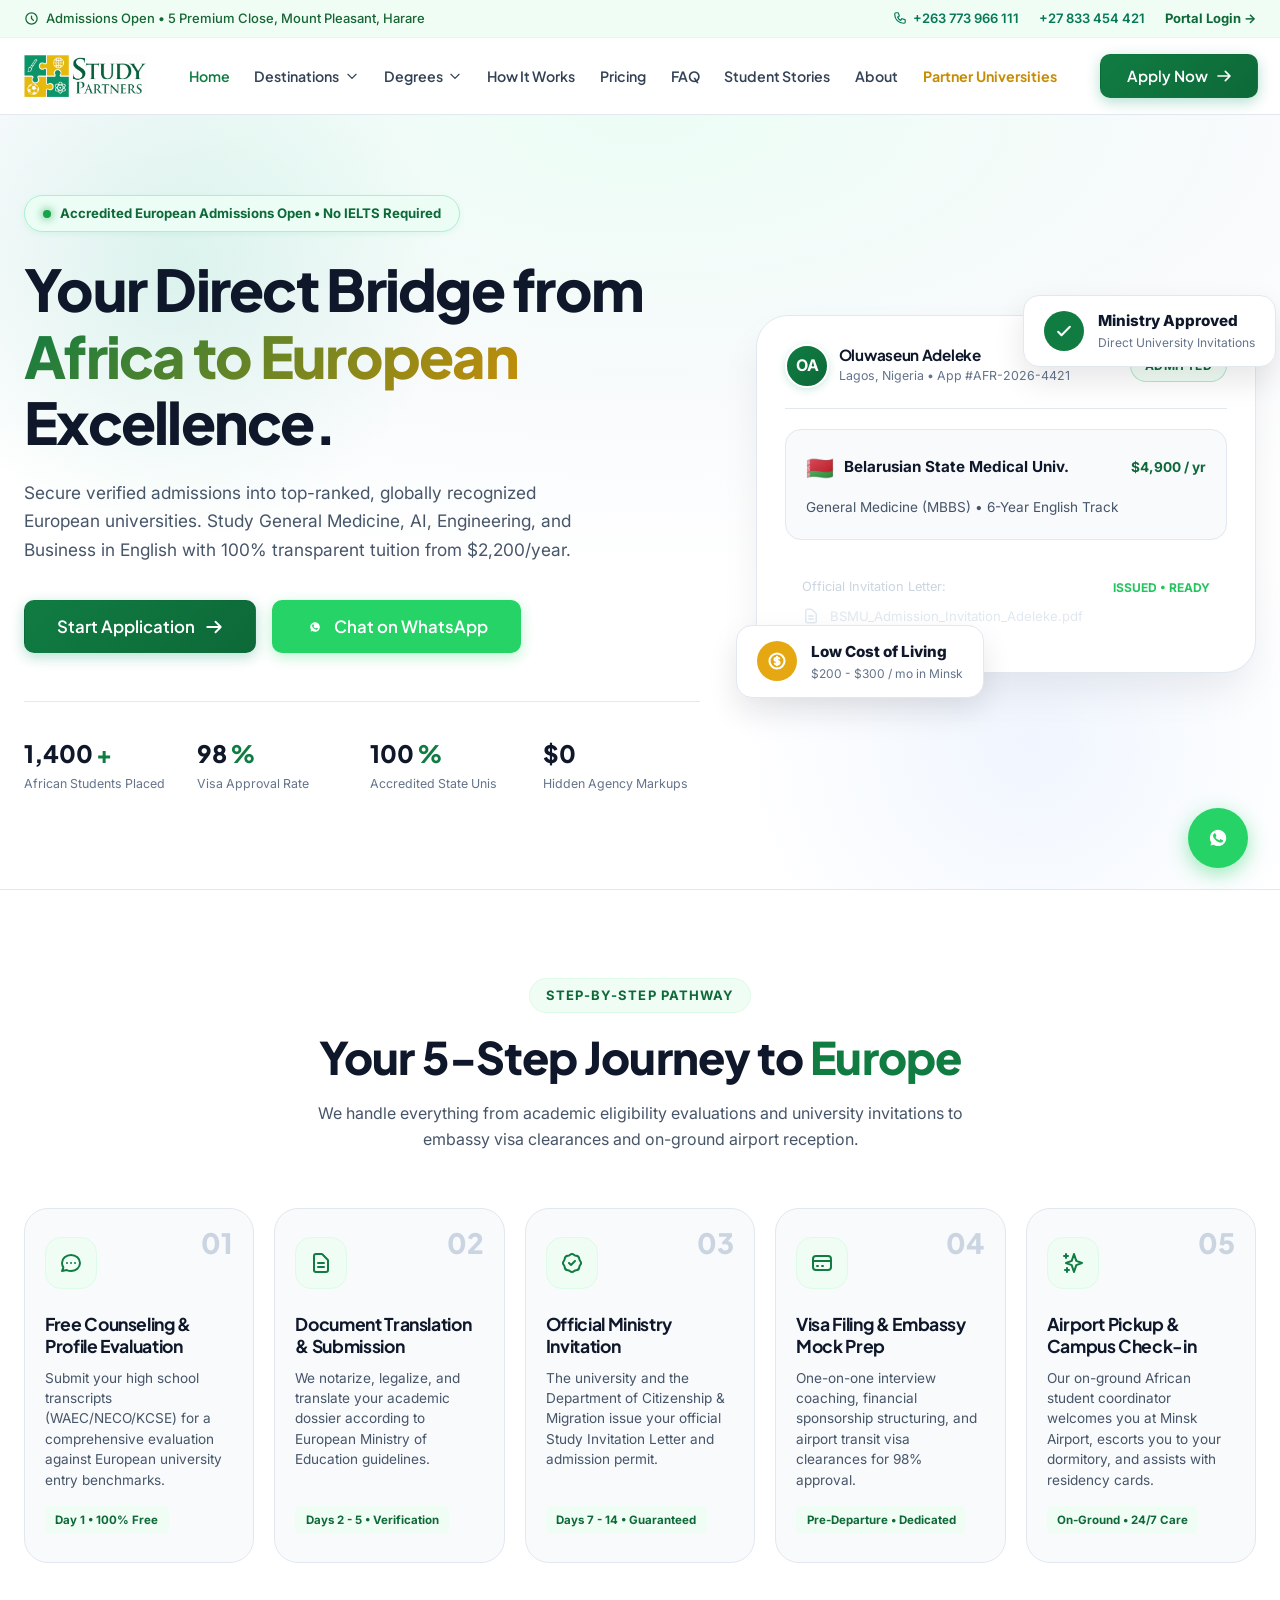
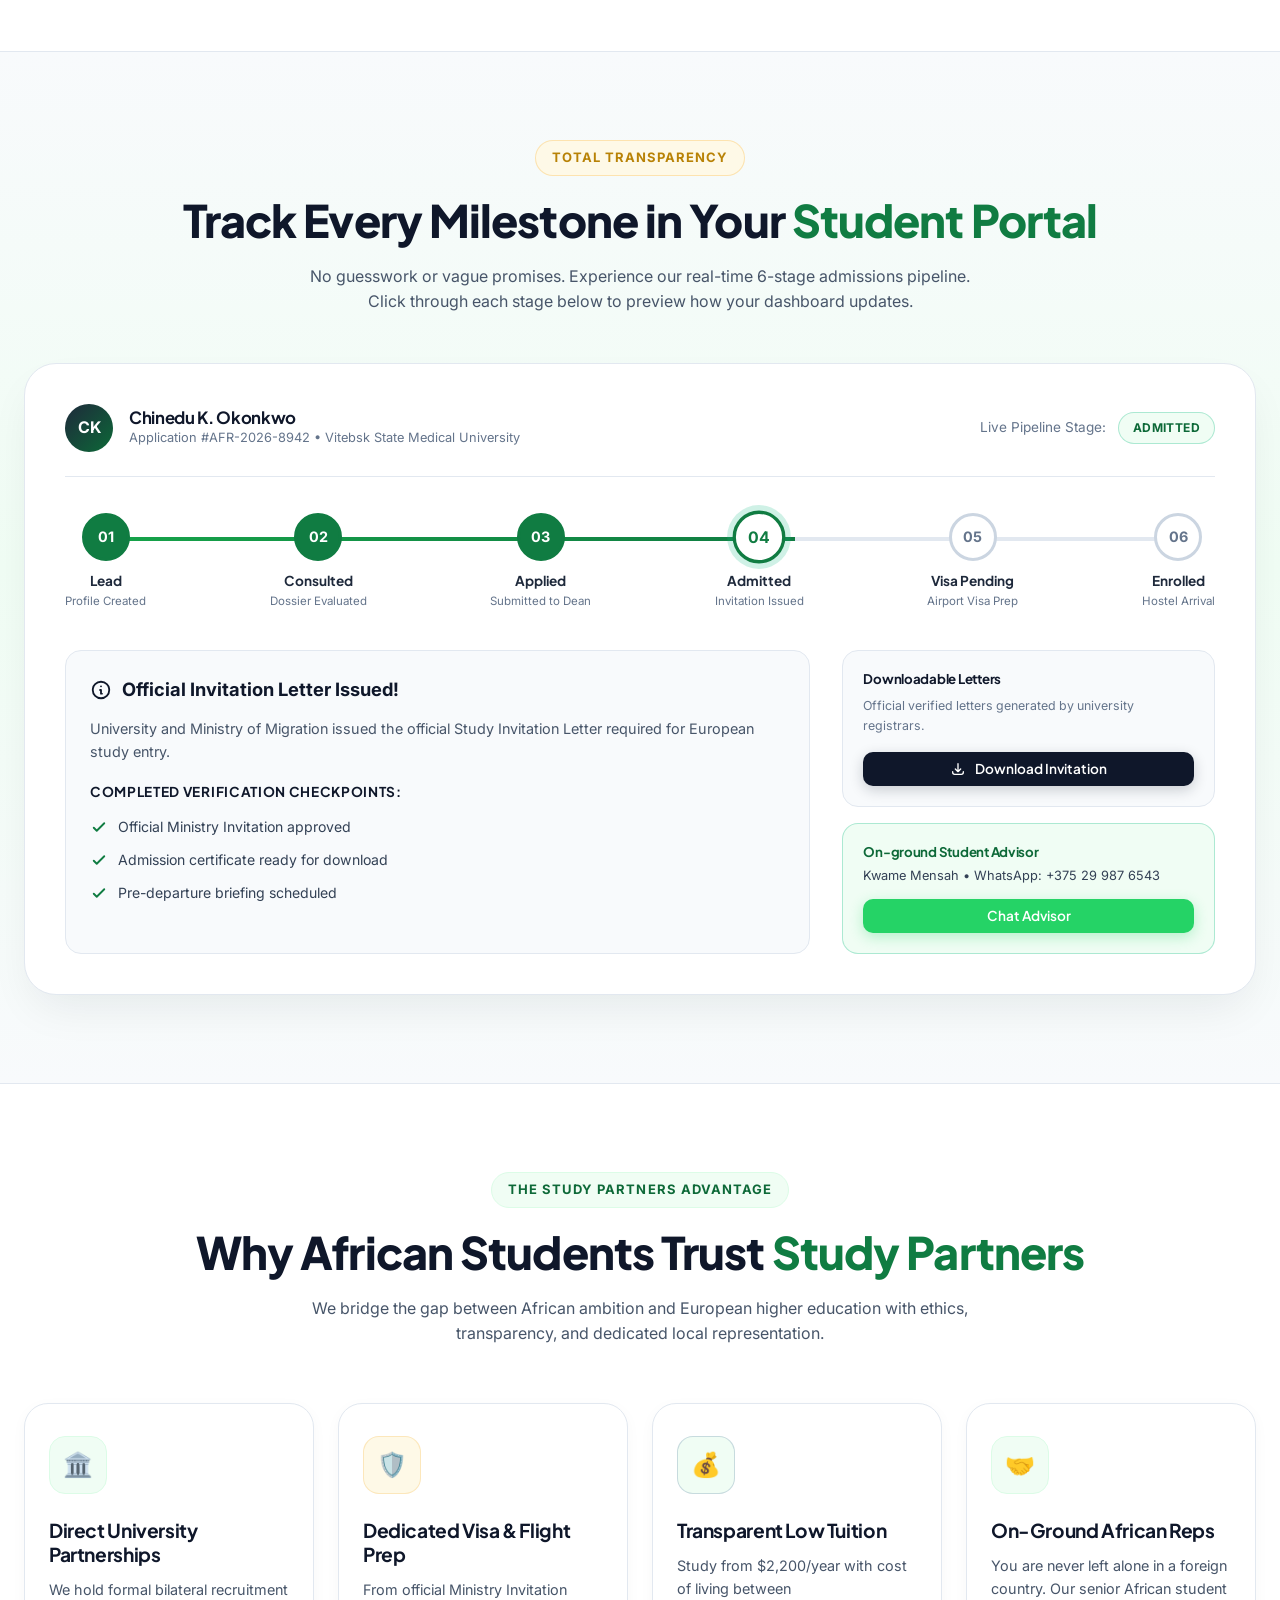
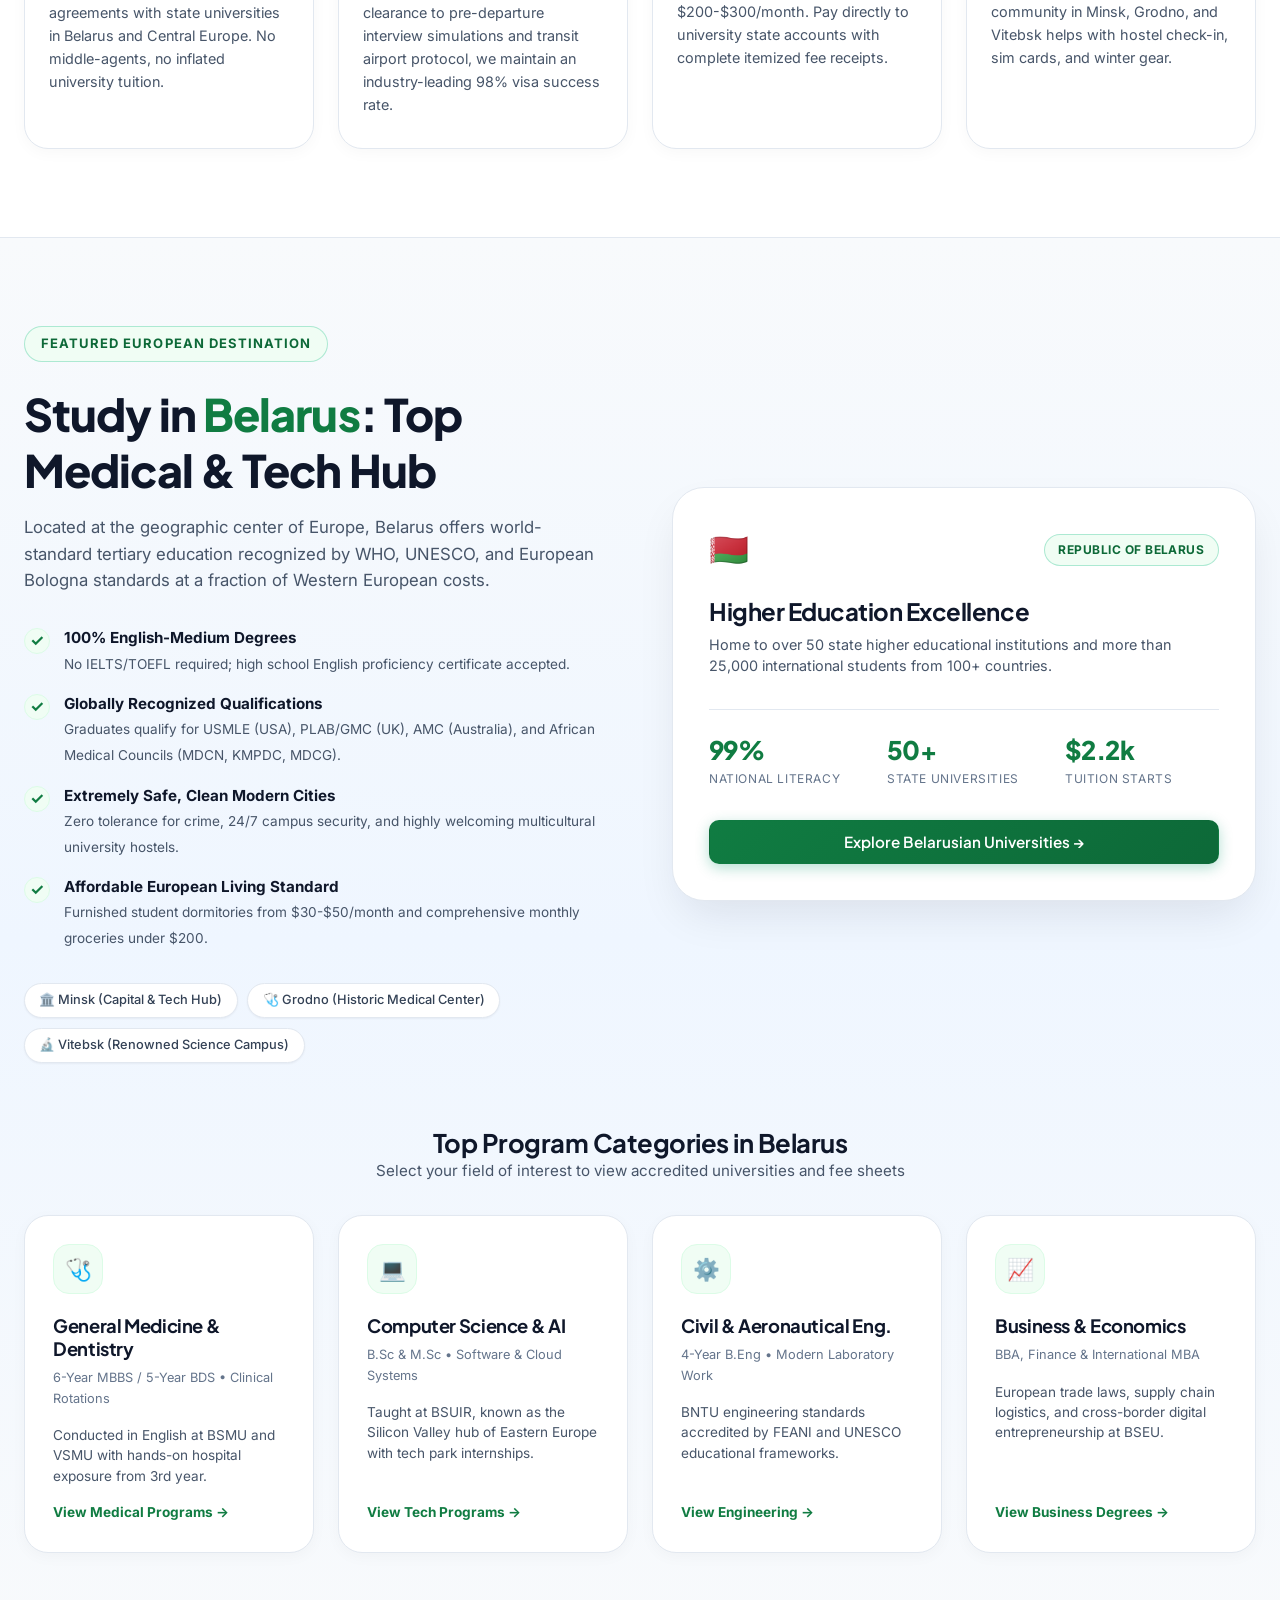
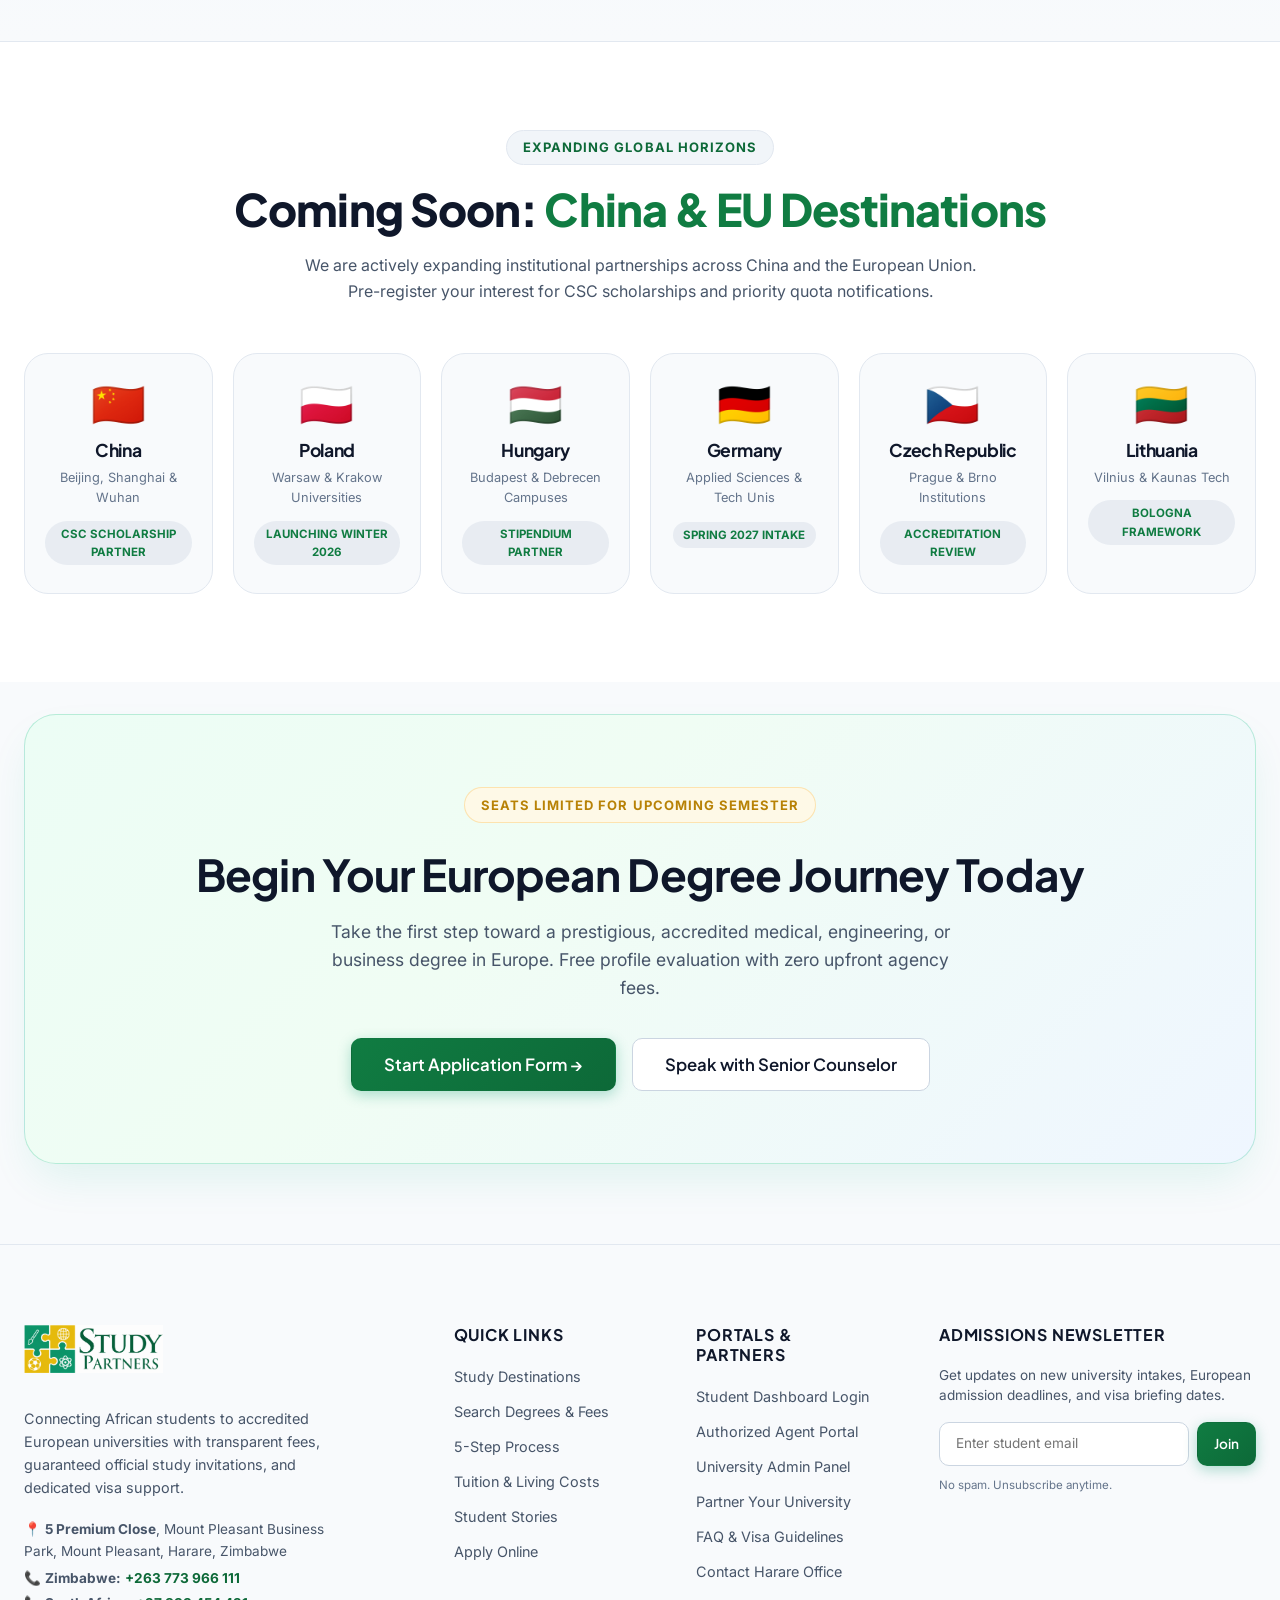
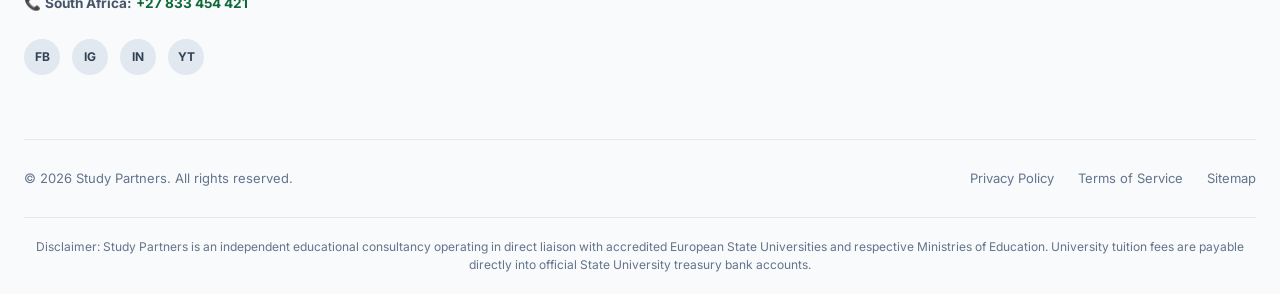
<file: index.html>
<!DOCTYPE html>
<html lang="en">
<head>
  <meta charset="UTF-8">
  <meta name="viewport" content="width=device-width, initial-scale=1.0">
  <title>Study Partners | Connecting African Students to Accredited European Universities</title>
  <meta name="description" content="Study accredited Medicine, Engineering, IT, and Business degrees in Europe. Official university invitations, 98% visa success. Study Partners Harare, Zimbabwe & South Africa.">
  <meta name="keywords" content="study partners, study abroad zimbabwe, study in europe harare, study in belarus, medical degree europe">
  
  <!-- Open Graph / Meta -->
  <meta property="og:type" content="website">
  <meta property="og:url" content="https://studypartners.co.zw/">
  <meta property="og:title" content="Study Partners | European University Placement Consultancy">
  <meta property="og:description" content="Official admission invitations, guaranteed university placement & dedicated visa guidance. Headquartered in Harare, Zimbabwe.">
  
  <link rel="stylesheet" href="css/style.css">
  <link rel="icon" type="image/png" href="images/logo.png">
</head>
<body>

  <!-- Top Info Bar -->
  <div class="top-notice-bar">
    <div class="container top-notice-content">
      <div class="top-notice-left">
        <span class="top-notice-item">
          <svg width="15" height="15" fill="none" stroke="currentColor" viewBox="0 0 24 24"><path stroke-linecap="round" stroke-linejoin="round" stroke-width="2" d="M12 8v4l3 3m6-3a9 9 0 11-18 0 9 9 0 0118 0z"/></svg>
          Admissions Open &bull; 5 Premium Close, Mount Pleasant, Harare
        </span>
      </div>
      <div class="top-notice-right">
        <a href="tel:+263773966111" class="top-notice-item">
          <svg width="14" height="14" fill="none" stroke="currentColor" viewBox="0 0 24 24"><path stroke-linecap="round" stroke-linejoin="round" stroke-width="2" d="M3 5a2 2 0 012-2h3.28a1 1 0 01.948.684l1.498 4.493a1 1 0 01-.502 1.21l-2.257 1.13a11.042 11.042 0 005.516 5.516l1.13-2.257a1 1 0 011.21-.502l4.493 1.498a1 1 0 01.684.949V19a2 2 0 01-2 2h-1C9.716 21 3 14.284 3 6V5z"/></svg>
          +263 773 966 111
        </a>
        <a href="tel:+27833454421" class="top-notice-item">
          +27 833 454 421
        </a>
        <a href="login.html" class="top-notice-item" style="color: var(--accent-emerald-700); font-weight: 700;">
          Portal Login &rarr;
        </a>
      </div>
    </div>
  </div>

  <!-- Sticky Navbar with Dropdowns -->
  <nav class="navbar" id="siteNavbar">
    <div class="container navbar-container">
      <a href="index.html" class="brand-logo" aria-label="Study Partners Home">
        <img src="images/logo.png" alt="Study Partners" class="brand-logo-img">
      </a>

      <!-- Desktop & Mobile Nav Menu -->
      <ul class="nav-menu" id="navMenu">
        <li class="nav-item">
          <a href="index.html" class="nav-link active">Home</a>
        </li>
        <li class="nav-item">
          <a href="destinations.html" class="nav-link">
            Destinations
            <svg class="arrow" width="14" height="14" fill="none" stroke="currentColor" viewBox="0 0 24 24"><path stroke-linecap="round" stroke-linejoin="round" stroke-width="2" d="M19 9l-7 7-7-7"/></svg>
          </a>
          <div class="dropdown-menu">
            <a href="destinations.html#belarus" class="dropdown-item">
              <div class="dropdown-item-icon">🇧🇾</div>
              <div>
                <div class="dropdown-title">Belarus (Featured)</div>
                <div class="dropdown-desc">Minsk, Grodno & Vitebsk Universities</div>
              </div>
            </a>
            <a href="destinations.html#europe-expansion" class="dropdown-item">
              <div class="dropdown-item-icon">🇪🇺</div>
              <div>
                <div class="dropdown-title">Coming Soon Countries</div>
                <div class="dropdown-desc">China, Poland, Germany, Hungary, Czechia</div>
              </div>
            </a>
          </div>
        </li>
        <li class="nav-item">
          <a href="degrees.html" class="nav-link">
            Degrees
            <svg class="arrow" width="14" height="14" fill="none" stroke="currentColor" viewBox="0 0 24 24"><path stroke-linecap="round" stroke-linejoin="round" stroke-width="2" d="M19 9l-7 7-7-7"/></svg>
          </a>
          <div class="dropdown-menu">
            <a href="degrees.html?category=medicine" class="dropdown-item">
              <div class="dropdown-item-icon">🩺</div>
              <div>
                <div class="dropdown-title">Medicine & Dentistry</div>
                <div class="dropdown-desc">MBBS / MD 6-yr English medium</div>
              </div>
            </a>
            <a href="degrees.html?category=engineering" class="dropdown-item">
              <div class="dropdown-item-icon">💻</div>
              <div>
                <div class="dropdown-title">Computer Science & AI</div>
                <div class="dropdown-desc">Software & Tech Engineering</div>
              </div>
            </a>
            <a href="degrees.html?category=business" class="dropdown-item">
              <div class="dropdown-item-icon">📈</div>
              <div>
                <div class="dropdown-title">Business & Economics</div>
                <div class="dropdown-desc">BBA & MBA Programs</div>
              </div>
            </a>
            <a href="degrees.html?category=foundation" class="dropdown-item">
              <div class="dropdown-item-icon">🎓</div>
              <div>
                <div class="dropdown-title">Preparatory / Foundation</div>
                <div class="dropdown-desc">Language & University Prep</div>
              </div>
            </a>
          </div>
        </li>
        <li class="nav-item">
          <a href="how-it-works.html" class="nav-link">How It Works</a>
        </li>
        <li class="nav-item">
          <a href="pricing.html" class="nav-link">Pricing</a>
        </li>
        <li class="nav-item">
          <a href="faq.html" class="nav-link">FAQ</a>
        </li>
        <li class="nav-item">
          <a href="stories.html" class="nav-link">Student Stories</a>
        </li>
        <li class="nav-item">
          <a href="about.html" class="nav-link">About</a>
        </li>
        <li class="nav-item">
          <a href="partner.html" class="nav-link" style="color: var(--accent-gold-600); font-weight: 700;">Partner Universities</a>
        </li>
      </ul>

      <!-- Navbar CTAs -->
      <div class="nav-actions">
        <a href="apply.html" class="btn btn-primary" id="navApplyBtn">
          Apply Now
          <svg width="16" height="16" fill="none" stroke="currentColor" viewBox="0 0 24 24"><path stroke-linecap="round" stroke-linejoin="round" stroke-width="2.5" d="M14 5l7 7m0 0l-7 7m7-7H3"/></svg>
        </a>
        <button class="mobile-toggle" aria-label="Toggle navigation menu">
          <svg width="24" height="24" fill="none" stroke="currentColor" viewBox="0 0 24 24">
            <path stroke-linecap="round" stroke-linejoin="round" stroke-width="2" d="M4 6h16M4 12h16M4 18h16"/>
          </svg>
        </button>
      </div>
    </div>
  </nav>

  <!-- Hero Section -->
  <header class="hero-section">
    <div class="hero-glow-1"></div>
    <div class="hero-glow-2"></div>
    <div class="container hero-grid">
      <div class="hero-content">
        <div class="hero-badge">
          <span class="pulse-dot"></span>
          <span>Accredited European Admissions Open &bull; No IELTS Required</span>
        </div>
        <h1 class="hero-title">
          Your Direct Bridge from <span class="gradient-text">Africa to European</span> Excellence.
        </h1>
        <p class="hero-subtitle">
          Secure verified admissions into top-ranked, globally recognized European universities. Study General Medicine, AI, Engineering, and Business in English with 100% transparent tuition from $2,200/year.
        </p>

        <div class="hero-cta-group">
          <a href="apply.html" class="btn btn-primary btn-lg" id="heroStartAppBtn">
            Start Application
            <svg width="18" height="18" fill="none" stroke="currentColor" viewBox="0 0 24 24"><path stroke-linecap="round" stroke-linejoin="round" stroke-width="2.5" d="M14 5l7 7m0 0l-7 7m7-7H3"/></svg>
          </a>
          <a href="https://wa.me/263773966111?text=Hello%20Study%20Partners!%20I%20am%20inquiring%20about%20European%20university%20admissions." target="_blank" rel="noopener noreferrer" class="btn btn-whatsapp btn-lg" id="heroWhatsappBtn">
            <svg width="20" height="20" fill="currentColor" viewBox="0 0 24 24"><path d="M12.031 6.172c-3.181 0-5.767 2.586-5.768 5.766-.001 1.298.38 2.27 1.019 3.287l-.582 2.128 2.182-.573c.978.58 1.911.928 3.145.929 3.178 0 5.767-2.587 5.768-5.766.001-3.187-2.575-5.77-5.764-5.771zm3.392 8.244c-.144.405-.837.774-1.17.824-.299.045-.677.063-1.092-.069-.252-.08-.575-.187-.988-.365-1.739-.751-2.874-2.502-2.961-2.617-.087-.116-.708-.94-.708-1.793s.448-1.273.607-1.446c.159-.173.346-.217.462-.217l.332.006c.106.005.249-.04.39.299.144.347.491 1.2.534 1.287.043.087.072.188.014.303-.058.116-.087.188-.173.289l-.26.303c-.087.087-.179.182-.077.356.101.173.449.741.964 1.201.662.591 1.221.774 1.394.861.173.086.275.072.376-.044.101-.116.433-.506.549-.679.116-.173.231-.144.39-.086s1.011.477 1.184.564.289.13.332.202c.043.073.043.419-.101.824z"/></svg>
            Chat on WhatsApp
          </a>
        </div>

        <!-- 4 Trust Badges -->
        <div class="hero-trust-badges">
          <div class="trust-badge-item">
            <div class="trust-badge-num">1,400<span>+</span></div>
            <div class="trust-badge-label">African Students Placed</div>
          </div>
          <div class="trust-badge-item">
            <div class="trust-badge-num">98<span>%</span></div>
            <div class="trust-badge-label">Visa Approval Rate</div>
          </div>
          <div class="trust-badge-item">
            <div class="trust-badge-num">100<span>%</span></div>
            <div class="trust-badge-label">Accredited State Unis</div>
          </div>
          <div class="trust-badge-item">
            <div class="trust-badge-num">$0</div>
            <div class="trust-badge-label">Hidden Agency Markups</div>
          </div>
        </div>
      </div>

      <!-- Hero Visual Card Preview -->
      <div class="hero-card-preview">
        <!-- Floating Stat Badge Top -->
        <div class="floating-stat-badge badge-top">
          <div class="stat-icon-circle bg-emerald">
            <svg width="20" height="20" fill="none" stroke="currentColor" viewBox="0 0 24 24"><path stroke-linecap="round" stroke-linejoin="round" stroke-width="2.5" d="M5 13l4 4L19 7"/></svg>
          </div>
          <div>
            <div style="font-weight: 800; font-size: 0.95rem; color: var(--primary-900);">Ministry Approved</div>
            <div style="font-size: 0.75rem; color: var(--neutral-500);">Direct University Invitations</div>
          </div>
        </div>

        <div class="hero-main-card">
          <div class="hero-card-header">
            <div class="student-tag-chip">
              <div class="student-avatar">OA</div>
              <div class="student-info">
                <h4>Oluwaseun Adeleke</h4>
                <p>Lagos, Nigeria &bull; App #AFR-2026-4421</p>
              </div>
            </div>
            <span class="status-pill admitted">Admitted</span>
          </div>

          <div class="hero-dest-snippet">
            <div class="dest-row">
              <div class="dest-flag-name">
                <span class="dest-flag">🇧🇾</span>
                <span>Belarusian State Medical Univ.</span>
              </div>
              <div class="dest-cost">$4,900 / yr</div>
            </div>
            <div class="dest-prog">General Medicine (MBBS) &bull; 6-Year English Track</div>
          </div>

          <div style="background: rgba(255,255,255,0.06); border-radius: var(--radius-md); padding: 1rem; border: 1px dashed rgba(255,255,255,0.2);">
            <div style="display: flex; justify-content: space-between; align-items: center; margin-bottom: 0.5rem;">
              <span style="font-size: 0.8rem; color: var(--neutral-300);">Official Invitation Letter:</span>
              <span style="font-size: 0.75rem; color: var(--accent-emerald-400); font-weight: 700;">ISSUED &bull; READY</span>
            </div>
            <div style="display: flex; align-items: center; gap: 0.6rem; color: var(--neutral-200); font-size: 0.825rem;">
              <svg width="18" height="18" fill="none" stroke="currentColor" viewBox="0 0 24 24"><path stroke-linecap="round" stroke-linejoin="round" stroke-width="2" d="M9 12h6m-6 4h6m2 5H7a2 2 0 01-2-2V5a2 2 0 012-2h5.586a1 1 0 01.707.293l5.414 5.414a1 1 0 01.293.707V19a2 2 0 01-2 2z"/></svg>
              <span>BSMU_Admission_Invitation_Adeleke.pdf</span>
            </div>
          </div>
        </div>

        <!-- Floating Stat Badge Bottom -->
        <div class="floating-stat-badge badge-bottom">
          <div class="stat-icon-circle bg-gold">
            <svg width="20" height="20" fill="none" stroke="currentColor" viewBox="0 0 24 24"><path stroke-linecap="round" stroke-linejoin="round" stroke-width="2.5" d="M12 8c-1.657 0-3 .895-3 2s1.343 2 3 2 3 .895 3 2-1.343 2-3 2m0-8c1.11 0 2.08.402 2.599 1M12 8V7m0 1v8m0 0v1m0-1c-1.11 0-2.08-.402-2.599-1M21 12a9 9 0 11-18 0 9 9 0 0118 0z"/></svg>
          </div>
          <div>
            <div style="font-weight: 800; font-size: 0.95rem; color: var(--primary-900);">Low Cost of Living</div>
            <div style="font-size: 0.75rem; color: var(--neutral-500);">$200 - $300 / mo in Minsk</div>
          </div>
        </div>
      </div>
    </div>
  </header>

  <!-- 5-Step Journey Section -->
  <section class="section-padding journey-section" id="journey">
    <div class="container">
      <div class="text-center">
        <span class="section-tag">Step-by-Step Pathway</span>
        <h2 class="section-title">Your 5-Step Journey to <span class="highlight">Europe</span></h2>
        <p class="section-desc">
          We handle everything from academic eligibility evaluations and university invitations to embassy visa clearances and on-ground airport reception.
        </p>
      </div>

      <div class="journey-steps-grid">
        <!-- Step 1 -->
        <div class="journey-step-card">
          <div class="step-number">01</div>
          <div class="step-icon-wrapper">
            <svg width="24" height="24" fill="none" stroke="currentColor" viewBox="0 0 24 24"><path stroke-linecap="round" stroke-linejoin="round" stroke-width="2" d="M8 12h.01M12 12h.01M16 12h.01M21 12c0 4.418-4.03 8-9 8a9.863 9.863 0 01-4.255-.949L3 20l1.395-3.72C3.512 15.042 3 13.574 3 12c0-4.418 4.03-8 9-8s9 3.582 9 8z"/></svg>
          </div>
          <h3 class="step-card-title">Free Counseling & Profile Evaluation</h3>
          <p class="step-card-desc">
            Submit your high school transcripts (WAEC/NECO/KCSE) for a comprehensive evaluation against European university entry benchmarks.
          </p>
          <span class="step-tag-pill">Day 1 &bull; 100% Free</span>
        </div>

        <!-- Step 2 -->
        <div class="journey-step-card">
          <div class="step-number">02</div>
          <div class="step-icon-wrapper">
            <svg width="24" height="24" fill="none" stroke="currentColor" viewBox="0 0 24 24"><path stroke-linecap="round" stroke-linejoin="round" stroke-width="2" d="M9 12h6m-6 4h6m2 5H7a2 2 0 01-2-2V5a2 2 0 012-2h5.586a1 1 0 01.707.293l5.414 5.414a1 1 0 01.293.707V19a2 2 0 01-2 2z"/></svg>
          </div>
          <h3 class="step-card-title">Document Translation & Submission</h3>
          <p class="step-card-desc">
            We notarize, legalize, and translate your academic dossier according to European Ministry of Education guidelines.
          </p>
          <span class="step-tag-pill">Days 2 - 5 &bull; Verification</span>
        </div>

        <!-- Step 3 -->
        <div class="journey-step-card">
          <div class="step-number">03</div>
          <div class="step-icon-wrapper">
            <svg width="24" height="24" fill="none" stroke="currentColor" viewBox="0 0 24 24"><path stroke-linecap="round" stroke-linejoin="round" stroke-width="2" d="M9 12l2 2 4-4M7.835 4.697a3.42 3.42 0 001.946-.806 3.42 3.42 0 014.438 0 3.42 3.42 0 001.946.806 3.42 3.42 0 013.138 3.138 3.42 3.42 0 00.806 1.946 3.42 3.42 0 010 4.438 3.42 3.42 0 00-.806 1.946 3.42 3.42 0 01-3.138 3.138 3.42 3.42 0 00-1.946.806 3.42 3.42 0 01-4.438 0 3.42 3.42 0 00-1.946-.806 3.42 3.42 0 01-3.138-3.138 3.42 3.42 0 00-.806-1.946 3.42 3.42 0 010-4.438 3.42 3.42 0 00.806-1.946 3.42 3.42 0 013.138-3.138z"/></svg>
          </div>
          <h3 class="step-card-title">Official Ministry Invitation</h3>
          <p class="step-card-desc">
            The university and the Department of Citizenship & Migration issue your official Study Invitation Letter and admission permit.
          </p>
          <span class="step-tag-pill">Days 7 - 14 &bull; Guaranteed</span>
        </div>

        <!-- Step 4 -->
        <div class="journey-step-card">
          <div class="step-number">04</div>
          <div class="step-icon-wrapper">
            <svg width="24" height="24" fill="none" stroke="currentColor" viewBox="0 0 24 24"><path stroke-linecap="round" stroke-linejoin="round" stroke-width="2" d="M3 10h18M7 15h1m4 0h1m-7 4h12a3 3 0 003-3V8a3 3 0 00-3-3H6a3 3 0 00-3 3v8a3 3 0 003 3z"/></svg>
          </div>
          <h3 class="step-card-title">Visa Filing & Embassy Mock Prep</h3>
          <p class="step-card-desc">
            One-on-one interview coaching, financial sponsorship structuring, and airport transit visa clearances for 98% approval.
          </p>
          <span class="step-tag-pill">Pre-Departure &bull; Dedicated</span>
        </div>

        <!-- Step 5 -->
        <div class="journey-step-card">
          <div class="step-number">05</div>
          <div class="step-icon-wrapper">
            <svg width="24" height="24" fill="none" stroke="currentColor" viewBox="0 0 24 24"><path stroke-linecap="round" stroke-linejoin="round" stroke-width="2" d="M5 3v4M3 5h4M6 17v4m-2-2h4m5-16l2.286 6.857L21 12l-5.714 2.143L13 21l-2.286-6.857L5 12l5.714-2.143L13 3z"/></svg>
          </div>
          <h3 class="step-card-title">Airport Pickup & Campus Check-in</h3>
          <p class="step-card-desc">
            Our on-ground African student coordinator welcomes you at Minsk Airport, escorts you to your dormitory, and assists with residency cards.
          </p>
          <span class="step-tag-pill">On-Ground &bull; 24/7 Care</span>
        </div>
      </div>
    </div>
  </section>

  <!-- Student Portal Promo Pipeline Showcase -->
  <section class="section-padding portal-promo-section" id="portal-showcase">
    <div class="container">
      <div class="text-center">
        <span class="section-tag gold">Total Transparency</span>
        <h2 class="section-title">Track Every Milestone in Your <span class="highlight">Student Portal</span></h2>
        <p class="section-desc">
          No guesswork or vague promises. Experience our real-time 6-stage admissions pipeline. Click through each stage below to preview how your dashboard updates.
        </p>
      </div>

      <div class="pipeline-container">
        <div class="pipeline-top-bar">
          <div class="pipeline-user-tag">
            <div class="pipeline-user-avatar">CK</div>
            <div>
              <h4 style="font-size: 1.05rem; color: var(--primary-900);">Chinedu K. Okonkwo</h4>
              <p style="font-size: 0.8rem; color: var(--neutral-500);">Application #AFR-2026-8942 &bull; Vitebsk State Medical University</p>
            </div>
          </div>
          <div style="display: flex; align-items: center; gap: 0.75rem;">
            <span style="font-size: 0.85rem; color: var(--neutral-500);">Live Pipeline Stage:</span>
            <span id="pipelineStatusPill" class="status-pill admitted">Admitted</span>
          </div>
        </div>

        <!-- 6-Stage Stepper Bar -->
        <div class="stepper-pipeline">
          <div class="stepper-pipeline-progress"></div>

          <div class="stepper-node completed" data-stage="0">
            <div class="node-circle">01</div>
            <div class="node-label">Lead</div>
            <div class="node-date">Profile Created</div>
          </div>

          <div class="stepper-node completed" data-stage="1">
            <div class="node-circle">02</div>
            <div class="node-label">Consulted</div>
            <div class="node-date">Dossier Evaluated</div>
          </div>

          <div class="stepper-node completed" data-stage="2">
            <div class="node-circle">03</div>
            <div class="node-label">Applied</div>
            <div class="node-date">Submitted to Dean</div>
          </div>

          <div class="stepper-node current" data-stage="3">
            <div class="node-circle">04</div>
            <div class="node-label">Admitted</div>
            <div class="node-date">Invitation Issued</div>
          </div>

          <div class="stepper-node" data-stage="4">
            <div class="node-circle">05</div>
            <div class="node-label">Visa Pending</div>
            <div class="node-date">Airport Visa Prep</div>
          </div>

          <div class="stepper-node" data-stage="5">
            <div class="node-circle">06</div>
            <div class="node-label">Enrolled</div>
            <div class="node-date">Hostel Arrival</div>
          </div>
        </div>

        <!-- Live Details for Active Step -->
        <div class="stepper-details-grid">
          <div class="current-status-box">
            <div class="status-heading">
              <svg width="22" height="22" fill="none" stroke="currentColor" viewBox="0 0 24 24"><path stroke-linecap="round" stroke-linejoin="round" stroke-width="2" d="M13 16h-1v-4h-1m1-4h.01M21 12a9 9 0 11-18 0 9 9 0 0118 0z"/></svg>
              <span id="pipelineStageTitle">Official Invitation Letter Issued!</span>
            </div>
            <p id="pipelineStageDesc" style="color: var(--neutral-600); font-size: 0.9rem; margin-bottom: 1.25rem;">
              University and Ministry of Migration issued the official Study Invitation Letter required for European study entry.
            </p>
            <h5 style="font-size: 0.85rem; text-transform: uppercase; letter-spacing: 0.05em; color: var(--primary-900); margin-bottom: 0.5rem;">Completed Verification Checkpoints:</h5>
            <div class="status-checklist" id="pipelineChecklist">
              <!-- Rendered via main.js -->
            </div>
          </div>

          <div class="portal-action-sidebar">
            <div class="portal-sidebar-card">
              <h5 style="color: var(--primary-900); margin-bottom: 0.5rem;">Downloadable Letters</h5>
              <p style="font-size: 0.775rem; color: var(--neutral-500); margin-bottom: 1rem;">Official verified letters generated by university registrars.</p>
              <a href="#" class="btn btn-navy btn-sm" style="width: 100%;" onclick="showToast('Downloading Invitation Letter PDF...', 'success'); return false;">
                <svg width="16" height="16" fill="none" stroke="currentColor" viewBox="0 0 24 24"><path stroke-linecap="round" stroke-linejoin="round" stroke-width="2" d="M4 16v1a3 3 0 003 3h10a3 3 0 003-3v-1m-4-4l-4 4m0 0l-4-4m4 4V4"/></svg>
                Download Invitation
              </a>
            </div>

            <div class="portal-sidebar-card" style="background: var(--accent-emerald-50); border-color: rgba(16, 185, 129, 0.3);">
              <h5 style="color: var(--accent-emerald-700); margin-bottom: 0.35rem;">On-ground Student Advisor</h5>
              <p style="font-size: 0.8rem; color: var(--neutral-700); margin-bottom: 0.75rem;">Kwame Mensah &bull; WhatsApp: +375 29 987 6543</p>
              <a href="https://wa.me/375291234567" target="_blank" class="btn btn-whatsapp btn-sm" style="width: 100%;">Chat Advisor</a>
            </div>
          </div>
        </div>
      </div>
    </div>
  </section>

  <!-- 4 "Why Us" Cards -->
  <section class="section-padding" id="why-us" style="background-color: var(--white);">
    <div class="container">
      <div class="text-center">
        <span class="section-tag">The Study Partners Advantage</span>
        <h2 class="section-title">Why African Students Trust <span class="highlight">Study Partners</span></h2>
        <p class="section-desc">
          We bridge the gap between African ambition and European higher education with ethics, transparency, and dedicated local representation.
        </p>
      </div>

      <div class="why-us-grid">
        <!-- Card 1 -->
        <div class="why-card">
          <div class="why-icon-box">🏛️</div>
          <h3 class="why-card-title">Direct University Partnerships</h3>
          <p class="why-card-desc">
            We hold formal bilateral recruitment agreements with state universities in Belarus and Central Europe. No middle-agents, no inflated university tuition.
          </p>
        </div>

        <!-- Card 2 -->
        <div class="why-card">
          <div class="why-icon-box">🛡️</div>
          <h3 class="why-card-title">Dedicated Visa & Flight Prep</h3>
          <p class="why-card-desc">
            From official Ministry Invitation clearance to pre-departure interview simulations and transit airport protocol, we maintain an industry-leading 98% visa success rate.
          </p>
        </div>

        <!-- Card 3 -->
        <div class="why-card">
          <div class="why-icon-box">💰</div>
          <h3 class="why-card-title">Transparent Low Tuition</h3>
          <p class="why-card-desc">
            Study from $2,200/year with cost of living between $200-$300/month. Pay directly to university state accounts with complete itemized fee receipts.
          </p>
        </div>

        <!-- Card 4 -->
        <div class="why-card">
          <div class="why-icon-box">🤝</div>
          <h3 class="why-card-title">On-Ground African Reps</h3>
          <p class="why-card-desc">
            You are never left alone in a foreign country. Our senior African student community in Minsk, Grodno, and Vitebsk helps with hostel check-in, sim cards, and winter gear.
          </p>
        </div>
      </div>
    </div>
  </section>

  <!-- Featured Destination: Belarus -->
  <section class="section-padding featured-dest-section" id="featured-destination">
    <div class="container">
      <div class="dest-split-grid">
        <div class="dest-details-col">
          <span class="section-tag">Featured European Destination</span>
          <h2 class="section-title" style="margin-top: 0.5rem;">
            Study in <span class="highlight">Belarus</span>: Top Medical & Tech Hub
          </h2>
          <p style="color: var(--neutral-600); font-size: 1.05rem; line-height: 1.6; margin-top: 1rem;">
            Located at the geographic center of Europe, Belarus offers world-standard tertiary education recognized by WHO, UNESCO, and European Bologna standards at a fraction of Western European costs.
          </p>

          <div class="dest-bullets-list">
            <div class="dest-bullet-item">
              <div class="dest-bullet-icon">&#10003;</div>
              <div class="dest-bullet-text">
                <strong>100% English-Medium Degrees</strong>
                <span>No IELTS/TOEFL required; high school English proficiency certificate accepted.</span>
              </div>
            </div>

            <div class="dest-bullet-item">
              <div class="dest-bullet-icon">&#10003;</div>
              <div class="dest-bullet-text">
                <strong>Globally Recognized Qualifications</strong>
                <span>Graduates qualify for USMLE (USA), PLAB/GMC (UK), AMC (Australia), and African Medical Councils (MDCN, KMPDC, MDCG).</span>
              </div>
            </div>

            <div class="dest-bullet-item">
              <div class="dest-bullet-icon">&#10003;</div>
              <div class="dest-bullet-text">
                <strong>Extremely Safe, Clean Modern Cities</strong>
                <span>Zero tolerance for crime, 24/7 campus security, and highly welcoming multicultural university hostels.</span>
              </div>
            </div>

            <div class="dest-bullet-item">
              <div class="dest-bullet-icon">&#10003;</div>
              <div class="dest-bullet-text">
                <strong>Affordable European Living Standard</strong>
                <span>Furnished student dormitories from $30-$50/month and comprehensive monthly groceries under $200.</span>
              </div>
            </div>
          </div>

          <div class="dest-city-tags">
            <span class="city-badge">🏛️ Minsk (Capital & Tech Hub)</span>
            <span class="city-badge">🩺 Grodno (Historic Medical Center)</span>
            <span class="city-badge">🔬 Vitebsk (Renowned Science Campus)</span>
          </div>
        </div>

        <!-- Destination Visual Stat Card -->
        <div class="dest-visual-wrapper">
          <div class="dest-banner-card">
            <div style="display: flex; align-items: center; justify-content: space-between;">
              <span style="font-size: 2rem;">🇧🇾</span>
              <span class="status-pill admitted">Republic of Belarus</span>
            </div>
            <h3 style="color: var(--primary-900); font-size: 1.5rem; margin: 1.25rem 0 0.5rem;">Higher Education Excellence</h3>
            <p style="color: var(--neutral-600); font-size: 0.9rem; line-height: 1.5;">
              Home to over 50 state higher educational institutions and more than 25,000 international students from 100+ countries.
            </p>

            <div class="dest-stat-bar">
              <div class="dest-stat-item">
                <h3>99%</h3>
                <p>National Literacy</p>
              </div>
              <div class="dest-stat-item">
                <h3>50+</h3>
                <p>State Universities</p>
              </div>
              <div class="dest-stat-item">
                <h3>$2.2k</h3>
                <p>Tuition Starts</p>
              </div>
            </div>

            <div style="margin-top: 2rem;">
              <a href="destinations.html" class="btn btn-primary" style="width: 100%;">
                Explore Belarusian Universities &rarr;
              </a>
            </div>
          </div>
        </div>
      </div>

      <!-- 4 Program-Category Cards -->
      <div class="program-cats-heading text-center">
        <h3 style="color: var(--primary-900); font-size: 1.6rem; font-weight: 700;">Top Program Categories in Belarus</h3>
        <p style="color: var(--neutral-600); font-size: 0.95rem;">Select your field of interest to view accredited universities and fee sheets</p>
      </div>

      <div class="program-cats-grid">
        <!-- Cat 1 -->
        <div class="program-cat-card">
          <div class="program-cat-icon">🩺</div>
          <h4 class="program-cat-title">General Medicine & Dentistry</h4>
          <p class="program-cat-meta">6-Year MBBS / 5-Year BDS &bull; Clinical Rotations</p>
          <p style="color: var(--neutral-600); font-size: 0.85rem; line-height: 1.5; margin-bottom: 1rem;">
            Conducted in English at BSMU and VSMU with hands-on hospital exposure from 3rd year.
          </p>
          <a href="degrees.html?category=medicine" class="program-cat-badge">View Medical Programs &rarr;</a>
        </div>

        <!-- Cat 2 -->
        <div class="program-cat-card">
          <div class="program-cat-icon">💻</div>
          <h4 class="program-cat-title">Computer Science & AI</h4>
          <p class="program-cat-meta">B.Sc & M.Sc &bull; Software & Cloud Systems</p>
          <p style="color: var(--neutral-600); font-size: 0.85rem; line-height: 1.5; margin-bottom: 1rem;">
            Taught at BSUIR, known as the Silicon Valley hub of Eastern Europe with tech park internships.
          </p>
          <a href="degrees.html?category=engineering" class="program-cat-badge">View Tech Programs &rarr;</a>
        </div>

        <!-- Cat 3 -->
        <div class="program-cat-card">
          <div class="program-cat-icon">⚙️</div>
          <h4 class="program-cat-title">Civil & Aeronautical Eng.</h4>
          <p class="program-cat-meta">4-Year B.Eng &bull; Modern Laboratory Work</p>
          <p style="color: var(--neutral-600); font-size: 0.85rem; line-height: 1.5; margin-bottom: 1rem;">
            BNTU engineering standards accredited by FEANI and UNESCO educational frameworks.
          </p>
          <a href="degrees.html?category=engineering" class="program-cat-badge">View Engineering &rarr;</a>
        </div>

        <!-- Cat 4 -->
        <div class="program-cat-card">
          <div class="program-cat-icon">📈</div>
          <h4 class="program-cat-title">Business & Economics</h4>
          <p class="program-cat-meta">BBA, Finance & International MBA</p>
          <p style="color: var(--neutral-600); font-size: 0.85rem; line-height: 1.5; margin-bottom: 1rem;">
            European trade laws, supply chain logistics, and cross-border digital entrepreneurship at BSEU.
          </p>
          <a href="degrees.html?category=business" class="program-cat-badge">View Business Degrees &rarr;</a>
        </div>
      </div>
    </div>
  </section>

  <!-- Coming Soon Global & European Countries -->
  <section class="section-padding coming-soon-section" id="coming-soon">
    <div class="container text-center">
      <span class="section-tag navy">Expanding Global Horizons</span>
      <h2 class="section-title">Coming Soon: <span class="highlight">China & EU Destinations</span></h2>
      <p class="section-desc">
        We are actively expanding institutional partnerships across China and the European Union. Pre-register your interest for CSC scholarships and priority quota notifications.
      </p>

      <div class="countries-grid">
        <!-- China -->
        <div class="country-card">
          <div class="country-flag-large">🇨🇳</div>
          <h4 class="country-name">China</h4>
          <p style="font-size: 0.8rem; color: var(--neutral-500); margin-bottom: 0.75rem;">Beijing, Shanghai & Wuhan</p>
          <span class="country-status-pill">CSC Scholarship Partner</span>
        </div>

        <!-- Poland -->
        <div class="country-card">
          <div class="country-flag-large">🇵🇱</div>
          <h4 class="country-name">Poland</h4>
          <p style="font-size: 0.8rem; color: var(--neutral-500); margin-bottom: 0.75rem;">Warsaw & Krakow Universities</p>
          <span class="country-status-pill">Launching Winter 2026</span>
        </div>

        <!-- Hungary -->
        <div class="country-card">
          <div class="country-flag-large">🇭🇺</div>
          <h4 class="country-name">Hungary</h4>
          <p style="font-size: 0.8rem; color: var(--neutral-500); margin-bottom: 0.75rem;">Budapest & Debrecen Campuses</p>
          <span class="country-status-pill">Stipendium Partner</span>
        </div>

        <!-- Germany -->
        <div class="country-card">
          <div class="country-flag-large">🇩🇪</div>
          <h4 class="country-name">Germany</h4>
          <p style="font-size: 0.8rem; color: var(--neutral-500); margin-bottom: 0.75rem;">Applied Sciences & Tech Unis</p>
          <span class="country-status-pill">Spring 2027 Intake</span>
        </div>

        <!-- Czech Republic -->
        <div class="country-card">
          <div class="country-flag-large">🇨🇿</div>
          <h4 class="country-name">Czech Republic</h4>
          <p style="font-size: 0.8rem; color: var(--neutral-500); margin-bottom: 0.75rem;">Prague & Brno Institutions</p>
          <span class="country-status-pill">Accreditation Review</span>
        </div>

        <!-- Lithuania -->
        <div class="country-card">
          <div class="country-flag-large">🇱🇹</div>
          <h4 class="country-name">Lithuania</h4>
          <p style="font-size: 0.8rem; color: var(--neutral-500); margin-bottom: 0.75rem;">Vilnius & Kaunas Tech</p>
          <span class="country-status-pill">Bologna Framework</span>
        </div>
      </div>
    </div>
  </section>

  <!-- Final High-Conversion CTA Banner -->
  <section class="container">
    <div class="final-cta-section">
      <span class="section-tag gold" style="margin-bottom: 1.5rem;">Seats Limited for Upcoming Semester</span>
      <h2>Begin Your European Degree Journey Today</h2>
      <p>
        Take the first step toward a prestigious, accredited medical, engineering, or business degree in Europe. Free profile evaluation with zero upfront agency fees.
      </p>
      <div class="final-cta-actions">
        <a href="apply.html" class="btn btn-primary btn-lg" id="finalCtaApplyBtn">
          Start Application Form &rarr;
        </a>
        <a href="contact.html" class="btn btn-outline-white btn-lg">
          Speak with Senior Counselor
        </a>
      </div>
    </div>
  </section>

  <!-- Site Footer -->
  <footer class="site-footer">
    <div class="container">
      <div class="footer-top-grid">
        <div class="footer-brand-col">
          <a href="index.html" class="brand-logo" style="margin-bottom: 1rem; display: inline-block;">
            <img src="images/logo.png" alt="Study Partners" class="brand-logo-img" style="height: 48px;">
          </a>
          <p style="margin-top: 0.75rem;">
            Connecting African students to accredited European universities with transparent fees, guaranteed official study invitations, and dedicated visa support.
          </p>
          <div style="margin-top: 1.25rem; font-size: 0.85rem; color: var(--neutral-600); line-height: 1.6;">
            <p>📍 <strong>5 Premium Close</strong>, Mount Pleasant Business Park, Mount Pleasant, Harare, Zimbabwe</p>
            <p style="margin-top: 0.35rem;">📞 <strong>Zimbabwe:</strong> <a href="tel:+263773966111" style="color: var(--accent-emerald-700); font-weight: 700;">+263 773 966 111</a></p>
            <p style="margin-top: 0.2rem;">📞 <strong>South Africa:</strong> <a href="tel:+27833454421" style="color: var(--accent-emerald-700); font-weight: 700;">+27 833 454 421</a></p>
          </div>
          <div class="footer-socials">
            <a href="#" class="social-icon-btn" aria-label="Facebook">FB</a>
            <a href="#" class="social-icon-btn" aria-label="Instagram">IG</a>
            <a href="#" class="social-icon-btn" aria-label="LinkedIn">IN</a>
            <a href="#" class="social-icon-btn" aria-label="YouTube">YT</a>
          </div>
        </div>

        <div>
          <h4 class="footer-heading">Quick Links</h4>
          <ul class="footer-links-list">
            <li><a href="destinations.html">Study Destinations</a></li>
            <li><a href="degrees.html">Search Degrees & Fees</a></li>
            <li><a href="how-it-works.html">5-Step Process</a></li>
            <li><a href="pricing.html">Tuition & Living Costs</a></li>
            <li><a href="stories.html">Student Stories</a></li>
            <li><a href="apply.html">Apply Online</a></li>
          </ul>
        </div>

        <div>
          <h4 class="footer-heading">Portals & Partners</h4>
          <ul class="footer-links-list">
            <li><a href="login.html">Student Dashboard Login</a></li>
            <li><a href="login.html?role=agent">Authorized Agent Portal</a></li>
            <li><a href="login.html?role=admin">University Admin Panel</a></li>
            <li><a href="partner.html">Partner Your University</a></li>
            <li><a href="faq.html">FAQ & Visa Guidelines</a></li>
            <li><a href="contact.html">Contact Harare Office</a></li>
          </ul>
        </div>

        <div>
          <h4 class="footer-heading">Admissions Newsletter</h4>
          <p style="font-size: 0.85rem; color: var(--neutral-600); line-height: 1.5;">
            Get updates on new university intakes, European admission deadlines, and visa briefing dates.
          </p>
          <form class="newsletter-form" onsubmit="event.preventDefault(); showToast('Subscribed! Check your inbox for study guides.', 'success'); this.reset();">
            <input type="email" class="newsletter-input" placeholder="Enter student email" required>
            <button type="submit" class="btn btn-primary btn-sm">Join</button>
          </form>
          <p style="font-size: 0.72rem; color: var(--neutral-500); margin-top: 0.6rem;">No spam. Unsubscribe anytime.</p>
        </div>
      </div>

      <div class="footer-bottom-bar">
        <div>&copy; 2026 Study Partners. All rights reserved.</div>
        <div style="display: flex; gap: 1.5rem;">
          <a href="#" onclick="alert('Privacy policy: We respect student data strictly in compliance with data privacy standards.'); return false;">Privacy Policy</a>
          <a href="#" onclick="alert('Terms: Study Partners facilitates official institutional admissions.'); return false;">Terms of Service</a>
          <a href="sitemap.xml">Sitemap</a>
        </div>
      </div>

      <div class="footer-disclaimer">
        Disclaimer: Study Partners is an independent educational consultancy operating in direct liaison with accredited European State Universities and respective Ministries of Education. University tuition fees are payable directly into official State University treasury bank accounts.
      </div>
    </div>
  </footer>

  <!-- Floating WhatsApp Action Button & Interactive Chat Popup -->
  <button class="floating-whatsapp-btn" id="floatingWhatsAppBtn" aria-label="Chat with Admissions Counselor on WhatsApp">
    <svg width="34" height="34" fill="currentColor" viewBox="0 0 24 24">
      <path d="M12.031 6.172c-3.181 0-5.767 2.586-5.768 5.766-.001 1.298.38 2.27 1.019 3.287l-.582 2.128 2.182-.573c.978.58 1.911.928 3.145.929 3.178 0 5.767-2.587 5.768-5.766.001-3.187-2.575-5.77-5.764-5.771zm3.392 8.244c-.144.405-.837.774-1.17.824-.299.045-.677.063-1.092-.069-.252-.08-.575-.187-.988-.365-1.739-.751-2.874-2.502-2.961-2.617-.087-.116-.708-.94-.708-1.793s.448-1.273.607-1.446c.159-.173.346-.217.462-.217l.332.006c.106.005.249-.04.39.299.144.347.491 1.2.534 1.287.043.087.072.188.014.303-.058.116-.087.188-.173.289l-.26.303c-.087.087-.179.182-.077.356.101.173.449.741.964 1.201.662.591 1.221.774 1.394.861.173.086.275.072.376-.044.101-.116.433-.506.549-.679.116-.173.231-.144.39-.086s1.011.477 1.184.564.289.13.332.202c.043.073.043.419-.101.824z"/>
    </svg>
    <span class="whatsapp-tooltip">Chat on WhatsApp</span>
  </button>

  <!-- Interactive WhatsApp Popup Box -->
  <div class="whatsapp-chat-popup" id="whatsappPopup">
    <div class="popup-header">
      <div class="popup-advisor">
        <div class="advisor-avatar">SP</div>
        <div class="advisor-details">
          <h5>Study Partners Admissions</h5>
          <p>Online &bull; Harare & International Desk</p>
        </div>
      </div>
      <button class="popup-close-btn" id="closeWhatsappPopup" aria-label="Close chat popup">&times;</button>
    </div>
    <div class="popup-body">
      <div class="chat-bubble">
        👋 Hello! Welcome to Study Partners. Are you looking to study Medicine, Engineering, or Business at an accredited European university?
        <div class="chat-time">Just now</div>
      </div>
    </div>
    <div class="popup-footer">
      <div style="display: flex; gap: 0.5rem;">
        <input type="text" id="whatsappQuickInput" placeholder="Type your message..." style="flex: 1; padding: 0.55rem 0.75rem; border: 1px solid var(--neutral-300); border-radius: var(--radius-sm); font-size: 0.85rem;">
        <button id="sendQuickChatBtn" class="btn btn-whatsapp btn-sm" style="padding: 0.55rem 0.85rem;">
          <svg width="16" height="16" fill="currentColor" viewBox="0 0 20 20"><path d="M10.894 2.553a1 1 0 00-1.788 0l-7 14a1 1 0 001.169 1.409l5-1.429A1 1 0 009 15.571V11a1 1 0 112 0v4.571a1 1 0 00.725.962l5 1.428a1 1 0 001.17-1.408l-7-14z"/></svg>
        </button>
      </div>
    </div>
  </div>

  <script src="js/main.js"></script>
</body>
</html>
</file>
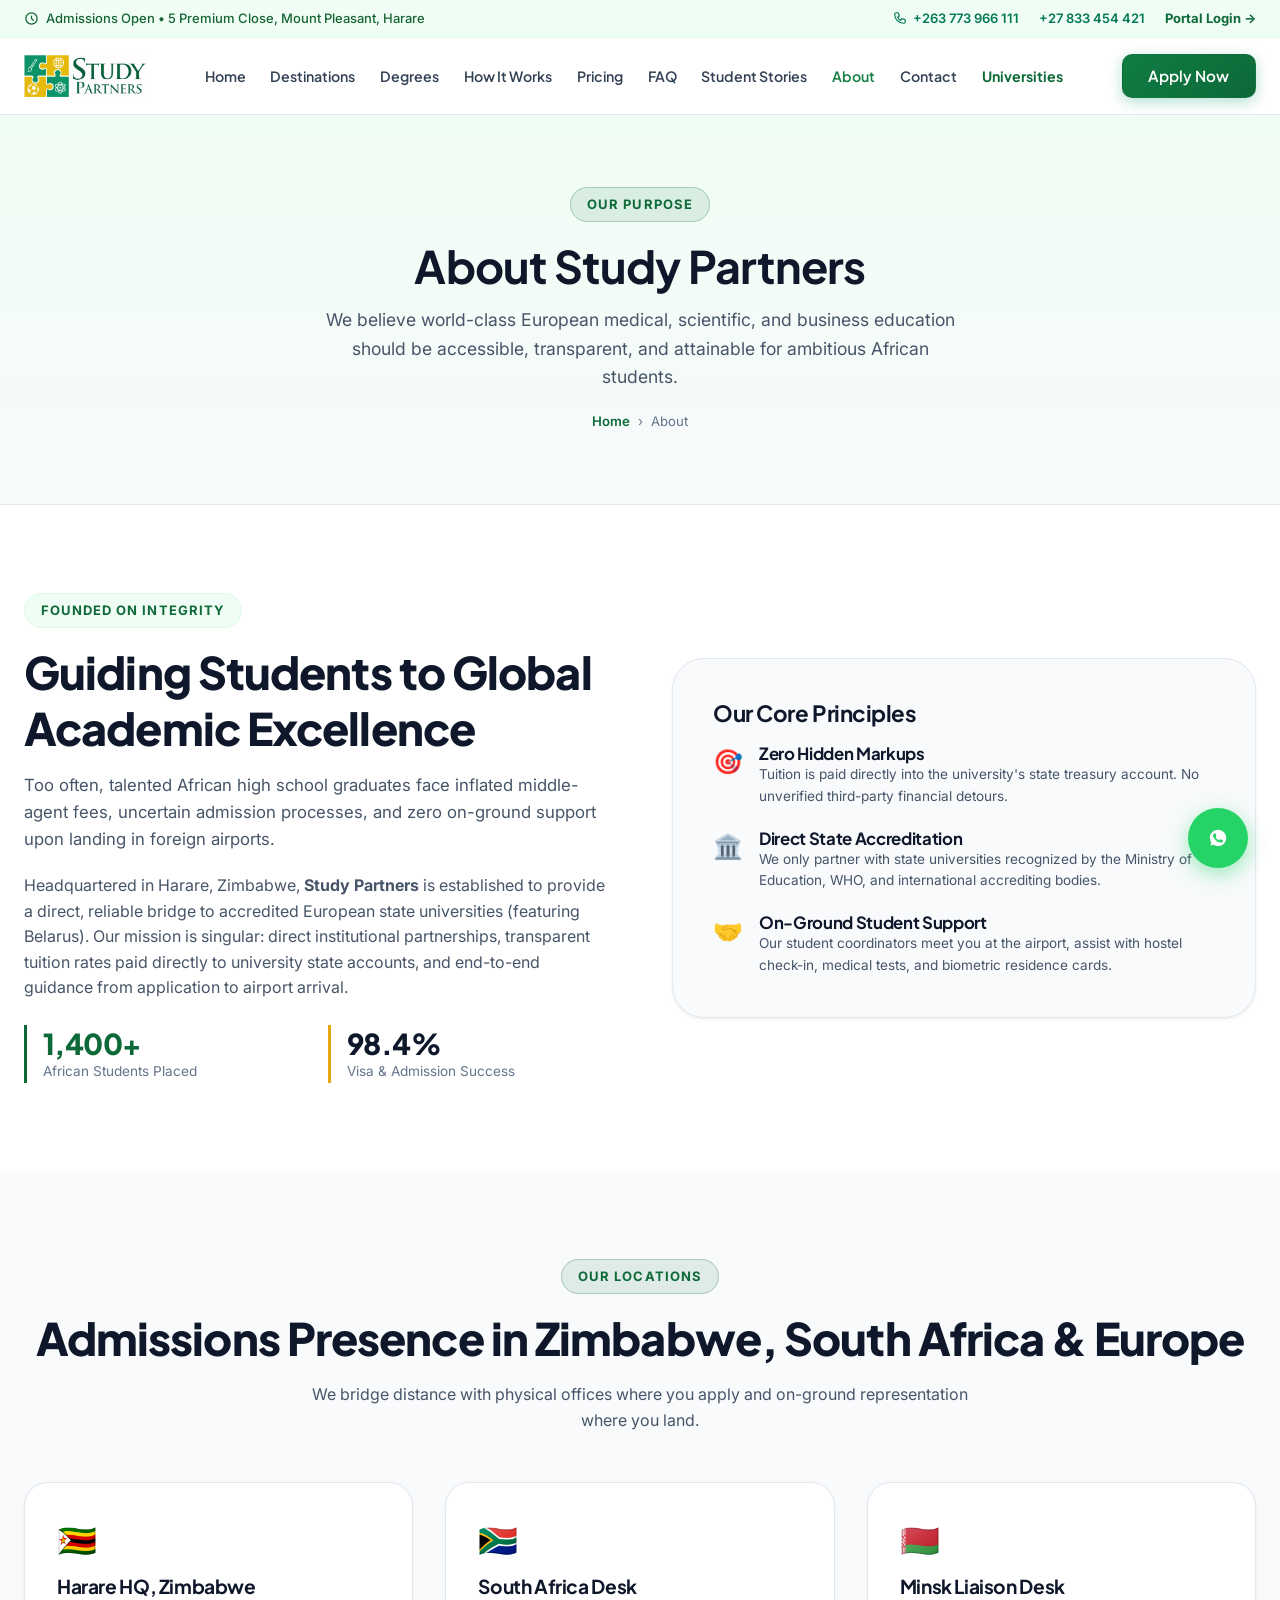
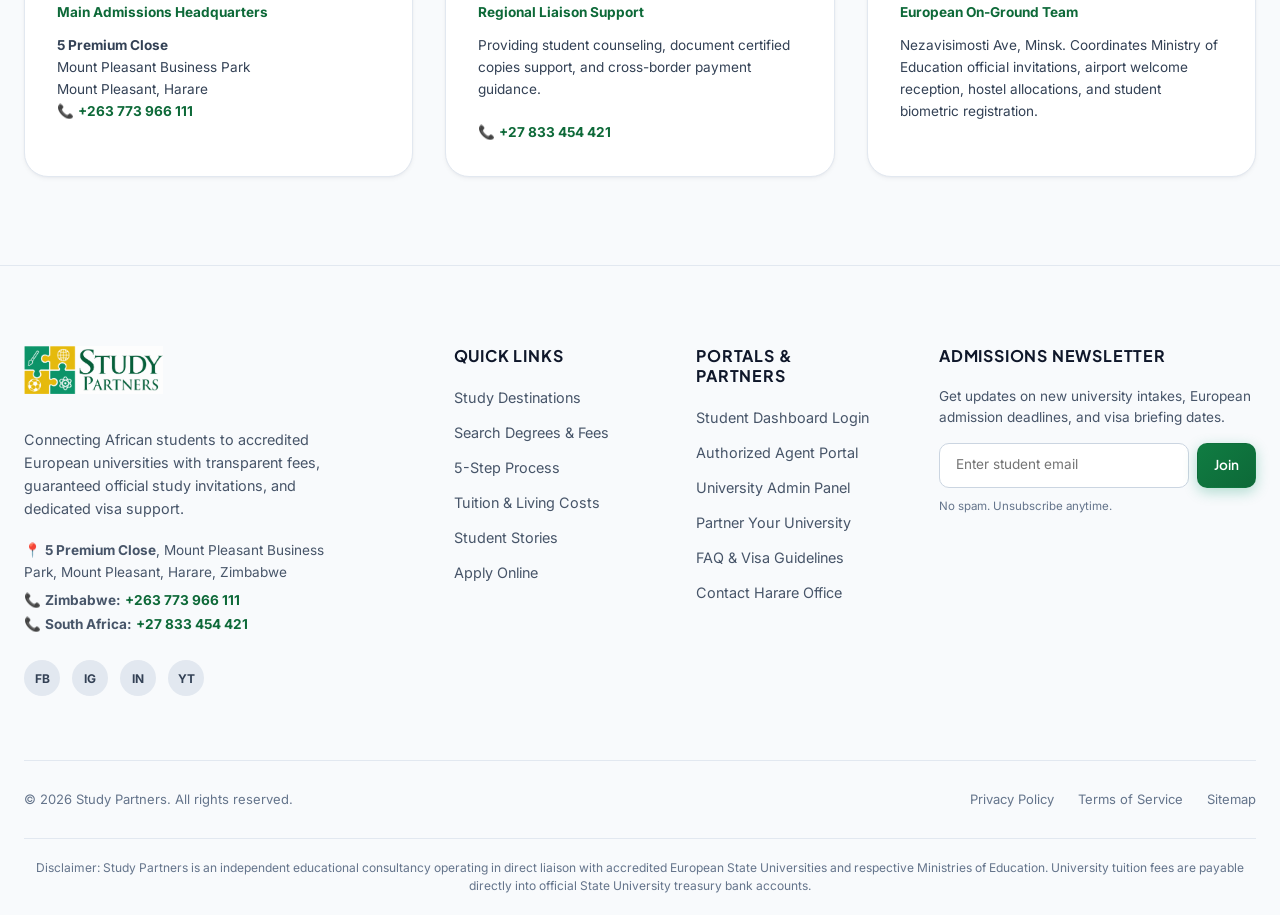
<file: about.html>
<!DOCTYPE html>
<html lang="en">
<head>
  <meta charset="UTF-8">
  <meta name="viewport" content="width=device-width, initial-scale=1.0">
  <title>About Us | Study Partners Education</title>
  <meta name="description" content="Discover Study Partners. An accredited study-abroad consultancy headquartered in Harare, connecting African students to accredited European universities with on-ground student support.">
  <link rel="stylesheet" href="css/style.css">
</head>
<body>

  <!-- Top Info Bar -->
  <div class="top-notice-bar">
    <div class="container top-notice-content">
      <div class="top-notice-left">
        <span class="top-notice-item">
          <svg width="15" height="15" fill="none" stroke="currentColor" viewBox="0 0 24 24"><path stroke-linecap="round" stroke-linejoin="round" stroke-width="2" d="M12 8v4l3 3m6-3a9 9 0 11-18 0 9 9 0 0118 0z"/></svg>
          Admissions Open &bull; 5 Premium Close, Mount Pleasant, Harare
        </span>
      </div>
      <div class="top-notice-right">
        <a href="tel:+263773966111" class="top-notice-item">
          <svg width="14" height="14" fill="none" stroke="currentColor" viewBox="0 0 24 24"><path stroke-linecap="round" stroke-linejoin="round" stroke-width="2" d="M3 5a2 2 0 012-2h3.28a1 1 0 01.948.684l1.498 4.493a1 1 0 01-.502 1.21l-2.257 1.13a11.042 11.042 0 005.516 5.516l1.13-2.257a1 1 0 011.21-.502l4.493 1.498a1 1 0 01.684.949V19a2 2 0 01-2 2h-1C9.716 21 3 14.284 3 6V5z"/></svg>
          +263 773 966 111
        </a>
        <a href="tel:+27833454421" class="top-notice-item">
          +27 833 454 421
        </a>
        <a href="login.html" class="top-notice-item" style="color: var(--accent-emerald-700); font-weight: 700;">
          Portal Login &rarr;
        </a>
      </div>
    </div>
  </div>

  <!-- Sticky Navbar with Dropdowns -->
  <nav class="navbar" id="siteNavbar">
    <div class="container navbar-container">
      <a href="index.html" class="brand-logo" aria-label="Study Partners Home">
        <img src="images/logo.png" alt="Study Partners" class="brand-logo-img">
      </a>

      <!-- Desktop & Mobile Nav Menu -->
      <ul class="nav-menu" id="navMenu">
        <li class="nav-item">
          <a href="index.html" class="nav-link">Home</a>
        </li>
        <li class="nav-item">
          <a href="destinations.html" class="nav-link">Destinations</a>
        </li>
        <li class="nav-item">
          <a href="degrees.html" class="nav-link">Degrees</a>
        </li>
        <li class="nav-item">
          <a href="how-it-works.html" class="nav-link">How It Works</a>
        </li>
        <li class="nav-item">
          <a href="pricing.html" class="nav-link">Pricing</a>
        </li>
        <li class="nav-item">
          <a href="faq.html" class="nav-link">FAQ</a>
        </li>
        <li class="nav-item">
          <a href="stories.html" class="nav-link">Student Stories</a>
        </li>
        <li class="nav-item">
          <a href="about.html" class="nav-link active">About</a>
        </li>
        <li class="nav-item">
          <a href="contact.html" class="nav-link">Contact</a>
        </li>
        <li class="nav-item">
          <a href="partner.html" class="nav-link" style="color: var(--sp-green); font-weight: 700;">Universities</a>
        </li>
      </ul>

      <!-- Action CTAs -->
      <div class="nav-actions">
        <a href="apply.html" class="btn btn-primary" id="navApplyBtn">Apply Now</a>
        <button class="mobile-toggle" id="mobileMenuToggle" aria-label="Toggle navigation menu">
          <svg width="24" height="24" fill="none" stroke="currentColor" viewBox="0 0 24 24"><path stroke-linecap="round" stroke-linejoin="round" stroke-width="2" d="M4 6h16M4 12h16M4 18h16"/></svg>
        </button>
      </div>
    </div>
  </nav>

  <!-- Page Header -->
  <header class="inner-hero-header">
    <div class="container">
      <span class="section-tag" style="background: rgba(13, 105, 56, 0.1); color: var(--sp-green); border-color: rgba(13, 105, 56, 0.25);">Our Purpose</span>
      <h1>About Study Partners</h1>
      <p>We believe world-class European medical, scientific, and business education should be accessible, transparent, and attainable for ambitious African students.</p>
      <div class="breadcrumbs">
        <a href="index.html">Home</a> &rsaquo; <span>About</span>
      </div>
    </div>
  </header>

  <!-- Mission & Story Split -->
  <section class="section-padding" style="background: var(--white);">
    <div class="container">
      <div style="display: grid; grid-template-columns: 1fr 1fr; gap: 4rem; align-items: center;">
        <div>
          <span class="section-tag">Founded on Integrity</span>
          <h2 class="section-title">Guiding Students to Global Academic Excellence</h2>
          <p style="color: var(--neutral-600); font-size: 1.05rem; line-height: 1.6; margin-bottom: 1.25rem;">
            Too often, talented African high school graduates face inflated middle-agent fees, uncertain admission processes, and zero on-ground support upon landing in foreign airports.
          </p>
          <p style="color: var(--neutral-600); font-size: 1rem; line-height: 1.6; margin-bottom: 1.5rem;">
            Headquartered in Harare, Zimbabwe, <strong>Study Partners</strong> is established to provide a direct, reliable bridge to accredited European state universities (featuring Belarus). Our mission is singular: direct institutional partnerships, transparent tuition rates paid directly to university state accounts, and end-to-end guidance from application to airport arrival.
          </p>

          <div style="display: grid; grid-template-columns: 1fr 1fr; gap: 1.5rem; margin-top: 1.5rem;">
            <div style="border-left: 3px solid var(--sp-green); padding-left: 1rem;">
              <h4 style="font-size: 1.8rem; color: var(--sp-green); font-weight: 800;">1,400+</h4>
              <p style="font-size: 0.85rem; color: var(--neutral-500);">African Students Placed</p>
            </div>
            <div style="border-left: 3px solid var(--sp-gold); padding-left: 1rem;">
              <h4 style="font-size: 1.8rem; color: var(--primary-900); font-weight: 800;">98.4%</h4>
              <p style="font-size: 0.85rem; color: var(--neutral-500);">Visa & Admission Success</p>
            </div>
          </div>
        </div>

        <div style="background: var(--neutral-50); border: 1px solid var(--neutral-200); border-radius: var(--radius-2xl); padding: 2.5rem; box-shadow: var(--shadow-sm);">
          <h3 style="font-size: 1.4rem; color: var(--primary-900); margin-bottom: 1rem;">Our Core Principles</h3>
          
          <div style="display: flex; flex-direction: column; gap: 1.25rem;">
            <div style="display: flex; gap: 1rem;">
              <span style="font-size: 1.5rem;">🎯</span>
              <div>
                <h4 style="font-size: 1.05rem; color: var(--primary-900);">Zero Hidden Markups</h4>
                <p style="font-size: 0.85rem; color: var(--neutral-600);">Tuition is paid directly into the university's state treasury account. No unverified third-party financial detours.</p>
              </div>
            </div>

            <div style="display: flex; gap: 1rem;">
              <span style="font-size: 1.5rem;">🏛️</span>
              <div>
                <h4 style="font-size: 1.05rem; color: var(--primary-900);">Direct State Accreditation</h4>
                <p style="font-size: 0.85rem; color: var(--neutral-600);">We only partner with state universities recognized by the Ministry of Education, WHO, and international accrediting bodies.</p>
              </div>
            </div>

            <div style="display: flex; gap: 1rem;">
              <span style="font-size: 1.5rem;">🤝</span>
              <div>
                <h4 style="font-size: 1.05rem; color: var(--primary-900);">On-Ground Student Support</h4>
                <p style="font-size: 0.85rem; color: var(--neutral-600);">Our student coordinators meet you at the airport, assist with hostel check-in, medical tests, and biometric residence cards.</p>
              </div>
            </div>
          </div>
        </div>
      </div>
    </div>
  </section>

  <!-- Regional Offices -->
  <section class="section-padding" style="background: var(--neutral-50);">
    <div class="container">
      <div class="text-center" style="margin-bottom: 3rem;">
        <span class="section-tag" style="background: rgba(13, 105, 56, 0.1); color: var(--sp-green); border-color: rgba(13, 105, 56, 0.25);">Our Locations</span>
        <h2 class="section-title">Admissions Presence in Zimbabwe, South Africa & Europe</h2>
        <p class="section-desc">We bridge distance with physical offices where you apply and on-ground representation where you land.</p>
      </div>

      <div style="display: grid; grid-template-columns: repeat(3, 1fr); gap: 2rem;">
        <div style="background: var(--white); border-radius: var(--radius-xl); padding: 2rem; border: 1px solid var(--neutral-200); box-shadow: var(--shadow-sm);">
          <span style="font-size: 2rem;">🇿🇼</span>
          <h4 style="font-size: 1.2rem; color: var(--primary-900); margin: 0.5rem 0 0.25rem;">Harare HQ, Zimbabwe</h4>
          <p style="font-size: 0.85rem; color: var(--sp-green); font-weight: 700; margin-bottom: 0.75rem;">Main Admissions Headquarters</p>
          <p style="font-size: 0.85rem; color: var(--neutral-700); line-height: 1.6;">
            <strong>5 Premium Close</strong><br>
            Mount Pleasant Business Park<br>
            Mount Pleasant, Harare<br>
            📞 <a href="tel:+263773966111" style="color: var(--sp-green); font-weight: 700;">+263 773 966 111</a>
          </p>
        </div>

        <div style="background: var(--white); border-radius: var(--radius-xl); padding: 2rem; border: 1px solid var(--neutral-200); box-shadow: var(--shadow-sm);">
          <span style="font-size: 2rem;">🇿🇦</span>
          <h4 style="font-size: 1.2rem; color: var(--primary-900); margin: 0.5rem 0 0.25rem;">South Africa Desk</h4>
          <p style="font-size: 0.85rem; color: var(--sp-green); font-weight: 700; margin-bottom: 0.75rem;">Regional Liaison Support</p>
          <p style="font-size: 0.85rem; color: var(--neutral-700); line-height: 1.6;">
            Providing student counseling, document certified copies support, and cross-border payment guidance.<br><br>
            📞 <a href="tel:+27833454421" style="color: var(--sp-green); font-weight: 700;">+27 833 454 421</a>
          </p>
        </div>

        <div style="background: var(--white); border-radius: var(--radius-xl); padding: 2rem; border: 1px solid var(--neutral-200); box-shadow: var(--shadow-sm);">
          <span style="font-size: 2rem;">🇧🇾</span>
          <h4 style="font-size: 1.2rem; color: var(--primary-900); margin: 0.5rem 0 0.25rem;">Minsk Liaison Desk</h4>
          <p style="font-size: 0.85rem; color: var(--sp-green); font-weight: 700; margin-bottom: 0.75rem;">European On-Ground Team</p>
          <p style="font-size: 0.85rem; color: var(--neutral-700); line-height: 1.6;">
            Nezavisimosti Ave, Minsk. Coordinates Ministry of Education official invitations, airport welcome reception, hostel allocations, and student biometric registration.
          </p>
        </div>
      </div>
    </div>
  </section>

  <!-- Site Footer -->
  <footer class="site-footer">
    <div class="container">
      <div class="footer-top-grid">
        <div class="footer-brand-col">
          <a href="index.html" class="brand-logo" style="margin-bottom: 1rem; display: inline-block;">
            <img src="images/logo.png" alt="Study Partners" class="brand-logo-img" style="height: 48px;">
          </a>
          <p style="margin-top: 0.75rem;">
            Connecting African students to accredited European universities with transparent fees, guaranteed official study invitations, and dedicated visa support.
          </p>
          <div style="margin-top: 1.25rem; font-size: 0.85rem; color: var(--neutral-600); line-height: 1.6;">
            <p>📍 <strong>5 Premium Close</strong>, Mount Pleasant Business Park, Mount Pleasant, Harare, Zimbabwe</p>
            <p style="margin-top: 0.35rem;">📞 <strong>Zimbabwe:</strong> <a href="tel:+263773966111" style="color: var(--accent-emerald-700); font-weight: 700;">+263 773 966 111</a></p>
            <p style="margin-top: 0.2rem;">📞 <strong>South Africa:</strong> <a href="tel:+27833454421" style="color: var(--accent-emerald-700); font-weight: 700;">+27 833 454 421</a></p>
          </div>
          <div class="footer-socials">
            <a href="#" class="social-icon-btn" aria-label="Facebook">FB</a>
            <a href="#" class="social-icon-btn" aria-label="Instagram">IG</a>
            <a href="#" class="social-icon-btn" aria-label="LinkedIn">IN</a>
            <a href="#" class="social-icon-btn" aria-label="YouTube">YT</a>
          </div>
        </div>

        <div>
          <h4 class="footer-heading">Quick Links</h4>
          <ul class="footer-links-list">
            <li><a href="destinations.html">Study Destinations</a></li>
            <li><a href="degrees.html">Search Degrees & Fees</a></li>
            <li><a href="how-it-works.html">5-Step Process</a></li>
            <li><a href="pricing.html">Tuition & Living Costs</a></li>
            <li><a href="stories.html">Student Stories</a></li>
            <li><a href="apply.html">Apply Online</a></li>
          </ul>
        </div>

        <div>
          <h4 class="footer-heading">Portals & Partners</h4>
          <ul class="footer-links-list">
            <li><a href="login.html">Student Dashboard Login</a></li>
            <li><a href="login.html?role=agent">Authorized Agent Portal</a></li>
            <li><a href="login.html?role=admin">University Admin Panel</a></li>
            <li><a href="partner.html">Partner Your University</a></li>
            <li><a href="faq.html">FAQ & Visa Guidelines</a></li>
            <li><a href="contact.html">Contact Harare Office</a></li>
          </ul>
        </div>

        <div>
          <h4 class="footer-heading">Admissions Newsletter</h4>
          <p style="font-size: 0.85rem; color: var(--neutral-600); line-height: 1.5;">
            Get updates on new university intakes, European admission deadlines, and visa briefing dates.
          </p>
          <form class="newsletter-form" onsubmit="event.preventDefault(); showToast('Subscribed! Check your inbox for study guides.', 'success'); this.reset();">
            <input type="email" class="newsletter-input" placeholder="Enter student email" required>
            <button type="submit" class="btn btn-primary btn-sm">Join</button>
          </form>
          <p style="font-size: 0.72rem; color: var(--neutral-500); margin-top: 0.6rem;">No spam. Unsubscribe anytime.</p>
        </div>
      </div>

      <div class="footer-bottom-bar">
        <div>&copy; 2026 Study Partners. All rights reserved.</div>
        <div style="display: flex; gap: 1.5rem;">
          <a href="#" onclick="alert('Privacy policy: We respect student data strictly in compliance with data privacy standards.'); return false;">Privacy Policy</a>
          <a href="#" onclick="alert('Terms: Study Partners facilitates official institutional admissions.'); return false;">Terms of Service</a>
          <a href="sitemap.xml">Sitemap</a>
        </div>
      </div>

      <div class="footer-disclaimer">
        Disclaimer: Study Partners is an independent educational consultancy operating in direct liaison with accredited European State Universities and respective Ministries of Education. University tuition fees are payable directly into official State University treasury bank accounts.
      </div>
    </div>
  </footer>

  <!-- Floating WhatsApp Action Button & Interactive Chat Popup -->
  <button class="floating-whatsapp-btn" id="floatingWhatsAppBtn" aria-label="Chat with Admissions Counselor on WhatsApp">
    <svg width="34" height="34" fill="currentColor" viewBox="0 0 24 24">
      <path d="M12.031 6.172c-3.181 0-5.767 2.586-5.768 5.766-.001 1.298.38 2.27 1.019 3.287l-.582 2.128 2.182-.573c.978.58 1.911.928 3.145.929 3.178 0 5.767-2.587 5.768-5.766.001-3.187-2.575-5.77-5.764-5.771zm3.392 8.244c-.144.405-.837.774-1.17.824-.299.045-.677.063-1.092-.069-.252-.08-.575-.187-.988-.365-1.739-.751-2.874-2.502-2.961-2.617-.087-.116-.708-.94-.708-1.793s.448-1.273.607-1.446c.159-.173.346-.217.462-.217l.332.006c.106.005.249-.04.39.299.144.347.491 1.2.534 1.287.043.087.072.188.014.303-.058.116-.087.188-.173.289l-.26.303c-.087.087-.179.182-.077.356.101.173.449.741.964 1.201.662.591 1.221.774 1.394.861.173.086.275.072.376-.044.101-.116.433-.506.549-.679.116-.173.231-.144.39-.086s1.011.477 1.184.564.289.13.332.202c.043.073.043.419-.101.824z"/>
    </svg>
    <span class="whatsapp-tooltip">Chat on WhatsApp</span>
  </button>

  <!-- Interactive WhatsApp Popup Box -->
  <div class="whatsapp-chat-popup" id="whatsappPopup">
    <div class="popup-header">
      <div class="popup-advisor">
        <div class="advisor-avatar">SP</div>
        <div>
          <div class="advisor-name">Study Partners Counselor</div>
          <div class="advisor-status"><span class="status-dot"></span> Online &bull; Direct WhatsApp</div>
        </div>
      </div>
      <button class="popup-close" id="closeWhatsAppPopup" aria-label="Close Chat">&times;</button>
    </div>
    <div class="popup-body">
      <div class="chat-bubble received">
        👋 Hello! Welcome to Study Partners. Interested in studying Medicine, Engineering, or IT in Belarus or Europe?
      </div>
      <div class="chat-bubble received" style="font-size: 0.8rem; margin-top: -0.4rem; color: var(--neutral-600);">
        Tap below to start a live conversation with our official admissions counselor on WhatsApp.
      </div>
    </div>
    <div class="popup-footer">
      <a href="https://wa.me/263773966111?text=Hello%20Study%20Partners%2C%20I%20would%20like%20guidance%20on%20studying%20in%20Europe" target="_blank" class="btn btn-whatsapp-direct" id="startWhatsAppChatBtn">
        Open WhatsApp Chat &rarr;
      </a>
    </div>
  </div>

  <script src="js/main.js"></script>
</body>
</html>
</file>
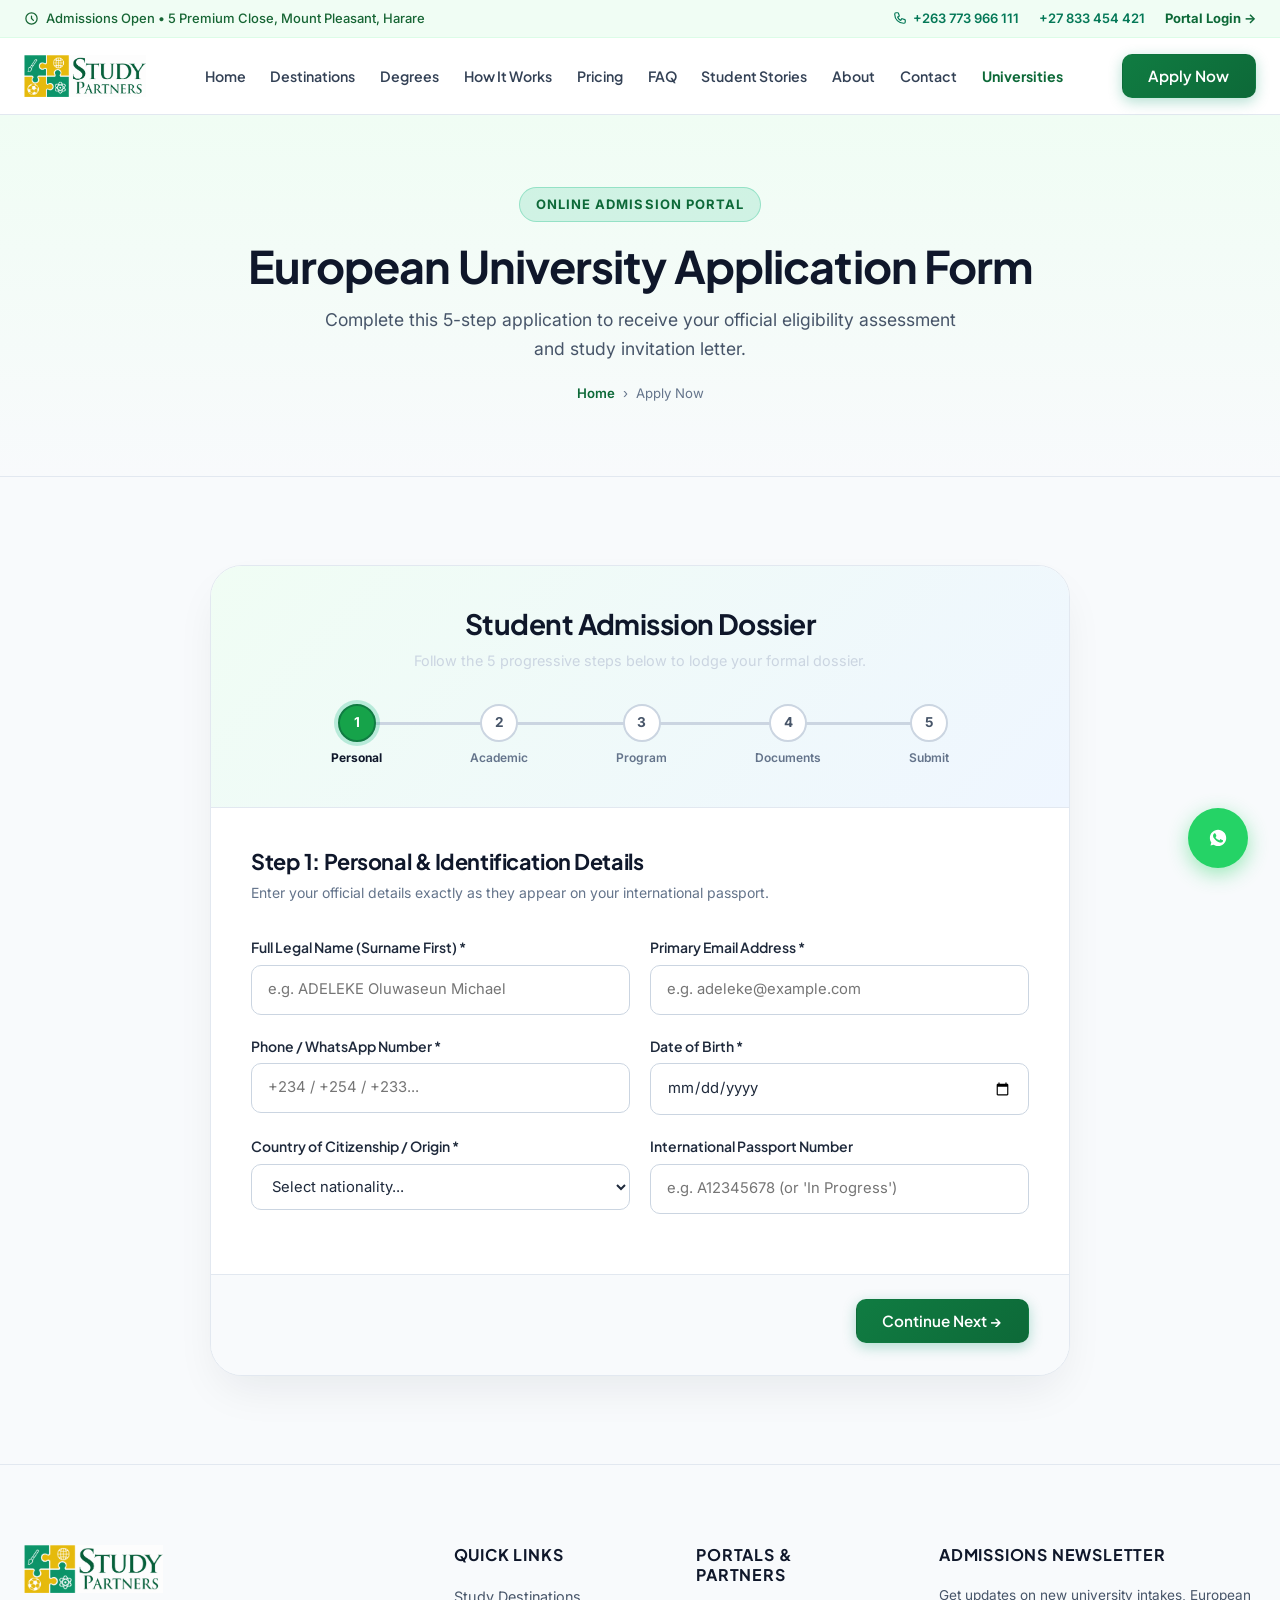
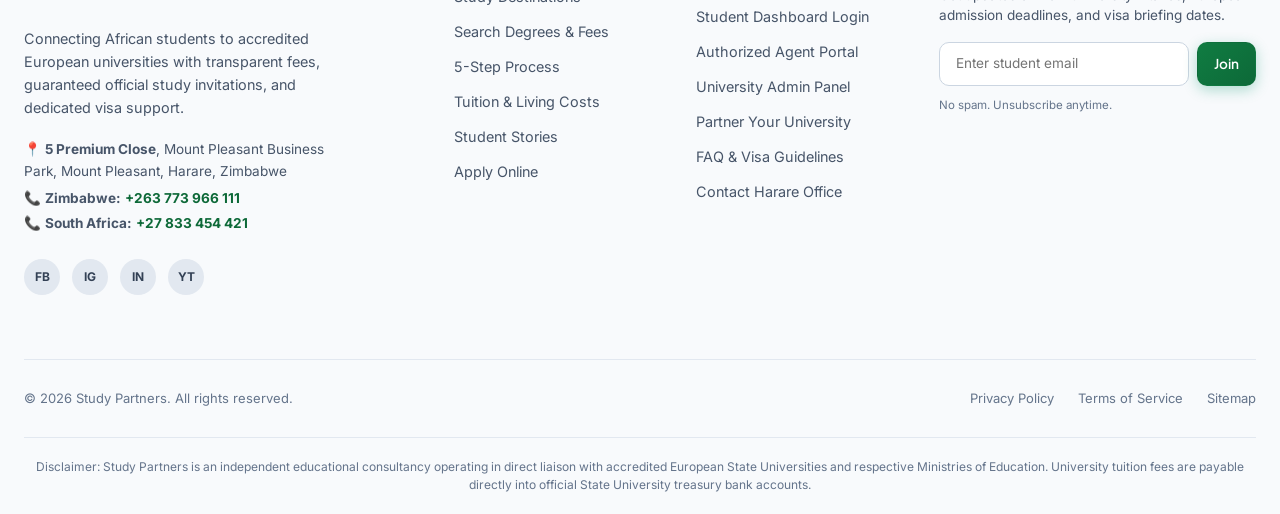
<file: apply.html>
<!DOCTYPE html>
<html lang="en">
<head>
  <meta charset="UTF-8">
  <meta name="viewport" content="width=device-width, initial-scale=1.0">
  <title>Apply Now | Multi-Step Admission Form - Study Partners</title>
  <meta name="description" content="Apply for accredited European university degrees in Belarus. Multi-step secure admissions form for African students. Fast Ministry invitation issuance.">
  <link rel="stylesheet" href="css/style.css">
</head>
<body>

  <!-- Top Info Bar -->
  <div class="top-notice-bar">
    <div class="container top-notice-content">
      <div class="top-notice-left">
        <span class="top-notice-item">
          <svg width="15" height="15" fill="none" stroke="currentColor" viewBox="0 0 24 24"><path stroke-linecap="round" stroke-linejoin="round" stroke-width="2" d="M12 8v4l3 3m6-3a9 9 0 11-18 0 9 9 0 0118 0z"/></svg>
          Admissions Open &bull; 5 Premium Close, Mount Pleasant, Harare
        </span>
      </div>
      <div class="top-notice-right">
        <a href="tel:+263773966111" class="top-notice-item">
          <svg width="14" height="14" fill="none" stroke="currentColor" viewBox="0 0 24 24"><path stroke-linecap="round" stroke-linejoin="round" stroke-width="2" d="M3 5a2 2 0 012-2h3.28a1 1 0 01.948.684l1.498 4.493a1 1 0 01-.502 1.21l-2.257 1.13a11.042 11.042 0 005.516 5.516l1.13-2.257a1 1 0 011.21-.502l4.493 1.498a1 1 0 01.684.949V19a2 2 0 01-2 2h-1C9.716 21 3 14.284 3 6V5z"/></svg>
          +263 773 966 111
        </a>
        <a href="tel:+27833454421" class="top-notice-item">
          +27 833 454 421
        </a>
        <a href="login.html" class="top-notice-item" style="color: var(--accent-emerald-700); font-weight: 700;">
          Portal Login &rarr;
        </a>
      </div>
    </div>
  </div>

  <!-- Sticky Navbar with Dropdowns -->
  <nav class="navbar" id="siteNavbar">
    <div class="container navbar-container">
      <a href="index.html" class="brand-logo" aria-label="Study Partners Home">
        <img src="images/logo.png" alt="Study Partners" class="brand-logo-img">
      </a>

      <!-- Desktop & Mobile Nav Menu -->
      <ul class="nav-menu" id="navMenu">
        <li class="nav-item">
          <a href="index.html" class="nav-link">Home</a>
        </li>
        <li class="nav-item">
          <a href="destinations.html" class="nav-link">Destinations</a>
        </li>
        <li class="nav-item">
          <a href="degrees.html" class="nav-link">Degrees</a>
        </li>
        <li class="nav-item">
          <a href="how-it-works.html" class="nav-link">How It Works</a>
        </li>
        <li class="nav-item">
          <a href="pricing.html" class="nav-link">Pricing</a>
        </li>
        <li class="nav-item">
          <a href="faq.html" class="nav-link">FAQ</a>
        </li>
        <li class="nav-item">
          <a href="stories.html" class="nav-link">Student Stories</a>
        </li>
        <li class="nav-item">
          <a href="about.html" class="nav-link">About</a>
        </li>
        <li class="nav-item">
          <a href="contact.html" class="nav-link">Contact</a>
        </li>
        <li class="nav-item">
          <a href="partner.html" class="nav-link" style="color: var(--sp-green); font-weight: 700;">Universities</a>
        </li>
      </ul>

      <!-- Action CTAs -->
      <div class="nav-actions">
        <a href="apply.html" class="btn btn-primary active" id="navApplyBtn">Apply Now</a>
        <button class="mobile-toggle" id="mobileMenuToggle" aria-label="Toggle navigation menu">
          <svg width="24" height="24" fill="none" stroke="currentColor" viewBox="0 0 24 24"><path stroke-linecap="round" stroke-linejoin="round" stroke-width="2" d="M4 6h16M4 12h16M4 18h16"/></svg>
        </button>
      </div>
    </div>
  </nav>

  <!-- Page Header -->
  <header class="inner-hero-header">
    <div class="container">
      <span class="section-tag" style="background: rgba(16, 185, 129, 0.15); border-color: rgba(16, 185, 129, 0.3);">Online Admission Portal</span>
      <h1>European University Application Form</h1>
      <p>Complete this 5-step application to receive your official eligibility assessment and study invitation letter.</p>
      <div class="breadcrumbs">
        <a href="index.html">Home</a> &rsaquo; <span>Apply Now</span>
      </div>
    </div>
  </header>

  <!-- Multi-step Application Form Wizard -->
  <section class="section-padding" style="background: var(--neutral-50);">
    <div class="container">
      <div class="wizard-container">
        
        <!-- Wizard Header & Track -->
        <div class="wizard-header">
          <h2>Student Admission Dossier</h2>
          <p style="color: var(--neutral-300); font-size: 0.9rem;">Follow the 5 progressive steps below to lodge your formal dossier.</p>

          <div class="wizard-stepper-track">
            <div class="wizard-track-line"></div>
            <div class="wizard-track-progress" id="wizardProgressBar"></div>

            <div class="wizard-step-node active" data-step="1">
              <div class="wizard-step-circle">1</div>
              <span class="wizard-step-label">Personal</span>
            </div>

            <div class="wizard-step-node" data-step="2">
              <div class="wizard-step-circle">2</div>
              <span class="wizard-step-label">Academic</span>
            </div>

            <div class="wizard-step-node" data-step="3">
              <div class="wizard-step-circle">3</div>
              <span class="wizard-step-label">Program</span>
            </div>

            <div class="wizard-step-node" data-step="4">
              <div class="wizard-step-circle">4</div>
              <span class="wizard-step-label">Documents</span>
            </div>

            <div class="wizard-step-node" data-step="5">
              <div class="wizard-step-circle">5</div>
              <span class="wizard-step-label">Submit</span>
            </div>
          </div>
        </div>

        <!-- Wizard Form -->
        <form id="multiStepApplyForm">
          <div class="wizard-body">
            
            <!-- Step 1: Personal Information -->
            <div class="wizard-step-panel active" data-step="1">
              <h3 class="wizard-panel-title">Step 1: Personal & Identification Details</h3>
              <p class="wizard-panel-subtitle">Enter your official details exactly as they appear on your international passport.</p>

              <div class="form-row">
                <div class="form-group">
                  <label class="form-label" for="appFullName">Full Legal Name (Surname First) *</label>
                  <input type="text" id="appFullName" class="form-input" placeholder="e.g. ADELEKE Oluwaseun Michael" required>
                </div>
                <div class="form-group">
                  <label class="form-label" for="appEmail">Primary Email Address *</label>
                  <input type="email" id="appEmail" class="form-input" placeholder="e.g. adeleke@example.com" required>
                </div>
              </div>

              <div class="form-row">
                <div class="form-group">
                  <label class="form-label" for="appPhone">Phone / WhatsApp Number *</label>
                  <input type="tel" id="appPhone" class="form-input" placeholder="+234 / +254 / +233..." required>
                </div>
                <div class="form-group">
                  <label class="form-label" for="appDob">Date of Birth *</label>
                  <input type="date" id="appDob" class="form-input" required>
                </div>
              </div>

              <div class="form-row">
                <div class="form-group">
                  <label class="form-label" for="appNationality">Country of Citizenship / Origin *</label>
                  <select id="appNationality" class="form-select" required>
                    <option value="">Select nationality...</option>
                    <option value="Nigeria">Nigeria</option>
                    <option value="Ghana">Ghana</option>
                    <option value="Kenya">Kenya</option>
                    <option value="Cameroon">Cameroon</option>
                    <option value="Rwanda">Rwanda</option>
                    <option value="Zimbabwe">Zimbabwe</option>
                    <option value="South Africa">South Africa</option>
                    <option value="Tanzania">Tanzania</option>
                    <option value="Uganda">Uganda</option>
                    <option value="Other">Other African Country</option>
                  </select>
                </div>
                <div class="form-group">
                  <label class="form-label" for="appPassport">International Passport Number</label>
                  <input type="text" id="appPassport" class="form-input" placeholder="e.g. A12345678 (or 'In Progress')">
                </div>
              </div>
            </div>

            <!-- Step 2: Academic Background -->
            <div class="wizard-step-panel" data-step="2">
              <h3 class="wizard-panel-title">Step 2: Academic Background & Qualifications</h3>
              <p class="wizard-panel-subtitle">Provide details of your secondary school leaving certificate or tertiary qualifications.</p>

              <div class="form-row">
                <div class="form-group">
                  <label class="form-label" for="appHighestEdu">Highest Level of Completed Education *</label>
                  <select id="appHighestEdu" class="form-select" required>
                    <option value="WAEC / WASSCE">WAEC / WASSCE (West Africa)</option>
                    <option value="NECO">NECO (Nigeria)</option>
                    <option value="KCSE">KCSE (Kenya)</option>
                    <option value="GCE A-Levels">GCE O / A-Levels</option>
                    <option value="Baccalaureat">Baccalauréat (Francophone)</option>
                    <option value="Bachelor Degree">Bachelor's Degree (For Master Applicants)</option>
                    <option value="High School Senior">Currently in Final Year High School</option>
                  </select>
                </div>
                <div class="form-group">
                  <label class="form-label" for="appGradYear">Year of Graduation / Completion *</label>
                  <input type="number" id="appGradYear" class="form-input" placeholder="e.g. 2024" min="2000" max="2027" required>
                </div>
              </div>

              <div class="form-group">
                <label class="form-label" for="appSchoolName">Name of Secondary School or University Attended *</label>
                <input type="text" id="appSchoolName" class="form-input" placeholder="e.g. King's College Lagos / Alliance High School" required>
              </div>

              <div class="form-group">
                <label class="form-label" for="appGradeGPA">Key Science / Math Grades or GPA *</label>
                <input type="text" id="appGradeGPA" class="form-input" placeholder="e.g. English (B2), Math (B3), Biology (A1), Chemistry (B2)..." required>
              </div>
            </div>

            <!-- Step 3: Program Choice -->
            <div class="wizard-step-panel" data-step="3">
              <h3 class="wizard-panel-title">Step 3: Program Choice & Target University</h3>
              <p class="wizard-panel-subtitle">Choose your preferred academic destination, university, and intended degree program.</p>

              <div class="form-row">
                <div class="form-group">
                  <label class="form-label" for="appDestination">Study Destination *</label>
                  <select id="appDestination" class="form-select" required>
                    <option value="Belarus" selected>Republic of Belarus (Primary Destination)</option>
                    <option value="China (Pre-reg)">China (Pre-registration / CSC Scholarships)</option>
                    <option value="Poland (Pre-reg)">Poland (Pre-registration)</option>
                    <option value="Hungary (Pre-reg)">Hungary (Pre-registration)</option>
                    <option value="Germany (Pre-reg)">Germany (Pre-registration)</option>
                  </select>
                </div>
                <div class="form-group">
                  <label class="form-label" for="appLevel">Study Level *</label>
                  <select id="appLevel" class="form-select" required>
                    <option value="Undergraduate Bachelor's">Undergraduate (Bachelor / MBBS / BDS)</option>
                    <option value="Postgraduate Master's">Postgraduate (Master's / MBA)</option>
                    <option value="Preparatory Foundation">Preparatory / Language Foundation Year</option>
                  </select>
                </div>
              </div>

              <div class="form-group">
                <label class="form-label" for="appUniversity">Preferred European University *</label>
                <select id="appUniversity" class="form-select" required>
                  <option value="Belarusian State Medical University (BSMU)">Belarusian State Medical University (BSMU, Minsk)</option>
                  <option value="Vitebsk State Medical University (VSMU)">Vitebsk State Medical University (VSMU, Vitebsk)</option>
                  <option value="Grodno State Medical University">Grodno State Medical University (GrSMU, Grodno)</option>
                  <option value="Belarusian State University of Informatics and Radioelectronics (BSUIR)">BSUIR - Computer Science & Tech (Minsk)</option>
                  <option value="Belarusian National Technical University (BNTU)">BNTU - Engineering & Architecture (Minsk)</option>
                  <option value="Belarusian State Economic University (BSEU)">BSEU - Business & Economics (Minsk)</option>
                  <option value="Pre-University Language Department">Pre-University Faculty (Preparatory Year)</option>
                </select>
              </div>

              <div class="form-row">
                <div class="form-group">
                  <label class="form-label" for="appProgram">Intended Degree Course *</label>
                  <input type="text" id="appProgram" class="form-input" placeholder="e.g. General Medicine (MBBS) / Computer Science" required>
                </div>
                <div class="form-group">
                  <label class="form-label" for="appIntake">Starting Intake Semester *</label>
                  <select id="appIntake" class="form-select" required>
                    <option value="Fall Semester 2026 (September / October)">Fall Semester 2026 (September / October)</option>
                    <option value="Spring Semester 2027 (February / March)">Spring Semester 2027 (February / March)</option>
                  </select>
                </div>
              </div>
            </div>

            <!-- Step 4: Document Upload -->
            <div class="wizard-step-panel" data-step="4">
              <h3 class="wizard-panel-title">Step 4: Supporting Document Upload</h3>
              <p class="wizard-panel-subtitle">Attach digital scans or clear photos of your credentials for legal translation and evaluation.</p>

              <!-- Upload 1: Passport -->
              <div class="upload-box" onclick="document.querySelector('#filePassport').click();">
                <svg width="32" height="32" fill="none" stroke="currentColor" viewBox="0 0 24 24"><path stroke-linecap="round" stroke-linejoin="round" stroke-width="2" d="M7 16a4 4 0 01-.88-7.903A5 5 0 1115.9 6L16 6a5 5 0 011 9.9M15 13l-3-3m0 0l-3 3m3-3v12"/></svg>
                <div style="font-weight: 700; color: var(--primary-900);">1. International Passport Data Page *</div>
                <div style="font-size: 0.8rem; color: var(--neutral-500); margin-top: 0.25rem;">PDF, JPG, or PNG (Max 10MB)</div>
                <div id="previewPassport" style="font-size: 0.8rem; color: var(--neutral-400); margin-top: 0.5rem;">Click or drag to attach passport scan</div>
                <input type="file" id="filePassport" class="wizard-file-input" data-preview="previewPassport" accept=".pdf,.jpg,.jpeg,.png" style="display: none;">
              </div>

              <!-- Upload 2: Academic Transcripts -->
              <div class="upload-box" onclick="document.querySelector('#fileTranscripts').click();">
                <svg width="32" height="32" fill="none" stroke="currentColor" viewBox="0 0 24 24"><path stroke-linecap="round" stroke-linejoin="round" stroke-width="2" d="M9 12h6m-6 4h6m2 5H7a2 2 0 01-2-2V5a2 2 0 012-2h5.586a1 1 0 01.707.293l5.414 5.414a1 1 0 01.293.707V19a2 2 0 01-2 2z"/></svg>
                <div style="font-weight: 700; color: var(--primary-900);">2. Academic Certificates / Transcripts (WAEC/NECO/KCSE) *</div>
                <div style="font-size: 0.8rem; color: var(--neutral-500); margin-top: 0.25rem;">Certificate or online result scratch card slip (PDF, JPG)</div>
                <div id="previewTranscripts" style="font-size: 0.8rem; color: var(--neutral-400); margin-top: 0.5rem;">Click or drag to attach certificate</div>
                <input type="file" id="fileTranscripts" class="wizard-file-input" data-preview="previewTranscripts" accept=".pdf,.jpg,.jpeg,.png" style="display: none;">
              </div>

              <!-- Upload 3: Optional Medical Fitness -->
              <div class="upload-box" onclick="document.querySelector('#fileMedical').click();">
                <svg width="32" height="32" fill="none" stroke="currentColor" viewBox="0 0 24 24"><path stroke-linecap="round" stroke-linejoin="round" stroke-width="2" d="M4.318 6.318a4.5 4.5 0 000 6.364L12 20.364l7.682-7.682a4.5 4.5 0 00-6.364-6.364L12 7.636l-1.318-1.318a4.5 4.5 0 00-6.364 0z"/></svg>
                <div style="font-weight: 700; color: var(--primary-900);">3. Medical Fitness / HIV Report (Optional at this stage)</div>
                <div style="font-size: 0.8rem; color: var(--neutral-500); margin-top: 0.25rem;">Can be submitted later prior to visa processing</div>
                <div id="previewMedical" style="font-size: 0.8rem; color: var(--neutral-400); margin-top: 0.5rem;">Click to attach if already available</div>
                <input type="file" id="fileMedical" class="wizard-file-input" data-preview="previewMedical" accept=".pdf,.jpg,.jpeg,.png" style="display: none;">
              </div>
            </div>

            <!-- Step 5: Review & Submit -->
            <div class="wizard-step-panel" data-step="5">
              <h3 class="wizard-panel-title">Step 5: Review Summary & Lodge Dossier</h3>
              <p class="wizard-panel-subtitle">Verify your submitted information carefully before final transmission to the admissions registry.</p>

              <div id="reviewSummaryContainer">
                <!-- Dynamically generated via apply.js -->
              </div>

              <div style="margin-top: 1.5rem; padding: 1.25rem; background: var(--accent-emerald-50); border: 1px solid rgba(16, 185, 129, 0.3); border-radius: var(--radius-lg);">
                <label style="display: flex; align-items: flex-start; gap: 0.75rem; cursor: pointer; font-size: 0.875rem; color: var(--neutral-800);">
                  <input type="checkbox" id="agreeTermsCheckbox" required style="margin-top: 3px; accent-color: var(--accent-emerald-600); width: 18px; height: 18px;">
                  <span>I declare that all submitted personal and academic credentials are authentic. I authorize Study Partners to translate and present this dossier to accredited European university admission boards.</span>
                </label>
              </div>
            </div>

          </div>

          <!-- Wizard Footer Controls -->
          <div class="wizard-footer">
            <button type="button" id="btnStepPrev" class="btn btn-secondary" style="display: none;">
              &larr; Previous Step
            </button>
            <div style="margin-left: auto; display: flex; gap: 1rem;">
              <button type="button" id="btnStepNext" class="btn btn-primary">
                Continue Next &rarr;
              </button>
              <button type="submit" id="btnStepSubmit" class="btn btn-primary" style="display: none; background: linear-gradient(135deg, var(--accent-emerald-600), var(--accent-emerald-700));">
                Submit Formal Application &rarr;
              </button>
            </div>
          </div>
        </form>

      </div>
    </div>
  </section>

  <!-- Application Success Confirmation Modal -->
  <div class="app-modal" id="applySuccessModal">
    <div class="app-modal-card">
      <div style="width: 70px; height: 70px; border-radius: 50%; background: var(--accent-emerald-50); color: var(--accent-emerald-600); display: flex; align-items: center; justify-content: center; font-size: 2.2rem; margin: 0 auto 1.25rem;">
        &#10003;
      </div>
      <h3 style="font-size: 1.6rem; color: var(--primary-900); margin-bottom: 0.5rem;">Application Successfully Submitted!</h3>
      <p style="color: var(--neutral-600); font-size: 0.95rem; line-height: 1.5; margin-bottom: 1.5rem;">
        Your dossier has been registered with the European Admissions Office. Your reference tracking number is:
      </p>
      
      <div style="background: var(--neutral-100); border: 2px dashed var(--neutral-300); border-radius: var(--radius-md); padding: 0.85rem; font-family: monospace; font-size: 1.4rem; font-weight: 800; color: var(--primary-900); margin-bottom: 1.75rem;">
        <span id="modalAppId">AFR-2026-8942</span>
      </div>

      <div style="font-size: 0.85rem; color: var(--neutral-500); margin-bottom: 2rem; line-height: 1.5;">
        A confirmation receipt and student portal access credentials have been dispatched to your email address. Our admissions officer will contact you within 24 hours.
      </div>

      <div style="display: flex; gap: 0.75rem; justify-content: center;">
        <a href="login.html" class="btn btn-primary" style="flex: 1;">Access Student Portal</a>
        <a href="index.html" class="btn btn-secondary">Return Home</a>
      </div>
    </div>
  </div>

  <!-- Site Footer -->
  <footer class="site-footer">
    <div class="container">
      <div class="footer-top-grid">
        <div class="footer-brand-col">
          <a href="index.html" class="brand-logo" style="margin-bottom: 1rem; display: inline-block;">
            <img src="images/logo.png" alt="Study Partners" class="brand-logo-img" style="height: 48px;">
          </a>
          <p style="margin-top: 0.75rem;">
            Connecting African students to accredited European universities with transparent fees, guaranteed official study invitations, and dedicated visa support.
          </p>
          <div style="margin-top: 1.25rem; font-size: 0.85rem; color: var(--neutral-600); line-height: 1.6;">
            <p>📍 <strong>5 Premium Close</strong>, Mount Pleasant Business Park, Mount Pleasant, Harare, Zimbabwe</p>
            <p style="margin-top: 0.35rem;">📞 <strong>Zimbabwe:</strong> <a href="tel:+263773966111" style="color: var(--accent-emerald-700); font-weight: 700;">+263 773 966 111</a></p>
            <p style="margin-top: 0.2rem;">📞 <strong>South Africa:</strong> <a href="tel:+27833454421" style="color: var(--accent-emerald-700); font-weight: 700;">+27 833 454 421</a></p>
          </div>
          <div class="footer-socials">
            <a href="#" class="social-icon-btn" aria-label="Facebook">FB</a>
            <a href="#" class="social-icon-btn" aria-label="Instagram">IG</a>
            <a href="#" class="social-icon-btn" aria-label="LinkedIn">IN</a>
            <a href="#" class="social-icon-btn" aria-label="YouTube">YT</a>
          </div>
        </div>

        <div>
          <h4 class="footer-heading">Quick Links</h4>
          <ul class="footer-links-list">
            <li><a href="destinations.html">Study Destinations</a></li>
            <li><a href="degrees.html">Search Degrees & Fees</a></li>
            <li><a href="how-it-works.html">5-Step Process</a></li>
            <li><a href="pricing.html">Tuition & Living Costs</a></li>
            <li><a href="stories.html">Student Stories</a></li>
            <li><a href="apply.html">Apply Online</a></li>
          </ul>
        </div>

        <div>
          <h4 class="footer-heading">Portals & Partners</h4>
          <ul class="footer-links-list">
            <li><a href="login.html">Student Dashboard Login</a></li>
            <li><a href="login.html?role=agent">Authorized Agent Portal</a></li>
            <li><a href="login.html?role=admin">University Admin Panel</a></li>
            <li><a href="partner.html">Partner Your University</a></li>
            <li><a href="faq.html">FAQ & Visa Guidelines</a></li>
            <li><a href="contact.html">Contact Harare Office</a></li>
          </ul>
        </div>

        <div>
          <h4 class="footer-heading">Admissions Newsletter</h4>
          <p style="font-size: 0.85rem; color: var(--neutral-600); line-height: 1.5;">
            Get updates on new university intakes, European admission deadlines, and visa briefing dates.
          </p>
          <form class="newsletter-form" onsubmit="event.preventDefault(); showToast('Subscribed! Check your inbox for study guides.', 'success'); this.reset();">
            <input type="email" class="newsletter-input" placeholder="Enter student email" required>
            <button type="submit" class="btn btn-primary btn-sm">Join</button>
          </form>
          <p style="font-size: 0.72rem; color: var(--neutral-500); margin-top: 0.6rem;">No spam. Unsubscribe anytime.</p>
        </div>
      </div>

      <div class="footer-bottom-bar">
        <div>&copy; 2026 Study Partners. All rights reserved.</div>
        <div style="display: flex; gap: 1.5rem;">
          <a href="#" onclick="alert('Privacy policy: We respect student data strictly in compliance with data privacy standards.'); return false;">Privacy Policy</a>
          <a href="#" onclick="alert('Terms: Study Partners facilitates official institutional admissions.'); return false;">Terms of Service</a>
          <a href="sitemap.xml">Sitemap</a>
        </div>
      </div>

      <div class="footer-disclaimer">
        Disclaimer: Study Partners is an independent educational consultancy operating in direct liaison with accredited European State Universities and respective Ministries of Education. University tuition fees are payable directly into official State University treasury bank accounts.
      </div>
    </div>
  </footer>

  <!-- Floating WhatsApp Action Button & Interactive Chat Popup -->
  <button class="floating-whatsapp-btn" id="floatingWhatsAppBtn" aria-label="Chat with Admissions Counselor on WhatsApp">
    <svg width="34" height="34" fill="currentColor" viewBox="0 0 24 24">
      <path d="M12.031 6.172c-3.181 0-5.767 2.586-5.768 5.766-.001 1.298.38 2.27 1.019 3.287l-.582 2.128 2.182-.573c.978.58 1.911.928 3.145.929 3.178 0 5.767-2.587 5.768-5.766.001-3.187-2.575-5.77-5.764-5.771zm3.392 8.244c-.144.405-.837.774-1.17.824-.299.045-.677.063-1.092-.069-.252-.08-.575-.187-.988-.365-1.739-.751-2.874-2.502-2.961-2.617-.087-.116-.708-.94-.708-1.793s.448-1.273.607-1.446c.159-.173.346-.217.462-.217l.332.006c.106.005.249-.04.39.299.144.347.491 1.2.534 1.287.043.087.072.188.014.303-.058.116-.087.188-.173.289l-.26.303c-.087.087-.179.182-.077.356.101.173.449.741.964 1.201.662.591 1.221.774 1.394.861.173.086.275.072.376-.044.101-.116.433-.506.549-.679.116-.173.231-.144.39-.086s1.011.477 1.184.564.289.13.332.202c.043.073.043.419-.101.824z"/>
    </svg>
    <span class="whatsapp-tooltip">Chat on WhatsApp</span>
  </button>

  <!-- Interactive WhatsApp Popup Box -->
  <div class="whatsapp-chat-popup" id="whatsappPopup">
    <div class="popup-header">
      <div class="popup-advisor">
        <div class="advisor-avatar">SP</div>
        <div>
          <div class="advisor-name">Study Partners Counselor</div>
          <div class="advisor-status"><span class="status-dot"></span> Online &bull; Direct WhatsApp</div>
        </div>
      </div>
      <button class="popup-close" id="closeWhatsAppPopup" aria-label="Close Chat">&times;</button>
    </div>
    <div class="popup-body">
      <div class="chat-bubble received">
        👋 Hello! Welcome to Study Partners. Interested in studying Medicine, Engineering, or IT in Belarus or Europe?
      </div>
      <div class="chat-bubble received" style="font-size: 0.8rem; margin-top: -0.4rem; color: var(--neutral-600);">
        Tap below to start a live conversation with our official admissions counselor on WhatsApp.
      </div>
    </div>
    <div class="popup-footer">
      <a href="https://wa.me/263773966111?text=Hello%20Study%20Partners%2C%20I%20would%20like%20guidance%20on%20studying%20in%20Europe" target="_blank" class="btn btn-whatsapp-direct" id="startWhatsAppChatBtn">
        Open WhatsApp Chat &rarr;
      </a>
    </div>
  </div>

  <script src="js/main.js"></script>
  <script src="js/apply.js"></script>
</body>
</html>
</file>
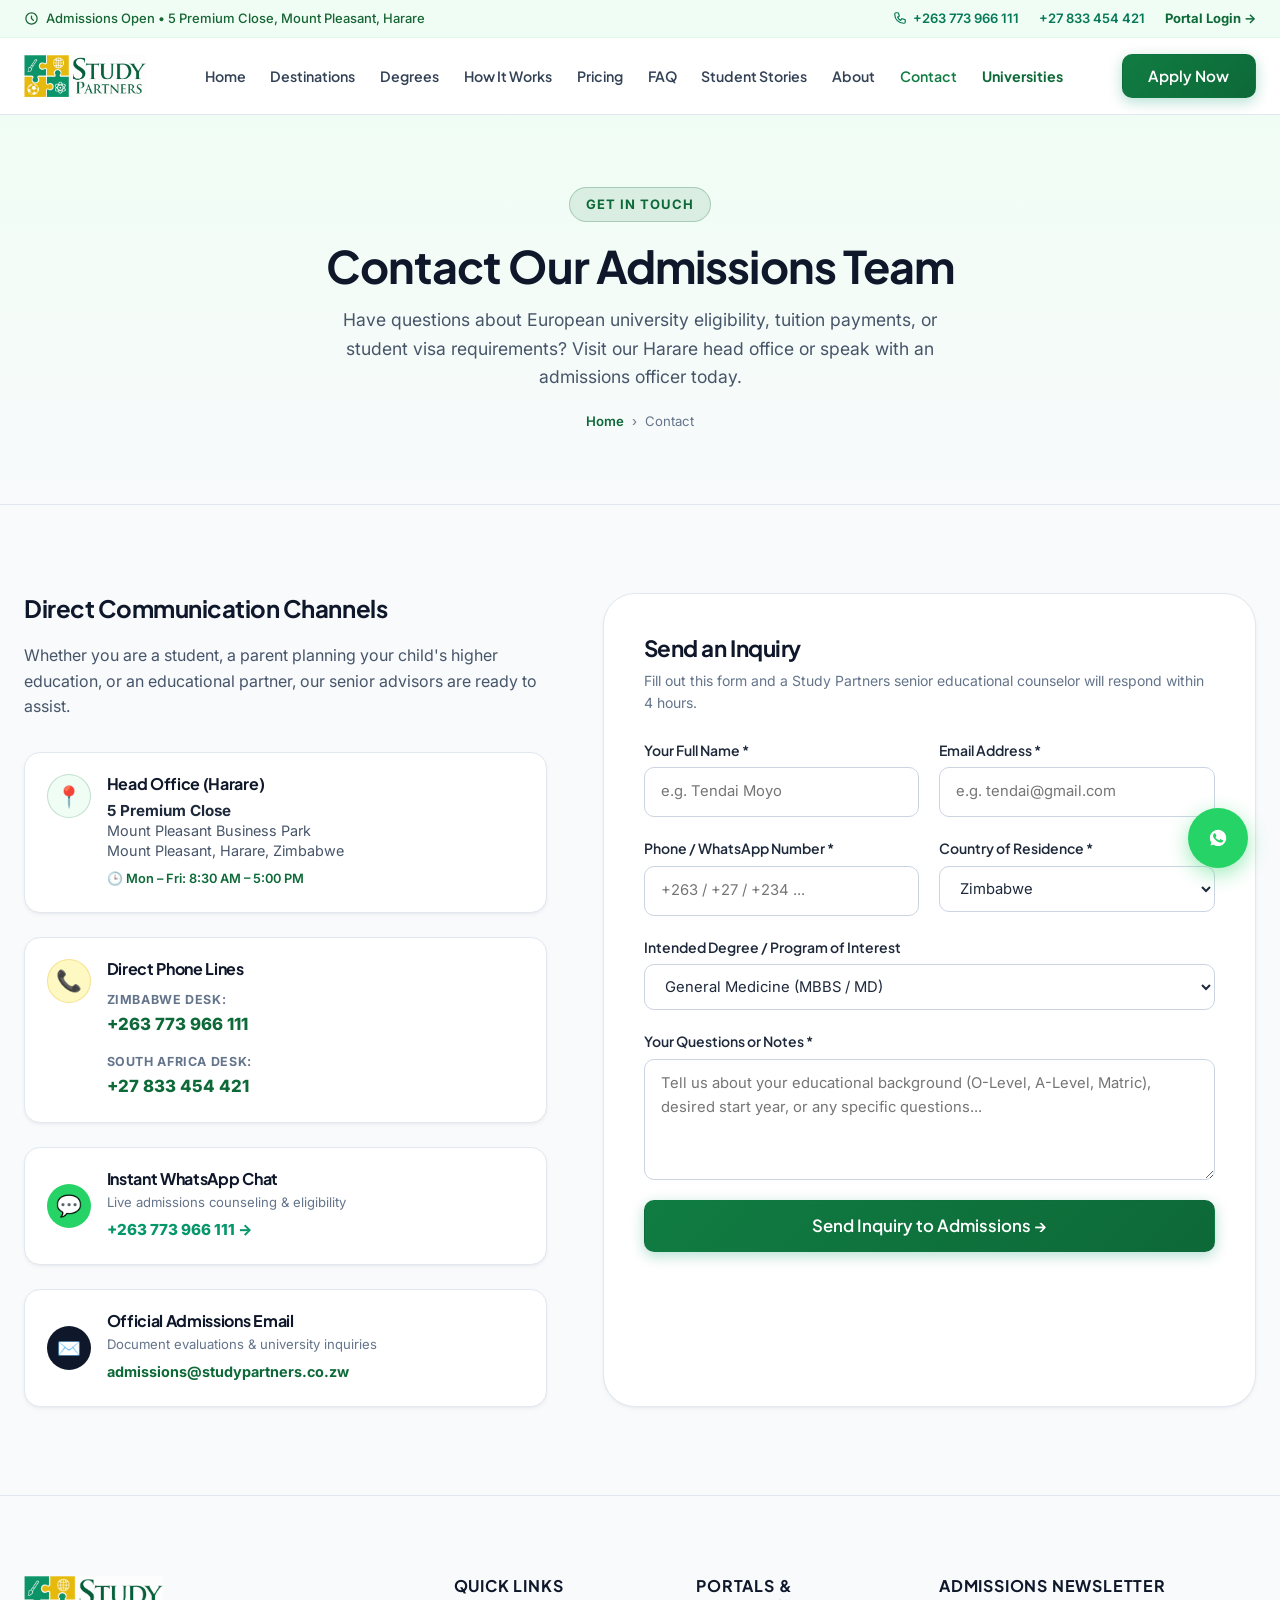
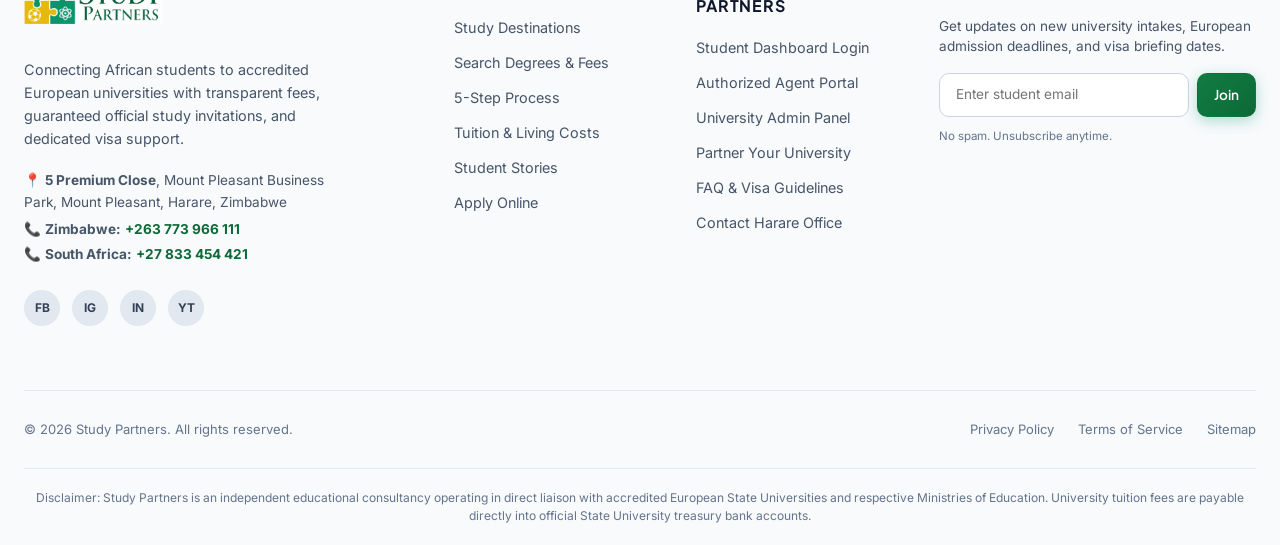
<file: contact.html>
<!DOCTYPE html>
<html lang="en">
<head>
  <meta charset="UTF-8">
  <meta name="viewport" content="width=device-width, initial-scale=1.0">
  <title>Contact Us | Study Partners</title>
  <meta name="description" content="Get in touch with Study Partners admissions offices in Harare, Zimbabwe and South Africa. Direct university counseling, WhatsApp support, and eligibility reviews.">
  <link rel="stylesheet" href="css/style.css">
</head>
<body>

  <!-- Top Info Bar -->
  <div class="top-notice-bar">
    <div class="container top-notice-content">
      <div class="top-notice-left">
        <span class="top-notice-item">
          <svg width="15" height="15" fill="none" stroke="currentColor" viewBox="0 0 24 24"><path stroke-linecap="round" stroke-linejoin="round" stroke-width="2" d="M12 8v4l3 3m6-3a9 9 0 11-18 0 9 9 0 0118 0z"/></svg>
          Admissions Open &bull; 5 Premium Close, Mount Pleasant, Harare
        </span>
      </div>
      <div class="top-notice-right">
        <a href="tel:+263773966111" class="top-notice-item">
          <svg width="14" height="14" fill="none" stroke="currentColor" viewBox="0 0 24 24"><path stroke-linecap="round" stroke-linejoin="round" stroke-width="2" d="M3 5a2 2 0 012-2h3.28a1 1 0 01.948.684l1.498 4.493a1 1 0 01-.502 1.21l-2.257 1.13a11.042 11.042 0 005.516 5.516l1.13-2.257a1 1 0 011.21-.502l4.493 1.498a1 1 0 01.684.949V19a2 2 0 01-2 2h-1C9.716 21 3 14.284 3 6V5z"/></svg>
          +263 773 966 111
        </a>
        <a href="tel:+27833454421" class="top-notice-item">
          +27 833 454 421
        </a>
        <a href="login.html" class="top-notice-item" style="color: var(--accent-emerald-700); font-weight: 700;">
          Portal Login &rarr;
        </a>
      </div>
    </div>
  </div>

  <!-- Sticky Navbar with Dropdowns -->
  <nav class="navbar" id="siteNavbar">
    <div class="container navbar-container">
      <a href="index.html" class="brand-logo" aria-label="Study Partners Home">
        <img src="images/logo.png" alt="Study Partners" class="brand-logo-img">
      </a>

      <!-- Desktop & Mobile Nav Menu -->
      <ul class="nav-menu" id="navMenu">
        <li class="nav-item">
          <a href="index.html" class="nav-link">Home</a>
        </li>
        <li class="nav-item">
          <a href="destinations.html" class="nav-link">Destinations</a>
        </li>
        <li class="nav-item">
          <a href="degrees.html" class="nav-link">Degrees</a>
        </li>
        <li class="nav-item">
          <a href="how-it-works.html" class="nav-link">How It Works</a>
        </li>
        <li class="nav-item">
          <a href="pricing.html" class="nav-link">Pricing</a>
        </li>
        <li class="nav-item">
          <a href="faq.html" class="nav-link">FAQ</a>
        </li>
        <li class="nav-item">
          <a href="stories.html" class="nav-link">Student Stories</a>
        </li>
        <li class="nav-item">
          <a href="about.html" class="nav-link">About</a>
        </li>
        <li class="nav-item">
          <a href="contact.html" class="nav-link active">Contact</a>
        </li>
        <li class="nav-item">
          <a href="partner.html" class="nav-link" style="color: var(--sp-green); font-weight: 700;">Universities</a>
        </li>
      </ul>

      <!-- Action CTAs -->
      <div class="nav-actions">
        <a href="apply.html" class="btn btn-primary" id="navApplyBtn">Apply Now</a>
        <button class="mobile-toggle" id="mobileMenuToggle" aria-label="Toggle navigation menu">
          <svg width="24" height="24" fill="none" stroke="currentColor" viewBox="0 0 24 24"><path stroke-linecap="round" stroke-linejoin="round" stroke-width="2" d="M4 6h16M4 12h16M4 18h16"/></svg>
        </button>
      </div>
    </div>
  </nav>

  <!-- Page Header -->
  <header class="inner-hero-header">
    <div class="container">
      <span class="section-tag" style="background: rgba(13, 105, 56, 0.1); color: var(--sp-green); border-color: rgba(13, 105, 56, 0.25);">Get in Touch</span>
      <h1>Contact Our Admissions Team</h1>
      <p>Have questions about European university eligibility, tuition payments, or student visa requirements? Visit our Harare head office or speak with an admissions officer today.</p>
      <div class="breadcrumbs">
        <a href="index.html">Home</a> &rsaquo; <span>Contact</span>
      </div>
    </div>
  </header>

  <!-- Contact Grid -->
  <section class="section-padding" style="background: var(--neutral-50);">
    <div class="container">
      <div style="display: grid; grid-template-columns: 1fr 1.25fr; gap: 3.5rem;">
        
        <!-- Contact Info Sidebar -->
        <div>
          <h3 style="font-size: 1.5rem; color: var(--primary-900); margin-bottom: 1.25rem;">Direct Communication Channels</h3>
          <p style="color: var(--neutral-600); line-height: 1.6; margin-bottom: 2rem;">
            Whether you are a student, a parent planning your child's higher education, or an educational partner, our senior advisors are ready to assist.
          </p>

          <div style="display: flex; flex-direction: column; gap: 1.5rem;">
            
            <!-- Physical Office Address -->
            <div style="background: var(--white); border: 1px solid var(--neutral-200); border-radius: var(--radius-lg); padding: 1.35rem; box-shadow: var(--shadow-sm);">
              <div style="display: flex; align-items: flex-start; gap: 1rem;">
                <div style="width: 44px; height: 44px; border-radius: 50%; background: #EFFDF5; color: var(--sp-green); display: flex; align-items: center; justify-content: center; font-size: 1.3rem; flex-shrink: 0; border: 1px solid rgba(13, 105, 56, 0.2);">
                  📍
                </div>
                <div>
                  <h5 style="color: var(--primary-900); font-size: 1rem; margin-bottom: 0.35rem;">Head Office (Harare)</h5>
                  <p style="font-size: 0.95rem; color: var(--neutral-800); font-weight: 700; line-height: 1.4;">5 Premium Close</p>
                  <p style="font-size: 0.9rem; color: var(--neutral-600); line-height: 1.4;">Mount Pleasant Business Park</p>
                  <p style="font-size: 0.9rem; color: var(--neutral-600); line-height: 1.4;">Mount Pleasant, Harare, Zimbabwe</p>
                  <p style="font-size: 0.8rem; color: var(--sp-green); font-weight: 600; margin-top: 0.5rem;">🕒 Mon &ndash; Fri: 8:30 AM &ndash; 5:00 PM</p>
                </div>
              </div>
            </div>

            <!-- Direct Phone Lines -->
            <div style="background: var(--white); border: 1px solid var(--neutral-200); border-radius: var(--radius-lg); padding: 1.35rem; box-shadow: var(--shadow-sm);">
              <div style="display: flex; align-items: flex-start; gap: 1rem;">
                <div style="width: 44px; height: 44px; border-radius: 50%; background: #FEF9C3; color: var(--sp-gold); display: flex; align-items: center; justify-content: center; font-size: 1.3rem; flex-shrink: 0; border: 1px solid rgba(229, 168, 18, 0.3);">
                  📞
                </div>
                <div>
                  <h5 style="color: var(--primary-900); font-size: 1rem; margin-bottom: 0.35rem;">Direct Phone Lines</h5>
                  <div style="display: flex; flex-direction: column; gap: 0.4rem; margin-top: 0.4rem;">
                    <div>
                      <span style="font-size: 0.78rem; font-weight: 700; color: var(--neutral-500); text-transform: uppercase; letter-spacing: 0.05em;">Zimbabwe Desk:</span><br>
                      <a href="tel:+263773966111" style="color: var(--sp-green); font-weight: 800; font-size: 1.05rem;">+263 773 966 111</a>
                    </div>
                    <div style="margin-top: 0.2rem;">
                      <span style="font-size: 0.78rem; font-weight: 700; color: var(--neutral-500); text-transform: uppercase; letter-spacing: 0.05em;">South Africa Desk:</span><br>
                      <a href="tel:+27833454421" style="color: var(--sp-green); font-weight: 800; font-size: 1.05rem;">+27 833 454 421</a>
                    </div>
                  </div>
                </div>
              </div>
            </div>

            <!-- WhatsApp -->
            <div style="background: var(--white); border: 1px solid var(--neutral-200); border-radius: var(--radius-lg); padding: 1.35rem; display: flex; align-items: center; gap: 1rem; box-shadow: var(--shadow-sm);">
              <div style="width: 44px; height: 44px; border-radius: 50%; background: #25D366; color: var(--white); display: flex; align-items: center; justify-content: center; font-size: 1.3rem; flex-shrink: 0;">
                💬
              </div>
              <div>
                <h5 style="color: var(--primary-900); font-size: 1rem; margin-bottom: 0.15rem;">Instant WhatsApp Chat</h5>
                <p style="font-size: 0.82rem; color: var(--neutral-500); margin-bottom: 0.25rem;">Live admissions counseling & eligibility</p>
                <a href="https://wa.me/263773966111?text=Hello%20Study%20Partners%2C%20I%20would%20like%20guidance%20on%20studying%20in%20Europe" target="_blank" style="color: #059669; font-weight: 800; font-size: 0.95rem;">+263 773 966 111 &rarr;</a>
              </div>
            </div>

            <!-- Email -->
            <div style="background: var(--white); border: 1px solid var(--neutral-200); border-radius: var(--radius-lg); padding: 1.35rem; display: flex; align-items: center; gap: 1rem; box-shadow: var(--shadow-sm);">
              <div style="width: 44px; height: 44px; border-radius: 50%; background: var(--primary-900); color: var(--white); display: flex; align-items: center; justify-content: center; font-size: 1.2rem; flex-shrink: 0;">
                ✉️
              </div>
              <div>
                <h5 style="color: var(--primary-900); font-size: 1rem; margin-bottom: 0.15rem;">Official Admissions Email</h5>
                <p style="font-size: 0.82rem; color: var(--neutral-500); margin-bottom: 0.25rem;">Document evaluations & university inquiries</p>
                <a href="mailto:admissions@studypartners.co.zw" style="color: var(--primary-700); font-weight: 700; font-size: 0.9rem;">admissions@studypartners.co.zw</a>
              </div>
            </div>

          </div>
        </div>

        <!-- Contact Message Form -->
        <div style="background: var(--white); border: 1px solid var(--neutral-200); border-radius: var(--radius-2xl); padding: 2.5rem; box-shadow: var(--shadow-sm);">
          <h3 style="font-size: 1.4rem; color: var(--primary-900); margin-bottom: 0.5rem;">Send an Inquiry</h3>
          <p style="font-size: 0.875rem; color: var(--neutral-500); margin-bottom: 1.5rem;">Fill out this form and a Study Partners senior educational counselor will respond within 4 hours.</p>

          <form id="contactForm" onsubmit="event.preventDefault(); showToast('Thank you! Your message has been routed to our Harare admissions team.', 'success'); this.reset();">
            <div class="form-row">
              <div class="form-group">
                <label class="form-label" for="contactName">Your Full Name *</label>
                <input type="text" id="contactName" class="form-input" placeholder="e.g. Tendai Moyo" required>
              </div>
              <div class="form-group">
                <label class="form-label" for="contactEmail">Email Address *</label>
                <input type="email" id="contactEmail" class="form-input" placeholder="e.g. tendai@gmail.com" required>
              </div>
            </div>

            <div class="form-row">
              <div class="form-group">
                <label class="form-label" for="contactPhone">Phone / WhatsApp Number *</label>
                <input type="tel" id="contactPhone" class="form-input" placeholder="+263 / +27 / +234 ..." required>
              </div>
              <div class="form-group">
                <label class="form-label" for="contactCountry">Country of Residence *</label>
                <select id="contactCountry" class="form-select" required>
                  <option value="">Select country...</option>
                  <option value="Zimbabwe" selected>Zimbabwe</option>
                  <option value="South Africa">South Africa</option>
                  <option value="Zambia">Zambia</option>
                  <option value="Botswana">Botswana</option>
                  <option value="Namibia">Namibia</option>
                  <option value="Nigeria">Nigeria</option>
                  <option value="Ghana">Ghana</option>
                  <option value="Kenya">Kenya</option>
                  <option value="Other">Other Country</option>
                </select>
              </div>
            </div>

            <div class="form-group">
              <label class="form-label" for="contactProgram">Intended Degree / Program of Interest</label>
              <select id="contactProgram" class="form-select">
                <option value="Medicine">General Medicine (MBBS / MD)</option>
                <option value="Dentistry">Dentistry (BDS)</option>
                <option value="Computer Science">Computer Science / Software Engineering</option>
                <option value="AI">Artificial Intelligence & Data Systems</option>
                <option value="Engineering">Civil / Mechanical / Aeronautical Engineering</option>
                <option value="Business">Business Administration / MBA</option>
                <option value="Foundation">Preparatory / Foundation Year</option>
                <option value="Other">Other Academic Field</option>
              </select>
            </div>

            <div class="form-group">
              <label class="form-label" for="contactMessage">Your Questions or Notes *</label>
              <textarea id="contactMessage" class="form-textarea" rows="4" placeholder="Tell us about your educational background (O-Level, A-Level, Matric), desired start year, or any specific questions..." required></textarea>
            </div>

            <button type="submit" class="btn btn-primary btn-lg" style="width: 100%;">
              Send Inquiry to Admissions &rarr;
            </button>
          </form>
        </div>

      </div>
    </div>
  </section>

  <!-- Site Footer -->
  <footer class="site-footer">
    <div class="container">
      <div class="footer-top-grid">
        <div class="footer-brand-col">
          <a href="index.html" class="brand-logo" style="margin-bottom: 1rem; display: inline-block;">
            <img src="images/logo.png" alt="Study Partners" class="brand-logo-img" style="height: 48px;">
          </a>
          <p style="margin-top: 0.75rem;">
            Connecting African students to accredited European universities with transparent fees, guaranteed official study invitations, and dedicated visa support.
          </p>
          <div style="margin-top: 1.25rem; font-size: 0.85rem; color: var(--neutral-600); line-height: 1.6;">
            <p>📍 <strong>5 Premium Close</strong>, Mount Pleasant Business Park, Mount Pleasant, Harare, Zimbabwe</p>
            <p style="margin-top: 0.35rem;">📞 <strong>Zimbabwe:</strong> <a href="tel:+263773966111" style="color: var(--accent-emerald-700); font-weight: 700;">+263 773 966 111</a></p>
            <p style="margin-top: 0.2rem;">📞 <strong>South Africa:</strong> <a href="tel:+27833454421" style="color: var(--accent-emerald-700); font-weight: 700;">+27 833 454 421</a></p>
          </div>
          <div class="footer-socials">
            <a href="#" class="social-icon-btn" aria-label="Facebook">FB</a>
            <a href="#" class="social-icon-btn" aria-label="Instagram">IG</a>
            <a href="#" class="social-icon-btn" aria-label="LinkedIn">IN</a>
            <a href="#" class="social-icon-btn" aria-label="YouTube">YT</a>
          </div>
        </div>

        <div>
          <h4 class="footer-heading">Quick Links</h4>
          <ul class="footer-links-list">
            <li><a href="destinations.html">Study Destinations</a></li>
            <li><a href="degrees.html">Search Degrees & Fees</a></li>
            <li><a href="how-it-works.html">5-Step Process</a></li>
            <li><a href="pricing.html">Tuition & Living Costs</a></li>
            <li><a href="stories.html">Student Stories</a></li>
            <li><a href="apply.html">Apply Online</a></li>
          </ul>
        </div>

        <div>
          <h4 class="footer-heading">Portals & Partners</h4>
          <ul class="footer-links-list">
            <li><a href="login.html">Student Dashboard Login</a></li>
            <li><a href="login.html?role=agent">Authorized Agent Portal</a></li>
            <li><a href="login.html?role=admin">University Admin Panel</a></li>
            <li><a href="partner.html">Partner Your University</a></li>
            <li><a href="faq.html">FAQ & Visa Guidelines</a></li>
            <li><a href="contact.html">Contact Harare Office</a></li>
          </ul>
        </div>

        <div>
          <h4 class="footer-heading">Admissions Newsletter</h4>
          <p style="font-size: 0.85rem; color: var(--neutral-600); line-height: 1.5;">
            Get updates on new university intakes, European admission deadlines, and visa briefing dates.
          </p>
          <form class="newsletter-form" onsubmit="event.preventDefault(); showToast('Subscribed! Check your inbox for study guides.', 'success'); this.reset();">
            <input type="email" class="newsletter-input" placeholder="Enter student email" required>
            <button type="submit" class="btn btn-primary btn-sm">Join</button>
          </form>
          <p style="font-size: 0.72rem; color: var(--neutral-500); margin-top: 0.6rem;">No spam. Unsubscribe anytime.</p>
        </div>
      </div>

      <div class="footer-bottom-bar">
        <div>&copy; 2026 Study Partners. All rights reserved.</div>
        <div style="display: flex; gap: 1.5rem;">
          <a href="#" onclick="alert('Privacy policy: We respect student data strictly in compliance with data privacy standards.'); return false;">Privacy Policy</a>
          <a href="#" onclick="alert('Terms: Study Partners facilitates official institutional admissions.'); return false;">Terms of Service</a>
          <a href="sitemap.xml">Sitemap</a>
        </div>
      </div>

      <div class="footer-disclaimer">
        Disclaimer: Study Partners is an independent educational consultancy operating in direct liaison with accredited European State Universities and respective Ministries of Education. University tuition fees are payable directly into official State University treasury bank accounts.
      </div>
    </div>
  </footer>

  <!-- Floating WhatsApp Action Button & Interactive Chat Popup -->
  <button class="floating-whatsapp-btn" id="floatingWhatsAppBtn" aria-label="Chat with Admissions Counselor on WhatsApp">
    <svg width="34" height="34" fill="currentColor" viewBox="0 0 24 24">
      <path d="M12.031 6.172c-3.181 0-5.767 2.586-5.768 5.766-.001 1.298.38 2.27 1.019 3.287l-.582 2.128 2.182-.573c.978.58 1.911.928 3.145.929 3.178 0 5.767-2.587 5.768-5.766.001-3.187-2.575-5.77-5.764-5.771zm3.392 8.244c-.144.405-.837.774-1.17.824-.299.045-.677.063-1.092-.069-.252-.08-.575-.187-.988-.365-1.739-.751-2.874-2.502-2.961-2.617-.087-.116-.708-.94-.708-1.793s.448-1.273.607-1.446c.159-.173.346-.217.462-.217l.332.006c.106.005.249-.04.39.299.144.347.491 1.2.534 1.287.043.087.072.188.014.303-.058.116-.087.188-.173.289l-.26.303c-.087.087-.179.182-.077.356.101.173.449.741.964 1.201.662.591 1.221.774 1.394.861.173.086.275.072.376-.044.101-.116.433-.506.549-.679.116-.173.231-.144.39-.086s1.011.477 1.184.564.289.13.332.202c.043.073.043.419-.101.824z"/>
    </svg>
    <span class="whatsapp-tooltip">Chat on WhatsApp</span>
  </button>

  <!-- Interactive WhatsApp Popup Box -->
  <div class="whatsapp-chat-popup" id="whatsappPopup">
    <div class="popup-header">
      <div class="popup-advisor">
        <div class="advisor-avatar">SP</div>
        <div>
          <div class="advisor-name">Study Partners Counselor</div>
          <div class="advisor-status"><span class="status-dot"></span> Online &bull; Direct WhatsApp</div>
        </div>
      </div>
      <button class="popup-close" id="closeWhatsAppPopup" aria-label="Close Chat">&times;</button>
    </div>
    <div class="popup-body">
      <div class="chat-bubble received">
        👋 Hello! Welcome to Study Partners. Interested in studying Medicine, Engineering, or IT in Belarus or Europe?
      </div>
      <div class="chat-bubble received" style="font-size: 0.8rem; margin-top: -0.4rem; color: var(--neutral-600);">
        Tap below to start a live conversation with our official admissions counselor on WhatsApp.
      </div>
    </div>
    <div class="popup-footer">
      <a href="https://wa.me/263773966111?text=Hello%20Study%20Partners%2C%20I%20would%20like%20guidance%20on%20studying%20in%20Europe" target="_blank" class="btn btn-whatsapp-direct" id="startWhatsAppChatBtn">
        Open WhatsApp Chat &rarr;
      </a>
    </div>
  </div>

  <script src="js/main.js"></script>
</body>
</html>
</file>
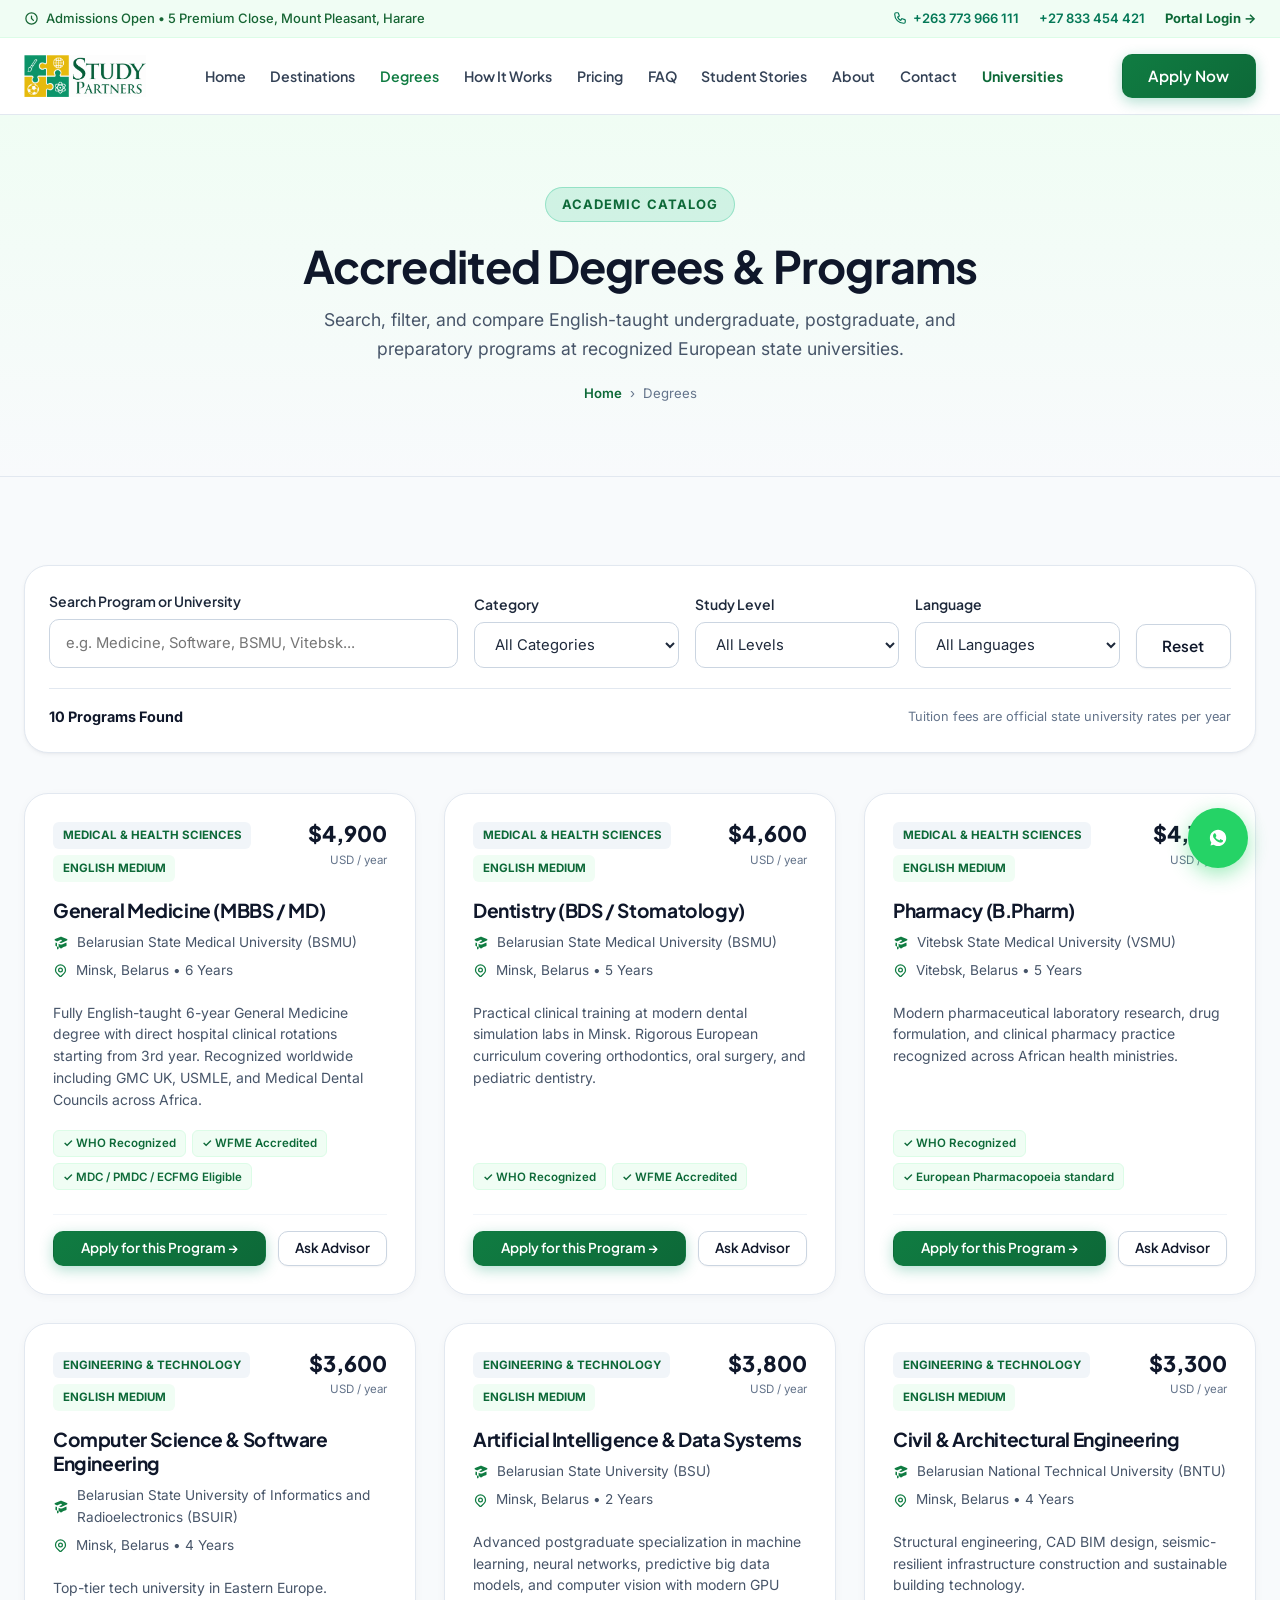
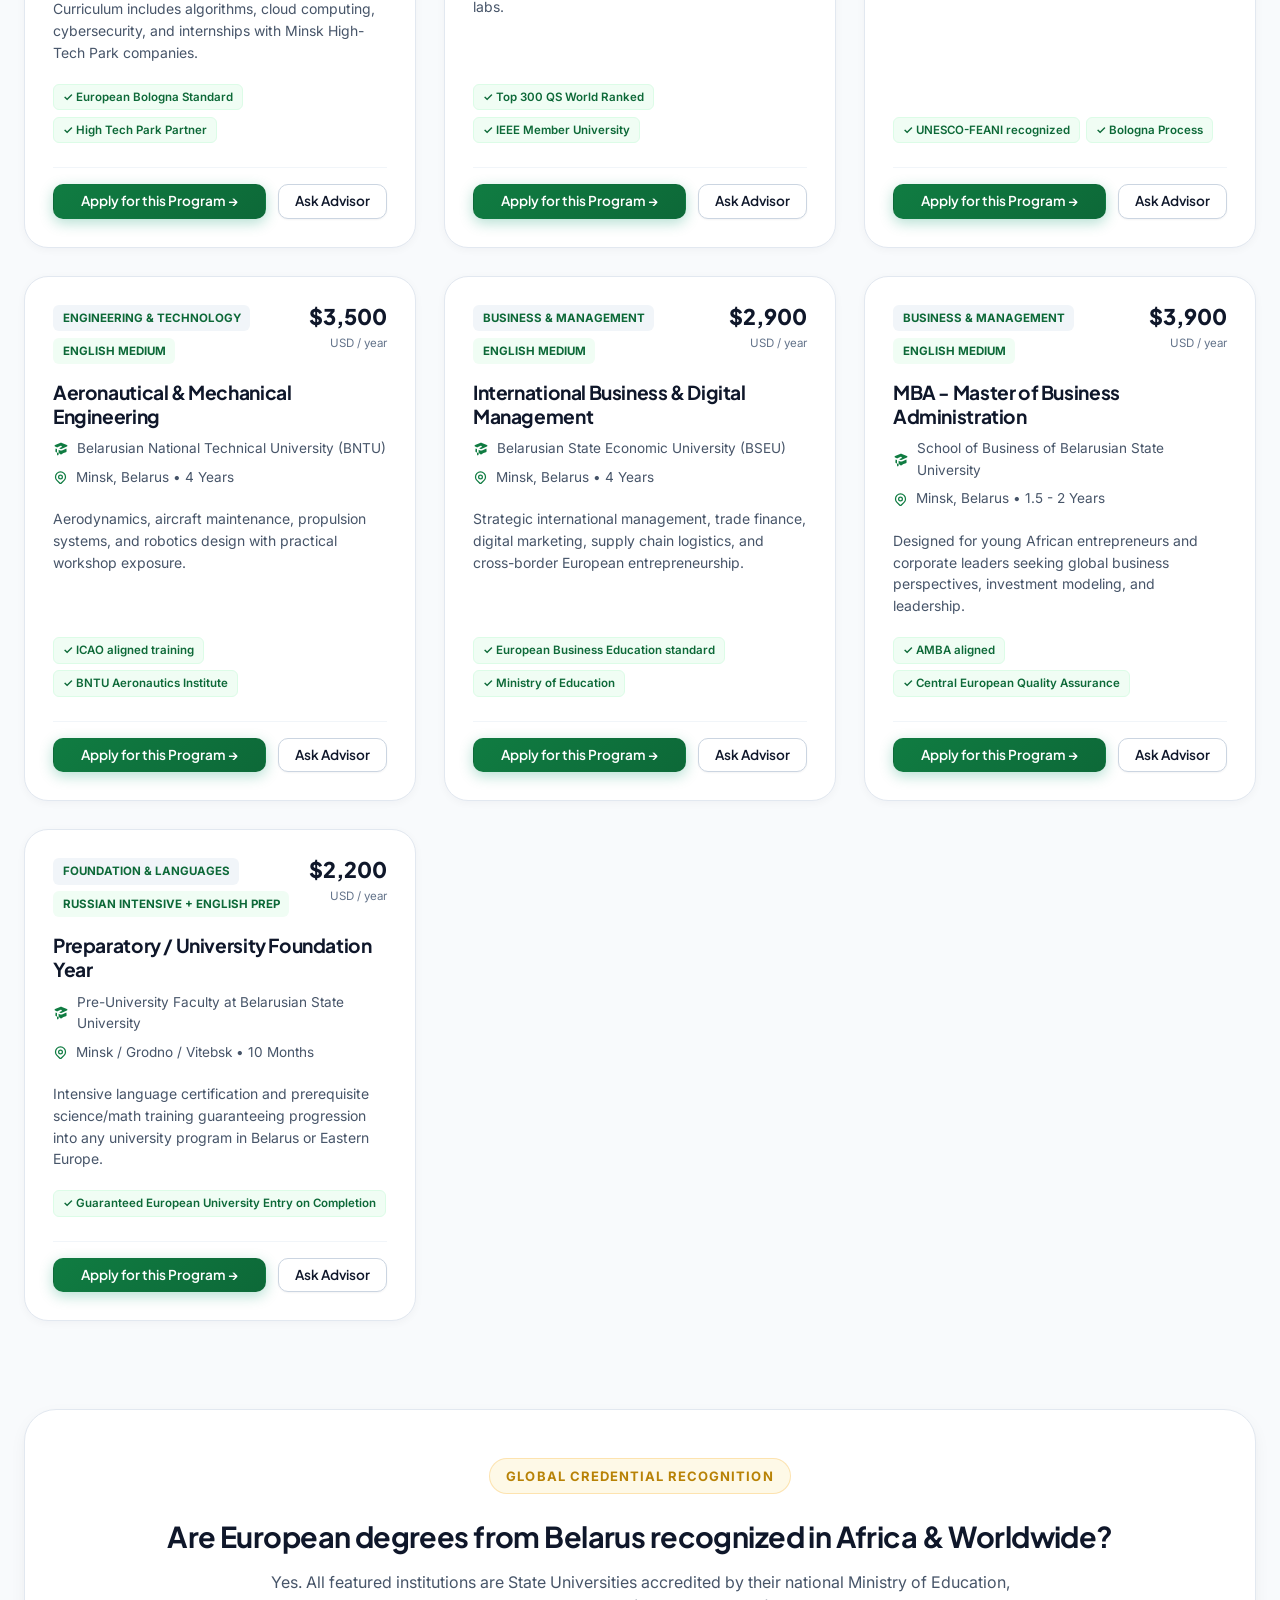
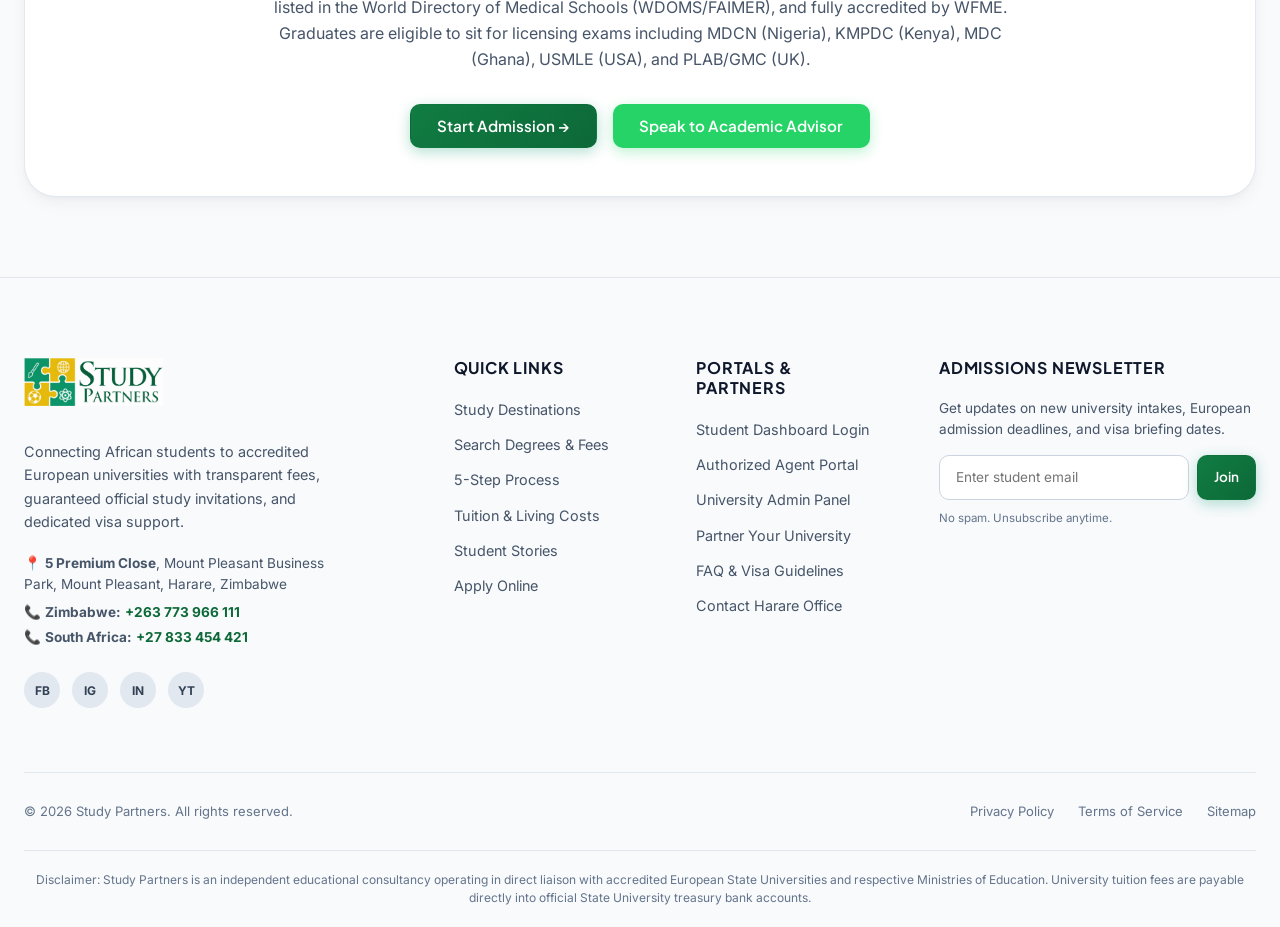
<file: degrees.html>
<!DOCTYPE html>
<html lang="en">
<head>
  <meta charset="UTF-8">
  <meta name="viewport" content="width=device-width, initial-scale=1.0">
  <title>Accredited European Degrees & Programs | Study Partners</title>
  <meta name="description" content="Browse English-taught European degrees in Medicine (MBBS), Computer Science, Software Engineering, and Business. Filter by category, study level, and language.">
  <link rel="stylesheet" href="css/style.css">
</head>
<body>

  <!-- Top Info Bar -->
  <div class="top-notice-bar">
    <div class="container top-notice-content">
      <div class="top-notice-left">
        <span class="top-notice-item">
          <svg width="15" height="15" fill="none" stroke="currentColor" viewBox="0 0 24 24"><path stroke-linecap="round" stroke-linejoin="round" stroke-width="2" d="M12 8v4l3 3m6-3a9 9 0 11-18 0 9 9 0 0118 0z"/></svg>
          Admissions Open &bull; 5 Premium Close, Mount Pleasant, Harare
        </span>
      </div>
      <div class="top-notice-right">
        <a href="tel:+263773966111" class="top-notice-item">
          <svg width="14" height="14" fill="none" stroke="currentColor" viewBox="0 0 24 24"><path stroke-linecap="round" stroke-linejoin="round" stroke-width="2" d="M3 5a2 2 0 012-2h3.28a1 1 0 01.948.684l1.498 4.493a1 1 0 01-.502 1.21l-2.257 1.13a11.042 11.042 0 005.516 5.516l1.13-2.257a1 1 0 011.21-.502l4.493 1.498a1 1 0 01.684.949V19a2 2 0 01-2 2h-1C9.716 21 3 14.284 3 6V5z"/></svg>
          +263 773 966 111
        </a>
        <a href="tel:+27833454421" class="top-notice-item">
          +27 833 454 421
        </a>
        <a href="login.html" class="top-notice-item" style="color: var(--accent-emerald-700); font-weight: 700;">
          Portal Login &rarr;
        </a>
      </div>
    </div>
  </div>

  <!-- Sticky Navbar with Dropdowns -->
  <nav class="navbar" id="siteNavbar">
    <div class="container navbar-container">
      <a href="index.html" class="brand-logo" aria-label="Study Partners Home">
        <img src="images/logo.png" alt="Study Partners" class="brand-logo-img">
      </a>

      <!-- Desktop & Mobile Nav Menu -->
      <ul class="nav-menu" id="navMenu">
        <li class="nav-item">
          <a href="index.html" class="nav-link">Home</a>
        </li>
        <li class="nav-item">
          <a href="destinations.html" class="nav-link">Destinations</a>
        </li>
        <li class="nav-item">
          <a href="degrees.html" class="nav-link active">Degrees</a>
        </li>
        <li class="nav-item">
          <a href="how-it-works.html" class="nav-link">How It Works</a>
        </li>
        <li class="nav-item">
          <a href="pricing.html" class="nav-link">Pricing</a>
        </li>
        <li class="nav-item">
          <a href="faq.html" class="nav-link">FAQ</a>
        </li>
        <li class="nav-item">
          <a href="stories.html" class="nav-link">Student Stories</a>
        </li>
        <li class="nav-item">
          <a href="about.html" class="nav-link">About</a>
        </li>
        <li class="nav-item">
          <a href="contact.html" class="nav-link">Contact</a>
        </li>
        <li class="nav-item">
          <a href="partner.html" class="nav-link" style="color: var(--sp-green); font-weight: 700;">Universities</a>
        </li>
      </ul>

      <!-- Action CTAs -->
      <div class="nav-actions">
        <a href="apply.html" class="btn btn-primary" id="navApplyBtn">Apply Now</a>
        <button class="mobile-toggle" id="mobileMenuToggle" aria-label="Toggle navigation menu">
          <svg width="24" height="24" fill="none" stroke="currentColor" viewBox="0 0 24 24"><path stroke-linecap="round" stroke-linejoin="round" stroke-width="2" d="M4 6h16M4 12h16M4 18h16"/></svg>
        </button>
      </div>
    </div>
  </nav>

  <!-- Page Header -->
  <header class="inner-hero-header">
    <div class="container">
      <span class="section-tag" style="background: rgba(16, 185, 129, 0.15); border-color: rgba(16, 185, 129, 0.3);">Academic Catalog</span>
      <h1>Accredited Degrees & Programs</h1>
      <p>Search, filter, and compare English-taught undergraduate, postgraduate, and preparatory programs at recognized European state universities.</p>
      <div class="breadcrumbs">
        <a href="index.html">Home</a> &rsaquo; <span>Degrees</span>
      </div>
    </div>
  </header>

  <!-- Filterable Catalog Section -->
  <section class="section-padding" style="background: var(--neutral-50);">
    <div class="container">
      <!-- Filter Bar -->
      <div class="catalog-filter-bar">
        <div class="filters-grid">
          <div class="form-group" style="margin-bottom: 0;">
            <label class="form-label" for="searchProgramInput">Search Program or University</label>
            <input type="text" id="searchProgramInput" class="form-input" placeholder="e.g. Medicine, Software, BSMU, Vitebsk...">
          </div>

          <div class="form-group" style="margin-bottom: 0;">
            <label class="form-label" for="filterCategory">Category</label>
            <select id="filterCategory" class="form-select">
              <option value="all">All Categories</option>
              <option value="medicine">Medicine & Health</option>
              <option value="engineering">Engineering & IT</option>
              <option value="business">Business & Economics</option>
              <option value="foundation">Foundation / Languages</option>
            </select>
          </div>

          <div class="form-group" style="margin-bottom: 0;">
            <label class="form-label" for="filterLevel">Study Level</label>
            <select id="filterLevel" class="form-select">
              <option value="all">All Levels</option>
              <option value="bachelor">Bachelor's / Undergraduate</option>
              <option value="master">Master's / Postgraduate</option>
              <option value="foundation">Preparatory / Foundation</option>
            </select>
          </div>

          <div class="form-group" style="margin-bottom: 0;">
            <label class="form-label" for="filterLanguage">Language</label>
            <select id="filterLanguage" class="form-select">
              <option value="all">All Languages</option>
              <option value="english">English Medium</option>
              <option value="russian">Russian / Bilingual</option>
            </select>
          </div>

          <div>
            <button id="resetFiltersBtn" class="btn btn-secondary" style="height: 44px; width: 100%;">Reset</button>
          </div>
        </div>

        <div style="display: flex; justify-content: space-between; align-items: center; margin-top: 1.25rem; padding-top: 1rem; border-top: 1px solid var(--neutral-200);">
          <span id="programsCount" style="font-weight: 700; color: var(--primary-900); font-size: 0.9rem;">Loading programs...</span>
          <span style="font-size: 0.8rem; color: var(--neutral-500);">Tuition fees are official state university rates per year</span>
        </div>
      </div>

      <!-- Programs Grid (Dynamically Populated via programs.js) -->
      <div id="programsListContainer" class="programs-grid">
        <!-- Javascript renders program cards here -->
      </div>
    </div>
  </section>

  <!-- Accreditation Banner -->
  <section class="container" style="margin-bottom: 5rem;">
    <div style="background: var(--white); border-radius: var(--radius-2xl); padding: 3rem; border: 1px solid var(--neutral-200); box-shadow: var(--shadow-md); text-align: center;">
      <span class="section-tag gold">Global Credential Recognition</span>
      <h3 style="font-size: 1.8rem; color: var(--primary-900); margin: 0.5rem 0 1rem;">Are European degrees from Belarus recognized in Africa & Worldwide?</h3>
      <p style="color: var(--neutral-600); max-width: 780px; margin: 0 auto 2rem; font-size: 1rem; line-height: 1.6;">
        Yes. All featured institutions are State Universities accredited by their national Ministry of Education, listed in the World Directory of Medical Schools (WDOMS/FAIMER), and fully accredited by WFME. Graduates are eligible to sit for licensing exams including MDCN (Nigeria), KMPDC (Kenya), MDC (Ghana), USMLE (USA), and PLAB/GMC (UK).
      </p>
      <div style="display: flex; justify-content: center; gap: 1rem; flex-wrap: wrap;">
        <a href="apply.html" class="btn btn-primary">Start Admission &rarr;</a>
        <a href="https://wa.me/263773966111?text=Hello%20Study%20Partners%2C%20I%20would%20like%20guidance%20on%20studying%20in%20Europe" target="_blank" class="btn btn-whatsapp">Speak to Academic Advisor</a>
      </div>
    </div>
  </section>

  <!-- Site Footer -->
  <footer class="site-footer">
    <div class="container">
      <div class="footer-top-grid">
        <div class="footer-brand-col">
          <a href="index.html" class="brand-logo" style="margin-bottom: 1rem; display: inline-block;">
            <img src="images/logo.png" alt="Study Partners" class="brand-logo-img" style="height: 48px;">
          </a>
          <p style="margin-top: 0.75rem;">
            Connecting African students to accredited European universities with transparent fees, guaranteed official study invitations, and dedicated visa support.
          </p>
          <div style="margin-top: 1.25rem; font-size: 0.85rem; color: var(--neutral-600); line-height: 1.6;">
            <p>📍 <strong>5 Premium Close</strong>, Mount Pleasant Business Park, Mount Pleasant, Harare, Zimbabwe</p>
            <p style="margin-top: 0.35rem;">📞 <strong>Zimbabwe:</strong> <a href="tel:+263773966111" style="color: var(--accent-emerald-700); font-weight: 700;">+263 773 966 111</a></p>
            <p style="margin-top: 0.2rem;">📞 <strong>South Africa:</strong> <a href="tel:+27833454421" style="color: var(--accent-emerald-700); font-weight: 700;">+27 833 454 421</a></p>
          </div>
          <div class="footer-socials">
            <a href="#" class="social-icon-btn" aria-label="Facebook">FB</a>
            <a href="#" class="social-icon-btn" aria-label="Instagram">IG</a>
            <a href="#" class="social-icon-btn" aria-label="LinkedIn">IN</a>
            <a href="#" class="social-icon-btn" aria-label="YouTube">YT</a>
          </div>
        </div>

        <div>
          <h4 class="footer-heading">Quick Links</h4>
          <ul class="footer-links-list">
            <li><a href="destinations.html">Study Destinations</a></li>
            <li><a href="degrees.html">Search Degrees & Fees</a></li>
            <li><a href="how-it-works.html">5-Step Process</a></li>
            <li><a href="pricing.html">Tuition & Living Costs</a></li>
            <li><a href="stories.html">Student Stories</a></li>
            <li><a href="apply.html">Apply Online</a></li>
          </ul>
        </div>

        <div>
          <h4 class="footer-heading">Portals & Partners</h4>
          <ul class="footer-links-list">
            <li><a href="login.html">Student Dashboard Login</a></li>
            <li><a href="login.html?role=agent">Authorized Agent Portal</a></li>
            <li><a href="login.html?role=admin">University Admin Panel</a></li>
            <li><a href="partner.html">Partner Your University</a></li>
            <li><a href="faq.html">FAQ & Visa Guidelines</a></li>
            <li><a href="contact.html">Contact Harare Office</a></li>
          </ul>
        </div>

        <div>
          <h4 class="footer-heading">Admissions Newsletter</h4>
          <p style="font-size: 0.85rem; color: var(--neutral-600); line-height: 1.5;">
            Get updates on new university intakes, European admission deadlines, and visa briefing dates.
          </p>
          <form class="newsletter-form" onsubmit="event.preventDefault(); showToast('Subscribed! Check your inbox for study guides.', 'success'); this.reset();">
            <input type="email" class="newsletter-input" placeholder="Enter student email" required>
            <button type="submit" class="btn btn-primary btn-sm">Join</button>
          </form>
          <p style="font-size: 0.72rem; color: var(--neutral-500); margin-top: 0.6rem;">No spam. Unsubscribe anytime.</p>
        </div>
      </div>

      <div class="footer-bottom-bar">
        <div>&copy; 2026 Study Partners. All rights reserved.</div>
        <div style="display: flex; gap: 1.5rem;">
          <a href="#" onclick="alert('Privacy policy: We respect student data strictly in compliance with data privacy standards.'); return false;">Privacy Policy</a>
          <a href="#" onclick="alert('Terms: Study Partners facilitates official institutional admissions.'); return false;">Terms of Service</a>
          <a href="sitemap.xml">Sitemap</a>
        </div>
      </div>

      <div class="footer-disclaimer">
        Disclaimer: Study Partners is an independent educational consultancy operating in direct liaison with accredited European State Universities and respective Ministries of Education. University tuition fees are payable directly into official State University treasury bank accounts.
      </div>
    </div>
  </footer>

  <!-- Floating WhatsApp Action Button & Interactive Chat Popup -->
  <button class="floating-whatsapp-btn" id="floatingWhatsAppBtn" aria-label="Chat with Admissions Counselor on WhatsApp">
    <svg width="34" height="34" fill="currentColor" viewBox="0 0 24 24">
      <path d="M12.031 6.172c-3.181 0-5.767 2.586-5.768 5.766-.001 1.298.38 2.27 1.019 3.287l-.582 2.128 2.182-.573c.978.58 1.911.928 3.145.929 3.178 0 5.767-2.587 5.768-5.766.001-3.187-2.575-5.77-5.764-5.771zm3.392 8.244c-.144.405-.837.774-1.17.824-.299.045-.677.063-1.092-.069-.252-.08-.575-.187-.988-.365-1.739-.751-2.874-2.502-2.961-2.617-.087-.116-.708-.94-.708-1.793s.448-1.273.607-1.446c.159-.173.346-.217.462-.217l.332.006c.106.005.249-.04.39.299.144.347.491 1.2.534 1.287.043.087.072.188.014.303-.058.116-.087.188-.173.289l-.26.303c-.087.087-.179.182-.077.356.101.173.449.741.964 1.201.662.591 1.221.774 1.394.861.173.086.275.072.376-.044.101-.116.433-.506.549-.679.116-.173.231-.144.39-.086s1.011.477 1.184.564.289.13.332.202c.043.073.043.419-.101.824z"/>
    </svg>
    <span class="whatsapp-tooltip">Chat on WhatsApp</span>
  </button>

  <!-- Interactive WhatsApp Popup Box -->
  <div class="whatsapp-chat-popup" id="whatsappPopup">
    <div class="popup-header">
      <div class="popup-advisor">
        <div class="advisor-avatar">SP</div>
        <div>
          <div class="advisor-name">Study Partners Counselor</div>
          <div class="advisor-status"><span class="status-dot"></span> Online &bull; Direct WhatsApp</div>
        </div>
      </div>
      <button class="popup-close" id="closeWhatsAppPopup" aria-label="Close Chat">&times;</button>
    </div>
    <div class="popup-body">
      <div class="chat-bubble received">
        👋 Hello! Welcome to Study Partners. Interested in studying Medicine, Engineering, or IT in Belarus or Europe?
      </div>
      <div class="chat-bubble received" style="font-size: 0.8rem; margin-top: -0.4rem; color: var(--neutral-600);">
        Tap below to start a live conversation with our official admissions counselor on WhatsApp.
      </div>
    </div>
    <div class="popup-footer">
      <a href="https://wa.me/263773966111?text=Hello%20Study%20Partners%2C%20I%20would%20like%20guidance%20on%20studying%20in%20Europe" target="_blank" class="btn btn-whatsapp-direct" id="startWhatsAppChatBtn">
        Open WhatsApp Chat &rarr;
      </a>
    </div>
  </div>

  <script src="js/main.js"></script>
  <script src="js/programs.js"></script>
</body>
</html>
</file>
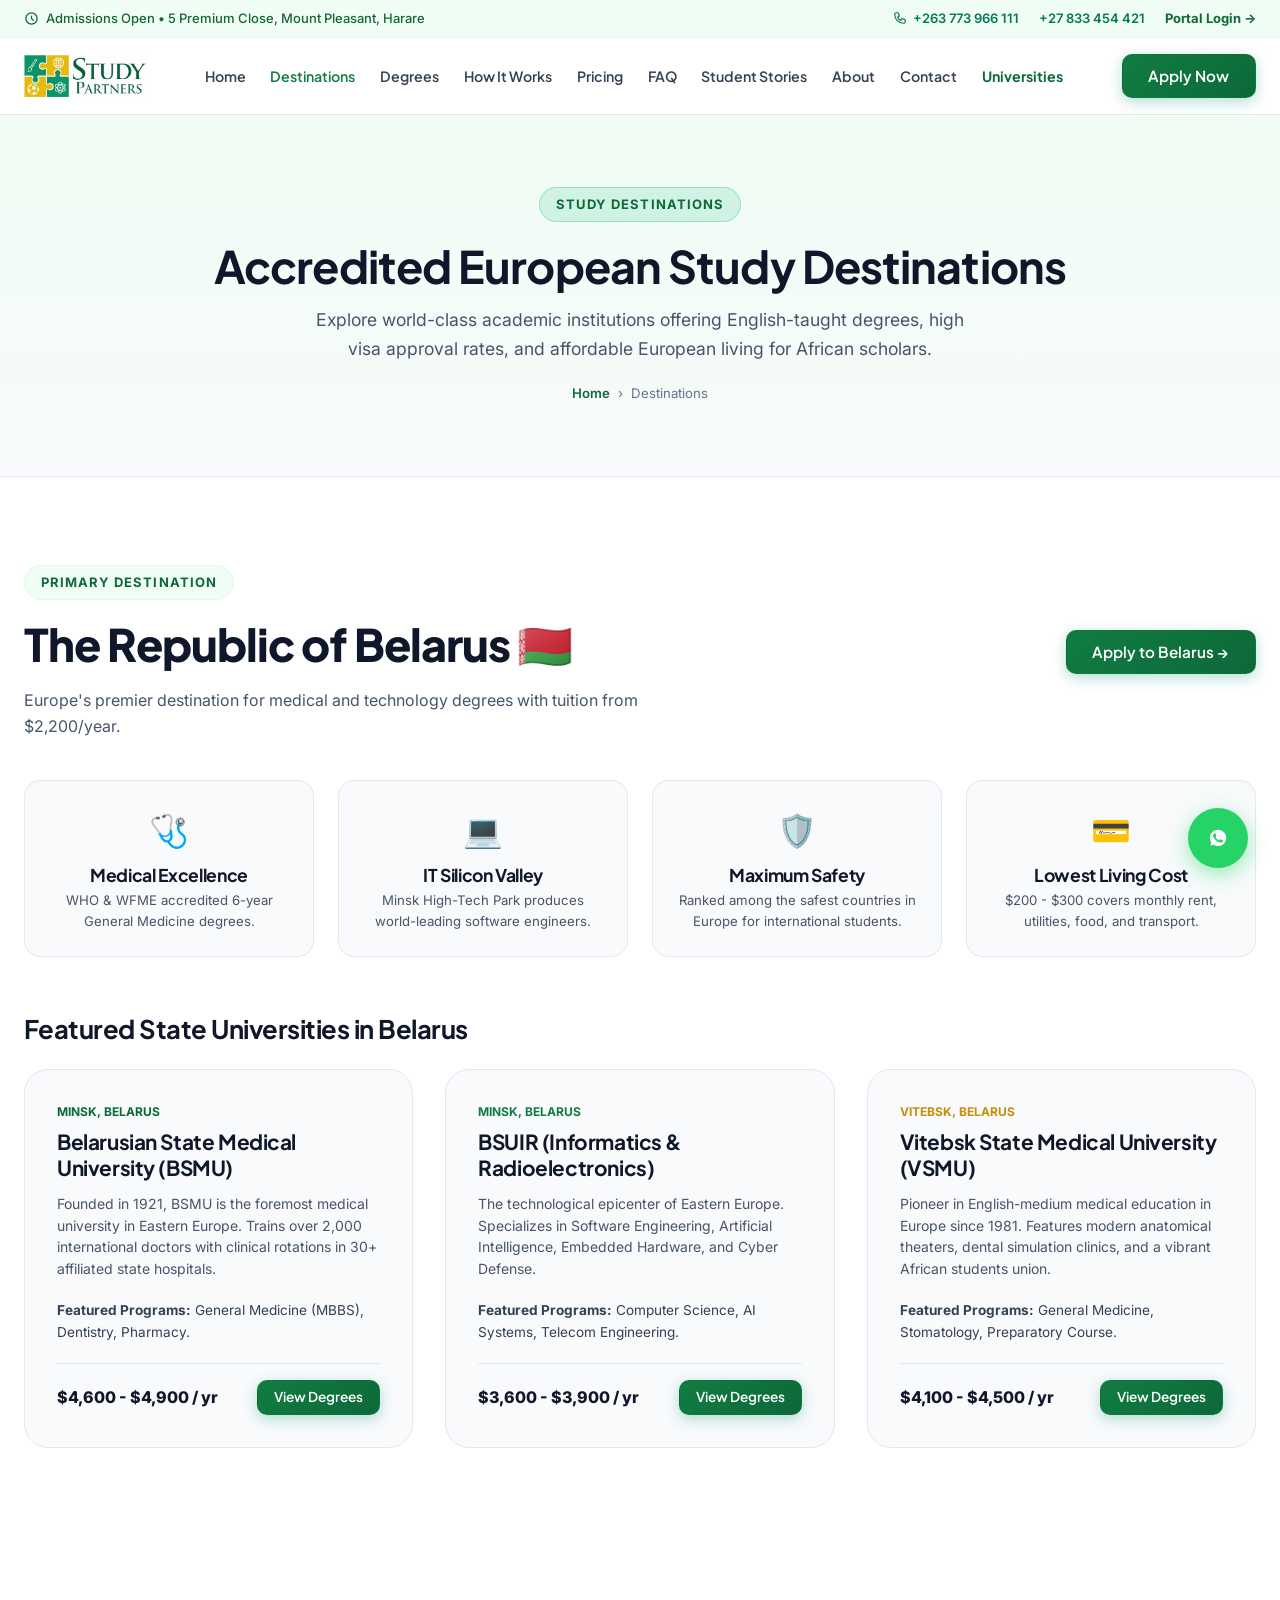
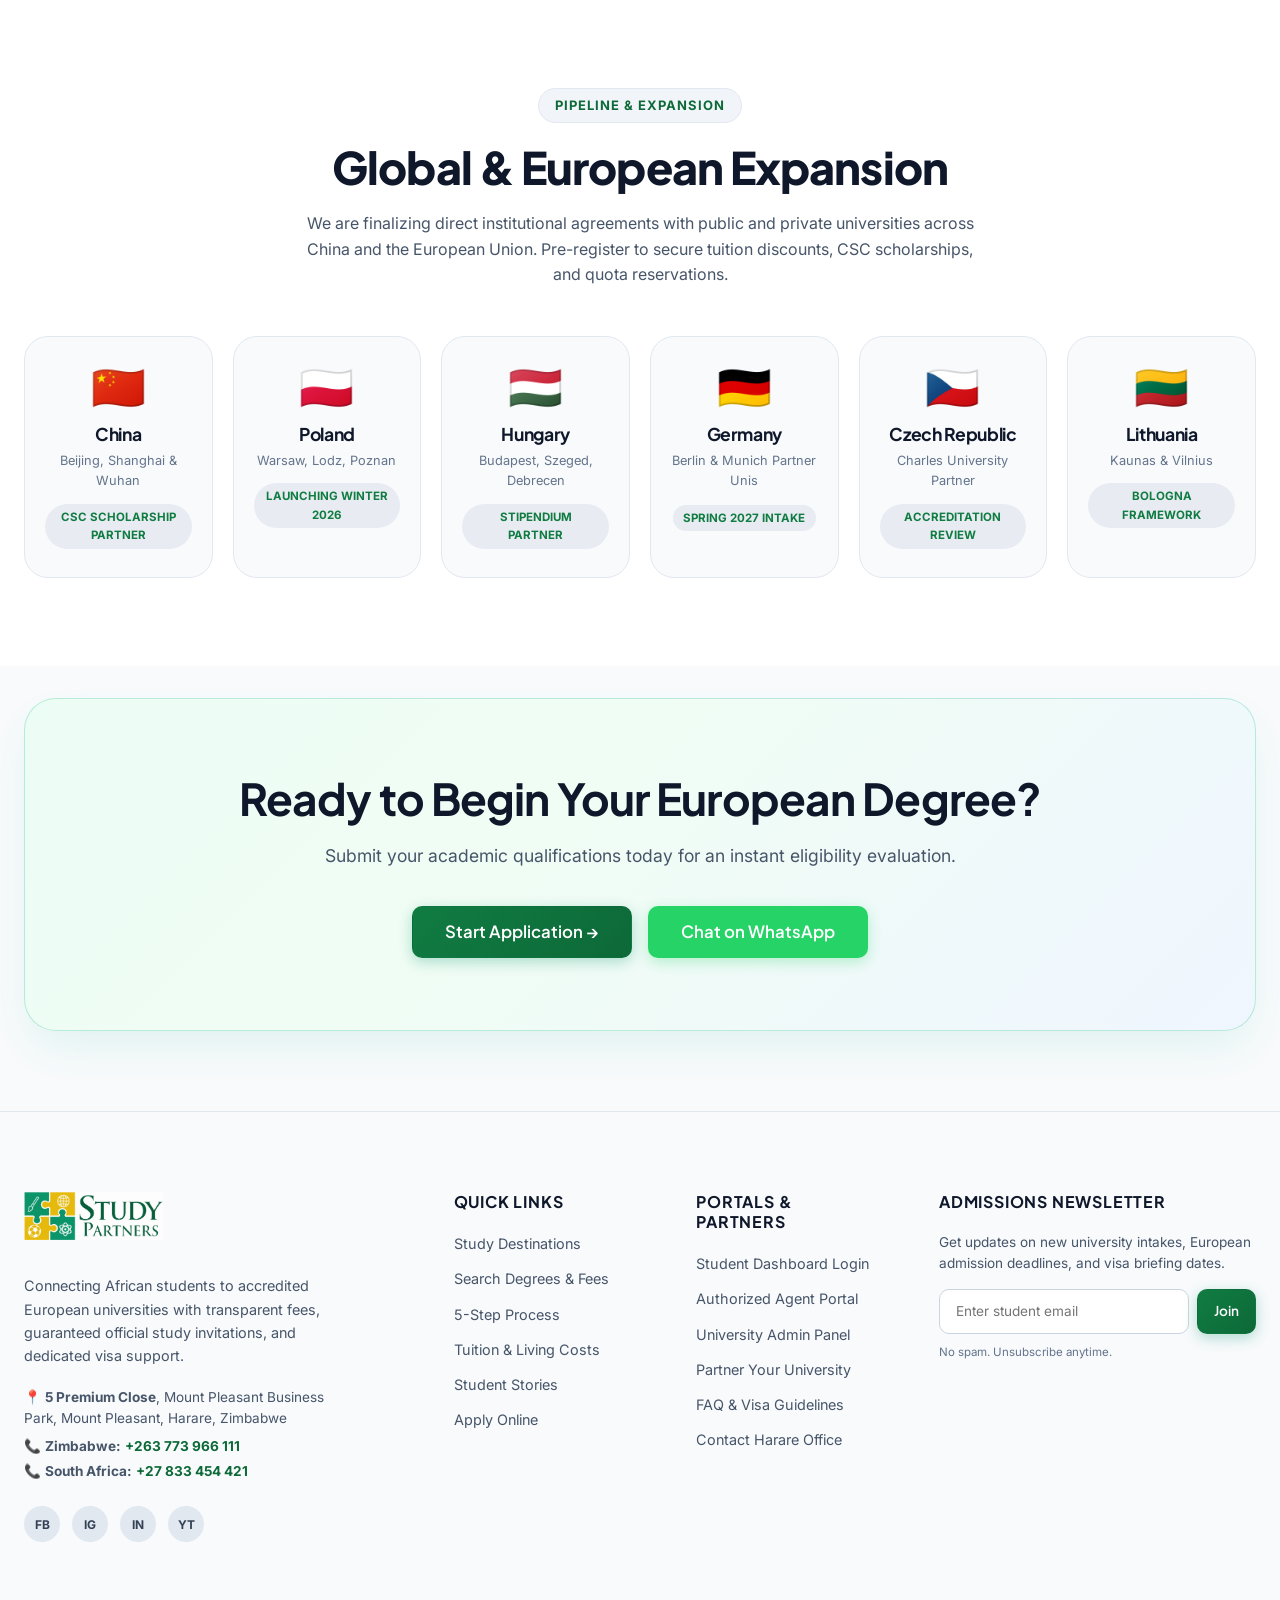
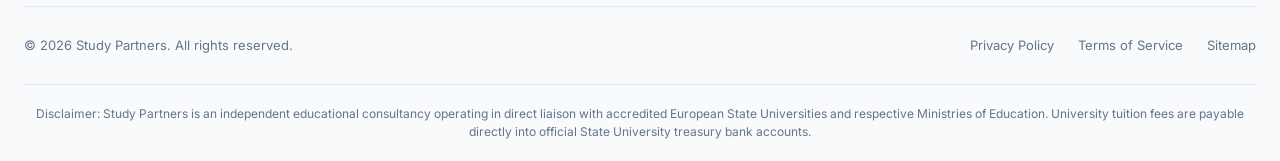
<file: destinations.html>
<!DOCTYPE html>
<html lang="en">
<head>
  <meta charset="UTF-8">
  <meta name="viewport" content="width=device-width, initial-scale=1.0">
  <title>Study Destinations | Belarus & European Universities - Study Partners</title>
  <meta name="description" content="Discover top accredited state universities in Belarus and Central Europe for African students. Low tuition, WHO/WFME recognized medical schools, and high-tech campuses.">
  <link rel="stylesheet" href="css/style.css">
</head>
<body>

  <!-- Top Info Bar -->
  <div class="top-notice-bar">
    <div class="container top-notice-content">
      <div class="top-notice-left">
        <span class="top-notice-item">
          <svg width="15" height="15" fill="none" stroke="currentColor" viewBox="0 0 24 24"><path stroke-linecap="round" stroke-linejoin="round" stroke-width="2" d="M12 8v4l3 3m6-3a9 9 0 11-18 0 9 9 0 0118 0z"/></svg>
          Admissions Open &bull; 5 Premium Close, Mount Pleasant, Harare
        </span>
      </div>
      <div class="top-notice-right">
        <a href="tel:+263773966111" class="top-notice-item">
          <svg width="14" height="14" fill="none" stroke="currentColor" viewBox="0 0 24 24"><path stroke-linecap="round" stroke-linejoin="round" stroke-width="2" d="M3 5a2 2 0 012-2h3.28a1 1 0 01.948.684l1.498 4.493a1 1 0 01-.502 1.21l-2.257 1.13a11.042 11.042 0 005.516 5.516l1.13-2.257a1 1 0 011.21-.502l4.493 1.498a1 1 0 01.684.949V19a2 2 0 01-2 2h-1C9.716 21 3 14.284 3 6V5z"/></svg>
          +263 773 966 111
        </a>
        <a href="tel:+27833454421" class="top-notice-item">
          +27 833 454 421
        </a>
        <a href="login.html" class="top-notice-item" style="color: var(--accent-emerald-700); font-weight: 700;">
          Portal Login &rarr;
        </a>
      </div>
    </div>
  </div>

  <!-- Sticky Navbar with Dropdowns -->
  <nav class="navbar" id="siteNavbar">
    <div class="container navbar-container">
      <a href="index.html" class="brand-logo" aria-label="Study Partners Home">
        <img src="images/logo.png" alt="Study Partners" class="brand-logo-img">
      </a>

      <!-- Desktop & Mobile Nav Menu -->
      <ul class="nav-menu" id="navMenu">
        <li class="nav-item">
          <a href="index.html" class="nav-link">Home</a>
        </li>
        <li class="nav-item">
          <a href="destinations.html" class="nav-link active">Destinations</a>
        </li>
        <li class="nav-item">
          <a href="degrees.html" class="nav-link">Degrees</a>
        </li>
        <li class="nav-item">
          <a href="how-it-works.html" class="nav-link">How It Works</a>
        </li>
        <li class="nav-item">
          <a href="pricing.html" class="nav-link">Pricing</a>
        </li>
        <li class="nav-item">
          <a href="faq.html" class="nav-link">FAQ</a>
        </li>
        <li class="nav-item">
          <a href="stories.html" class="nav-link">Student Stories</a>
        </li>
        <li class="nav-item">
          <a href="about.html" class="nav-link">About</a>
        </li>
        <li class="nav-item">
          <a href="contact.html" class="nav-link">Contact</a>
        </li>
        <li class="nav-item">
          <a href="partner.html" class="nav-link" style="color: var(--sp-green); font-weight: 700;">Universities</a>
        </li>
      </ul>

      <!-- Action CTAs -->
      <div class="nav-actions">
        <a href="apply.html" class="btn btn-primary" id="navApplyBtn">Apply Now</a>
        <button class="mobile-toggle" id="mobileMenuToggle" aria-label="Toggle navigation menu">
          <svg width="24" height="24" fill="none" stroke="currentColor" viewBox="0 0 24 24"><path stroke-linecap="round" stroke-linejoin="round" stroke-width="2" d="M4 6h16M4 12h16M4 18h16"/></svg>
        </button>
      </div>
    </div>
  </nav>

  <!-- Page Header -->
  <header class="inner-hero-header">
    <div class="container">
      <span class="section-tag" style="background: rgba(16, 185, 129, 0.15); border-color: rgba(16, 185, 129, 0.3);">Study Destinations</span>
      <h1>Accredited European Study Destinations</h1>
      <p>Explore world-class academic institutions offering English-taught degrees, high visa approval rates, and affordable European living for African scholars.</p>
      <div class="breadcrumbs">
        <a href="index.html">Home</a> &rsaquo; <span>Destinations</span>
      </div>
    </div>
  </header>

  <!-- Featured Destination Deep Dive: Belarus -->
  <section class="section-padding" id="belarus" style="background: var(--white);">
    <div class="container">
      <div style="display: flex; align-items: center; justify-content: space-between; margin-bottom: 2.5rem; flex-wrap: wrap; gap: 1rem;">
        <div>
          <span class="section-tag">Primary Destination</span>
          <h2 class="section-title">The Republic of Belarus 🇧🇾</h2>
          <p class="section-desc" style="margin-left: 0;">Europe's premier destination for medical and technology degrees with tuition from $2,200/year.</p>
        </div>
        <a href="apply.html?destination=Belarus" class="btn btn-primary">Apply to Belarus &rarr;</a>
      </div>

      <!-- Quick Highlights Grid -->
      <div style="display: grid; grid-template-columns: repeat(4, 1fr); gap: 1.5rem; margin-bottom: 3.5rem;">
        <div style="background: var(--neutral-50); border: 1px solid var(--neutral-200); border-radius: var(--radius-lg); padding: 1.5rem; text-align: center;">
          <div style="font-size: 2rem; margin-bottom: 0.5rem;">🩺</div>
          <h4 style="color: var(--primary-900); font-size: 1.1rem; margin-bottom: 0.25rem;">Medical Excellence</h4>
          <p style="font-size: 0.825rem; color: var(--neutral-600);">WHO & WFME accredited 6-year General Medicine degrees.</p>
        </div>
        <div style="background: var(--neutral-50); border: 1px solid var(--neutral-200); border-radius: var(--radius-lg); padding: 1.5rem; text-align: center;">
          <div style="font-size: 2rem; margin-bottom: 0.5rem;">💻</div>
          <h4 style="color: var(--primary-900); font-size: 1.1rem; margin-bottom: 0.25rem;">IT Silicon Valley</h4>
          <p style="font-size: 0.825rem; color: var(--neutral-600);">Minsk High-Tech Park produces world-leading software engineers.</p>
        </div>
        <div style="background: var(--neutral-50); border: 1px solid var(--neutral-200); border-radius: var(--radius-lg); padding: 1.5rem; text-align: center;">
          <div style="font-size: 2rem; margin-bottom: 0.5rem;">🛡️</div>
          <h4 style="color: var(--primary-900); font-size: 1.1rem; margin-bottom: 0.25rem;">Maximum Safety</h4>
          <p style="font-size: 0.825rem; color: var(--neutral-600);">Ranked among the safest countries in Europe for international students.</p>
        </div>
        <div style="background: var(--neutral-50); border: 1px solid var(--neutral-200); border-radius: var(--radius-lg); padding: 1.5rem; text-align: center;">
          <div style="font-size: 2rem; margin-bottom: 0.5rem;">💳</div>
          <h4 style="color: var(--primary-900); font-size: 1.1rem; margin-bottom: 0.25rem;">Lowest Living Cost</h4>
          <p style="font-size: 0.825rem; color: var(--neutral-600);">$200 - $300 covers monthly rent, utilities, food, and transport.</p>
        </div>
      </div>

      <!-- Partner State Universities in Belarus -->
      <h3 style="font-size: 1.6rem; color: var(--primary-900); margin-bottom: 1.5rem;">Featured State Universities in Belarus</h3>
      
      <div style="display: grid; grid-template-columns: repeat(3, 1fr); gap: 2rem; margin-bottom: 4rem;">
        <!-- University 1 -->
        <div style="background: var(--neutral-50); border: 1px solid var(--neutral-200); border-radius: var(--radius-xl); padding: 2rem; display: flex; flex-direction: column;">
          <span style="font-size: 0.75rem; font-weight: 700; color: var(--accent-emerald-700); text-transform: uppercase;">Minsk, Belarus</span>
          <h4 style="font-size: 1.3rem; color: var(--primary-900); margin: 0.5rem 0 0.75rem;">Belarusian State Medical University (BSMU)</h4>
          <p style="font-size: 0.875rem; color: var(--neutral-600); line-height: 1.55; margin-bottom: 1.25rem; flex-grow: 1;">
            Founded in 1921, BSMU is the foremost medical university in Eastern Europe. Trains over 2,000 international doctors with clinical rotations in 30+ affiliated state hospitals.
          </p>
          <div style="margin-bottom: 1.25rem; font-size: 0.85rem; color: var(--neutral-700);">
            <strong>Featured Programs:</strong> General Medicine (MBBS), Dentistry, Pharmacy.
          </div>
          <div style="display: flex; justify-content: space-between; align-items: center; padding-top: 1rem; border-top: 1px solid var(--neutral-200);">
            <span style="font-weight: 800; color: var(--primary-900);">$4,600 - $4,900 / yr</span>
            <a href="degrees.html?category=medicine" class="btn btn-primary btn-sm">View Degrees</a>
          </div>
        </div>

        <!-- University 2 -->
        <div style="background: var(--neutral-50); border: 1px solid var(--neutral-200); border-radius: var(--radius-xl); padding: 2rem; display: flex; flex-direction: column;">
          <span style="font-size: 0.75rem; font-weight: 700; color: var(--primary-600); text-transform: uppercase;">Minsk, Belarus</span>
          <h4 style="font-size: 1.3rem; color: var(--primary-900); margin: 0.5rem 0 0.75rem;">BSUIR (Informatics & Radioelectronics)</h4>
          <p style="font-size: 0.875rem; color: var(--neutral-600); line-height: 1.55; margin-bottom: 1.25rem; flex-grow: 1;">
            The technological epicenter of Eastern Europe. Specializes in Software Engineering, Artificial Intelligence, Embedded Hardware, and Cyber Defense.
          </p>
          <div style="margin-bottom: 1.25rem; font-size: 0.85rem; color: var(--neutral-700);">
            <strong>Featured Programs:</strong> Computer Science, AI Systems, Telecom Engineering.
          </div>
          <div style="display: flex; justify-content: space-between; align-items: center; padding-top: 1rem; border-top: 1px solid var(--neutral-200);">
            <span style="font-weight: 800; color: var(--primary-900);">$3,600 - $3,900 / yr</span>
            <a href="degrees.html?category=engineering" class="btn btn-primary btn-sm">View Degrees</a>
          </div>
        </div>

        <!-- University 3 -->
        <div style="background: var(--neutral-50); border: 1px solid var(--neutral-200); border-radius: var(--radius-xl); padding: 2rem; display: flex; flex-direction: column;">
          <span style="font-size: 0.75rem; font-weight: 700; color: var(--accent-gold-600); text-transform: uppercase;">Vitebsk, Belarus</span>
          <h4 style="font-size: 1.3rem; color: var(--primary-900); margin: 0.5rem 0 0.75rem;">Vitebsk State Medical University (VSMU)</h4>
          <p style="font-size: 0.875rem; color: var(--neutral-600); line-height: 1.55; margin-bottom: 1.25rem; flex-grow: 1;">
            Pioneer in English-medium medical education in Europe since 1981. Features modern anatomical theaters, dental simulation clinics, and a vibrant African students union.
          </p>
          <div style="margin-bottom: 1.25rem; font-size: 0.85rem; color: var(--neutral-700);">
            <strong>Featured Programs:</strong> General Medicine, Stomatology, Preparatory Course.
          </div>
          <div style="display: flex; justify-content: space-between; align-items: center; padding-top: 1rem; border-top: 1px solid var(--neutral-200);">
            <span style="font-weight: 800; color: var(--primary-900);">$4,100 - $4,500 / yr</span>
            <a href="degrees.html?category=medicine" class="btn btn-primary btn-sm">View Degrees</a>
          </div>
        </div>
      </div>
    </div>
  </section>

  <!-- Coming Soon EU & Global Countries -->
  <section class="section-padding coming-soon-section" id="europe-expansion">
    <div class="container">
      <div class="text-center">
        <span class="section-tag navy">Pipeline & Expansion</span>
        <h2 class="section-title">Global & European Expansion</h2>
        <p class="section-desc">
          We are finalizing direct institutional agreements with public and private universities across China and the European Union. Pre-register to secure tuition discounts, CSC scholarships, and quota reservations.
        </p>
      </div>

      <div class="countries-grid">
        <div class="country-card">
          <div class="country-flag-large">🇨🇳</div>
          <h4 class="country-name">China</h4>
          <p style="font-size: 0.8rem; color: var(--neutral-500); margin-bottom: 0.75rem;">Beijing, Shanghai & Wuhan</p>
          <span class="country-status-pill">CSC Scholarship Partner</span>
        </div>
        <div class="country-card">
          <div class="country-flag-large">🇵🇱</div>
          <h4 class="country-name">Poland</h4>
          <p style="font-size: 0.8rem; color: var(--neutral-500); margin-bottom: 0.75rem;">Warsaw, Lodz, Poznan</p>
          <span class="country-status-pill">Launching Winter 2026</span>
        </div>
        <div class="country-card">
          <div class="country-flag-large">🇭🇺</div>
          <h4 class="country-name">Hungary</h4>
          <p style="font-size: 0.8rem; color: var(--neutral-500); margin-bottom: 0.75rem;">Budapest, Szeged, Debrecen</p>
          <span class="country-status-pill">Stipendium Partner</span>
        </div>
        <div class="country-card">
          <div class="country-flag-large">🇩🇪</div>
          <h4 class="country-name">Germany</h4>
          <p style="font-size: 0.8rem; color: var(--neutral-500); margin-bottom: 0.75rem;">Berlin & Munich Partner Unis</p>
          <span class="country-status-pill">Spring 2027 Intake</span>
        </div>
        <div class="country-card">
          <div class="country-flag-large">🇨🇿</div>
          <h4 class="country-name">Czech Republic</h4>
          <p style="font-size: 0.8rem; color: var(--neutral-500); margin-bottom: 0.75rem;">Charles University Partner</p>
          <span class="country-status-pill">Accreditation Review</span>
        </div>
        <div class="country-card">
          <div class="country-flag-large">🇱🇹</div>
          <h4 class="country-name">Lithuania</h4>
          <p style="font-size: 0.8rem; color: var(--neutral-500); margin-bottom: 0.75rem;">Kaunas & Vilnius</p>
          <span class="country-status-pill">Bologna Framework</span>
        </div>
      </div>
    </div>
  </section>

  <!-- Final CTA -->
  <section class="container">
    <div class="final-cta-section">
      <h2>Ready to Begin Your European Degree?</h2>
      <p>Submit your academic qualifications today for an instant eligibility evaluation.</p>
      <div class="final-cta-actions">
        <a href="apply.html" class="btn btn-primary btn-lg">Start Application &rarr;</a>
        <a href="https://wa.me/263773966111?text=Hello%20Study%20Partners%2C%20I%20would%20like%20guidance%20on%20studying%20in%20Europe" target="_blank" class="btn btn-whatsapp btn-lg">Chat on WhatsApp</a>
      </div>
    </div>
  </section>

  <!-- Site Footer -->
  <footer class="site-footer">
    <div class="container">
      <div class="footer-top-grid">
        <div class="footer-brand-col">
          <a href="index.html" class="brand-logo" style="margin-bottom: 1rem; display: inline-block;">
            <img src="images/logo.png" alt="Study Partners" class="brand-logo-img" style="height: 48px;">
          </a>
          <p style="margin-top: 0.75rem;">
            Connecting African students to accredited European universities with transparent fees, guaranteed official study invitations, and dedicated visa support.
          </p>
          <div style="margin-top: 1.25rem; font-size: 0.85rem; color: var(--neutral-600); line-height: 1.6;">
            <p>📍 <strong>5 Premium Close</strong>, Mount Pleasant Business Park, Mount Pleasant, Harare, Zimbabwe</p>
            <p style="margin-top: 0.35rem;">📞 <strong>Zimbabwe:</strong> <a href="tel:+263773966111" style="color: var(--accent-emerald-700); font-weight: 700;">+263 773 966 111</a></p>
            <p style="margin-top: 0.2rem;">📞 <strong>South Africa:</strong> <a href="tel:+27833454421" style="color: var(--accent-emerald-700); font-weight: 700;">+27 833 454 421</a></p>
          </div>
          <div class="footer-socials">
            <a href="#" class="social-icon-btn" aria-label="Facebook">FB</a>
            <a href="#" class="social-icon-btn" aria-label="Instagram">IG</a>
            <a href="#" class="social-icon-btn" aria-label="LinkedIn">IN</a>
            <a href="#" class="social-icon-btn" aria-label="YouTube">YT</a>
          </div>
        </div>

        <div>
          <h4 class="footer-heading">Quick Links</h4>
          <ul class="footer-links-list">
            <li><a href="destinations.html">Study Destinations</a></li>
            <li><a href="degrees.html">Search Degrees & Fees</a></li>
            <li><a href="how-it-works.html">5-Step Process</a></li>
            <li><a href="pricing.html">Tuition & Living Costs</a></li>
            <li><a href="stories.html">Student Stories</a></li>
            <li><a href="apply.html">Apply Online</a></li>
          </ul>
        </div>

        <div>
          <h4 class="footer-heading">Portals & Partners</h4>
          <ul class="footer-links-list">
            <li><a href="login.html">Student Dashboard Login</a></li>
            <li><a href="login.html?role=agent">Authorized Agent Portal</a></li>
            <li><a href="login.html?role=admin">University Admin Panel</a></li>
            <li><a href="partner.html">Partner Your University</a></li>
            <li><a href="faq.html">FAQ & Visa Guidelines</a></li>
            <li><a href="contact.html">Contact Harare Office</a></li>
          </ul>
        </div>

        <div>
          <h4 class="footer-heading">Admissions Newsletter</h4>
          <p style="font-size: 0.85rem; color: var(--neutral-600); line-height: 1.5;">
            Get updates on new university intakes, European admission deadlines, and visa briefing dates.
          </p>
          <form class="newsletter-form" onsubmit="event.preventDefault(); showToast('Subscribed! Check your inbox for study guides.', 'success'); this.reset();">
            <input type="email" class="newsletter-input" placeholder="Enter student email" required>
            <button type="submit" class="btn btn-primary btn-sm">Join</button>
          </form>
          <p style="font-size: 0.72rem; color: var(--neutral-500); margin-top: 0.6rem;">No spam. Unsubscribe anytime.</p>
        </div>
      </div>

      <div class="footer-bottom-bar">
        <div>&copy; 2026 Study Partners. All rights reserved.</div>
        <div style="display: flex; gap: 1.5rem;">
          <a href="#" onclick="alert('Privacy policy: We respect student data strictly in compliance with data privacy standards.'); return false;">Privacy Policy</a>
          <a href="#" onclick="alert('Terms: Study Partners facilitates official institutional admissions.'); return false;">Terms of Service</a>
          <a href="sitemap.xml">Sitemap</a>
        </div>
      </div>

      <div class="footer-disclaimer">
        Disclaimer: Study Partners is an independent educational consultancy operating in direct liaison with accredited European State Universities and respective Ministries of Education. University tuition fees are payable directly into official State University treasury bank accounts.
      </div>
    </div>
  </footer>

  <!-- Floating WhatsApp Action Button & Interactive Chat Popup -->
  <button class="floating-whatsapp-btn" id="floatingWhatsAppBtn" aria-label="Chat with Admissions Counselor on WhatsApp">
    <svg width="34" height="34" fill="currentColor" viewBox="0 0 24 24">
      <path d="M12.031 6.172c-3.181 0-5.767 2.586-5.768 5.766-.001 1.298.38 2.27 1.019 3.287l-.582 2.128 2.182-.573c.978.58 1.911.928 3.145.929 3.178 0 5.767-2.587 5.768-5.766.001-3.187-2.575-5.77-5.764-5.771zm3.392 8.244c-.144.405-.837.774-1.17.824-.299.045-.677.063-1.092-.069-.252-.08-.575-.187-.988-.365-1.739-.751-2.874-2.502-2.961-2.617-.087-.116-.708-.94-.708-1.793s.448-1.273.607-1.446c.159-.173.346-.217.462-.217l.332.006c.106.005.249-.04.39.299.144.347.491 1.2.534 1.287.043.087.072.188.014.303-.058.116-.087.188-.173.289l-.26.303c-.087.087-.179.182-.077.356.101.173.449.741.964 1.201.662.591 1.221.774 1.394.861.173.086.275.072.376-.044.101-.116.433-.506.549-.679.116-.173.231-.144.39-.086s1.011.477 1.184.564.289.13.332.202c.043.073.043.419-.101.824z"/>
    </svg>
    <span class="whatsapp-tooltip">Chat on WhatsApp</span>
  </button>

  <!-- Interactive WhatsApp Popup Box -->
  <div class="whatsapp-chat-popup" id="whatsappPopup">
    <div class="popup-header">
      <div class="popup-advisor">
        <div class="advisor-avatar">SP</div>
        <div>
          <div class="advisor-name">Study Partners Counselor</div>
          <div class="advisor-status"><span class="status-dot"></span> Online &bull; Direct WhatsApp</div>
        </div>
      </div>
      <button class="popup-close" id="closeWhatsAppPopup" aria-label="Close Chat">&times;</button>
    </div>
    <div class="popup-body">
      <div class="chat-bubble received">
        👋 Hello! Welcome to Study Partners. Interested in studying Medicine, Engineering, or IT in Belarus or Europe?
      </div>
      <div class="chat-bubble received" style="font-size: 0.8rem; margin-top: -0.4rem; color: var(--neutral-600);">
        Tap below to start a live conversation with our official admissions counselor on WhatsApp.
      </div>
    </div>
    <div class="popup-footer">
      <a href="https://wa.me/263773966111?text=Hello%20Study%20Partners%2C%20I%20would%20like%20guidance%20on%20studying%20in%20Europe" target="_blank" class="btn btn-whatsapp-direct" id="startWhatsAppChatBtn">
        Open WhatsApp Chat &rarr;
      </a>
    </div>
  </div>

  <script src="js/main.js"></script>
</body>
</html>
</file>
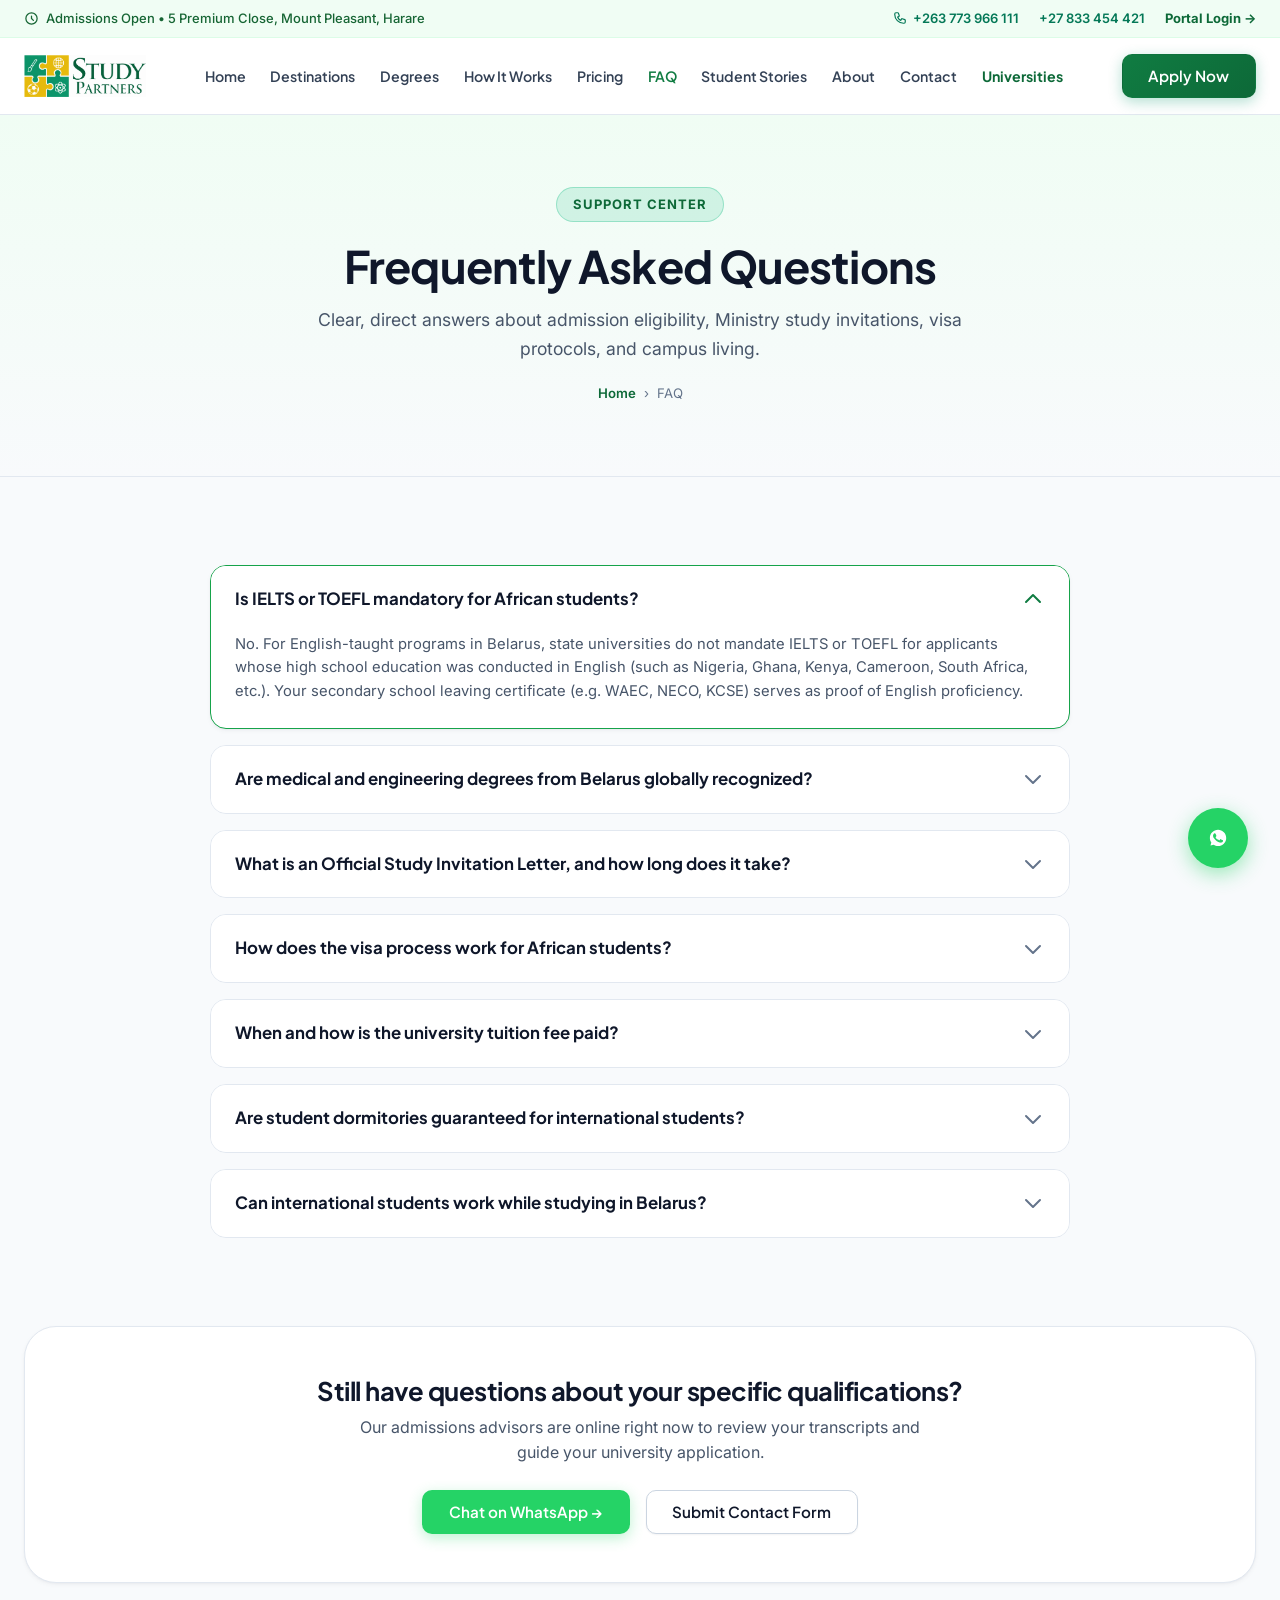
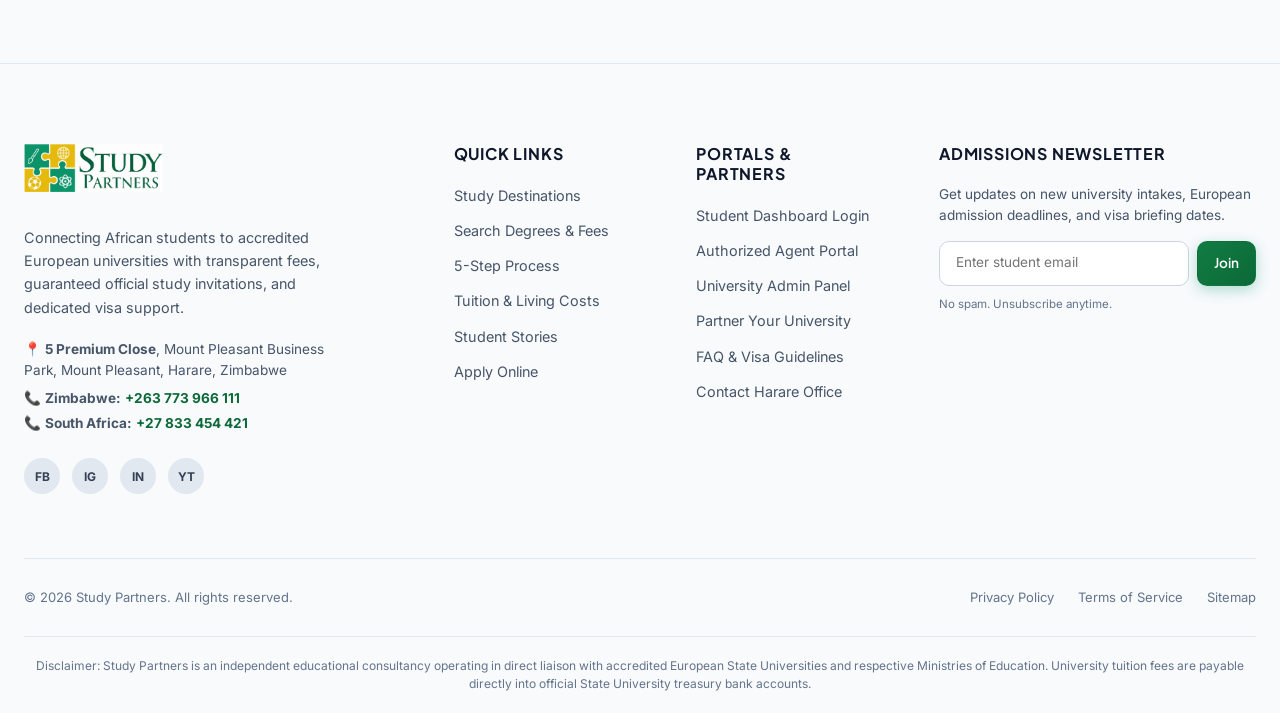
<file: faq.html>
<!DOCTYPE html>
<html lang="en">
<head>
  <meta charset="UTF-8">
  <meta name="viewport" content="width=device-width, initial-scale=1.0">
  <title>Frequently Asked Questions | Study Partners</title>
  <meta name="description" content="Answers to common questions regarding studying in Belarus: admission requirements, IELTS waivers, official visa letters, hostel accommodations, and degree recognition.">
  <link rel="stylesheet" href="css/style.css">
</head>
<body>

  <!-- Top Info Bar -->
  <div class="top-notice-bar">
    <div class="container top-notice-content">
      <div class="top-notice-left">
        <span class="top-notice-item">
          <svg width="15" height="15" fill="none" stroke="currentColor" viewBox="0 0 24 24"><path stroke-linecap="round" stroke-linejoin="round" stroke-width="2" d="M12 8v4l3 3m6-3a9 9 0 11-18 0 9 9 0 0118 0z"/></svg>
          Admissions Open &bull; 5 Premium Close, Mount Pleasant, Harare
        </span>
      </div>
      <div class="top-notice-right">
        <a href="tel:+263773966111" class="top-notice-item">
          <svg width="14" height="14" fill="none" stroke="currentColor" viewBox="0 0 24 24"><path stroke-linecap="round" stroke-linejoin="round" stroke-width="2" d="M3 5a2 2 0 012-2h3.28a1 1 0 01.948.684l1.498 4.493a1 1 0 01-.502 1.21l-2.257 1.13a11.042 11.042 0 005.516 5.516l1.13-2.257a1 1 0 011.21-.502l4.493 1.498a1 1 0 01.684.949V19a2 2 0 01-2 2h-1C9.716 21 3 14.284 3 6V5z"/></svg>
          +263 773 966 111
        </a>
        <a href="tel:+27833454421" class="top-notice-item">
          +27 833 454 421
        </a>
        <a href="login.html" class="top-notice-item" style="color: var(--accent-emerald-700); font-weight: 700;">
          Portal Login &rarr;
        </a>
      </div>
    </div>
  </div>

  <!-- Sticky Navbar with Dropdowns -->
  <nav class="navbar" id="siteNavbar">
    <div class="container navbar-container">
      <a href="index.html" class="brand-logo" aria-label="Study Partners Home">
        <img src="images/logo.png" alt="Study Partners" class="brand-logo-img">
      </a>

      <!-- Desktop & Mobile Nav Menu -->
      <ul class="nav-menu" id="navMenu">
        <li class="nav-item">
          <a href="index.html" class="nav-link">Home</a>
        </li>
        <li class="nav-item">
          <a href="destinations.html" class="nav-link">Destinations</a>
        </li>
        <li class="nav-item">
          <a href="degrees.html" class="nav-link">Degrees</a>
        </li>
        <li class="nav-item">
          <a href="how-it-works.html" class="nav-link">How It Works</a>
        </li>
        <li class="nav-item">
          <a href="pricing.html" class="nav-link">Pricing</a>
        </li>
        <li class="nav-item">
          <a href="faq.html" class="nav-link active">FAQ</a>
        </li>
        <li class="nav-item">
          <a href="stories.html" class="nav-link">Student Stories</a>
        </li>
        <li class="nav-item">
          <a href="about.html" class="nav-link">About</a>
        </li>
        <li class="nav-item">
          <a href="contact.html" class="nav-link">Contact</a>
        </li>
        <li class="nav-item">
          <a href="partner.html" class="nav-link" style="color: var(--sp-green); font-weight: 700;">Universities</a>
        </li>
      </ul>

      <!-- Action CTAs -->
      <div class="nav-actions">
        <a href="apply.html" class="btn btn-primary" id="navApplyBtn">Apply Now</a>
        <button class="mobile-toggle" id="mobileMenuToggle" aria-label="Toggle navigation menu">
          <svg width="24" height="24" fill="none" stroke="currentColor" viewBox="0 0 24 24"><path stroke-linecap="round" stroke-linejoin="round" stroke-width="2" d="M4 6h16M4 12h16M4 18h16"/></svg>
        </button>
      </div>
    </div>
  </nav>

  <!-- Page Header -->
  <header class="inner-hero-header">
    <div class="container">
      <span class="section-tag" style="background: rgba(16, 185, 129, 0.15); border-color: rgba(16, 185, 129, 0.3);">Support Center</span>
      <h1>Frequently Asked Questions</h1>
      <p>Clear, direct answers about admission eligibility, Ministry study invitations, visa protocols, and campus living.</p>
      <div class="breadcrumbs">
        <a href="index.html">Home</a> &rsaquo; <span>FAQ</span>
      </div>
    </div>
  </header>

  <!-- Interactive Accordion Section -->
  <section class="section-padding" style="background: var(--neutral-50);">
    <div class="container">
      <div class="faq-list">
        
        <!-- FAQ 1 -->
        <div class="faq-item active">
          <div class="faq-header">
            <span class="faq-title">Is IELTS or TOEFL mandatory for African students?</span>
            <svg class="faq-toggle-icon" fill="none" stroke="currentColor" viewBox="0 0 24 24"><path stroke-linecap="round" stroke-linejoin="round" stroke-width="2" d="M19 9l-7 7-7-7"/></svg>
          </div>
          <div class="faq-content">
            No. For English-taught programs in Belarus, state universities do not mandate IELTS or TOEFL for applicants whose high school education was conducted in English (such as Nigeria, Ghana, Kenya, Cameroon, South Africa, etc.). Your secondary school leaving certificate (e.g. WAEC, NECO, KCSE) serves as proof of English proficiency.
          </div>
        </div>

        <!-- FAQ 2 -->
        <div class="faq-item">
          <div class="faq-header">
            <span class="faq-title">Are medical and engineering degrees from Belarus globally recognized?</span>
            <svg class="faq-toggle-icon" fill="none" stroke="currentColor" viewBox="0 0 24 24"><path stroke-linecap="round" stroke-linejoin="round" stroke-width="2" d="M19 9l-7 7-7-7"/></svg>
          </div>
          <div class="faq-content">
            Yes, 100%. All partner medical universities (BSMU, VSMU, Grodno State Medical University) are state institutions listed in the World Health Organization (WHO) and FAIMER/WDOMS directories. Medical graduates qualify to sit for the USMLE (USA), PLAB/GMC (UK), AMC (Australia), MDCN (Nigeria), KMPDC (Kenya), and other national medical regulatory councils. Engineering graduates receive the European Bologna-compliant diploma supplement recognized across the EU.
          </div>
        </div>

        <!-- FAQ 3 -->
        <div class="faq-item">
          <div class="faq-header">
            <span class="faq-title">What is an Official Study Invitation Letter, and how long does it take?</span>
            <svg class="faq-toggle-icon" fill="none" stroke="currentColor" viewBox="0 0 24 24"><path stroke-linecap="round" stroke-linejoin="round" stroke-width="2" d="M19 9l-7 7-7-7"/></svg>
          </div>
          <div class="faq-content">
            The Official Invitation Letter is the legal document issued by the Ministry of Education and the Department of Citizenship and Migration in Belarus. It grants a foreign citizen the legal right to receive a student visa. It typically takes 7 to 14 business days to be processed and stamped by state migration authorities once your documents are approved by the university dean.
          </div>
        </div>

        <!-- FAQ 4 -->
        <div class="faq-item">
          <div class="faq-header">
            <span class="faq-title">How does the visa process work for African students?</span>
            <svg class="faq-toggle-icon" fill="none" stroke="currentColor" viewBox="0 0 24 24"><path stroke-linecap="round" stroke-linejoin="round" stroke-width="2" d="M19 9l-7 7-7-7"/></svg>
          </div>
          <div class="faq-content">
            Students from countries with a Belarusian Embassy (e.g. Nigeria, Egypt, Kenya) submit their passport with the Official Ministry Invitation, medical report, and educational documents for an entry visa stamp. For students in countries without a resident embassy, the Republic of Belarus provides an official Airport Entry Visa upon arrival at Minsk International Airport (MSQ), pre-cleared by our on-ground team. Study Partners coaches each student on immigration questions for a 98% approval record.
          </div>
        </div>

        <!-- FAQ 5 -->
        <div class="faq-item">
          <div class="faq-header">
            <span class="faq-title">When and how is the university tuition fee paid?</span>
            <svg class="faq-toggle-icon" fill="none" stroke="currentColor" viewBox="0 0 24 24"><path stroke-linecap="round" stroke-linejoin="round" stroke-width="2" d="M19 9l-7 7-7-7"/></svg>
          </div>
          <div class="faq-content">
            You do NOT pay tuition to random agents beforehand. Tuition fees are paid directly to the university's official state bank account or bursary department upon arrival in Belarus after completing campus medical registration and document verification. Most universities also allow split payments across the two academic semesters.
          </div>
        </div>

        <!-- FAQ 6 -->
        <div class="faq-item">
          <div class="faq-header">
            <span class="faq-title">Are student dormitories guaranteed for international students?</span>
            <svg class="faq-toggle-icon" fill="none" stroke="currentColor" viewBox="0 0 24 24"><path stroke-linecap="round" stroke-linejoin="round" stroke-width="2" d="M19 9l-7 7-7-7"/></svg>
          </div>
          <div class="faq-content">
            Yes. Every admitted student through Study Partners is allocated an official university hostel room prior to departure. Dormitories are furnished (bed, wardrobe, desk, heating, shared kitchen, hot water, high-speed Wi-Fi) and cost between $35 and $60 per month.
          </div>
        </div>

        <!-- FAQ 7 -->
        <div class="faq-item">
          <div class="faq-header">
            <span class="faq-title">Can international students work while studying in Belarus?</span>
            <svg class="faq-toggle-icon" fill="none" stroke="currentColor" viewBox="0 0 24 24"><path stroke-linecap="round" stroke-linejoin="round" stroke-width="2" d="M19 9l-7 7-7-7"/></svg>
          </div>
          <div class="faq-content">
            International students are permitted to take part-time work or internships during vacations and during the semester with university permission, especially in technology, research assistance, and language tutoring. However, due to rigorous academic schedules (particularly in Medicine and Engineering), we advise students to focus primarily on their coursework during the first academic year.
          </div>
        </div>

      </div>
    </div>
  </section>

  <!-- Still have questions CTA -->
  <section class="container" style="margin-bottom: 5rem;">
    <div style="background: var(--white); border-radius: var(--radius-2xl); padding: 3rem; text-align: center; border: 1px solid var(--neutral-200); box-shadow: var(--shadow-sm);">
      <h3 style="font-size: 1.6rem; color: var(--primary-900); margin-bottom: 0.5rem;">Still have questions about your specific qualifications?</h3>
      <p style="color: var(--neutral-600); margin-bottom: 1.5rem; max-width: 600px; margin-left: auto; margin-right: auto;">
        Our admissions advisors are online right now to review your transcripts and guide your university application.
      </p>
      <div style="display: flex; justify-content: center; gap: 1rem; flex-wrap: wrap;">
        <a href="https://wa.me/263773966111?text=Hello%20Study%20Partners%2C%20I%20have%20questions%20about%20university%20admission" target="_blank" class="btn btn-whatsapp">Chat on WhatsApp &rarr;</a>
        <a href="contact.html" class="btn btn-secondary">Submit Contact Form</a>
      </div>
    </div>
  </section>

  <!-- Site Footer -->
  <footer class="site-footer">
    <div class="container">
      <div class="footer-top-grid">
        <div class="footer-brand-col">
          <a href="index.html" class="brand-logo" style="margin-bottom: 1rem; display: inline-block;">
            <img src="images/logo.png" alt="Study Partners" class="brand-logo-img" style="height: 48px;">
          </a>
          <p style="margin-top: 0.75rem;">
            Connecting African students to accredited European universities with transparent fees, guaranteed official study invitations, and dedicated visa support.
          </p>
          <div style="margin-top: 1.25rem; font-size: 0.85rem; color: var(--neutral-600); line-height: 1.6;">
            <p>📍 <strong>5 Premium Close</strong>, Mount Pleasant Business Park, Mount Pleasant, Harare, Zimbabwe</p>
            <p style="margin-top: 0.35rem;">📞 <strong>Zimbabwe:</strong> <a href="tel:+263773966111" style="color: var(--accent-emerald-700); font-weight: 700;">+263 773 966 111</a></p>
            <p style="margin-top: 0.2rem;">📞 <strong>South Africa:</strong> <a href="tel:+27833454421" style="color: var(--accent-emerald-700); font-weight: 700;">+27 833 454 421</a></p>
          </div>
          <div class="footer-socials">
            <a href="#" class="social-icon-btn" aria-label="Facebook">FB</a>
            <a href="#" class="social-icon-btn" aria-label="Instagram">IG</a>
            <a href="#" class="social-icon-btn" aria-label="LinkedIn">IN</a>
            <a href="#" class="social-icon-btn" aria-label="YouTube">YT</a>
          </div>
        </div>

        <div>
          <h4 class="footer-heading">Quick Links</h4>
          <ul class="footer-links-list">
            <li><a href="destinations.html">Study Destinations</a></li>
            <li><a href="degrees.html">Search Degrees & Fees</a></li>
            <li><a href="how-it-works.html">5-Step Process</a></li>
            <li><a href="pricing.html">Tuition & Living Costs</a></li>
            <li><a href="stories.html">Student Stories</a></li>
            <li><a href="apply.html">Apply Online</a></li>
          </ul>
        </div>

        <div>
          <h4 class="footer-heading">Portals & Partners</h4>
          <ul class="footer-links-list">
            <li><a href="login.html">Student Dashboard Login</a></li>
            <li><a href="login.html?role=agent">Authorized Agent Portal</a></li>
            <li><a href="login.html?role=admin">University Admin Panel</a></li>
            <li><a href="partner.html">Partner Your University</a></li>
            <li><a href="faq.html">FAQ & Visa Guidelines</a></li>
            <li><a href="contact.html">Contact Harare Office</a></li>
          </ul>
        </div>

        <div>
          <h4 class="footer-heading">Admissions Newsletter</h4>
          <p style="font-size: 0.85rem; color: var(--neutral-600); line-height: 1.5;">
            Get updates on new university intakes, European admission deadlines, and visa briefing dates.
          </p>
          <form class="newsletter-form" onsubmit="event.preventDefault(); showToast('Subscribed! Check your inbox for study guides.', 'success'); this.reset();">
            <input type="email" class="newsletter-input" placeholder="Enter student email" required>
            <button type="submit" class="btn btn-primary btn-sm">Join</button>
          </form>
          <p style="font-size: 0.72rem; color: var(--neutral-500); margin-top: 0.6rem;">No spam. Unsubscribe anytime.</p>
        </div>
      </div>

      <div class="footer-bottom-bar">
        <div>&copy; 2026 Study Partners. All rights reserved.</div>
        <div style="display: flex; gap: 1.5rem;">
          <a href="#" onclick="alert('Privacy policy: We respect student data strictly in compliance with data privacy standards.'); return false;">Privacy Policy</a>
          <a href="#" onclick="alert('Terms: Study Partners facilitates official institutional admissions.'); return false;">Terms of Service</a>
          <a href="sitemap.xml">Sitemap</a>
        </div>
      </div>

      <div class="footer-disclaimer">
        Disclaimer: Study Partners is an independent educational consultancy operating in direct liaison with accredited European State Universities and respective Ministries of Education. University tuition fees are payable directly into official State University treasury bank accounts.
      </div>
    </div>
  </footer>

  <!-- Floating WhatsApp Action Button & Interactive Chat Popup -->
  <button class="floating-whatsapp-btn" id="floatingWhatsAppBtn" aria-label="Chat with Admissions Counselor on WhatsApp">
    <svg width="34" height="34" fill="currentColor" viewBox="0 0 24 24">
      <path d="M12.031 6.172c-3.181 0-5.767 2.586-5.768 5.766-.001 1.298.38 2.27 1.019 3.287l-.582 2.128 2.182-.573c.978.58 1.911.928 3.145.929 3.178 0 5.767-2.587 5.768-5.766.001-3.187-2.575-5.77-5.764-5.771zm3.392 8.244c-.144.405-.837.774-1.17.824-.299.045-.677.063-1.092-.069-.252-.08-.575-.187-.988-.365-1.739-.751-2.874-2.502-2.961-2.617-.087-.116-.708-.94-.708-1.793s.448-1.273.607-1.446c.159-.173.346-.217.462-.217l.332.006c.106.005.249-.04.39.299.144.347.491 1.2.534 1.287.043.087.072.188.014.303-.058.116-.087.188-.173.289l-.26.303c-.087.087-.179.182-.077.356.101.173.449.741.964 1.201.662.591 1.221.774 1.394.861.173.086.275.072.376-.044.101-.116.433-.506.549-.679.116-.173.231-.144.39-.086s1.011.477 1.184.564.289.13.332.202c.043.073.043.419-.101.824z"/>
    </svg>
    <span class="whatsapp-tooltip">Chat on WhatsApp</span>
  </button>

  <!-- Interactive WhatsApp Popup Box -->
  <div class="whatsapp-chat-popup" id="whatsappPopup">
    <div class="popup-header">
      <div class="popup-advisor">
        <div class="advisor-avatar">SP</div>
        <div>
          <div class="advisor-name">Study Partners Counselor</div>
          <div class="advisor-status"><span class="status-dot"></span> Online &bull; Direct WhatsApp</div>
        </div>
      </div>
      <button class="popup-close" id="closeWhatsAppPopup" aria-label="Close Chat">&times;</button>
    </div>
    <div class="popup-body">
      <div class="chat-bubble received">
        👋 Hello! Welcome to Study Partners. Interested in studying Medicine, Engineering, or IT in Belarus or Europe?
      </div>
      <div class="chat-bubble received" style="font-size: 0.8rem; margin-top: -0.4rem; color: var(--neutral-600);">
        Tap below to start a live conversation with our official admissions counselor on WhatsApp.
      </div>
    </div>
    <div class="popup-footer">
      <a href="https://wa.me/263773966111?text=Hello%20Study%20Partners%2C%20I%20would%20like%20guidance%20on%20studying%20in%20Europe" target="_blank" class="btn btn-whatsapp-direct" id="startWhatsAppChatBtn">
        Open WhatsApp Chat &rarr;
      </a>
    </div>
  </div>

  <script src="js/main.js"></script>
</body>
</html>
</file>
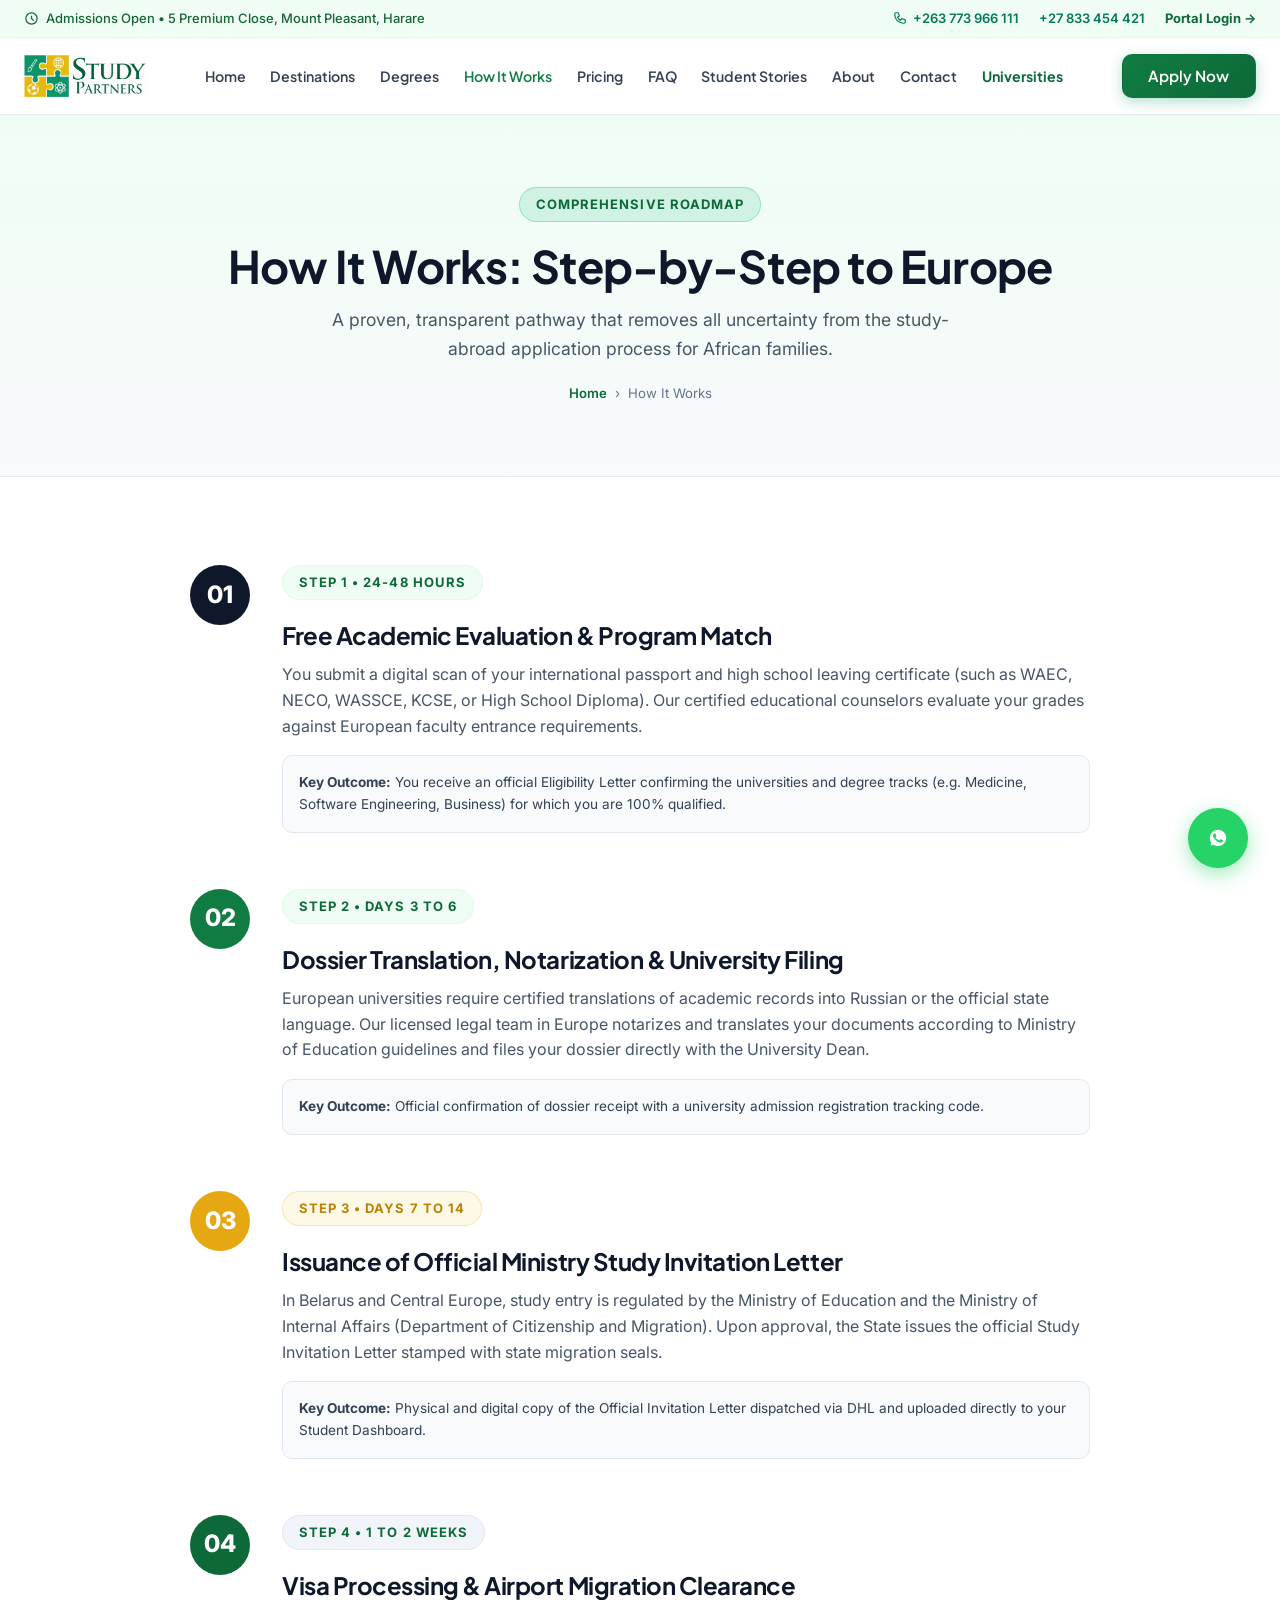
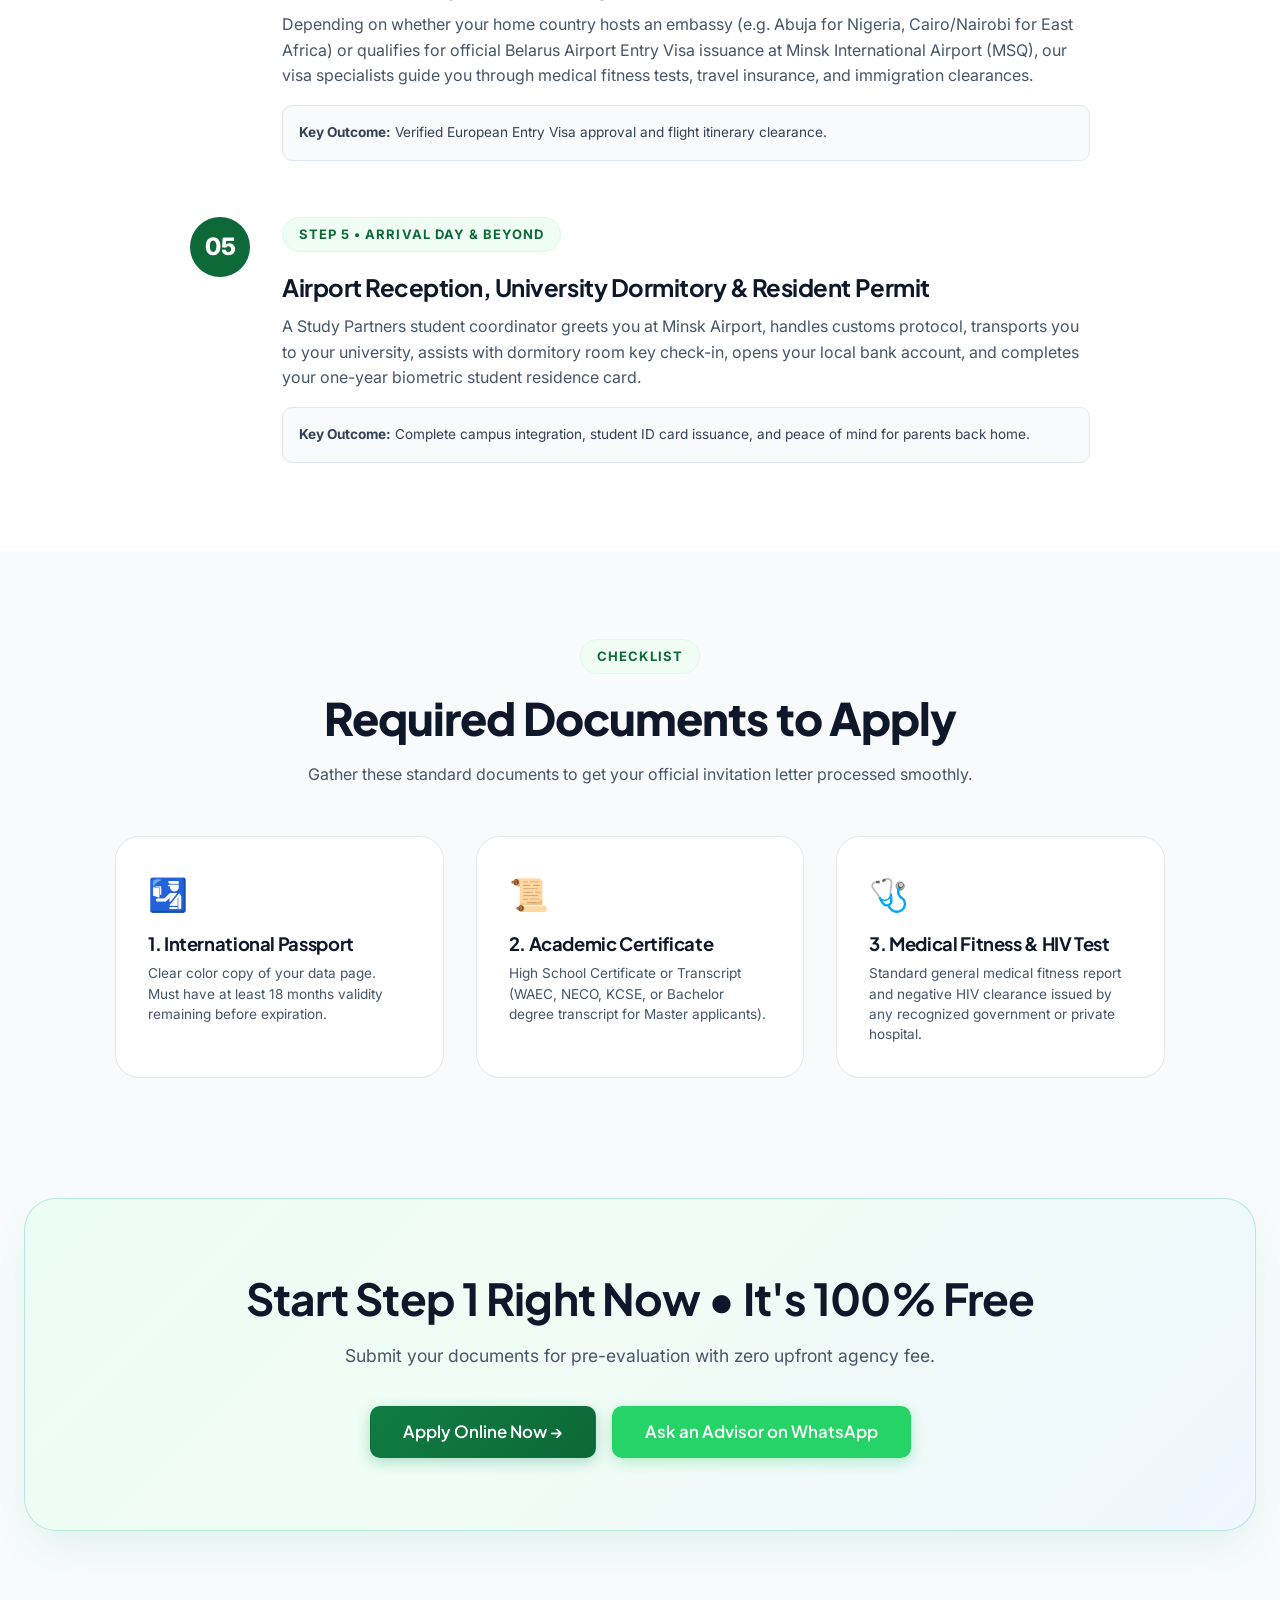
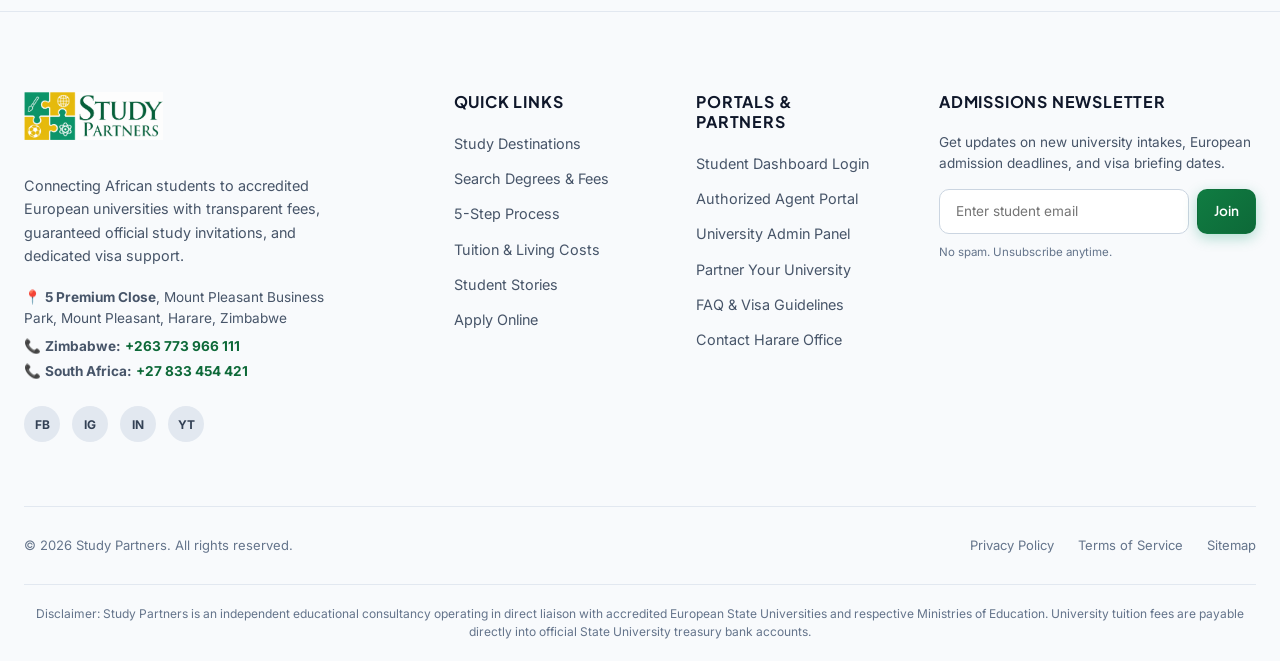
<file: how-it-works.html>
<!DOCTYPE html>
<html lang="en">
<head>
  <meta charset="UTF-8">
  <meta name="viewport" content="width=device-width, initial-scale=1.0">
  <title>How It Works | 5-Step Admission Roadmap - Study Partners</title>
  <meta name="description" content="Learn how African students apply and gain admission to accredited European universities in Belarus. Step-by-step documentation, Ministry invitations, and visa procedures.">
  <link rel="stylesheet" href="css/style.css">
</head>
<body>

  <!-- Top Info Bar -->
  <div class="top-notice-bar">
    <div class="container top-notice-content">
      <div class="top-notice-left">
        <span class="top-notice-item">
          <svg width="15" height="15" fill="none" stroke="currentColor" viewBox="0 0 24 24"><path stroke-linecap="round" stroke-linejoin="round" stroke-width="2" d="M12 8v4l3 3m6-3a9 9 0 11-18 0 9 9 0 0118 0z"/></svg>
          Admissions Open &bull; 5 Premium Close, Mount Pleasant, Harare
        </span>
      </div>
      <div class="top-notice-right">
        <a href="tel:+263773966111" class="top-notice-item">
          <svg width="14" height="14" fill="none" stroke="currentColor" viewBox="0 0 24 24"><path stroke-linecap="round" stroke-linejoin="round" stroke-width="2" d="M3 5a2 2 0 012-2h3.28a1 1 0 01.948.684l1.498 4.493a1 1 0 01-.502 1.21l-2.257 1.13a11.042 11.042 0 005.516 5.516l1.13-2.257a1 1 0 011.21-.502l4.493 1.498a1 1 0 01.684.949V19a2 2 0 01-2 2h-1C9.716 21 3 14.284 3 6V5z"/></svg>
          +263 773 966 111
        </a>
        <a href="tel:+27833454421" class="top-notice-item">
          +27 833 454 421
        </a>
        <a href="login.html" class="top-notice-item" style="color: var(--accent-emerald-700); font-weight: 700;">
          Portal Login &rarr;
        </a>
      </div>
    </div>
  </div>

  <!-- Sticky Navbar with Dropdowns -->
  <nav class="navbar" id="siteNavbar">
    <div class="container navbar-container">
      <a href="index.html" class="brand-logo" aria-label="Study Partners Home">
        <img src="images/logo.png" alt="Study Partners" class="brand-logo-img">
      </a>

      <!-- Desktop & Mobile Nav Menu -->
      <ul class="nav-menu" id="navMenu">
        <li class="nav-item">
          <a href="index.html" class="nav-link">Home</a>
        </li>
        <li class="nav-item">
          <a href="destinations.html" class="nav-link">Destinations</a>
        </li>
        <li class="nav-item">
          <a href="degrees.html" class="nav-link">Degrees</a>
        </li>
        <li class="nav-item">
          <a href="how-it-works.html" class="nav-link active">How It Works</a>
        </li>
        <li class="nav-item">
          <a href="pricing.html" class="nav-link">Pricing</a>
        </li>
        <li class="nav-item">
          <a href="faq.html" class="nav-link">FAQ</a>
        </li>
        <li class="nav-item">
          <a href="stories.html" class="nav-link">Student Stories</a>
        </li>
        <li class="nav-item">
          <a href="about.html" class="nav-link">About</a>
        </li>
        <li class="nav-item">
          <a href="contact.html" class="nav-link">Contact</a>
        </li>
        <li class="nav-item">
          <a href="partner.html" class="nav-link" style="color: var(--sp-green); font-weight: 700;">Universities</a>
        </li>
      </ul>

      <!-- Action CTAs -->
      <div class="nav-actions">
        <a href="apply.html" class="btn btn-primary" id="navApplyBtn">Apply Now</a>
        <button class="mobile-toggle" id="mobileMenuToggle" aria-label="Toggle navigation menu">
          <svg width="24" height="24" fill="none" stroke="currentColor" viewBox="0 0 24 24"><path stroke-linecap="round" stroke-linejoin="round" stroke-width="2" d="M4 6h16M4 12h16M4 18h16"/></svg>
        </button>
      </div>
    </div>
  </nav>

  <!-- Page Header -->
  <header class="inner-hero-header">
    <div class="container">
      <span class="section-tag" style="background: rgba(16, 185, 129, 0.15); border-color: rgba(16, 185, 129, 0.3);">Comprehensive Roadmap</span>
      <h1>How It Works: Step-by-Step to Europe</h1>
      <p>A proven, transparent pathway that removes all uncertainty from the study-abroad application process for African families.</p>
      <div class="breadcrumbs">
        <a href="index.html">Home</a> &rsaquo; <span>How It Works</span>
      </div>
    </div>
  </header>

  <!-- Detailed 5-Step Deep Dive -->
  <section class="section-padding" style="background: var(--white);">
    <div class="container">
      <div style="max-width: 900px; margin: 0 auto; display: flex; flex-direction: column; gap: 3.5rem;">
        
        <!-- Step 1 Detail -->
        <div style="display: flex; gap: 2rem; align-items: flex-start;">
          <div style="width: 60px; height: 60px; border-radius: 50%; background: var(--primary-900); color: var(--white); display: flex; align-items: center; justify-content: center; font-weight: 800; font-size: 1.5rem; flex-shrink: 0;">01</div>
          <div>
            <span class="section-tag">Step 1 &bull; 24-48 Hours</span>
            <h3 style="font-size: 1.5rem; color: var(--primary-900); margin: 0.25rem 0 0.75rem;">Free Academic Evaluation & Program Match</h3>
            <p style="color: var(--neutral-600); line-height: 1.6; margin-bottom: 1rem;">
              You submit a digital scan of your international passport and high school leaving certificate (such as WAEC, NECO, WASSCE, KCSE, or High School Diploma). Our certified educational counselors evaluate your grades against European faculty entrance requirements.
            </p>
            <div style="background: var(--neutral-50); border: 1px solid var(--neutral-200); border-radius: var(--radius-md); padding: 1rem; font-size: 0.85rem; color: var(--neutral-700);">
              <strong>Key Outcome:</strong> You receive an official Eligibility Letter confirming the universities and degree tracks (e.g. Medicine, Software Engineering, Business) for which you are 100% qualified.
            </div>
          </div>
        </div>

        <!-- Step 2 Detail -->
        <div style="display: flex; gap: 2rem; align-items: flex-start;">
          <div style="width: 60px; height: 60px; border-radius: 50%; background: var(--accent-emerald-600); color: var(--white); display: flex; align-items: center; justify-content: center; font-weight: 800; font-size: 1.5rem; flex-shrink: 0;">02</div>
          <div>
            <span class="section-tag">Step 2 &bull; Days 3 to 6</span>
            <h3 style="font-size: 1.5rem; color: var(--primary-900); margin: 0.25rem 0 0.75rem;">Dossier Translation, Notarization & University Filing</h3>
            <p style="color: var(--neutral-600); line-height: 1.6; margin-bottom: 1rem;">
              European universities require certified translations of academic records into Russian or the official state language. Our licensed legal team in Europe notarizes and translates your documents according to Ministry of Education guidelines and files your dossier directly with the University Dean.
            </p>
            <div style="background: var(--neutral-50); border: 1px solid var(--neutral-200); border-radius: var(--radius-md); padding: 1rem; font-size: 0.85rem; color: var(--neutral-700);">
              <strong>Key Outcome:</strong> Official confirmation of dossier receipt with a university admission registration tracking code.
            </div>
          </div>
        </div>

        <!-- Step 3 Detail -->
        <div style="display: flex; gap: 2rem; align-items: flex-start;">
          <div style="width: 60px; height: 60px; border-radius: 50%; background: var(--accent-gold-500); color: var(--white); display: flex; align-items: center; justify-content: center; font-weight: 800; font-size: 1.5rem; flex-shrink: 0;">03</div>
          <div>
            <span class="section-tag gold">Step 3 &bull; Days 7 to 14</span>
            <h3 style="font-size: 1.5rem; color: var(--primary-900); margin: 0.25rem 0 0.75rem;">Issuance of Official Ministry Study Invitation Letter</h3>
            <p style="color: var(--neutral-600); line-height: 1.6; margin-bottom: 1rem;">
              In Belarus and Central Europe, study entry is regulated by the Ministry of Education and the Ministry of Internal Affairs (Department of Citizenship and Migration). Upon approval, the State issues the official Study Invitation Letter stamped with state migration seals.
            </p>
            <div style="background: var(--neutral-50); border: 1px solid var(--neutral-200); border-radius: var(--radius-md); padding: 1rem; font-size: 0.85rem; color: var(--neutral-700);">
              <strong>Key Outcome:</strong> Physical and digital copy of the Official Invitation Letter dispatched via DHL and uploaded directly to your Student Dashboard.
            </div>
          </div>
        </div>

        <!-- Step 4 Detail -->
        <div style="display: flex; gap: 2rem; align-items: flex-start;">
          <div style="width: 60px; height: 60px; border-radius: 50%; background: var(--primary-700); color: var(--white); display: flex; align-items: center; justify-content: center; font-weight: 800; font-size: 1.5rem; flex-shrink: 0;">04</div>
          <div>
            <span class="section-tag navy">Step 4 &bull; 1 to 2 Weeks</span>
            <h3 style="font-size: 1.5rem; color: var(--primary-900); margin: 0.25rem 0 0.75rem;">Visa Processing & Airport Migration Clearance</h3>
            <p style="color: var(--neutral-600); line-height: 1.6; margin-bottom: 1rem;">
              Depending on whether your home country hosts an embassy (e.g. Abuja for Nigeria, Cairo/Nairobi for East Africa) or qualifies for official Belarus Airport Entry Visa issuance at Minsk International Airport (MSQ), our visa specialists guide you through medical fitness tests, travel insurance, and immigration clearances.
            </p>
            <div style="background: var(--neutral-50); border: 1px solid var(--neutral-200); border-radius: var(--radius-md); padding: 1rem; font-size: 0.85rem; color: var(--neutral-700);">
              <strong>Key Outcome:</strong> Verified European Entry Visa approval and flight itinerary clearance.
            </div>
          </div>
        </div>

        <!-- Step 5 Detail -->
        <div style="display: flex; gap: 2rem; align-items: flex-start;">
          <div style="width: 60px; height: 60px; border-radius: 50%; background: var(--accent-emerald-700); color: var(--white); display: flex; align-items: center; justify-content: center; font-weight: 800; font-size: 1.5rem; flex-shrink: 0;">05</div>
          <div>
            <span class="section-tag">Step 5 &bull; Arrival Day & Beyond</span>
            <h3 style="font-size: 1.5rem; color: var(--primary-900); margin: 0.25rem 0 0.75rem;">Airport Reception, University Dormitory & Resident Permit</h3>
            <p style="color: var(--neutral-600); line-height: 1.6; margin-bottom: 1rem;">
              A Study Partners student coordinator greets you at Minsk Airport, handles customs protocol, transports you to your university, assists with dormitory room key check-in, opens your local bank account, and completes your one-year biometric student residence card.
            </p>
            <div style="background: var(--neutral-50); border: 1px solid var(--neutral-200); border-radius: var(--radius-md); padding: 1rem; font-size: 0.85rem; color: var(--neutral-700);">
              <strong>Key Outcome:</strong> Complete campus integration, student ID card issuance, and peace of mind for parents back home.
            </div>
          </div>
        </div>

      </div>
    </div>
  </section>

  <!-- Required Documents Checklist -->
  <section class="section-padding" style="background: var(--neutral-50);">
    <div class="container">
      <div class="text-center" style="margin-bottom: 3rem;">
        <span class="section-tag">Checklist</span>
        <h2 class="section-title">Required Documents to Apply</h2>
        <p class="section-desc">Gather these standard documents to get your official invitation letter processed smoothly.</p>
      </div>

      <div style="display: grid; grid-template-columns: repeat(3, 1fr); gap: 2rem; max-width: 1050px; margin: 0 auto;">
        <div style="background: var(--white); border-radius: var(--radius-xl); padding: 2rem; border: 1px solid var(--neutral-200);">
          <div style="font-size: 2rem; margin-bottom: 0.75rem;">🛂</div>
          <h4 style="color: var(--primary-900); font-size: 1.15rem; margin-bottom: 0.5rem;">1. International Passport</h4>
          <p style="font-size: 0.85rem; color: var(--neutral-600); line-height: 1.5;">
            Clear color copy of your data page. Must have at least 18 months validity remaining before expiration.
          </p>
        </div>

        <div style="background: var(--white); border-radius: var(--radius-xl); padding: 2rem; border: 1px solid var(--neutral-200);">
          <div style="font-size: 2rem; margin-bottom: 0.75rem;">📜</div>
          <h4 style="color: var(--primary-900); font-size: 1.15rem; margin-bottom: 0.5rem;">2. Academic Certificate</h4>
          <p style="font-size: 0.85rem; color: var(--neutral-600); line-height: 1.5;">
            High School Certificate or Transcript (WAEC, NECO, KCSE, or Bachelor degree transcript for Master applicants).
          </p>
        </div>

        <div style="background: var(--white); border-radius: var(--radius-xl); padding: 2rem; border: 1px solid var(--neutral-200);">
          <div style="font-size: 2rem; margin-bottom: 0.75rem;">🩺</div>
          <h4 style="color: var(--primary-900); font-size: 1.15rem; margin-bottom: 0.5rem;">3. Medical Fitness & HIV Test</h4>
          <p style="font-size: 0.85rem; color: var(--neutral-600); line-height: 1.5;">
            Standard general medical fitness report and negative HIV clearance issued by any recognized government or private hospital.
          </p>
        </div>
      </div>
    </div>
  </section>

  <!-- Final CTA -->
  <section class="container" style="margin-bottom: 5rem;">
    <div class="final-cta-section">
      <h2>Start Step 1 Right Now &bull; It's 100% Free</h2>
      <p>Submit your documents for pre-evaluation with zero upfront agency fee.</p>
      <div class="final-cta-actions">
        <a href="apply.html" class="btn btn-primary btn-lg">Apply Online Now &rarr;</a>
        <a href="https://wa.me/263773966111?text=Hello%20Study%20Partners%2C%20I%20would%20like%20guidance%20on%20studying%20in%20Europe" target="_blank" class="btn btn-whatsapp btn-lg">Ask an Advisor on WhatsApp</a>
      </div>
    </div>
  </section>

  <!-- Site Footer -->
  <footer class="site-footer">
    <div class="container">
      <div class="footer-top-grid">
        <div class="footer-brand-col">
          <a href="index.html" class="brand-logo" style="margin-bottom: 1rem; display: inline-block;">
            <img src="images/logo.png" alt="Study Partners" class="brand-logo-img" style="height: 48px;">
          </a>
          <p style="margin-top: 0.75rem;">
            Connecting African students to accredited European universities with transparent fees, guaranteed official study invitations, and dedicated visa support.
          </p>
          <div style="margin-top: 1.25rem; font-size: 0.85rem; color: var(--neutral-600); line-height: 1.6;">
            <p>📍 <strong>5 Premium Close</strong>, Mount Pleasant Business Park, Mount Pleasant, Harare, Zimbabwe</p>
            <p style="margin-top: 0.35rem;">📞 <strong>Zimbabwe:</strong> <a href="tel:+263773966111" style="color: var(--accent-emerald-700); font-weight: 700;">+263 773 966 111</a></p>
            <p style="margin-top: 0.2rem;">📞 <strong>South Africa:</strong> <a href="tel:+27833454421" style="color: var(--accent-emerald-700); font-weight: 700;">+27 833 454 421</a></p>
          </div>
          <div class="footer-socials">
            <a href="#" class="social-icon-btn" aria-label="Facebook">FB</a>
            <a href="#" class="social-icon-btn" aria-label="Instagram">IG</a>
            <a href="#" class="social-icon-btn" aria-label="LinkedIn">IN</a>
            <a href="#" class="social-icon-btn" aria-label="YouTube">YT</a>
          </div>
        </div>

        <div>
          <h4 class="footer-heading">Quick Links</h4>
          <ul class="footer-links-list">
            <li><a href="destinations.html">Study Destinations</a></li>
            <li><a href="degrees.html">Search Degrees & Fees</a></li>
            <li><a href="how-it-works.html">5-Step Process</a></li>
            <li><a href="pricing.html">Tuition & Living Costs</a></li>
            <li><a href="stories.html">Student Stories</a></li>
            <li><a href="apply.html">Apply Online</a></li>
          </ul>
        </div>

        <div>
          <h4 class="footer-heading">Portals & Partners</h4>
          <ul class="footer-links-list">
            <li><a href="login.html">Student Dashboard Login</a></li>
            <li><a href="login.html?role=agent">Authorized Agent Portal</a></li>
            <li><a href="login.html?role=admin">University Admin Panel</a></li>
            <li><a href="partner.html">Partner Your University</a></li>
            <li><a href="faq.html">FAQ & Visa Guidelines</a></li>
            <li><a href="contact.html">Contact Harare Office</a></li>
          </ul>
        </div>

        <div>
          <h4 class="footer-heading">Admissions Newsletter</h4>
          <p style="font-size: 0.85rem; color: var(--neutral-600); line-height: 1.5;">
            Get updates on new university intakes, European admission deadlines, and visa briefing dates.
          </p>
          <form class="newsletter-form" onsubmit="event.preventDefault(); showToast('Subscribed! Check your inbox for study guides.', 'success'); this.reset();">
            <input type="email" class="newsletter-input" placeholder="Enter student email" required>
            <button type="submit" class="btn btn-primary btn-sm">Join</button>
          </form>
          <p style="font-size: 0.72rem; color: var(--neutral-500); margin-top: 0.6rem;">No spam. Unsubscribe anytime.</p>
        </div>
      </div>

      <div class="footer-bottom-bar">
        <div>&copy; 2026 Study Partners. All rights reserved.</div>
        <div style="display: flex; gap: 1.5rem;">
          <a href="#" onclick="alert('Privacy policy: We respect student data strictly in compliance with data privacy standards.'); return false;">Privacy Policy</a>
          <a href="#" onclick="alert('Terms: Study Partners facilitates official institutional admissions.'); return false;">Terms of Service</a>
          <a href="sitemap.xml">Sitemap</a>
        </div>
      </div>

      <div class="footer-disclaimer">
        Disclaimer: Study Partners is an independent educational consultancy operating in direct liaison with accredited European State Universities and respective Ministries of Education. University tuition fees are payable directly into official State University treasury bank accounts.
      </div>
    </div>
  </footer>

  <!-- Floating WhatsApp Action Button & Interactive Chat Popup -->
  <button class="floating-whatsapp-btn" id="floatingWhatsAppBtn" aria-label="Chat with Admissions Counselor on WhatsApp">
    <svg width="34" height="34" fill="currentColor" viewBox="0 0 24 24">
      <path d="M12.031 6.172c-3.181 0-5.767 2.586-5.768 5.766-.001 1.298.38 2.27 1.019 3.287l-.582 2.128 2.182-.573c.978.58 1.911.928 3.145.929 3.178 0 5.767-2.587 5.768-5.766.001-3.187-2.575-5.77-5.764-5.771zm3.392 8.244c-.144.405-.837.774-1.17.824-.299.045-.677.063-1.092-.069-.252-.08-.575-.187-.988-.365-1.739-.751-2.874-2.502-2.961-2.617-.087-.116-.708-.94-.708-1.793s.448-1.273.607-1.446c.159-.173.346-.217.462-.217l.332.006c.106.005.249-.04.39.299.144.347.491 1.2.534 1.287.043.087.072.188.014.303-.058.116-.087.188-.173.289l-.26.303c-.087.087-.179.182-.077.356.101.173.449.741.964 1.201.662.591 1.221.774 1.394.861.173.086.275.072.376-.044.101-.116.433-.506.549-.679.116-.173.231-.144.39-.086s1.011.477 1.184.564.289.13.332.202c.043.073.043.419-.101.824z"/>
    </svg>
    <span class="whatsapp-tooltip">Chat on WhatsApp</span>
  </button>

  <!-- Interactive WhatsApp Popup Box -->
  <div class="whatsapp-chat-popup" id="whatsappPopup">
    <div class="popup-header">
      <div class="popup-advisor">
        <div class="advisor-avatar">SP</div>
        <div>
          <div class="advisor-name">Study Partners Counselor</div>
          <div class="advisor-status"><span class="status-dot"></span> Online &bull; Direct WhatsApp</div>
        </div>
      </div>
      <button class="popup-close" id="closeWhatsAppPopup" aria-label="Close Chat">&times;</button>
    </div>
    <div class="popup-body">
      <div class="chat-bubble received">
        👋 Hello! Welcome to Study Partners. Interested in studying Medicine, Engineering, or IT in Belarus or Europe?
      </div>
      <div class="chat-bubble received" style="font-size: 0.8rem; margin-top: -0.4rem; color: var(--neutral-600);">
        Tap below to start a live conversation with our official admissions counselor on WhatsApp.
      </div>
    </div>
    <div class="popup-footer">
      <a href="https://wa.me/263773966111?text=Hello%20Study%20Partners%2C%20I%20would%20like%20guidance%20on%20studying%20in%20Europe" target="_blank" class="btn btn-whatsapp-direct" id="startWhatsAppChatBtn">
        Open WhatsApp Chat &rarr;
      </a>
    </div>
  </div>

  <script src="js/main.js"></script>
</body>
</html>
</file>
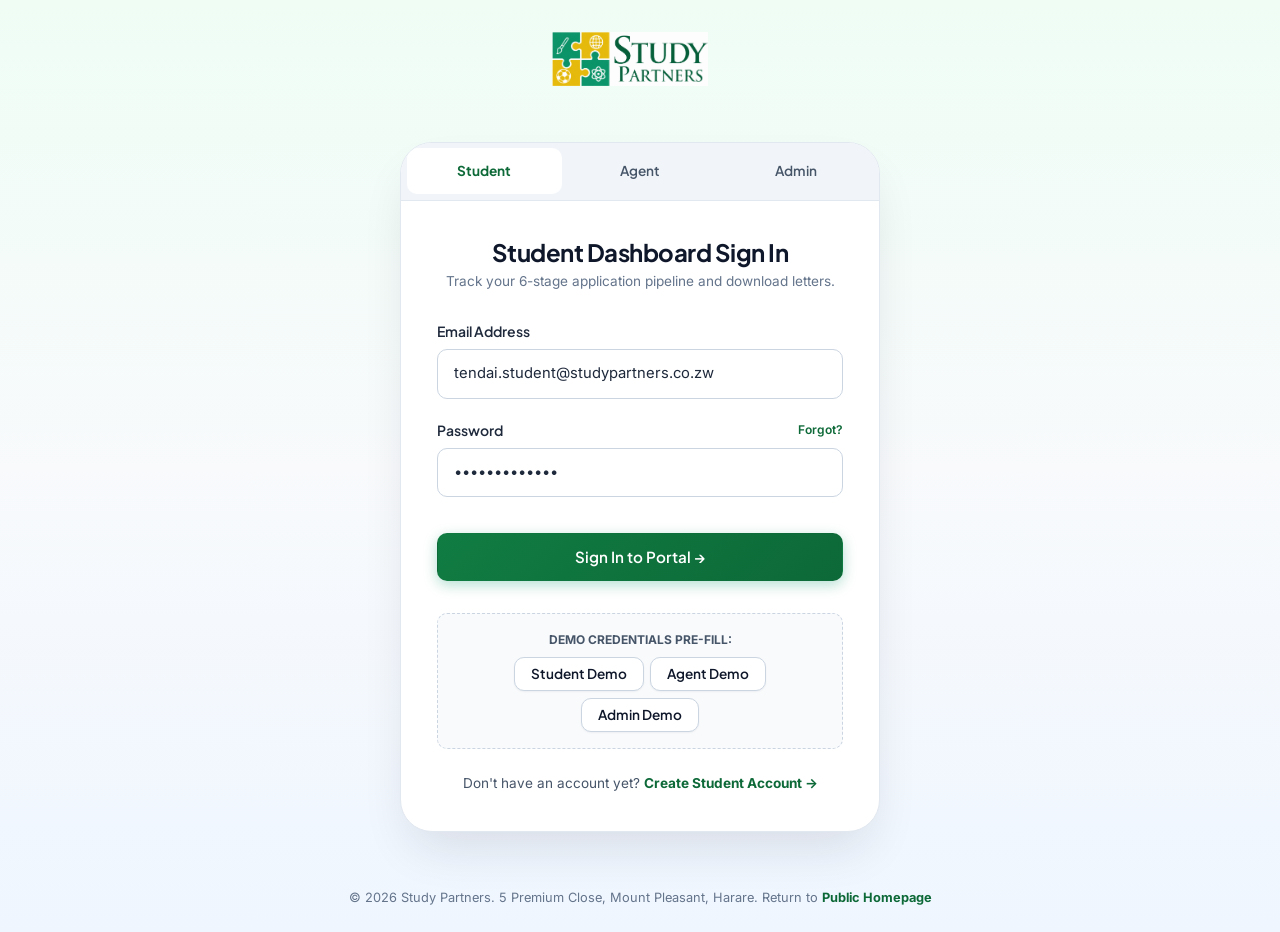
<file: login.html>
<!DOCTYPE html>
<html lang="en">
<head>
  <meta charset="UTF-8">
  <meta name="viewport" content="width=device-width, initial-scale=1.0">
  <title>Portal Access | Student, Agent & Admin Login - Study Partners</title>
  <meta name="description" content="Sign in to Study Partners Student Portal, Authorized Agent Portal, or University Admin Dashboard.">
  <link rel="stylesheet" href="css/style.css">
</head>
<body style="min-height: 100vh; display: flex; flex-direction: column; background: linear-gradient(180deg, #EFFDF5 0%, #F8FAFC 50%, #EFF6FF 100%);">

  <!-- Minimal Brand Header -->
  <div style="padding: 2rem 0 1rem; text-align: center;">
    <a href="index.html" class="brand-logo" style="display: inline-flex; align-items: center; justify-content: center;">
      <img src="images/logo.png" alt="Study Partners" class="brand-logo-img" style="height: 54px;">
    </a>
  </div>

  <!-- Auth Card Container -->
  <main style="flex: 1; display: flex; align-items: center; justify-content: center; padding: 2rem 1.5rem;">
    <div style="background: var(--white); border-radius: var(--radius-2xl); box-shadow: var(--shadow-xl); width: 100%; max-width: 480px; overflow: hidden; border: 1px solid var(--neutral-200);">
      
      <!-- Role Tabs -->
      <div style="display: grid; grid-template-columns: repeat(3, 1fr); background: var(--neutral-100); border-bottom: 1px solid var(--neutral-200); padding: 0.35rem;">
        <button type="button" class="role-tab active" data-role="student" style="padding: 0.75rem 0.5rem; border: none; background: var(--white); font-family: var(--font-heading); font-size: 0.85rem; font-weight: 700; color: var(--sp-green); border-radius: var(--radius-md); cursor: pointer; transition: all var(--transition-fast);">
          Student
        </button>
        <button type="button" class="role-tab" data-role="agent" style="padding: 0.75rem 0.5rem; border: none; background: transparent; font-family: var(--font-heading); font-size: 0.85rem; font-weight: 600; color: var(--neutral-600); border-radius: var(--radius-md); cursor: pointer; transition: all var(--transition-fast);">
          Agent
        </button>
        <button type="button" class="role-tab" data-role="admin" style="padding: 0.75rem 0.5rem; border: none; background: transparent; font-family: var(--font-heading); font-size: 0.85rem; font-weight: 600; color: var(--neutral-600); border-radius: var(--radius-md); cursor: pointer; transition: all var(--transition-fast);">
          Admin
        </button>
      </div>

      <div style="padding: 2.25rem;">
        <div style="text-align: center; margin-bottom: 1.75rem;">
          <h2 id="roleLoginTitle" style="font-size: 1.5rem; color: var(--primary-900);">Student Dashboard Sign In</h2>
          <p id="roleLoginSubtitle" style="font-size: 0.85rem; color: var(--neutral-500); margin-top: 0.25rem;">
            Track your 6-stage application pipeline and download letters.
          </p>
        </div>

        <form id="portalLoginForm" onsubmit="handlePortalLogin(event);">
          <div class="form-group">
            <label class="form-label" for="loginEmail">Email Address</label>
            <input type="email" id="loginEmail" class="form-input" placeholder="student@example.com" value="tendai.student@studypartners.co.zw" required>
          </div>

          <div class="form-group">
            <div style="display: flex; justify-content: space-between; align-items: center;">
              <label class="form-label" for="loginPassword">Password</label>
              <a href="#" style="font-size: 0.75rem; color: var(--sp-green); font-weight: 600;" onclick="alert('Password reset link sent to registered email.'); return false;">Forgot?</a>
            </div>
            <input type="password" id="loginPassword" class="form-input" placeholder="••••••••" value="Password2026!" required>
          </div>

          <button type="submit" id="loginSubmitBtn" class="btn btn-primary" style="width: 100%; margin-top: 1rem; padding: 0.85rem;">
            Sign In to Portal &rarr;
          </button>
        </form>

        <!-- Demo Quick Role Switcher -->
        <div style="margin-top: 2rem; padding: 1rem; background: var(--neutral-50); border: 1px dashed var(--neutral-300); border-radius: var(--radius-md);">
          <div style="font-size: 0.75rem; font-weight: 700; color: var(--neutral-600); text-transform: uppercase; margin-bottom: 0.5rem; text-align: center;">
            Demo Credentials Pre-fill:
          </div>
          <div style="display: flex; gap: 0.4rem; justify-content: center; flex-wrap: wrap;">
            <button type="button" class="btn btn-secondary btn-sm" onclick="setRole('student')">Student Demo</button>
            <button type="button" class="btn btn-secondary btn-sm" onclick="setRole('agent')">Agent Demo</button>
            <button type="button" class="btn btn-secondary btn-sm" onclick="setRole('admin')">Admin Demo</button>
          </div>
        </div>

        <div style="text-align: center; margin-top: 1.5rem; font-size: 0.85rem; color: var(--neutral-600);">
          Don't have an account yet? 
          <a href="register.html" style="color: var(--sp-green); font-weight: 700;">Create Student Account &rarr;</a>
        </div>
      </div>
    </div>
  </main>

  <footer style="text-align: center; padding: 1.5rem; color: var(--neutral-500); font-size: 0.8rem;">
    &copy; 2026 Study Partners. 5 Premium Close, Mount Pleasant, Harare. Return to <a href="index.html" style="color: var(--sp-green); font-weight: 700;">Public Homepage</a>
  </footer>

  <script src="js/main.js"></script>
  <script>
    let activeRole = 'student';

    function setRole(role) {
      activeRole = role;
      document.querySelectorAll('.role-tab').forEach(tab => {
        tab.style.background = 'transparent';
        tab.style.color = 'var(--neutral-600)';
        tab.classList.remove('active');
        if (tab.dataset.role === role) {
          tab.style.background = 'var(--white)';
          tab.style.color = 'var(--sp-green)';
          tab.classList.add('active');
        }
      });

      const title = document.querySelector('#roleLoginTitle');
      const subtitle = document.querySelector('#roleLoginSubtitle');
      const email = document.querySelector('#loginEmail');

      if (role === 'student') {
        title.textContent = 'Student Dashboard Sign In';
        subtitle.textContent = 'Track your 6-stage application pipeline and download letters.';
        email.value = 'tendai.student@studypartners.co.zw';
      } else if (role === 'agent') {
        title.textContent = 'Authorized Agent Portal';
        subtitle.textContent = 'Register students with your referral code and view commissions.';
        email.value = 'agent.harare@studypartners.co.zw';
      } else if (role === 'admin') {
        title.textContent = 'University Admin Panel';
        subtitle.textContent = 'Review dossiers, issue official letters, and manage admissions.';
        email.value = 'registrar@studypartners.co.zw';
      }
    }

    document.querySelectorAll('.role-tab').forEach(tab => {
      tab.addEventListener('click', () => setRole(tab.dataset.role));
    });

    // Check query params
    const urlParams = new URLSearchParams(window.location.search);
    const roleParam = urlParams.get('role');
    if (roleParam) setRole(roleParam);

    function handlePortalLogin(e) {
      e.preventDefault();
      showToast(`Signed in successfully as ${activeRole.toUpperCase()}! Opening dashboard...`, 'success');
      setTimeout(() => {
        if (activeRole === 'student') {
          window.location.href = 'index.html#portal-showcase';
        } else if (activeRole === 'agent') {
          showToast('Agent Portal initialized. Phase 5 backend integration ready.', 'info');
        } else {
          showToast('Admin Panel initialized. Phase 4 backend integration ready.', 'info');
        }
      }, 1000);
    }
  </script>
</body>
</html>
</file>
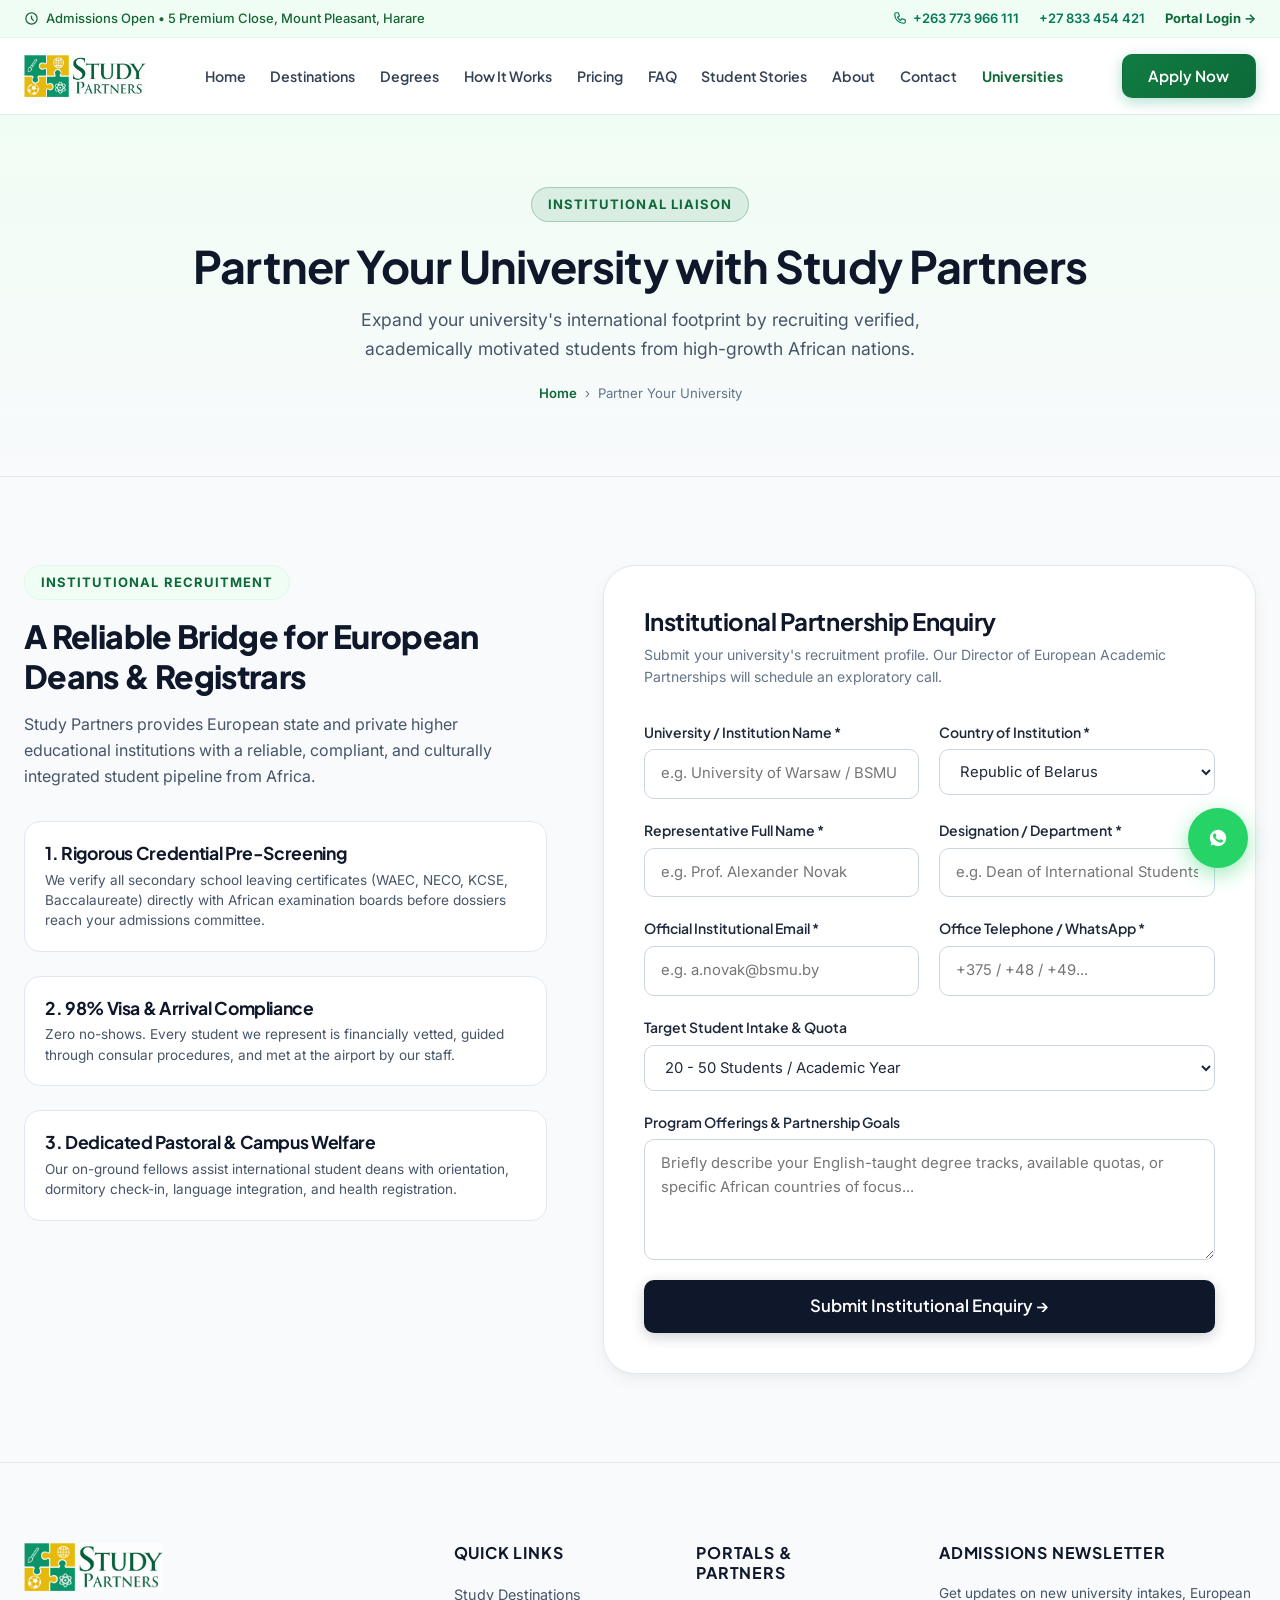
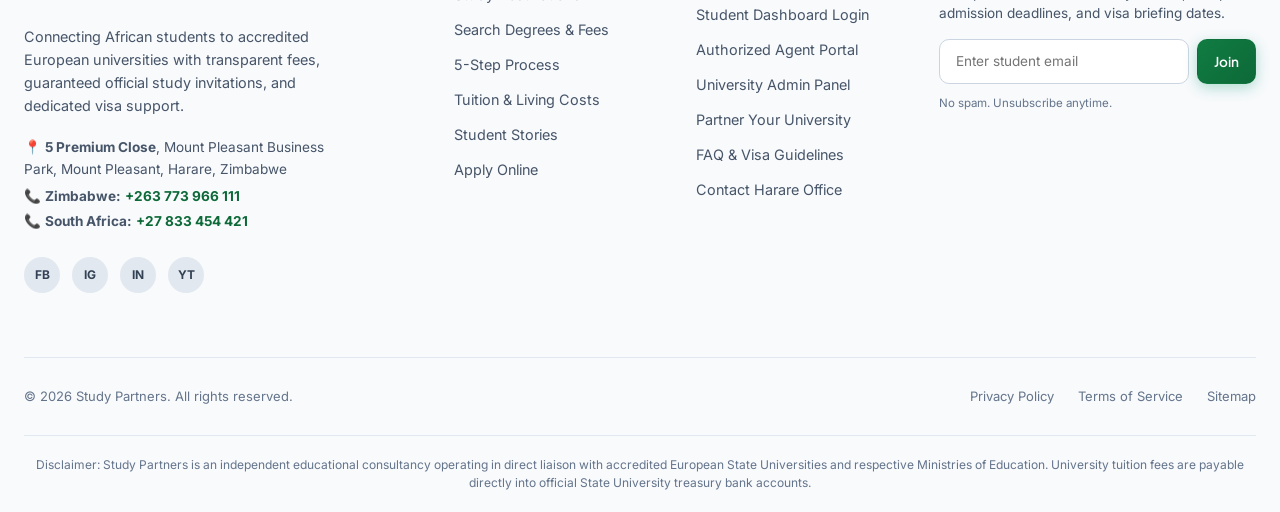
<file: partner.html>
<!DOCTYPE html>
<html lang="en">
<head>
  <meta charset="UTF-8">
  <meta name="viewport" content="width=device-width, initial-scale=1.0">
  <title>Partner Your University | Institutional Recruitment - Study Partners</title>
  <meta name="description" content="European universities: Partner with Study Partners to recruit pre-screened, verified African students for undergraduate and postgraduate degrees.">
  <link rel="stylesheet" href="css/style.css">
</head>
<body>

  <!-- Top Info Bar -->
  <div class="top-notice-bar">
    <div class="container top-notice-content">
      <div class="top-notice-left">
        <span class="top-notice-item">
          <svg width="15" height="15" fill="none" stroke="currentColor" viewBox="0 0 24 24"><path stroke-linecap="round" stroke-linejoin="round" stroke-width="2" d="M12 8v4l3 3m6-3a9 9 0 11-18 0 9 9 0 0118 0z"/></svg>
          Admissions Open &bull; 5 Premium Close, Mount Pleasant, Harare
        </span>
      </div>
      <div class="top-notice-right">
        <a href="tel:+263773966111" class="top-notice-item">
          <svg width="14" height="14" fill="none" stroke="currentColor" viewBox="0 0 24 24"><path stroke-linecap="round" stroke-linejoin="round" stroke-width="2" d="M3 5a2 2 0 012-2h3.28a1 1 0 01.948.684l1.498 4.493a1 1 0 01-.502 1.21l-2.257 1.13a11.042 11.042 0 005.516 5.516l1.13-2.257a1 1 0 011.21-.502l4.493 1.498a1 1 0 01.684.949V19a2 2 0 01-2 2h-1C9.716 21 3 14.284 3 6V5z"/></svg>
          +263 773 966 111
        </a>
        <a href="tel:+27833454421" class="top-notice-item">
          +27 833 454 421
        </a>
        <a href="login.html" class="top-notice-item" style="color: var(--accent-emerald-700); font-weight: 700;">
          Portal Login &rarr;
        </a>
      </div>
    </div>
  </div>

  <!-- Sticky Navbar with Dropdowns -->
  <nav class="navbar" id="siteNavbar">
    <div class="container navbar-container">
      <a href="index.html" class="brand-logo" aria-label="Study Partners Home">
        <img src="images/logo.png" alt="Study Partners" class="brand-logo-img">
      </a>

      <!-- Desktop & Mobile Nav Menu -->
      <ul class="nav-menu" id="navMenu">
        <li class="nav-item">
          <a href="index.html" class="nav-link">Home</a>
        </li>
        <li class="nav-item">
          <a href="destinations.html" class="nav-link">Destinations</a>
        </li>
        <li class="nav-item">
          <a href="degrees.html" class="nav-link">Degrees</a>
        </li>
        <li class="nav-item">
          <a href="how-it-works.html" class="nav-link">How It Works</a>
        </li>
        <li class="nav-item">
          <a href="pricing.html" class="nav-link">Pricing</a>
        </li>
        <li class="nav-item">
          <a href="faq.html" class="nav-link">FAQ</a>
        </li>
        <li class="nav-item">
          <a href="stories.html" class="nav-link">Student Stories</a>
        </li>
        <li class="nav-item">
          <a href="about.html" class="nav-link">About</a>
        </li>
        <li class="nav-item">
          <a href="contact.html" class="nav-link">Contact</a>
        </li>
        <li class="nav-item">
          <a href="partner.html" class="nav-link active" style="color: var(--sp-green); font-weight: 700;">Universities</a>
        </li>
      </ul>

      <!-- Action CTAs -->
      <div class="nav-actions">
        <a href="apply.html" class="btn btn-primary" id="navApplyBtn">Apply Now</a>
        <button class="mobile-toggle" id="mobileMenuToggle" aria-label="Toggle navigation menu">
          <svg width="24" height="24" fill="none" stroke="currentColor" viewBox="0 0 24 24"><path stroke-linecap="round" stroke-linejoin="round" stroke-width="2" d="M4 6h16M4 12h16M4 18h16"/></svg>
        </button>
      </div>
    </div>
  </nav>

  <!-- Page Header -->
  <header class="inner-hero-header">
    <div class="container">
      <span class="section-tag" style="background: rgba(13, 105, 56, 0.1); color: var(--sp-green); border-color: rgba(13, 105, 56, 0.25);">Institutional Liaison</span>
      <h1>Partner Your University with Study Partners</h1>
      <p>Expand your university's international footprint by recruiting verified, academically motivated students from high-growth African nations.</p>
      <div class="breadcrumbs">
        <a href="index.html">Home</a> &rsaquo; <span>Partner Your University</span>
      </div>
    </div>
  </header>

  <!-- Split Grid: Value Proposition & Leads Enquiry Form -->
  <section class="section-padding" style="background: var(--neutral-50);">
    <div class="container">
      <div style="display: grid; grid-template-columns: 1fr 1.25fr; gap: 3.5rem; align-items: flex-start;">
        
        <!-- Left: Why European Unis Partner with Study Partners -->
        <div>
          <span class="section-tag">Institutional Recruitment</span>
          <h2 class="section-title" style="font-size: 2rem;">A Reliable Bridge for European Deans & Registrars</h2>
          <p style="color: var(--neutral-600); line-height: 1.6; margin-bottom: 2rem;">
            Study Partners provides European state and private higher educational institutions with a reliable, compliant, and culturally integrated student pipeline from Africa.
          </p>

          <div style="display: flex; flex-direction: column; gap: 1.5rem;">
            <div style="background: var(--white); border-radius: var(--radius-lg); padding: 1.25rem; border: 1px solid var(--neutral-200);">
              <h4 style="color: var(--primary-900); font-size: 1.1rem; margin-bottom: 0.35rem;">1. Rigorous Credential Pre-Screening</h4>
              <p style="font-size: 0.85rem; color: var(--neutral-600); line-height: 1.5;">
                We verify all secondary school leaving certificates (WAEC, NECO, KCSE, Baccalaureate) directly with African examination boards before dossiers reach your admissions committee.
              </p>
            </div>

            <div style="background: var(--white); border-radius: var(--radius-lg); padding: 1.25rem; border: 1px solid var(--neutral-200);">
              <h4 style="color: var(--primary-900); font-size: 1.1rem; margin-bottom: 0.35rem;">2. 98% Visa & Arrival Compliance</h4>
              <p style="font-size: 0.85rem; color: var(--neutral-600); line-height: 1.5;">
                Zero no-shows. Every student we represent is financially vetted, guided through consular procedures, and met at the airport by our staff.
              </p>
            </div>

            <div style="background: var(--white); border-radius: var(--radius-lg); padding: 1.25rem; border: 1px solid var(--neutral-200);">
              <h4 style="color: var(--primary-900); font-size: 1.1rem; margin-bottom: 0.35rem;">3. Dedicated Pastoral & Campus Welfare</h4>
              <p style="font-size: 0.85rem; color: var(--neutral-600); line-height: 1.5;">
                Our on-ground fellows assist international student deans with orientation, dormitory check-in, language integration, and health registration.
              </p>
            </div>
          </div>
        </div>

        <!-- Right: Partner Enquiry Form (Saved to leads table) -->
        <div style="background: var(--white); border-radius: var(--radius-2xl); padding: 2.5rem; border: 1px solid var(--neutral-200); box-shadow: var(--shadow-md);">
          <h3 style="font-size: 1.5rem; color: var(--primary-900); margin-bottom: 0.5rem;">Institutional Partnership Enquiry</h3>
          <p style="font-size: 0.875rem; color: var(--neutral-500); margin-bottom: 2rem;">
            Submit your university's recruitment profile. Our Director of European Academic Partnerships will schedule an exploratory call.
          </p>

          <form id="partnerEnquiryForm">
            <div class="form-row">
              <div class="form-group">
                <label class="form-label" for="uniName">University / Institution Name *</label>
                <input type="text" id="uniName" class="form-input" placeholder="e.g. University of Warsaw / BSMU" required>
              </div>
              <div class="form-group">
                <label class="form-label" for="uniCountry">Country of Institution *</label>
                <select id="uniCountry" class="form-select" required>
                  <option value="Belarus">Republic of Belarus</option>
                  <option value="China">China</option>
                  <option value="Poland">Poland</option>
                  <option value="Hungary">Hungary</option>
                  <option value="Germany">Germany</option>
                  <option value="Czech Republic">Czech Republic</option>
                  <option value="Lithuania">Lithuania</option>
                  <option value="Other European">Other Country</option>
                </select>
              </div>
            </div>

            <div class="form-row">
              <div class="form-group">
                <label class="form-label" for="repName">Representative Full Name *</label>
                <input type="text" id="repName" class="form-input" placeholder="e.g. Prof. Alexander Novak" required>
              </div>
              <div class="form-group">
                <label class="form-label" for="repRole">Designation / Department *</label>
                <input type="text" id="repRole" class="form-input" placeholder="e.g. Dean of International Students" required>
              </div>
            </div>

            <div class="form-row">
              <div class="form-group">
                <label class="form-label" for="repEmail">Official Institutional Email *</label>
                <input type="email" id="repEmail" class="form-input" placeholder="e.g. a.novak@bsmu.by" required>
              </div>
              <div class="form-group">
                <label class="form-label" for="repPhone">Office Telephone / WhatsApp *</label>
                <input type="tel" id="repPhone" class="form-input" placeholder="+375 / +48 / +49..." required>
              </div>
            </div>

            <div class="form-group">
              <label class="form-label" for="targetIntake">Target Student Intake & Quota</label>
              <select id="targetIntake" class="form-select">
                <option value="20-50">20 - 50 Students / Academic Year</option>
                <option value="50-100">50 - 100 Students / Academic Year</option>
                <option value="100+">100+ Students / Academic Year</option>
                <option value="Bilateral Exchange">Faculty Exchange & Research Partnership</option>
              </select>
            </div>

            <div class="form-group">
              <label class="form-label" for="repMessage">Program Offerings & Partnership Goals</label>
              <textarea id="repMessage" class="form-textarea" rows="4" placeholder="Briefly describe your English-taught degree tracks, available quotas, or specific African countries of focus..."></textarea>
            </div>

            <button type="submit" class="btn btn-navy btn-lg" style="width: 100%;">
              Submit Institutional Enquiry &rarr;
            </button>
          </form>
        </div>

      </div>
    </div>
  </section>

  <!-- Partner Success Confirmation Modal -->
  <div class="app-modal" id="partnerSuccessModal">
    <div class="app-modal-card">
      <div style="width: 70px; height: 70px; border-radius: 50%; background: var(--accent-emerald-50); color: var(--accent-emerald-600); display: flex; align-items: center; justify-content: center; font-size: 2.2rem; margin: 0 auto 1.25rem;">
        🏛️
      </div>
      <h3 style="font-size: 1.5rem; color: var(--primary-900); margin-bottom: 0.5rem;">Partnership Enquiry Logged</h3>
      <p style="color: var(--neutral-600); font-size: 0.95rem; line-height: 1.5; margin-bottom: 1.5rem;">
        Your institutional lead has been registered in our European university partnerships pipeline with reference code:
      </p>
      
      <div style="background: var(--neutral-100); border: 2px dashed var(--neutral-300); border-radius: var(--radius-md); padding: 0.85rem; font-family: monospace; font-size: 1.3rem; font-weight: 800; color: var(--primary-900); margin-bottom: 1.5rem;">
        <span id="modalPartnerLeadRef">LEAD-UNI-48912</span>
      </div>

      <p style="font-size: 0.85rem; color: var(--neutral-500); margin-bottom: 2rem;">
        Our European Academic Partnerships Director will reach out to your international department within 24 hours to schedule a Zoom briefing.
      </p>

      <button type="button" class="btn btn-primary" onclick="document.querySelector('#partnerSuccessModal').classList.remove('active'); window.location.href='index.html';">
        Return to Homepage
      </button>
    </div>
  </div>

  <!-- Site Footer -->
  <footer class="site-footer">
    <div class="container">
      <div class="footer-top-grid">
        <div class="footer-brand-col">
          <a href="index.html" class="brand-logo" style="margin-bottom: 1rem; display: inline-block;">
            <img src="images/logo.png" alt="Study Partners" class="brand-logo-img" style="height: 48px;">
          </a>
          <p style="margin-top: 0.75rem;">
            Connecting African students to accredited European universities with transparent fees, guaranteed official study invitations, and dedicated visa support.
          </p>
          <div style="margin-top: 1.25rem; font-size: 0.85rem; color: var(--neutral-600); line-height: 1.6;">
            <p>📍 <strong>5 Premium Close</strong>, Mount Pleasant Business Park, Mount Pleasant, Harare, Zimbabwe</p>
            <p style="margin-top: 0.35rem;">📞 <strong>Zimbabwe:</strong> <a href="tel:+263773966111" style="color: var(--accent-emerald-700); font-weight: 700;">+263 773 966 111</a></p>
            <p style="margin-top: 0.2rem;">📞 <strong>South Africa:</strong> <a href="tel:+27833454421" style="color: var(--accent-emerald-700); font-weight: 700;">+27 833 454 421</a></p>
          </div>
          <div class="footer-socials">
            <a href="#" class="social-icon-btn" aria-label="Facebook">FB</a>
            <a href="#" class="social-icon-btn" aria-label="Instagram">IG</a>
            <a href="#" class="social-icon-btn" aria-label="LinkedIn">IN</a>
            <a href="#" class="social-icon-btn" aria-label="YouTube">YT</a>
          </div>
        </div>

        <div>
          <h4 class="footer-heading">Quick Links</h4>
          <ul class="footer-links-list">
            <li><a href="destinations.html">Study Destinations</a></li>
            <li><a href="degrees.html">Search Degrees & Fees</a></li>
            <li><a href="how-it-works.html">5-Step Process</a></li>
            <li><a href="pricing.html">Tuition & Living Costs</a></li>
            <li><a href="stories.html">Student Stories</a></li>
            <li><a href="apply.html">Apply Online</a></li>
          </ul>
        </div>

        <div>
          <h4 class="footer-heading">Portals & Partners</h4>
          <ul class="footer-links-list">
            <li><a href="login.html">Student Dashboard Login</a></li>
            <li><a href="login.html?role=agent">Authorized Agent Portal</a></li>
            <li><a href="login.html?role=admin">University Admin Panel</a></li>
            <li><a href="partner.html">Partner Your University</a></li>
            <li><a href="faq.html">FAQ & Visa Guidelines</a></li>
            <li><a href="contact.html">Contact Harare Office</a></li>
          </ul>
        </div>

        <div>
          <h4 class="footer-heading">Admissions Newsletter</h4>
          <p style="font-size: 0.85rem; color: var(--neutral-600); line-height: 1.5;">
            Get updates on new university intakes, European admission deadlines, and visa briefing dates.
          </p>
          <form class="newsletter-form" onsubmit="event.preventDefault(); showToast('Subscribed! Check your inbox for study guides.', 'success'); this.reset();">
            <input type="email" class="newsletter-input" placeholder="Enter student email" required>
            <button type="submit" class="btn btn-primary btn-sm">Join</button>
          </form>
          <p style="font-size: 0.72rem; color: var(--neutral-500); margin-top: 0.6rem;">No spam. Unsubscribe anytime.</p>
        </div>
      </div>

      <div class="footer-bottom-bar">
        <div>&copy; 2026 Study Partners. All rights reserved.</div>
        <div style="display: flex; gap: 1.5rem;">
          <a href="#" onclick="alert('Privacy policy: We respect student data strictly in compliance with data privacy standards.'); return false;">Privacy Policy</a>
          <a href="#" onclick="alert('Terms: Study Partners facilitates official institutional admissions.'); return false;">Terms of Service</a>
          <a href="sitemap.xml">Sitemap</a>
        </div>
      </div>

      <div class="footer-disclaimer">
        Disclaimer: Study Partners is an independent educational consultancy operating in direct liaison with accredited European State Universities and respective Ministries of Education. University tuition fees are payable directly into official State University treasury bank accounts.
      </div>
    </div>
  </footer>

  <!-- Floating WhatsApp Action Button & Interactive Chat Popup -->
  <button class="floating-whatsapp-btn" id="floatingWhatsAppBtn" aria-label="Chat with Admissions Counselor on WhatsApp">
    <svg width="34" height="34" fill="currentColor" viewBox="0 0 24 24">
      <path d="M12.031 6.172c-3.181 0-5.767 2.586-5.768 5.766-.001 1.298.38 2.27 1.019 3.287l-.582 2.128 2.182-.573c.978.58 1.911.928 3.145.929 3.178 0 5.767-2.587 5.768-5.766.001-3.187-2.575-5.77-5.764-5.771zm3.392 8.244c-.144.405-.837.774-1.17.824-.299.045-.677.063-1.092-.069-.252-.08-.575-.187-.988-.365-1.739-.751-2.874-2.502-2.961-2.617-.087-.116-.708-.94-.708-1.793s.448-1.273.607-1.446c.159-.173.346-.217.462-.217l.332.006c.106.005.249-.04.39.299.144.347.491 1.2.534 1.287.043.087.072.188.014.303-.058.116-.087.188-.173.289l-.26.303c-.087.087-.179.182-.077.356.101.173.449.741.964 1.201.662.591 1.221.774 1.394.861.173.086.275.072.376-.044.101-.116.433-.506.549-.679.116-.173.231-.144.39-.086s1.011.477 1.184.564.289.13.332.202c.043.073.043.419-.101.824z"/>
    </svg>
    <span class="whatsapp-tooltip">Chat on WhatsApp</span>
  </button>

  <!-- Interactive WhatsApp Popup Box -->
  <div class="whatsapp-chat-popup" id="whatsappPopup">
    <div class="popup-header">
      <div class="popup-advisor">
        <div class="advisor-avatar">SP</div>
        <div>
          <div class="advisor-name">Study Partners Counselor</div>
          <div class="advisor-status"><span class="status-dot"></span> Online &bull; Direct WhatsApp</div>
        </div>
      </div>
      <button class="popup-close" id="closeWhatsAppPopup" aria-label="Close Chat">&times;</button>
    </div>
    <div class="popup-body">
      <div class="chat-bubble received">
        👋 Hello! Welcome to Study Partners. Interested in studying Medicine, Engineering, or IT in Belarus or Europe?
      </div>
      <div class="chat-bubble received" style="font-size: 0.8rem; margin-top: -0.4rem; color: var(--neutral-600);">
        Tap below to start a live conversation with our official admissions counselor on WhatsApp.
      </div>
    </div>
    <div class="popup-footer">
      <a href="https://wa.me/263773966111?text=Hello%20Study%20Partners%2C%20I%20would%20like%20guidance%20on%20studying%20in%20Europe" target="_blank" class="btn btn-whatsapp-direct" id="startWhatsAppChatBtn">
        Open WhatsApp Chat &rarr;
      </a>
    </div>
  </div>

  <script src="js/main.js"></script>
  <script src="js/partner.js"></script>
</body>
</html>
</file>
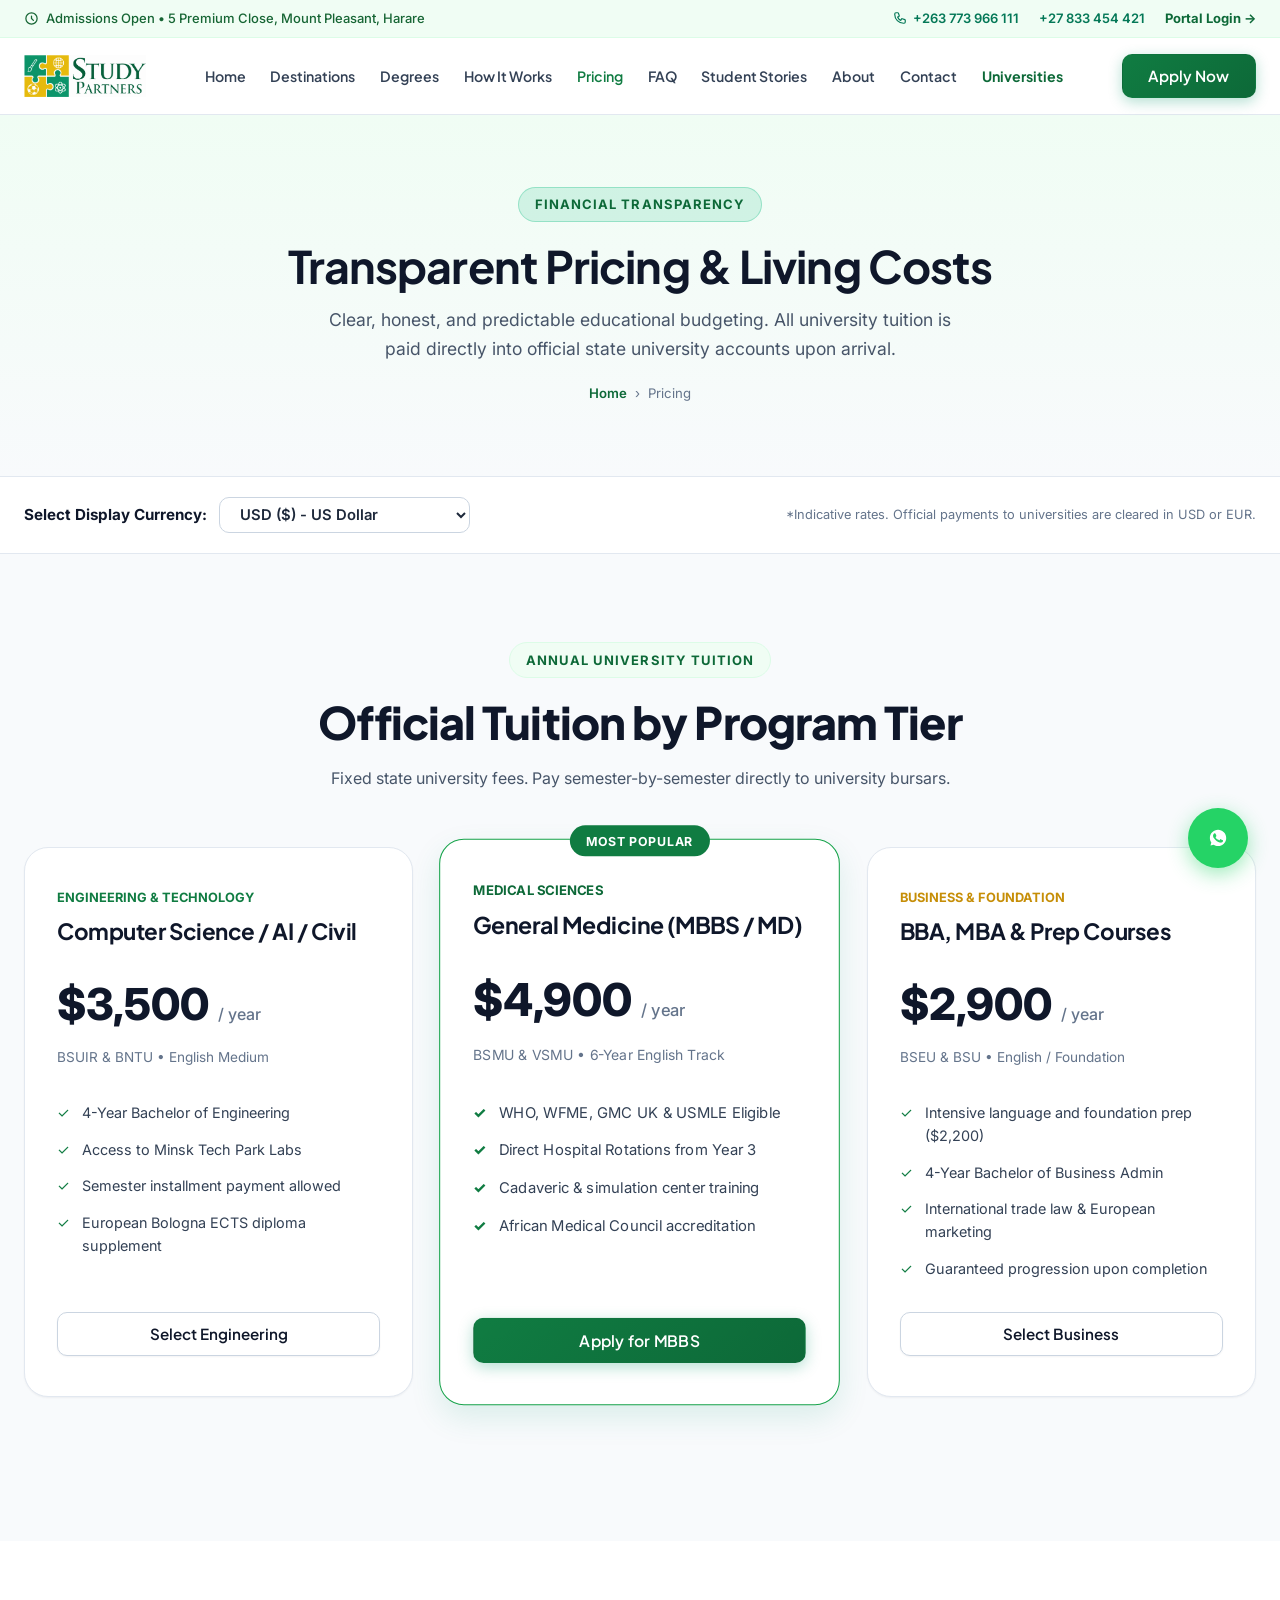
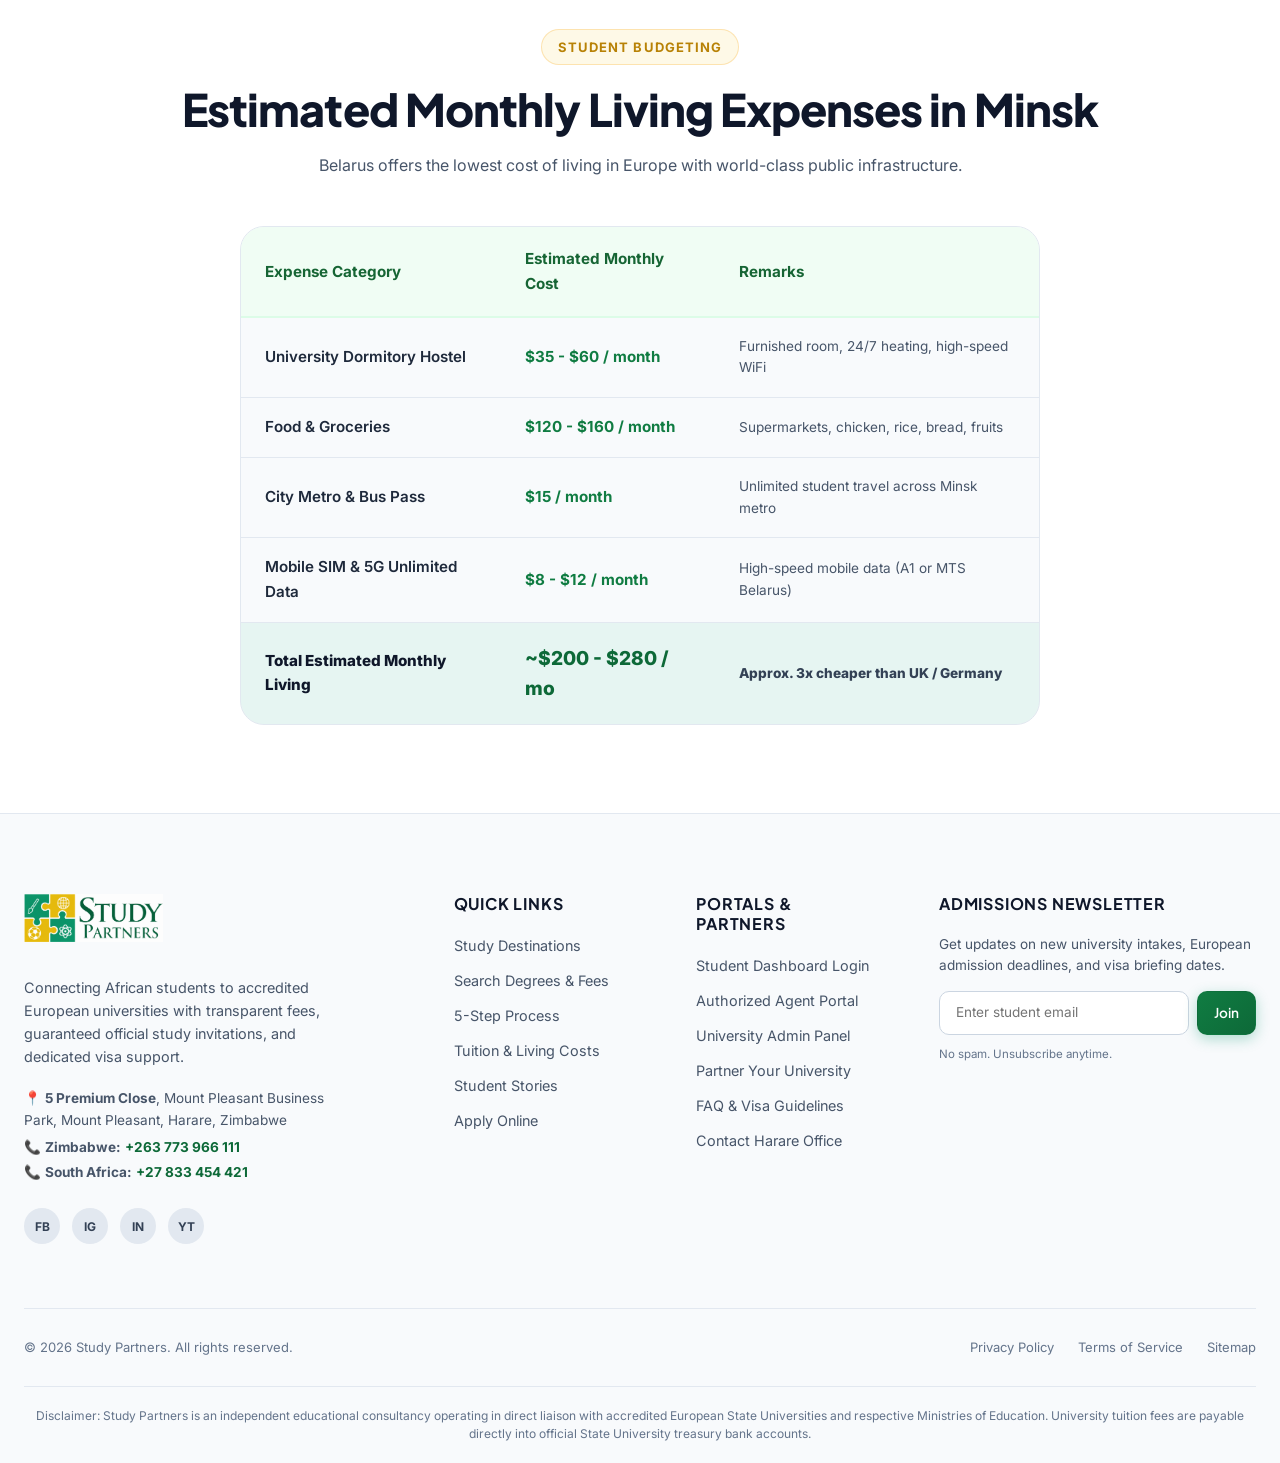
<file: pricing.html>
<!DOCTYPE html>
<html lang="en">
<head>
  <meta charset="UTF-8">
  <meta name="viewport" content="width=device-width, initial-scale=1.0">
  <title>Tuition & Cost Transparency | Study Partners</title>
  <meta name="description" content="100% transparent European tuition and living cost breakdown for African students. Compare annual tuition, dormitory fees, and living costs in Belarus.">
  <link rel="stylesheet" href="css/style.css">
</head>
<body>

  <!-- Top Info Bar -->
  <div class="top-notice-bar">
    <div class="container top-notice-content">
      <div class="top-notice-left">
        <span class="top-notice-item">
          <svg width="15" height="15" fill="none" stroke="currentColor" viewBox="0 0 24 24"><path stroke-linecap="round" stroke-linejoin="round" stroke-width="2" d="M12 8v4l3 3m6-3a9 9 0 11-18 0 9 9 0 0118 0z"/></svg>
          Admissions Open &bull; 5 Premium Close, Mount Pleasant, Harare
        </span>
      </div>
      <div class="top-notice-right">
        <a href="tel:+263773966111" class="top-notice-item">
          <svg width="14" height="14" fill="none" stroke="currentColor" viewBox="0 0 24 24"><path stroke-linecap="round" stroke-linejoin="round" stroke-width="2" d="M3 5a2 2 0 012-2h3.28a1 1 0 01.948.684l1.498 4.493a1 1 0 01-.502 1.21l-2.257 1.13a11.042 11.042 0 005.516 5.516l1.13-2.257a1 1 0 011.21-.502l4.493 1.498a1 1 0 01.684.949V19a2 2 0 01-2 2h-1C9.716 21 3 14.284 3 6V5z"/></svg>
          +263 773 966 111
        </a>
        <a href="tel:+27833454421" class="top-notice-item">
          +27 833 454 421
        </a>
        <a href="login.html" class="top-notice-item" style="color: var(--accent-emerald-700); font-weight: 700;">
          Portal Login &rarr;
        </a>
      </div>
    </div>
  </div>

  <!-- Sticky Navbar with Dropdowns -->
  <nav class="navbar" id="siteNavbar">
    <div class="container navbar-container">
      <a href="index.html" class="brand-logo" aria-label="Study Partners Home">
        <img src="images/logo.png" alt="Study Partners" class="brand-logo-img">
      </a>

      <!-- Desktop & Mobile Nav Menu -->
      <ul class="nav-menu" id="navMenu">
        <li class="nav-item">
          <a href="index.html" class="nav-link">Home</a>
        </li>
        <li class="nav-item">
          <a href="destinations.html" class="nav-link">Destinations</a>
        </li>
        <li class="nav-item">
          <a href="degrees.html" class="nav-link">Degrees</a>
        </li>
        <li class="nav-item">
          <a href="how-it-works.html" class="nav-link">How It Works</a>
        </li>
        <li class="nav-item">
          <a href="pricing.html" class="nav-link active">Pricing</a>
        </li>
        <li class="nav-item">
          <a href="faq.html" class="nav-link">FAQ</a>
        </li>
        <li class="nav-item">
          <a href="stories.html" class="nav-link">Student Stories</a>
        </li>
        <li class="nav-item">
          <a href="about.html" class="nav-link">About</a>
        </li>
        <li class="nav-item">
          <a href="contact.html" class="nav-link">Contact</a>
        </li>
        <li class="nav-item">
          <a href="partner.html" class="nav-link" style="color: var(--sp-green); font-weight: 700;">Universities</a>
        </li>
      </ul>

      <!-- Action CTAs -->
      <div class="nav-actions">
        <a href="apply.html" class="btn btn-primary" id="navApplyBtn">Apply Now</a>
        <button class="mobile-toggle" id="mobileMenuToggle" aria-label="Toggle navigation menu">
          <svg width="24" height="24" fill="none" stroke="currentColor" viewBox="0 0 24 24"><path stroke-linecap="round" stroke-linejoin="round" stroke-width="2" d="M4 6h16M4 12h16M4 18h16"/></svg>
        </button>
      </div>
    </div>
  </nav>

  <!-- Page Header -->
  <header class="inner-hero-header">
    <div class="container">
      <span class="section-tag" style="background: rgba(16, 185, 129, 0.15); border-color: rgba(16, 185, 129, 0.3);">Financial Transparency</span>
      <h1>Transparent Pricing & Living Costs</h1>
      <p>Clear, honest, and predictable educational budgeting. All university tuition is paid directly into official state university accounts upon arrival.</p>
      <div class="breadcrumbs">
        <a href="index.html">Home</a> &rsaquo; <span>Pricing</span>
      </div>
    </div>
  </header>

  <!-- Currency Converter Bar -->
  <div style="background: var(--white); border-bottom: 1px solid var(--neutral-200); padding: 1.25rem 0;">
    <div class="container" style="display: flex; align-items: center; justify-content: space-between; flex-wrap: wrap; gap: 1rem;">
      <div style="display: flex; align-items: center; gap: 0.75rem;">
        <span style="font-weight: 700; color: var(--primary-900); font-size: 0.95rem;">Select Display Currency:</span>
        <select id="currencySelector" class="form-select" style="width: auto; padding: 0.45rem 1rem; font-weight: 600;">
          <option value="USD" selected>USD ($) - US Dollar</option>
          <option value="EUR">EUR (€) - Euro</option>
          <option value="NGN">NGN (₦) - Nigerian Naira</option>
          <option value="GHS">GHS (GH₵) - Ghanaian Cedi</option>
          <option value="KES">KES (KSh) - Kenyan Shilling</option>
        </select>
      </div>
      <div style="font-size: 0.8rem; color: var(--neutral-500);">
        *Indicative rates. Official payments to universities are cleared in USD or EUR.
      </div>
    </div>
  </div>

  <!-- Pricing Cards Breakdown -->
  <section class="section-padding" style="background: var(--neutral-50);">
    <div class="container">
      <div class="text-center">
        <span class="section-tag">Annual University Tuition</span>
        <h2 class="section-title">Official Tuition by Program Tier</h2>
        <p class="section-desc">Fixed state university fees. Pay semester-by-semester directly to university bursars.</p>
      </div>

      <div class="pricing-cards-grid">
        <!-- Tier 1: Engineering & IT -->
        <div class="pricing-card">
          <span style="font-size: 0.8rem; font-weight: 700; color: var(--primary-600); text-transform: uppercase;">Engineering & Technology</span>
          <h3 style="font-size: 1.4rem; color: var(--primary-900); margin: 0.5rem 0;">Computer Science / AI / Civil</h3>
          <div class="pricing-price" data-usd="3500">$3,500 <span>/ year</span></div>
          <p style="font-size: 0.85rem; color: var(--neutral-500);">BSUIR & BNTU &bull; English Medium</p>

          <div class="pricing-features-list">
            <div class="pricing-feature-item">
              <span style="color: var(--accent-emerald-600);">&#10003;</span>
              <span>4-Year Bachelor of Engineering</span>
            </div>
            <div class="pricing-feature-item">
              <span style="color: var(--accent-emerald-600);">&#10003;</span>
              <span>Access to Minsk Tech Park Labs</span>
            </div>
            <div class="pricing-feature-item">
              <span style="color: var(--accent-emerald-600);">&#10003;</span>
              <span>Semester installment payment allowed</span>
            </div>
            <div class="pricing-feature-item">
              <span style="color: var(--accent-emerald-600);">&#10003;</span>
              <span>European Bologna ECTS diploma supplement</span>
            </div>
          </div>

          <a href="apply.html?program=Computer%20Science" class="btn btn-secondary" style="width: 100%;">Select Engineering</a>
        </div>

        <!-- Tier 2: Medicine (Featured) -->
        <div class="pricing-card featured">
          <span class="pricing-featured-badge">Most Popular</span>
          <span style="font-size: 0.8rem; font-weight: 700; color: var(--accent-emerald-700); text-transform: uppercase;">Medical Sciences</span>
          <h3 style="font-size: 1.4rem; color: var(--primary-900); margin: 0.5rem 0;">General Medicine (MBBS / MD)</h3>
          <div class="pricing-price" data-usd="4900">$4,900 <span>/ year</span></div>
          <p style="font-size: 0.85rem; color: var(--neutral-500);">BSMU & VSMU &bull; 6-Year English Track</p>

          <div class="pricing-features-list">
            <div class="pricing-feature-item">
              <span style="color: var(--accent-emerald-600); font-weight: 800;">&#10003;</span>
              <span>WHO, WFME, GMC UK & USMLE Eligible</span>
            </div>
            <div class="pricing-feature-item">
              <span style="color: var(--accent-emerald-600); font-weight: 800;">&#10003;</span>
              <span>Direct Hospital Rotations from Year 3</span>
            </div>
            <div class="pricing-feature-item">
              <span style="color: var(--accent-emerald-600); font-weight: 800;">&#10003;</span>
              <span>Cadaveric & simulation center training</span>
            </div>
            <div class="pricing-feature-item">
              <span style="color: var(--accent-emerald-600); font-weight: 800;">&#10003;</span>
              <span>African Medical Council accreditation</span>
            </div>
          </div>

          <a href="apply.html?program=General%20Medicine" class="btn btn-primary" style="width: 100%;">Apply for MBBS</a>
        </div>

        <!-- Tier 3: Business & Foundation -->
        <div class="pricing-card">
          <span style="font-size: 0.8rem; font-weight: 700; color: var(--accent-gold-600); text-transform: uppercase;">Business & Foundation</span>
          <h3 style="font-size: 1.4rem; color: var(--primary-900); margin: 0.5rem 0;">BBA, MBA & Prep Courses</h3>
          <div class="pricing-price" data-usd="2900">$2,900 <span>/ year</span></div>
          <p style="font-size: 0.85rem; color: var(--neutral-500);">BSEU & BSU &bull; English / Foundation</p>

          <div class="pricing-features-list">
            <div class="pricing-feature-item">
              <span style="color: var(--accent-emerald-600);">&#10003;</span>
              <span>Intensive language and foundation prep ($2,200)</span>
            </div>
            <div class="pricing-feature-item">
              <span style="color: var(--accent-emerald-600);">&#10003;</span>
              <span>4-Year Bachelor of Business Admin</span>
            </div>
            <div class="pricing-feature-item">
              <span style="color: var(--accent-emerald-600);">&#10003;</span>
              <span>International trade law & European marketing</span>
            </div>
            <div class="pricing-feature-item">
              <span style="color: var(--accent-emerald-600);">&#10003;</span>
              <span>Guaranteed progression upon completion</span>
            </div>
          </div>

          <a href="apply.html?program=International%20Business" class="btn btn-secondary" style="width: 100%;">Select Business</a>
        </div>
      </div>
    </div>
  </section>

  <!-- Real Living Cost Breakdown Table -->
  <section class="section-padding" style="background: var(--white);">
    <div class="container">
      <div class="text-center" style="margin-bottom: 3rem;">
        <span class="section-tag gold">Student Budgeting</span>
        <h2 class="section-title">Estimated Monthly Living Expenses in Minsk</h2>
        <p class="section-desc">Belarus offers the lowest cost of living in Europe with world-class public infrastructure.</p>
      </div>

      <div style="max-width: 800px; margin: 0 auto; background: var(--neutral-50); border-radius: var(--radius-xl); overflow: hidden; border: 1px solid var(--neutral-200);">
        <table style="width: 100%; border-collapse: collapse; text-align: left; font-size: 0.95rem;">
          <thead>
            <tr style="background: #F0FDF4; color: #166534; border-bottom: 2px solid #DCFCE7;">
              <th style="padding: 1.25rem 1.5rem;">Expense Category</th>
              <th style="padding: 1.25rem 1.5rem;">Estimated Monthly Cost</th>
              <th style="padding: 1.25rem 1.5rem;">Remarks</th>
            </tr>
          </thead>
          <tbody>
            <tr style="border-bottom: 1px solid var(--neutral-200);">
              <td style="padding: 1.1rem 1.5rem; font-weight: 600;">University Dormitory Hostel</td>
              <td style="padding: 1.1rem 1.5rem; color: var(--accent-emerald-600); font-weight: 700;">$35 - $60 / month</td>
              <td style="padding: 1.1rem 1.5rem; font-size: 0.85rem; color: var(--neutral-600);">Furnished room, 24/7 heating, high-speed WiFi</td>
            </tr>
            <tr style="border-bottom: 1px solid var(--neutral-200);">
              <td style="padding: 1.1rem 1.5rem; font-weight: 600;">Food & Groceries</td>
              <td style="padding: 1.1rem 1.5rem; color: var(--accent-emerald-600); font-weight: 700;">$120 - $160 / month</td>
              <td style="padding: 1.1rem 1.5rem; font-size: 0.85rem; color: var(--neutral-600);">Supermarkets, chicken, rice, bread, fruits</td>
            </tr>
            <tr style="border-bottom: 1px solid var(--neutral-200);">
              <td style="padding: 1.1rem 1.5rem; font-weight: 600;">City Metro & Bus Pass</td>
              <td style="padding: 1.1rem 1.5rem; color: var(--accent-emerald-600); font-weight: 700;">$15 / month</td>
              <td style="padding: 1.1rem 1.5rem; font-size: 0.85rem; color: var(--neutral-600);">Unlimited student travel across Minsk metro</td>
            </tr>
            <tr style="border-bottom: 1px solid var(--neutral-200);">
              <td style="padding: 1.1rem 1.5rem; font-weight: 600;">Mobile SIM & 5G Unlimited Data</td>
              <td style="padding: 1.1rem 1.5rem; color: var(--accent-emerald-600); font-weight: 700;">$8 - $12 / month</td>
              <td style="padding: 1.1rem 1.5rem; font-size: 0.85rem; color: var(--neutral-600);">High-speed mobile data (A1 or MTS Belarus)</td>
            </tr>
            <tr style="background: rgba(16, 185, 129, 0.08); font-weight: 800;">
              <td style="padding: 1.25rem 1.5rem; color: var(--primary-900);">Total Estimated Monthly Living</td>
              <td style="padding: 1.25rem 1.5rem; color: var(--accent-emerald-700); font-size: 1.2rem;">~$200 - $280 / mo</td>
              <td style="padding: 1.25rem 1.5rem; font-size: 0.85rem; color: var(--neutral-700);">Approx. 3x cheaper than UK / Germany</td>
            </tr>
          </tbody>
        </table>
      </div>
    </div>
  </section>

  <!-- Site Footer -->
  <footer class="site-footer">
    <div class="container">
      <div class="footer-top-grid">
        <div class="footer-brand-col">
          <a href="index.html" class="brand-logo" style="margin-bottom: 1rem; display: inline-block;">
            <img src="images/logo.png" alt="Study Partners" class="brand-logo-img" style="height: 48px;">
          </a>
          <p style="margin-top: 0.75rem;">
            Connecting African students to accredited European universities with transparent fees, guaranteed official study invitations, and dedicated visa support.
          </p>
          <div style="margin-top: 1.25rem; font-size: 0.85rem; color: var(--neutral-600); line-height: 1.6;">
            <p>📍 <strong>5 Premium Close</strong>, Mount Pleasant Business Park, Mount Pleasant, Harare, Zimbabwe</p>
            <p style="margin-top: 0.35rem;">📞 <strong>Zimbabwe:</strong> <a href="tel:+263773966111" style="color: var(--accent-emerald-700); font-weight: 700;">+263 773 966 111</a></p>
            <p style="margin-top: 0.2rem;">📞 <strong>South Africa:</strong> <a href="tel:+27833454421" style="color: var(--accent-emerald-700); font-weight: 700;">+27 833 454 421</a></p>
          </div>
          <div class="footer-socials">
            <a href="#" class="social-icon-btn" aria-label="Facebook">FB</a>
            <a href="#" class="social-icon-btn" aria-label="Instagram">IG</a>
            <a href="#" class="social-icon-btn" aria-label="LinkedIn">IN</a>
            <a href="#" class="social-icon-btn" aria-label="YouTube">YT</a>
          </div>
        </div>

        <div>
          <h4 class="footer-heading">Quick Links</h4>
          <ul class="footer-links-list">
            <li><a href="destinations.html">Study Destinations</a></li>
            <li><a href="degrees.html">Search Degrees & Fees</a></li>
            <li><a href="how-it-works.html">5-Step Process</a></li>
            <li><a href="pricing.html">Tuition & Living Costs</a></li>
            <li><a href="stories.html">Student Stories</a></li>
            <li><a href="apply.html">Apply Online</a></li>
          </ul>
        </div>

        <div>
          <h4 class="footer-heading">Portals & Partners</h4>
          <ul class="footer-links-list">
            <li><a href="login.html">Student Dashboard Login</a></li>
            <li><a href="login.html?role=agent">Authorized Agent Portal</a></li>
            <li><a href="login.html?role=admin">University Admin Panel</a></li>
            <li><a href="partner.html">Partner Your University</a></li>
            <li><a href="faq.html">FAQ & Visa Guidelines</a></li>
            <li><a href="contact.html">Contact Harare Office</a></li>
          </ul>
        </div>

        <div>
          <h4 class="footer-heading">Admissions Newsletter</h4>
          <p style="font-size: 0.85rem; color: var(--neutral-600); line-height: 1.5;">
            Get updates on new university intakes, European admission deadlines, and visa briefing dates.
          </p>
          <form class="newsletter-form" onsubmit="event.preventDefault(); showToast('Subscribed! Check your inbox for study guides.', 'success'); this.reset();">
            <input type="email" class="newsletter-input" placeholder="Enter student email" required>
            <button type="submit" class="btn btn-primary btn-sm">Join</button>
          </form>
          <p style="font-size: 0.72rem; color: var(--neutral-500); margin-top: 0.6rem;">No spam. Unsubscribe anytime.</p>
        </div>
      </div>

      <div class="footer-bottom-bar">
        <div>&copy; 2026 Study Partners. All rights reserved.</div>
        <div style="display: flex; gap: 1.5rem;">
          <a href="#" onclick="alert('Privacy policy: We respect student data strictly in compliance with data privacy standards.'); return false;">Privacy Policy</a>
          <a href="#" onclick="alert('Terms: Study Partners facilitates official institutional admissions.'); return false;">Terms of Service</a>
          <a href="sitemap.xml">Sitemap</a>
        </div>
      </div>

      <div class="footer-disclaimer">
        Disclaimer: Study Partners is an independent educational consultancy operating in direct liaison with accredited European State Universities and respective Ministries of Education. University tuition fees are payable directly into official State University treasury bank accounts.
      </div>
    </div>
  </footer>

  <!-- Floating WhatsApp Action Button & Interactive Chat Popup -->
  <button class="floating-whatsapp-btn" id="floatingWhatsAppBtn" aria-label="Chat with Admissions Counselor on WhatsApp">
    <svg width="34" height="34" fill="currentColor" viewBox="0 0 24 24">
      <path d="M12.031 6.172c-3.181 0-5.767 2.586-5.768 5.766-.001 1.298.38 2.27 1.019 3.287l-.582 2.128 2.182-.573c.978.58 1.911.928 3.145.929 3.178 0 5.767-2.587 5.768-5.766.001-3.187-2.575-5.77-5.764-5.771zm3.392 8.244c-.144.405-.837.774-1.17.824-.299.045-.677.063-1.092-.069-.252-.08-.575-.187-.988-.365-1.739-.751-2.874-2.502-2.961-2.617-.087-.116-.708-.94-.708-1.793s.448-1.273.607-1.446c.159-.173.346-.217.462-.217l.332.006c.106.005.249-.04.39.299.144.347.491 1.2.534 1.287.043.087.072.188.014.303-.058.116-.087.188-.173.289l-.26.303c-.087.087-.179.182-.077.356.101.173.449.741.964 1.201.662.591 1.221.774 1.394.861.173.086.275.072.376-.044.101-.116.433-.506.549-.679.116-.173.231-.144.39-.086s1.011.477 1.184.564.289.13.332.202c.043.073.043.419-.101.824z"/>
    </svg>
    <span class="whatsapp-tooltip">Chat on WhatsApp</span>
  </button>

  <!-- Interactive WhatsApp Popup Box -->
  <div class="whatsapp-chat-popup" id="whatsappPopup">
    <div class="popup-header">
      <div class="popup-advisor">
        <div class="advisor-avatar">SP</div>
        <div>
          <div class="advisor-name">Study Partners Counselor</div>
          <div class="advisor-status"><span class="status-dot"></span> Online &bull; Direct WhatsApp</div>
        </div>
      </div>
      <button class="popup-close" id="closeWhatsAppPopup" aria-label="Close Chat">&times;</button>
    </div>
    <div class="popup-body">
      <div class="chat-bubble received">
        👋 Hello! Welcome to Study Partners. Interested in studying Medicine, Engineering, or IT in Belarus or Europe?
      </div>
      <div class="chat-bubble received" style="font-size: 0.8rem; margin-top: -0.4rem; color: var(--neutral-600);">
        Tap below to start a live conversation with our official admissions counselor on WhatsApp.
      </div>
    </div>
    <div class="popup-footer">
      <a href="https://wa.me/263773966111?text=Hello%20Study%20Partners%2C%20I%20would%20like%20guidance%20on%20studying%20in%20Europe" target="_blank" class="btn btn-whatsapp-direct" id="startWhatsAppChatBtn">
        Open WhatsApp Chat &rarr;
      </a>
    </div>
  </div>

  <script src="js/main.js"></script>
  <script>
    // Simple client-side currency converter
    const rates = {
      USD: { rate: 1, symbol: '$', suffix: '/ year' },
      EUR: { rate: 0.92, symbol: '€', suffix: '/ year' },
      NGN: { rate: 1520, symbol: '₦', suffix: '/ year' },
      GHS: { rate: 15.2, symbol: 'GH₵', suffix: '/ year' },
      KES: { rate: 130, symbol: 'KSh', suffix: '/ year' }
    };

    const currencySelect = document.querySelector('#currencySelector');
    const priceElements = document.querySelectorAll('.pricing-price[data-usd]');

    currencySelect?.addEventListener('change', () => {
      const cur = currencySelect.value;
      const config = rates[cur] || rates.USD;

      priceElements.forEach(el => {
        const usdVal = parseFloat(el.dataset.usd);
        const converted = Math.round(usdVal * config.rate);
        el.innerHTML = `${config.symbol}${converted.toLocaleString()} <span>${config.suffix}</span>`;
      });
    });
  </script>
</body>
</html>
</file>
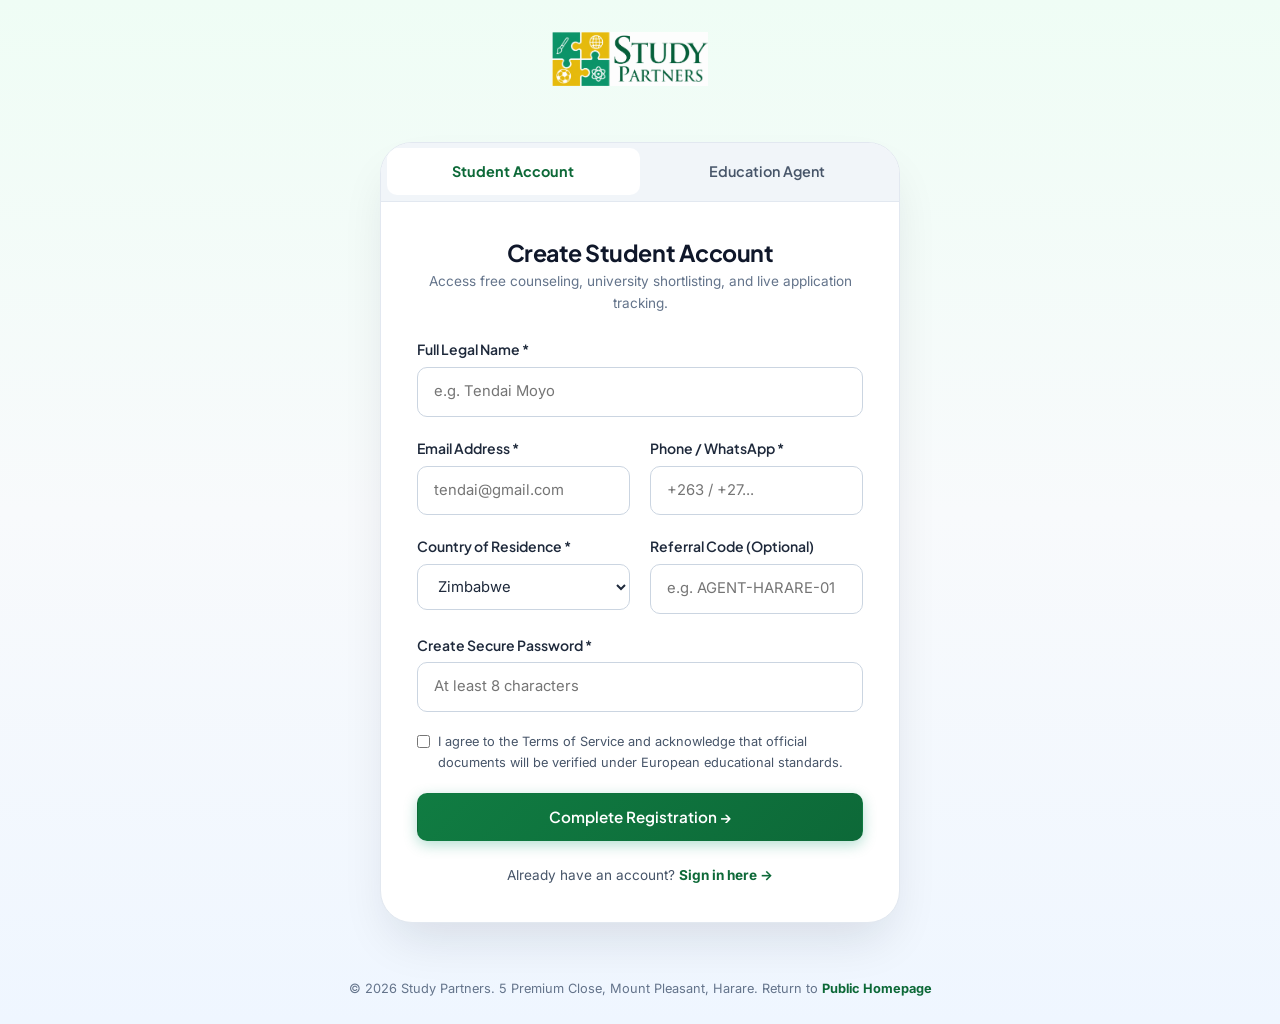
<file: register.html>
<!DOCTYPE html>
<html lang="en">
<head>
  <meta charset="UTF-8">
  <meta name="viewport" content="width=device-width, initial-scale=1.0">
  <title>Create Account | Study Partners Student & Agent Registration</title>
  <meta name="description" content="Register an account on Study Partners to apply for European university degrees or join as an authorized educational agent.">
  <link rel="stylesheet" href="css/style.css">
</head>
<body style="min-height: 100vh; display: flex; flex-direction: column; background: linear-gradient(180deg, #EFFDF5 0%, #F8FAFC 50%, #EFF6FF 100%);">

  <!-- Minimal Brand Header -->
  <div style="padding: 2rem 0 1rem; text-align: center;">
    <a href="index.html" class="brand-logo" style="display: inline-flex; align-items: center; justify-content: center;">
      <img src="images/logo.png" alt="Study Partners" class="brand-logo-img" style="height: 54px;">
    </a>
  </div>

  <main style="flex: 1; display: flex; align-items: center; justify-content: center; padding: 2rem 1.5rem;">
    <div style="background: var(--white); border-radius: var(--radius-2xl); box-shadow: var(--shadow-xl); width: 100%; max-width: 520px; overflow: hidden; border: 1px solid var(--neutral-200);">
      
      <!-- Account Type Switcher -->
      <div style="display: grid; grid-template-columns: 1fr 1fr; background: var(--neutral-100); border-bottom: 1px solid var(--neutral-200); padding: 0.35rem;">
        <button type="button" class="reg-type-btn active" id="btnStudentReg" style="padding: 0.75rem; border: none; background: var(--white); font-family: var(--font-heading); font-size: 0.9rem; font-weight: 700; color: var(--sp-green); border-radius: var(--radius-md); cursor: pointer;">
          Student Account
        </button>
        <button type="button" class="reg-type-btn" id="btnAgentReg" style="padding: 0.75rem; border: none; background: transparent; font-family: var(--font-heading); font-size: 0.9rem; font-weight: 600; color: var(--neutral-600); border-radius: var(--radius-md); cursor: pointer;">
          Education Agent
        </button>
      </div>

      <div style="padding: 2.25rem;">
        <div style="text-align: center; margin-bottom: 1.5rem;">
          <h2 id="regTitle" style="font-size: 1.45rem; color: var(--primary-900);">Create Student Account</h2>
          <p id="regSubtitle" style="font-size: 0.85rem; color: var(--neutral-500); margin-top: 0.25rem;">
            Access free counseling, university shortlisting, and live application tracking.
          </p>
        </div>

        <form id="portalRegisterForm" onsubmit="handleRegister(event);">
          <div class="form-group">
            <label class="form-label" for="regFullName">Full Legal Name *</label>
            <input type="text" id="regFullName" class="form-input" placeholder="e.g. Tendai Moyo" required>
          </div>

          <div class="form-row">
            <div class="form-group">
              <label class="form-label" for="regEmail">Email Address *</label>
              <input type="email" id="regEmail" class="form-input" placeholder="tendai@gmail.com" required>
            </div>
            <div class="form-group">
              <label class="form-label" for="regPhone">Phone / WhatsApp *</label>
              <input type="tel" id="regPhone" class="form-input" placeholder="+263 / +27..." required>
            </div>
          </div>

          <div class="form-row">
            <div class="form-group">
              <label class="form-label" for="regCountry">Country of Residence *</label>
              <select id="regCountry" class="form-select" required>
                <option value="Zimbabwe" selected>Zimbabwe</option>
                <option value="South Africa">South Africa</option>
                <option value="Zambia">Zambia</option>
                <option value="Botswana">Botswana</option>
                <option value="Nigeria">Nigeria</option>
                <option value="Ghana">Ghana</option>
                <option value="Kenya">Kenya</option>
                <option value="Other">Other Country</option>
              </select>
            </div>
            <div class="form-group">
              <label class="form-label" for="regReferral">Referral Code (Optional)</label>
              <input type="text" id="regReferral" class="form-input" placeholder="e.g. AGENT-HARARE-01">
            </div>
          </div>

          <div class="form-group">
            <label class="form-label" for="regPassword">Create Secure Password *</label>
            <input type="password" id="regPassword" class="form-input" placeholder="At least 8 characters" minlength="8" required>
          </div>

          <div style="margin-bottom: 1.25rem; font-size: 0.8rem; color: var(--neutral-600);">
            <label style="display: flex; align-items: flex-start; gap: 0.5rem; cursor: pointer;">
              <input type="checkbox" required style="margin-top: 3px; accent-color: var(--sp-green);">
              <span>I agree to the Terms of Service and acknowledge that official documents will be verified under European educational standards.</span>
            </label>
          </div>

          <button type="submit" class="btn btn-primary" style="width: 100%; padding: 0.85rem;">
            Complete Registration &rarr;
          </button>
        </form>

        <div style="text-align: center; margin-top: 1.5rem; font-size: 0.85rem; color: var(--neutral-600);">
          Already have an account? 
          <a href="login.html" style="color: var(--sp-green); font-weight: 700;">Sign in here &rarr;</a>
        </div>
      </div>
    </div>
  </main>

  <footer style="text-align: center; padding: 1.5rem; color: var(--neutral-500); font-size: 0.8rem;">
    &copy; 2026 Study Partners. 5 Premium Close, Mount Pleasant, Harare. Return to <a href="index.html" style="color: var(--sp-green); font-weight: 700;">Public Homepage</a>
  </footer>

  <script src="js/main.js"></script>
  <script>
    let accountType = 'student';
    const btnStudent = document.querySelector('#btnStudentReg');
    const btnAgent = document.querySelector('#btnAgentReg');
    const title = document.querySelector('#regTitle');
    const subtitle = document.querySelector('#regSubtitle');

    btnStudent.addEventListener('click', () => {
      accountType = 'student';
      btnStudent.style.background = 'var(--white)';
      btnStudent.style.color = 'var(--sp-green)';
      btnAgent.style.background = 'transparent';
      btnAgent.style.color = 'var(--neutral-600)';
      title.textContent = 'Create Student Account';
      subtitle.textContent = 'Access free counseling, university shortlisting, and live application tracking.';
    });

    btnAgent.addEventListener('click', () => {
      accountType = 'agent';
      btnAgent.style.background = 'var(--white)';
      btnAgent.style.color = 'var(--sp-green)';
      btnStudent.style.background = 'transparent';
      btnStudent.style.color = 'var(--neutral-600)';
      title.textContent = 'Register as Authorized Agent';
      subtitle.textContent = 'Earn student placement commissions with direct access to European admissions.';
    });

    function handleRegister(e) {
      e.preventDefault();
      showToast('Registration successful! Redirecting to student dashboard...', 'success');
      setTimeout(() => {
        window.location.href = 'index.html#portal-showcase';
      }, 1200);
    }
  </script>
</body>
</html>
</file>
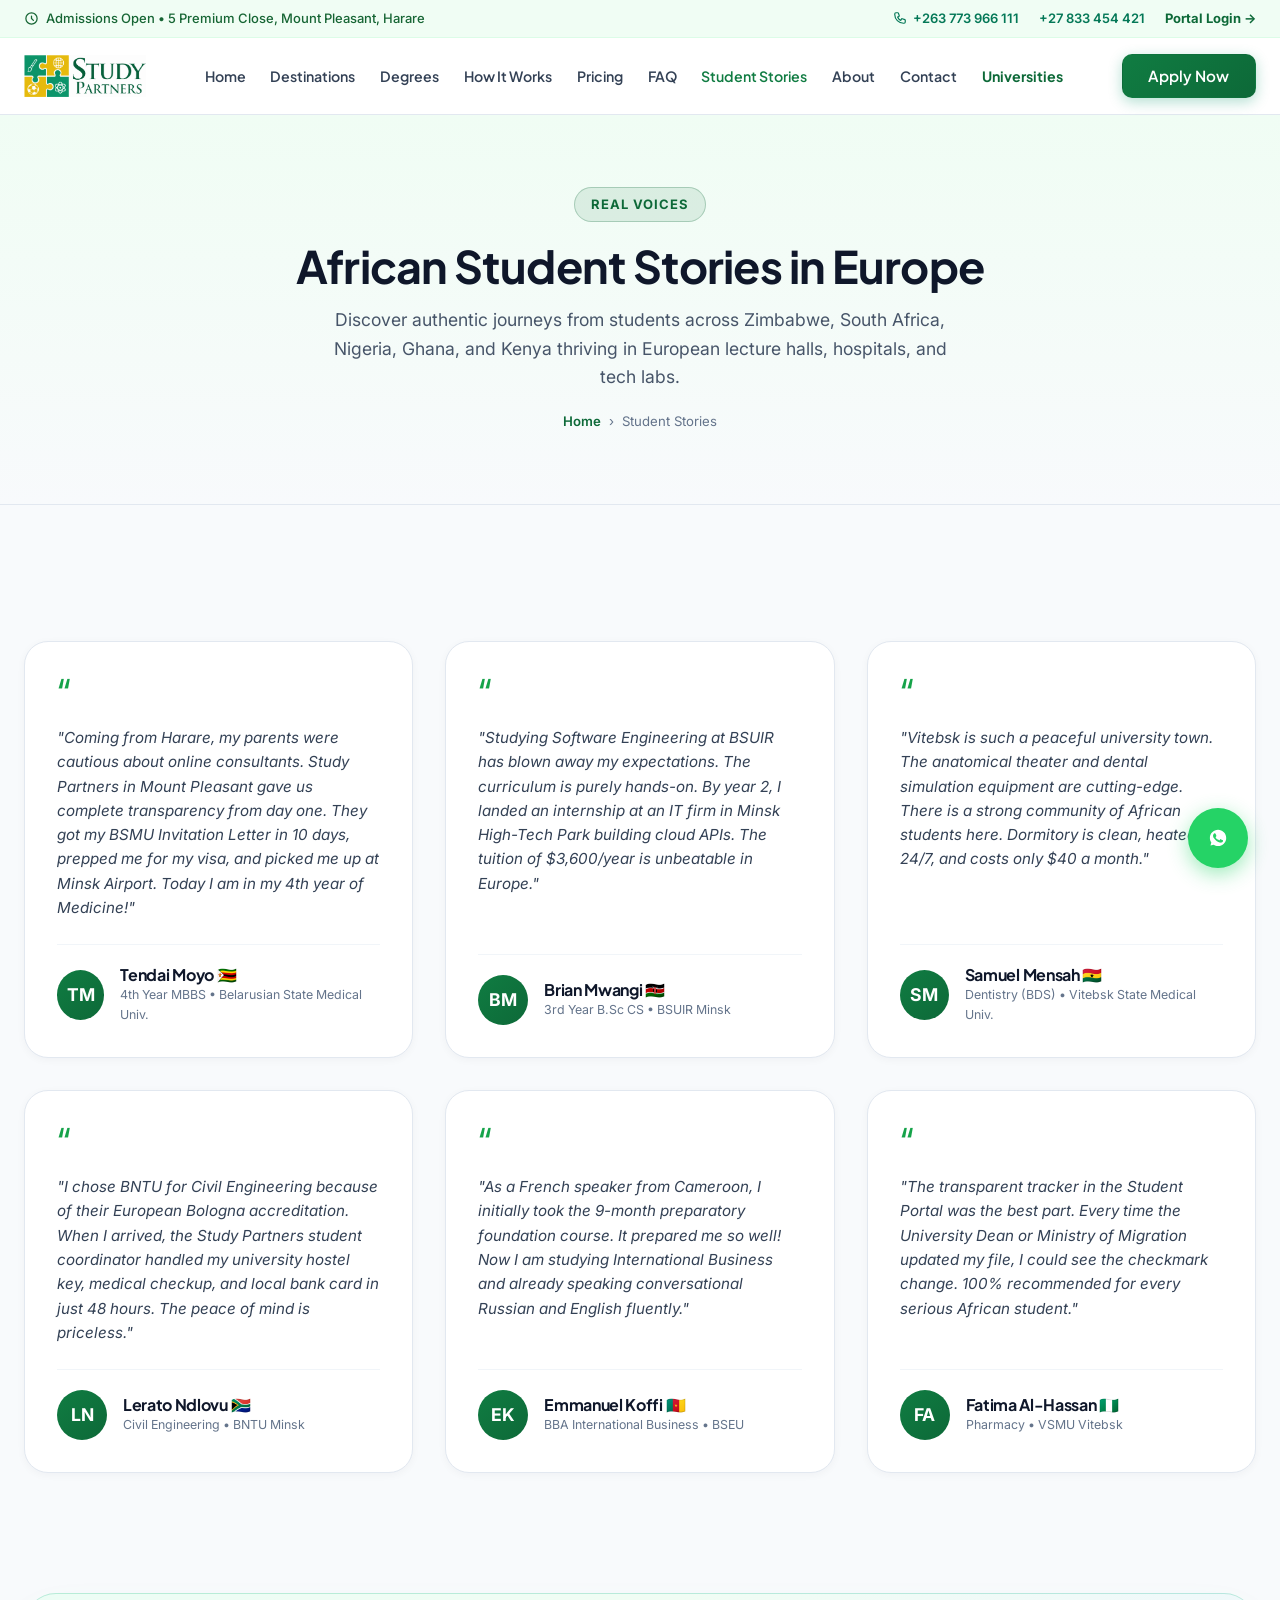
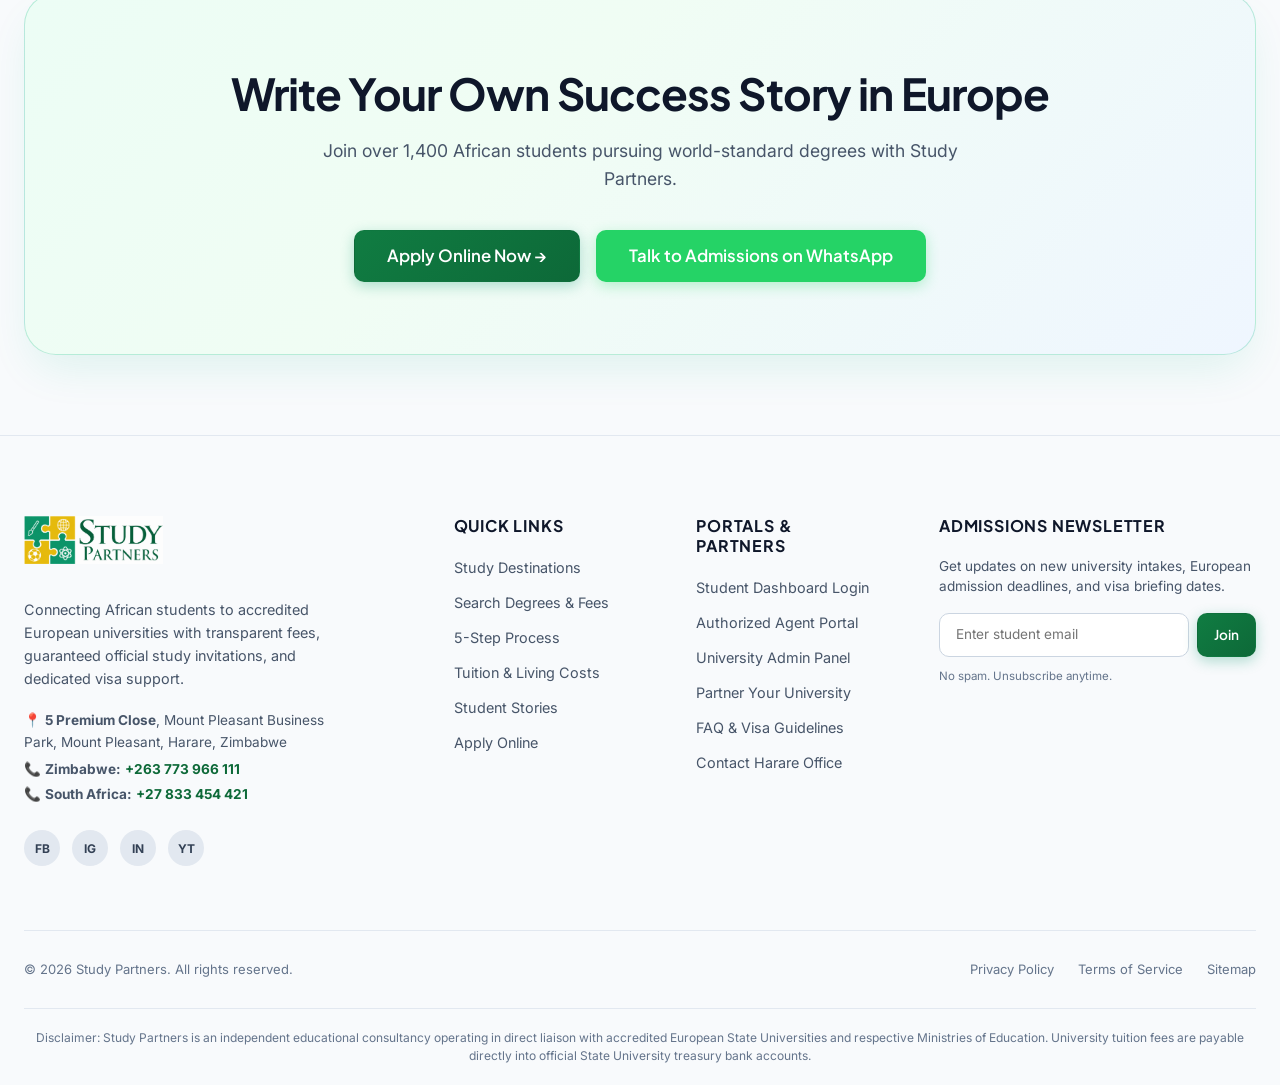
<file: stories.html>
<!DOCTYPE html>
<html lang="en">
<head>
  <meta charset="UTF-8">
  <meta name="viewport" content="width=device-width, initial-scale=1.0">
  <title>Student Stories & Reviews | Study Partners</title>
  <meta name="description" content="Hear real stories from African students studying Medicine, Computer Science, and Engineering in accredited European universities in Belarus.">
  <link rel="stylesheet" href="css/style.css">
</head>
<body>

  <!-- Top Info Bar -->
  <div class="top-notice-bar">
    <div class="container top-notice-content">
      <div class="top-notice-left">
        <span class="top-notice-item">
          <svg width="15" height="15" fill="none" stroke="currentColor" viewBox="0 0 24 24"><path stroke-linecap="round" stroke-linejoin="round" stroke-width="2" d="M12 8v4l3 3m6-3a9 9 0 11-18 0 9 9 0 0118 0z"/></svg>
          Admissions Open &bull; 5 Premium Close, Mount Pleasant, Harare
        </span>
      </div>
      <div class="top-notice-right">
        <a href="tel:+263773966111" class="top-notice-item">
          <svg width="14" height="14" fill="none" stroke="currentColor" viewBox="0 0 24 24"><path stroke-linecap="round" stroke-linejoin="round" stroke-width="2" d="M3 5a2 2 0 012-2h3.28a1 1 0 01.948.684l1.498 4.493a1 1 0 01-.502 1.21l-2.257 1.13a11.042 11.042 0 005.516 5.516l1.13-2.257a1 1 0 011.21-.502l4.493 1.498a1 1 0 01.684.949V19a2 2 0 01-2 2h-1C9.716 21 3 14.284 3 6V5z"/></svg>
          +263 773 966 111
        </a>
        <a href="tel:+27833454421" class="top-notice-item">
          +27 833 454 421
        </a>
        <a href="login.html" class="top-notice-item" style="color: var(--accent-emerald-700); font-weight: 700;">
          Portal Login &rarr;
        </a>
      </div>
    </div>
  </div>

  <!-- Sticky Navbar with Dropdowns -->
  <nav class="navbar" id="siteNavbar">
    <div class="container navbar-container">
      <a href="index.html" class="brand-logo" aria-label="Study Partners Home">
        <img src="images/logo.png" alt="Study Partners" class="brand-logo-img">
      </a>

      <!-- Desktop & Mobile Nav Menu -->
      <ul class="nav-menu" id="navMenu">
        <li class="nav-item">
          <a href="index.html" class="nav-link">Home</a>
        </li>
        <li class="nav-item">
          <a href="destinations.html" class="nav-link">Destinations</a>
        </li>
        <li class="nav-item">
          <a href="degrees.html" class="nav-link">Degrees</a>
        </li>
        <li class="nav-item">
          <a href="how-it-works.html" class="nav-link">How It Works</a>
        </li>
        <li class="nav-item">
          <a href="pricing.html" class="nav-link">Pricing</a>
        </li>
        <li class="nav-item">
          <a href="faq.html" class="nav-link">FAQ</a>
        </li>
        <li class="nav-item">
          <a href="stories.html" class="nav-link active">Student Stories</a>
        </li>
        <li class="nav-item">
          <a href="about.html" class="nav-link">About</a>
        </li>
        <li class="nav-item">
          <a href="contact.html" class="nav-link">Contact</a>
        </li>
        <li class="nav-item">
          <a href="partner.html" class="nav-link" style="color: var(--sp-green); font-weight: 700;">Universities</a>
        </li>
      </ul>

      <!-- Action CTAs -->
      <div class="nav-actions">
        <a href="apply.html" class="btn btn-primary" id="navApplyBtn">Apply Now</a>
        <button class="mobile-toggle" id="mobileMenuToggle" aria-label="Toggle navigation menu">
          <svg width="24" height="24" fill="none" stroke="currentColor" viewBox="0 0 24 24"><path stroke-linecap="round" stroke-linejoin="round" stroke-width="2" d="M4 6h16M4 12h16M4 18h16"/></svg>
        </button>
      </div>
    </div>
  </nav>

  <!-- Page Header -->
  <header class="inner-hero-header">
    <div class="container">
      <span class="section-tag" style="background: rgba(13, 105, 56, 0.1); color: var(--sp-green); border-color: rgba(13, 105, 56, 0.25);">Real Voices</span>
      <h1>African Student Stories in Europe</h1>
      <p>Discover authentic journeys from students across Zimbabwe, South Africa, Nigeria, Ghana, and Kenya thriving in European lecture halls, hospitals, and tech labs.</p>
      <div class="breadcrumbs">
        <a href="index.html">Home</a> &rsaquo; <span>Student Stories</span>
      </div>
    </div>
  </header>

  <!-- Student Stories Grid -->
  <section class="section-padding" style="background: var(--neutral-50);">
    <div class="container">
      <div class="stories-grid">
        
        <!-- Story 1 -->
        <div class="story-card">
          <div class="story-quote-icon">&ldquo;</div>
          <p class="story-text">
            "Coming from Harare, my parents were cautious about online consultants. Study Partners in Mount Pleasant gave us complete transparency from day one. They got my BSMU Invitation Letter in 10 days, prepped me for my visa, and picked me up at Minsk Airport. Today I am in my 4th year of Medicine!"
          </p>
          <div class="story-student-profile">
            <div class="story-avatar">TM</div>
            <div class="story-meta">
              <h5>Tendai Moyo 🇿🇼</h5>
              <p>4th Year MBBS &bull; Belarusian State Medical Univ.</p>
            </div>
          </div>
        </div>

        <!-- Story 2 -->
        <div class="story-card">
          <div class="story-quote-icon">&ldquo;</div>
          <p class="story-text">
            "Studying Software Engineering at BSUIR has blown away my expectations. The curriculum is purely hands-on. By year 2, I landed an internship at an IT firm in Minsk High-Tech Park building cloud APIs. The tuition of $3,600/year is unbeatable in Europe."
          </p>
          <div class="story-student-profile">
            <div class="story-avatar">BM</div>
            <div class="story-meta">
              <h5>Brian Mwangi 🇰🇪</h5>
              <p>3rd Year B.Sc CS &bull; BSUIR Minsk</p>
            </div>
          </div>
        </div>

        <!-- Story 3 -->
        <div class="story-card">
          <div class="story-quote-icon">&ldquo;</div>
          <p class="story-text">
            "Vitebsk is such a peaceful university town. The anatomical theater and dental simulation equipment are cutting-edge. There is a strong community of African students here. Dormitory is clean, heated 24/7, and costs only $40 a month."
          </p>
          <div class="story-student-profile">
            <div class="story-avatar">SM</div>
            <div class="story-meta">
              <h5>Samuel Mensah 🇬🇭</h5>
              <p>Dentistry (BDS) &bull; Vitebsk State Medical Univ.</p>
            </div>
          </div>
        </div>

        <!-- Story 4 -->
        <div class="story-card">
          <div class="story-quote-icon">&ldquo;</div>
          <p class="story-text">
            "I chose BNTU for Civil Engineering because of their European Bologna accreditation. When I arrived, the Study Partners student coordinator handled my university hostel key, medical checkup, and local bank card in just 48 hours. The peace of mind is priceless."
          </p>
          <div class="story-student-profile">
            <div class="story-avatar">LN</div>
            <div class="story-meta">
              <h5>Lerato Ndlovu 🇿🇦</h5>
              <p>Civil Engineering &bull; BNTU Minsk</p>
            </div>
          </div>
        </div>

        <!-- Story 5 -->
        <div class="story-card">
          <div class="story-quote-icon">&ldquo;</div>
          <p class="story-text">
            "As a French speaker from Cameroon, I initially took the 9-month preparatory foundation course. It prepared me so well! Now I am studying International Business and already speaking conversational Russian and English fluently."
          </p>
          <div class="story-student-profile">
            <div class="story-avatar">EK</div>
            <div class="story-meta">
              <h5>Emmanuel Koffi 🇨🇲</h5>
              <p>BBA International Business &bull; BSEU</p>
            </div>
          </div>
        </div>

        <!-- Story 6 -->
        <div class="story-card">
          <div class="story-quote-icon">&ldquo;</div>
          <p class="story-text">
            "The transparent tracker in the Student Portal was the best part. Every time the University Dean or Ministry of Migration updated my file, I could see the checkmark change. 100% recommended for every serious African student."
          </p>
          <div class="story-student-profile">
            <div class="story-avatar">FA</div>
            <div class="story-meta">
              <h5>Fatima Al-Hassan 🇳🇬</h5>
              <p>Pharmacy &bull; VSMU Vitebsk</p>
            </div>
          </div>
        </div>

      </div>
    </div>
  </section>

  <!-- Final CTA -->
  <section class="container" style="margin-bottom: 5rem;">
    <div class="final-cta-section">
      <h2>Write Your Own Success Story in Europe</h2>
      <p>Join over 1,400 African students pursuing world-standard degrees with Study Partners.</p>
      <div class="final-cta-actions">
        <a href="apply.html" class="btn btn-primary btn-lg">Apply Online Now &rarr;</a>
        <a href="https://wa.me/263773966111?text=Hello%20Study%20Partners%2C%20I%20would%20like%20guidance%20on%20studying%20in%20Europe" target="_blank" class="btn btn-whatsapp btn-lg">Talk to Admissions on WhatsApp</a>
      </div>
    </div>
  </section>

  <!-- Site Footer -->
  <footer class="site-footer">
    <div class="container">
      <div class="footer-top-grid">
        <div class="footer-brand-col">
          <a href="index.html" class="brand-logo" style="margin-bottom: 1rem; display: inline-block;">
            <img src="images/logo.png" alt="Study Partners" class="brand-logo-img" style="height: 48px;">
          </a>
          <p style="margin-top: 0.75rem;">
            Connecting African students to accredited European universities with transparent fees, guaranteed official study invitations, and dedicated visa support.
          </p>
          <div style="margin-top: 1.25rem; font-size: 0.85rem; color: var(--neutral-600); line-height: 1.6;">
            <p>📍 <strong>5 Premium Close</strong>, Mount Pleasant Business Park, Mount Pleasant, Harare, Zimbabwe</p>
            <p style="margin-top: 0.35rem;">📞 <strong>Zimbabwe:</strong> <a href="tel:+263773966111" style="color: var(--accent-emerald-700); font-weight: 700;">+263 773 966 111</a></p>
            <p style="margin-top: 0.2rem;">📞 <strong>South Africa:</strong> <a href="tel:+27833454421" style="color: var(--accent-emerald-700); font-weight: 700;">+27 833 454 421</a></p>
          </div>
          <div class="footer-socials">
            <a href="#" class="social-icon-btn" aria-label="Facebook">FB</a>
            <a href="#" class="social-icon-btn" aria-label="Instagram">IG</a>
            <a href="#" class="social-icon-btn" aria-label="LinkedIn">IN</a>
            <a href="#" class="social-icon-btn" aria-label="YouTube">YT</a>
          </div>
        </div>

        <div>
          <h4 class="footer-heading">Quick Links</h4>
          <ul class="footer-links-list">
            <li><a href="destinations.html">Study Destinations</a></li>
            <li><a href="degrees.html">Search Degrees & Fees</a></li>
            <li><a href="how-it-works.html">5-Step Process</a></li>
            <li><a href="pricing.html">Tuition & Living Costs</a></li>
            <li><a href="stories.html">Student Stories</a></li>
            <li><a href="apply.html">Apply Online</a></li>
          </ul>
        </div>

        <div>
          <h4 class="footer-heading">Portals & Partners</h4>
          <ul class="footer-links-list">
            <li><a href="login.html">Student Dashboard Login</a></li>
            <li><a href="login.html?role=agent">Authorized Agent Portal</a></li>
            <li><a href="login.html?role=admin">University Admin Panel</a></li>
            <li><a href="partner.html">Partner Your University</a></li>
            <li><a href="faq.html">FAQ & Visa Guidelines</a></li>
            <li><a href="contact.html">Contact Harare Office</a></li>
          </ul>
        </div>

        <div>
          <h4 class="footer-heading">Admissions Newsletter</h4>
          <p style="font-size: 0.85rem; color: var(--neutral-600); line-height: 1.5;">
            Get updates on new university intakes, European admission deadlines, and visa briefing dates.
          </p>
          <form class="newsletter-form" onsubmit="event.preventDefault(); showToast('Subscribed! Check your inbox for study guides.', 'success'); this.reset();">
            <input type="email" class="newsletter-input" placeholder="Enter student email" required>
            <button type="submit" class="btn btn-primary btn-sm">Join</button>
          </form>
          <p style="font-size: 0.72rem; color: var(--neutral-500); margin-top: 0.6rem;">No spam. Unsubscribe anytime.</p>
        </div>
      </div>

      <div class="footer-bottom-bar">
        <div>&copy; 2026 Study Partners. All rights reserved.</div>
        <div style="display: flex; gap: 1.5rem;">
          <a href="#" onclick="alert('Privacy policy: We respect student data strictly in compliance with data privacy standards.'); return false;">Privacy Policy</a>
          <a href="#" onclick="alert('Terms: Study Partners facilitates official institutional admissions.'); return false;">Terms of Service</a>
          <a href="sitemap.xml">Sitemap</a>
        </div>
      </div>

      <div class="footer-disclaimer">
        Disclaimer: Study Partners is an independent educational consultancy operating in direct liaison with accredited European State Universities and respective Ministries of Education. University tuition fees are payable directly into official State University treasury bank accounts.
      </div>
    </div>
  </footer>

  <!-- Floating WhatsApp Action Button & Interactive Chat Popup -->
  <button class="floating-whatsapp-btn" id="floatingWhatsAppBtn" aria-label="Chat with Admissions Counselor on WhatsApp">
    <svg width="34" height="34" fill="currentColor" viewBox="0 0 24 24">
      <path d="M12.031 6.172c-3.181 0-5.767 2.586-5.768 5.766-.001 1.298.38 2.27 1.019 3.287l-.582 2.128 2.182-.573c.978.58 1.911.928 3.145.929 3.178 0 5.767-2.587 5.768-5.766.001-3.187-2.575-5.77-5.764-5.771zm3.392 8.244c-.144.405-.837.774-1.17.824-.299.045-.677.063-1.092-.069-.252-.08-.575-.187-.988-.365-1.739-.751-2.874-2.502-2.961-2.617-.087-.116-.708-.94-.708-1.793s.448-1.273.607-1.446c.159-.173.346-.217.462-.217l.332.006c.106.005.249-.04.39.299.144.347.491 1.2.534 1.287.043.087.072.188.014.303-.058.116-.087.188-.173.289l-.26.303c-.087.087-.179.182-.077.356.101.173.449.741.964 1.201.662.591 1.221.774 1.394.861.173.086.275.072.376-.044.101-.116.433-.506.549-.679.116-.173.231-.144.39-.086s1.011.477 1.184.564.289.13.332.202c.043.073.043.419-.101.824z"/>
    </svg>
    <span class="whatsapp-tooltip">Chat on WhatsApp</span>
  </button>

  <!-- Interactive WhatsApp Popup Box -->
  <div class="whatsapp-chat-popup" id="whatsappPopup">
    <div class="popup-header">
      <div class="popup-advisor">
        <div class="advisor-avatar">SP</div>
        <div>
          <div class="advisor-name">Study Partners Counselor</div>
          <div class="advisor-status"><span class="status-dot"></span> Online &bull; Direct WhatsApp</div>
        </div>
      </div>
      <button class="popup-close" id="closeWhatsAppPopup" aria-label="Close Chat">&times;</button>
    </div>
    <div class="popup-body">
      <div class="chat-bubble received">
        👋 Hello! Welcome to Study Partners. Interested in studying Medicine, Engineering, or IT in Belarus or Europe?
      </div>
      <div class="chat-bubble received" style="font-size: 0.8rem; margin-top: -0.4rem; color: var(--neutral-600);">
        Tap below to start a live conversation with our official admissions counselor on WhatsApp.
      </div>
    </div>
    <div class="popup-footer">
      <a href="https://wa.me/263773966111?text=Hello%20Study%20Partners%2C%20I%20would%20like%20guidance%20on%20studying%20in%20Europe" target="_blank" class="btn btn-whatsapp-direct" id="startWhatsAppChatBtn">
        Open WhatsApp Chat &rarr;
      </a>
    </div>
  </div>

  <script src="js/main.js"></script>
</body>
</html>
</file>
<file: css/style.css>
/* ==========================================================================
   AfriEuro Bridge - Design System & Master Stylesheet
   Theme: Luminous, Clean, Modern Light Color Scheme
   African-European Educational Consultancy
   ========================================================================== */

@import url('https://fonts.googleapis.com/css2?family=Plus+Jakarta+Sans:wght@400;500;600;700;800&family=Inter:wght@300;400;500;600;700&display=swap');

:root {
  /* Study Partners Brand Colors */
  --sp-green: #0D6938;
  --sp-green-dark: #074B26;
  --sp-gold: #E5A812;
  --sp-gold-dark: #C68E07;

  /* Brand Primary Colors - Deep Navy & Slate for Contrast */
  --primary-950: #071224;
  --primary-900: #0F172A;
  --primary-800: #1E293B;
  --primary-700: #0D6938;
  --primary-600: #107C42;
  --primary-500: #169352;
  --primary-50:  #F0FDF4;

  /* Fresh Vibrant Emerald Accent Colors (Aligned with Logo) */
  --accent-emerald-800: #074B26;
  --accent-emerald-700: #0D6938;
  --accent-emerald-600: #107C42;
  --accent-emerald-500: #16A34A;
  --accent-emerald-400: #22C55E;
  --accent-emerald-100: #DCFCE7;
  --accent-emerald-50:  #F0FDF4;

  /* Warm Gold Accent Colors (Aligned with Logo) */
  --accent-gold-700: #B88206;
  --accent-gold-600: #C68E07;
  --accent-gold-500: #E5A812;
  --accent-gold-400: #F3BA2F;
  --accent-gold-50:  #FEF9E7;

  /* WhatsApp Colors */
  --whatsapp-green: #25D366;
  --whatsapp-dark:  #128C7E;

  /* Light Theme Neutrals */
  --neutral-900: #0F172A;
  --neutral-800: #1E293B;
  --neutral-700: #334155;
  --neutral-600: #475569;
  --neutral-500: #64748B;
  --neutral-400: #94A3B8;
  --neutral-300: #CBD5E1;
  --neutral-200: #E2E8F0;
  --neutral-100: #F1F5F9;
  --neutral-50:  #F8FAFC;
  --white:       #FFFFFF;

  /* Typography */
  --font-heading: 'Plus Jakarta Sans', -apple-system, BlinkMacSystemFont, sans-serif;
  --font-body:    'Inter', -apple-system, BlinkMacSystemFont, sans-serif;

  /* Elevation & Subtle Shadows for Light Mode */
  --shadow-xs: 0 1px 2px 0 rgba(15, 23, 42, 0.05);
  --shadow-sm: 0 2px 5px 0 rgba(15, 23, 42, 0.04), 0 1px 2px 0 rgba(15, 23, 42, 0.03);
  --shadow-md: 0 6px 18px -2px rgba(15, 23, 42, 0.06), 0 3px 6px -2px rgba(15, 23, 42, 0.03);
  --shadow-lg: 0 16px 32px -4px rgba(15, 23, 42, 0.08), 0 6px 12px -3px rgba(15, 23, 42, 0.04);
  --shadow-xl: 0 25px 50px -12px rgba(15, 23, 42, 0.12);
  --shadow-glow: 0 8px 30px rgba(16, 185, 129, 0.2);

  /* Border Radii */
  --radius-sm: 6px;
  --radius-md: 10px;
  --radius-lg: 16px;
  --radius-xl: 24px;
  --radius-2xl: 32px;
  --radius-full: 9999px;

  /* Transitions */
  --transition-fast: 150ms cubic-bezier(0.4, 0, 0.2, 1);
  --transition-normal: 250ms cubic-bezier(0.4, 0, 0.2, 1);
  --transition-smooth: 350ms cubic-bezier(0.16, 1, 0.3, 1);

  /* Container */
  --container-max: 1280px;
}

/* Base Styles & Reset */
*, *::before, *::after {
  box-sizing: border-box;
  margin: 0;
  padding: 0;
}

html {
  scroll-behavior: smooth;
  font-size: 16px;
}

body {
  font-family: var(--font-body);
  color: var(--neutral-800);
  background-color: var(--neutral-50);
  line-height: 1.6;
  -webkit-font-smoothing: antialiased;
  -moz-osx-font-smoothing: grayscale;
  overflow-x: hidden;
}

h1, h2, h3, h4, h5, h6 {
  font-family: var(--font-heading);
  color: var(--primary-900);
  line-height: 1.25;
  font-weight: 700;
  letter-spacing: -0.02em;
}

a {
  color: inherit;
  text-decoration: none;
  transition: color var(--transition-fast);
}

img {
  max-width: 100%;
  height: auto;
  display: block;
}

ul {
  list-style: none;
}

button, input, select, textarea {
  font: inherit;
}

/* Layout Container */
.container {
  width: 100%;
  max-width: var(--container-max);
  margin-left: auto;
  margin-right: auto;
  padding-left: 1.5rem;
  padding-right: 1.5rem;
}

/* Typography Helpers */
.text-center { text-align: center; }
.text-left { text-align: left; }
.text-right { text-align: right; }

.section-tag {
  display: inline-flex;
  align-items: center;
  gap: 0.5rem;
  padding: 0.4rem 1rem;
  font-size: 0.8125rem;
  font-weight: 700;
  text-transform: uppercase;
  letter-spacing: 0.08em;
  color: var(--accent-emerald-700);
  background-color: var(--accent-emerald-50);
  border: 1px solid var(--accent-emerald-100);
  border-radius: var(--radius-full);
  margin-bottom: 1rem;
}

.section-tag.gold {
  color: var(--accent-gold-700);
  background-color: var(--accent-gold-50);
  border-color: rgba(245, 158, 11, 0.25);
}

.section-tag.navy {
  color: var(--primary-700);
  background-color: var(--neutral-100);
  border-color: var(--neutral-200);
}

.section-title {
  font-size: clamp(1.95rem, 3.5vw, 2.85rem);
  font-weight: 800;
  color: var(--primary-900);
  margin-bottom: 1rem;
}

.section-title span.highlight {
  color: var(--accent-emerald-600);
  position: relative;
  display: inline-block;
}

.section-title span.highlight::after {
  content: '';
  position: absolute;
  bottom: 4px;
  left: 0;
  width: 100%;
  height: 8px;
  background: rgba(16, 185, 129, 0.2);
  border-radius: 4px;
  z-index: -1;
}

.section-desc {
  font-size: clamp(1rem, 1.25vw, 1.15rem);
  color: var(--neutral-600);
  max-width: 680px;
  margin-left: auto;
  margin-right: auto;
}

/* ==========================================================================
   Buttons
   ========================================================================== */
.btn {
  display: inline-flex;
  align-items: center;
  justify-content: center;
  gap: 0.6rem;
  padding: 0.75rem 1.6rem;
  font-family: var(--font-heading);
  font-size: 0.95rem;
  font-weight: 600;
  border-radius: var(--radius-md);
  border: 1px solid transparent;
  cursor: pointer;
  transition: all var(--transition-normal);
  text-decoration: none;
  white-space: nowrap;
  line-height: 1.2;
}

.btn-primary {
  background: linear-gradient(135deg, var(--accent-emerald-600), var(--accent-emerald-700));
  color: var(--white);
  box-shadow: 0 4px 14px rgba(5, 150, 105, 0.3);
}

.btn-primary:hover {
  background: linear-gradient(135deg, var(--accent-emerald-500), var(--accent-emerald-600));
  box-shadow: 0 6px 20px rgba(5, 150, 105, 0.4);
  transform: translateY(-2px);
  color: var(--white);
}

.btn-navy {
  background-color: var(--primary-900);
  color: var(--white);
  box-shadow: 0 4px 14px rgba(15, 23, 42, 0.2);
}

.btn-navy:hover {
  background-color: var(--primary-800);
  transform: translateY(-2px);
  box-shadow: 0 8px 20px rgba(15, 23, 42, 0.25);
  color: var(--white);
}

.btn-secondary {
  background-color: var(--white);
  color: var(--primary-900);
  border: 1px solid var(--neutral-300);
  box-shadow: var(--shadow-xs);
}

.btn-secondary:hover {
  background-color: var(--neutral-100);
  border-color: var(--neutral-400);
  color: var(--primary-950);
  transform: translateY(-1px);
}

.btn-whatsapp {
  background-color: var(--whatsapp-green);
  color: var(--white);
  box-shadow: 0 4px 14px rgba(37, 211, 102, 0.3);
}

.btn-whatsapp:hover {
  background-color: #20bd5a;
  box-shadow: 0 6px 20px rgba(37, 211, 102, 0.4);
  transform: translateY(-2px);
  color: var(--white);
}

.btn-outline-white {
  background-color: var(--white);
  color: var(--primary-900);
  border: 1px solid var(--neutral-300);
}

.btn-outline-white:hover {
  background-color: var(--neutral-100);
  border-color: var(--neutral-400);
}

.btn-sm {
  padding: 0.5rem 1rem;
  font-size: 0.85rem;
}

.btn-lg {
  padding: 0.95rem 2rem;
  font-size: 1.05rem;
}

/* ==========================================================================
   Navigation Bar (Light & Clean)
   ========================================================================== */
.top-notice-bar {
  background: #F0FDF4;
  color: #166534;
  font-size: 0.8125rem;
  font-weight: 500;
  padding: 0.5rem 0;
  border-bottom: 1px solid #DCFCE7;
}

.top-notice-content {
  display: flex;
  justify-content: space-between;
  align-items: center;
  width: 100%;
  max-width: var(--container-max);
  margin-left: auto;
  margin-right: auto;
  padding-left: 1.5rem;
  padding-right: 1.5rem;
  box-sizing: border-box;
}

.top-notice-left {
  display: flex;
  align-items: center;
  gap: 1.5rem;
}

.top-notice-item {
  display: inline-flex;
  align-items: center;
  gap: 0.45rem;
  white-space: nowrap;
}

.top-notice-right {
  display: flex;
  align-items: center;
  gap: 1.25rem;
}

.top-notice-right a {
  color: #047857;
  font-weight: 600;
  display: inline-flex;
  align-items: center;
  gap: 0.4rem;
  white-space: nowrap;
}

.top-notice-right a:hover {
  color: #065F46;
  text-decoration: underline;
}

.navbar {
  position: sticky;
  top: 0;
  z-index: 1000;
  background-color: #FFFFFF;
  border-bottom: 1px solid var(--neutral-200);
  transition: all var(--transition-normal);
}

.navbar.scrolled {
  box-shadow: 0 4px 20px -2px rgba(15, 23, 42, 0.06);
  background-color: rgba(255, 255, 255, 0.99);
}

.navbar-container {
  display: flex;
  align-items: center;
  justify-content: space-between;
  height: 76px;
  gap: 1.25rem;
}

/* Brand Logo */
.brand-logo {
  display: inline-flex;
  align-items: center;
  gap: 0.75rem;
  text-decoration: none;
  flex-shrink: 0;
  margin-right: 1.25rem;
}

.logo-icon-box {
  width: 44px;
  height: 44px;
  background: linear-gradient(135deg, var(--accent-emerald-600), var(--accent-emerald-700));
  border-radius: var(--radius-md);
  display: flex;
  align-items: center;
  justify-content: center;
  color: var(--white);
  box-shadow: 0 4px 12px rgba(5, 150, 105, 0.25);
  position: relative;
  overflow: hidden;
}

.logo-icon-box::after {
  content: '';
  position: absolute;
  top: 0;
  right: 0;
  width: 14px;
  height: 14px;
  background: var(--accent-gold-400);
  border-radius: 0 var(--radius-md) 0 8px;
}

.brand-logo-img {
  height: 42px;
  width: auto;
  max-width: 190px;
  object-fit: contain;
  display: block;
  transition: transform var(--transition-fast);
}

.brand-logo:hover .brand-logo-img {
  transform: scale(1.02);
}

.brand-text {
  display: flex;
  flex-direction: column;
}

.brand-name {
  font-family: var(--font-heading);
  font-size: 1.35rem;
  font-weight: 800;
  color: var(--primary-900);
  letter-spacing: -0.03em;
  line-height: 1.1;
}

.brand-name span {
  color: var(--accent-emerald-600);
}

.brand-sub {
  font-size: 0.72rem;
  font-weight: 600;
  text-transform: uppercase;
  letter-spacing: 0.08em;
  color: var(--neutral-500);
}

/* Navigation Links */
.nav-menu {
  display: flex;
  align-items: center;
  gap: 1.15rem;
  margin: 0;
  padding: 0;
  list-style: none;
  flex-wrap: nowrap;
}

.nav-item {
  position: relative;
  display: inline-flex;
  align-items: center;
  flex-shrink: 0;
}

.nav-link {
  font-family: var(--font-heading);
  font-size: 0.8875rem;
  font-weight: 600;
  color: var(--neutral-700);
  padding: 0.5rem 0.2rem;
  display: inline-flex;
  align-items: center;
  gap: 0.35rem;
  white-space: nowrap;
  line-height: 1;
  transition: color var(--transition-fast);
}

.nav-link:hover,
.nav-link.active {
  color: var(--accent-emerald-600);
}

.nav-link svg.arrow {
  transition: transform var(--transition-fast);
}

.nav-item:hover .nav-link svg.arrow {
  transform: rotate(180deg);
}

/* Dropdown Menu */
.dropdown-menu {
  position: absolute;
  top: 100%;
  left: 0;
  width: 260px;
  background: var(--white);
  border: 1px solid var(--neutral-200);
  border-radius: var(--radius-lg);
  box-shadow: var(--shadow-lg);
  padding: 0.6rem;
  opacity: 0;
  visibility: hidden;
  transform: translateY(10px);
  transition: all var(--transition-fast);
  z-index: 100;
}

.nav-item:hover .dropdown-menu {
  opacity: 1;
  visibility: visible;
  transform: translateY(0);
}

.dropdown-item {
  display: flex;
  align-items: flex-start;
  gap: 0.75rem;
  padding: 0.65rem 0.8rem;
  border-radius: var(--radius-md);
  transition: background var(--transition-fast);
}

.dropdown-item:hover {
  background: var(--neutral-100);
}

.dropdown-item-icon {
  width: 34px;
  height: 34px;
  border-radius: var(--radius-sm);
  background: var(--neutral-100);
  display: flex;
  align-items: center;
  justify-content: center;
  color: var(--primary-700);
  flex-shrink: 0;
}

.dropdown-item:hover .dropdown-item-icon {
  background: var(--accent-emerald-50);
  color: var(--accent-emerald-600);
}

.dropdown-title {
  font-weight: 600;
  font-size: 0.875rem;
  color: var(--primary-900);
}

.dropdown-desc {
  font-size: 0.75rem;
  color: var(--neutral-500);
  line-height: 1.3;
}

.nav-actions {
  display: flex;
  align-items: center;
  gap: 1rem;
  flex-shrink: 0;
  margin-left: 1.25rem;
}

.nav-actions .btn {
  white-space: nowrap;
  display: inline-flex;
  align-items: center;
  gap: 0.5rem;
}

.mobile-toggle {
  display: none;
  align-items: center;
  justify-content: center;
  width: 42px;
  height: 42px;
  border-radius: var(--radius-md);
  background: var(--neutral-100);
  border: 1px solid var(--neutral-200);
  color: var(--primary-900);
  cursor: pointer;
  transition: all var(--transition-fast);
  padding: 0;
  flex-shrink: 0;
}

.mobile-toggle:hover {
  background: var(--neutral-200);
  color: var(--accent-emerald-700);
}

.mobile-toggle:active {
  transform: scale(0.95);
}

/* Mobile Drawer Elements Hidden on Desktop */
.mobile-nav-header,
.mobile-nav-footer,
.nav-backdrop {
  display: none;
}

body.nav-locked {
  overflow: hidden !important;
  touch-action: none;
}

/* ==========================================================================
   Hero Section (Luminous Light Theme)
   ========================================================================== */
.hero-section {
  position: relative;
  background: radial-gradient(80% 60% at 50% 0%, #ECFDF5 0%, #F8FAFC 60%, #FFFFFF 100%);
  color: var(--neutral-800);
  padding: 5rem 0 6rem;
  overflow: hidden;
  border-bottom: 1px solid var(--neutral-200);
}

.hero-glow-1 {
  position: absolute;
  top: -120px;
  left: -100px;
  width: 550px;
  height: 550px;
  background: radial-gradient(circle, rgba(16, 185, 129, 0.12) 0%, transparent 70%);
  border-radius: 50%;
  pointer-events: none;
}

.hero-glow-2 {
  position: absolute;
  bottom: -150px;
  right: -50px;
  width: 600px;
  height: 600px;
  background: radial-gradient(circle, rgba(59, 130, 246, 0.08) 0%, transparent 70%);
  border-radius: 50%;
  pointer-events: none;
}

.hero-grid {
  display: grid;
  grid-template-columns: 1.15fr 0.85fr;
  gap: 3.5rem;
  align-items: center;
  position: relative;
  z-index: 10;
}

.hero-badge {
  display: inline-flex;
  align-items: center;
  gap: 0.6rem;
  background: #ECFDF5;
  border: 1px solid #A7F3D0;
  padding: 0.45rem 1.1rem;
  border-radius: var(--radius-full);
  font-size: 0.825rem;
  font-weight: 700;
  color: var(--accent-emerald-700);
  margin-bottom: 1.5rem;
  box-shadow: 0 2px 6px rgba(16, 185, 129, 0.08);
}

.hero-badge .pulse-dot {
  width: 8px;
  height: 8px;
  border-radius: 50%;
  background-color: var(--accent-emerald-500);
  box-shadow: 0 0 10px var(--accent-emerald-500);
  animation: pulseAnimation 2s infinite;
}

@keyframes pulseAnimation {
  0% { transform: scale(0.95); box-shadow: 0 0 0 0 rgba(16, 185, 129, 0.7); }
  70% { transform: scale(1); box-shadow: 0 0 0 8px rgba(16, 185, 129, 0); }
  100% { transform: scale(0.95); box-shadow: 0 0 0 0 rgba(16, 185, 129, 0); }
}

.hero-title {
  font-size: clamp(2.35rem, 4.5vw, 3.75rem);
  font-weight: 800;
  line-height: 1.15;
  color: var(--primary-900);
  margin-bottom: 1.5rem;
  letter-spacing: -0.03em;
}

.hero-title .gradient-text {
  background: linear-gradient(135deg, var(--accent-emerald-600), var(--accent-gold-600));
  -webkit-background-clip: text;
  -webkit-text-fill-color: transparent;
}

.hero-subtitle {
  font-size: clamp(1.05rem, 1.35vw, 1.25rem);
  color: var(--neutral-600);
  line-height: 1.65;
  margin-bottom: 2.25rem;
  max-width: 580px;
}

.hero-cta-group {
  display: flex;
  flex-wrap: wrap;
  align-items: center;
  gap: 1rem;
  margin-bottom: 3rem;
}

/* Trust Badges in Hero */
.hero-trust-badges {
  display: grid;
  grid-template-columns: repeat(4, 1fr);
  gap: 1rem;
  padding-top: 2rem;
  border-top: 1px solid var(--neutral-200);
}

.trust-badge-item {
  display: flex;
  flex-direction: column;
  gap: 0.25rem;
}

.trust-badge-num {
  font-family: var(--font-heading);
  font-size: 1.5rem;
  font-weight: 800;
  color: var(--primary-900);
  display: flex;
  align-items: center;
  gap: 0.2rem;
}

.trust-badge-num span {
  color: var(--accent-emerald-600);
}

.trust-badge-label {
  font-size: 0.775rem;
  color: var(--neutral-500);
  line-height: 1.3;
}

/* Hero Visual Showcase */
.hero-card-preview {
  position: relative;
}

.hero-main-card {
  background: var(--white);
  border: 1px solid var(--neutral-200);
  border-radius: var(--radius-2xl);
  padding: 1.75rem;
  box-shadow: 0 20px 45px -10px rgba(15, 23, 42, 0.1);
}

.hero-card-header {
  display: flex;
  align-items: center;
  justify-content: space-between;
  padding-bottom: 1.25rem;
  border-bottom: 1px solid var(--neutral-200);
  margin-bottom: 1.25rem;
}

.student-tag-chip {
  display: flex;
  align-items: center;
  gap: 0.6rem;
}

.student-avatar {
  width: 44px;
  height: 44px;
  border-radius: 50%;
  background: linear-gradient(135deg, var(--accent-emerald-600), var(--accent-emerald-700));
  color: var(--white);
  display: flex;
  align-items: center;
  justify-content: center;
  font-weight: 700;
  font-size: 1rem;
  border: 2px solid var(--white);
  box-shadow: 0 2px 8px rgba(5, 150, 105, 0.2);
}

.student-info h4 {
  color: var(--primary-900);
  font-size: 0.95rem;
  margin-bottom: 0.15rem;
}

.student-info p {
  color: var(--neutral-500);
  font-size: 0.775rem;
}

.status-pill {
  padding: 0.35rem 0.85rem;
  border-radius: var(--radius-full);
  font-size: 0.75rem;
  font-weight: 700;
  text-transform: uppercase;
  letter-spacing: 0.04em;
  background: var(--neutral-100);
  color: var(--neutral-700);
}

.status-pill.admitted {
  background: var(--accent-emerald-50);
  color: var(--accent-emerald-700);
  border: 1px solid rgba(16, 185, 129, 0.3);
}

.hero-dest-snippet {
  background: var(--neutral-50);
  border: 1px solid var(--neutral-200);
  border-radius: var(--radius-lg);
  padding: 1.25rem;
  margin-bottom: 1.25rem;
}

.dest-row {
  display: flex;
  align-items: center;
  justify-content: space-between;
  margin-bottom: 0.75rem;
}

.dest-flag-name {
  display: flex;
  align-items: center;
  gap: 0.6rem;
  font-weight: 700;
  color: var(--primary-900);
  font-size: 0.95rem;
}

.dest-flag {
  font-size: 1.4rem;
}

.dest-cost {
  font-size: 0.85rem;
  color: var(--accent-emerald-700);
  font-weight: 700;
}

.dest-prog {
  font-size: 0.85rem;
  color: var(--neutral-600);
}

/* Floating Badges */
.floating-stat-badge {
  position: absolute;
  background: var(--white);
  color: var(--primary-900);
  padding: 0.85rem 1.25rem;
  border-radius: var(--radius-lg);
  border: 1px solid var(--neutral-200);
  box-shadow: 0 14px 30px rgba(15, 23, 42, 0.1);
  display: flex;
  align-items: center;
  gap: 0.85rem;
  animation: floatSlow 5s ease-in-out infinite;
  z-index: 20;
}

.floating-stat-badge.badge-top {
  top: -20px;
  right: -20px;
}

.floating-stat-badge.badge-bottom {
  bottom: -25px;
  left: -20px;
  animation-delay: -2.5s;
}

@keyframes floatSlow {
  0%, 100% { transform: translateY(0); }
  50% { transform: translateY(-8px); }
}

.stat-icon-circle {
  width: 40px;
  height: 40px;
  border-radius: 50%;
  display: flex;
  align-items: center;
  justify-content: center;
  color: var(--white);
}

.bg-emerald { background: var(--accent-emerald-600); }
.bg-gold    { background: var(--accent-gold-500); }
.bg-navy    { background: var(--primary-800); }

/* ==========================================================================
   5-Step Journey Section
   ========================================================================== */
.section-padding {
  padding: 5.5rem 0;
}

.journey-section {
  background-color: var(--white);
}

.journey-steps-grid {
  display: grid;
  grid-template-columns: repeat(5, 1fr);
  gap: 1.25rem;
  margin-top: 3.5rem;
  position: relative;
}

.journey-step-card {
  background: var(--neutral-50);
  border: 1px solid var(--neutral-200);
  border-radius: var(--radius-xl);
  padding: 1.75rem 1.25rem;
  position: relative;
  transition: all var(--transition-normal);
  display: flex;
  flex-direction: column;
}

.journey-step-card:hover {
  transform: translateY(-6px);
  border-color: var(--accent-emerald-500);
  box-shadow: var(--shadow-lg);
  background: var(--white);
}

.step-number {
  position: absolute;
  top: 1.25rem;
  right: 1.25rem;
  font-family: var(--font-heading);
  font-size: 1.75rem;
  font-weight: 800;
  color: var(--neutral-300);
  line-height: 1;
  transition: color var(--transition-fast);
}

.journey-step-card:hover .step-number {
  color: var(--accent-emerald-400);
}

.step-icon-wrapper {
  width: 52px;
  height: 52px;
  border-radius: var(--radius-lg);
  background: var(--accent-emerald-50);
  color: var(--accent-emerald-600);
  display: flex;
  align-items: center;
  justify-content: center;
  margin-bottom: 1.5rem;
  transition: all var(--transition-fast);
  border: 1px solid var(--accent-emerald-100);
}

.journey-step-card:hover .step-icon-wrapper {
  background: var(--accent-emerald-600);
  color: var(--white);
}

.step-card-title {
  font-size: 1.1rem;
  font-weight: 700;
  color: var(--primary-900);
  margin-bottom: 0.65rem;
}

.step-card-desc {
  font-size: 0.85rem;
  color: var(--neutral-600);
  line-height: 1.5;
  margin-bottom: 1rem;
}

.step-tag-pill {
  margin-top: auto;
  font-size: 0.72rem;
  font-weight: 700;
  color: var(--accent-emerald-700);
  background: var(--accent-emerald-50);
  padding: 0.3rem 0.65rem;
  border-radius: var(--radius-sm);
  display: inline-block;
  align-self: flex-start;
}

/* ==========================================================================
   Student Portal Pipeline Showcase (Light Theme)
   ========================================================================== */
.portal-promo-section {
  background: linear-gradient(180deg, var(--neutral-50) 0%, #F0FDF4 50%, var(--neutral-50) 100%);
  position: relative;
  overflow: hidden;
  border-top: 1px solid var(--neutral-200);
  border-bottom: 1px solid var(--neutral-200);
}

.pipeline-container {
  background: var(--white);
  border-radius: var(--radius-2xl);
  box-shadow: 0 20px 45px -10px rgba(15, 23, 42, 0.08);
  border: 1px solid var(--neutral-200);
  padding: 2.5rem;
  margin-top: 3rem;
}

.pipeline-top-bar {
  display: flex;
  align-items: center;
  justify-content: space-between;
  padding-bottom: 1.5rem;
  border-bottom: 1px solid var(--neutral-200);
  margin-bottom: 2.25rem;
  flex-wrap: wrap;
  gap: 1rem;
}

.pipeline-user-tag {
  display: flex;
  align-items: center;
  gap: 1rem;
}

.pipeline-user-avatar {
  width: 48px;
  height: 48px;
  border-radius: 50%;
  background: linear-gradient(135deg, var(--primary-800), var(--primary-700));
  color: var(--white);
  display: flex;
  align-items: center;
  justify-content: center;
  font-weight: 700;
}

/* Stepper Bar */
.stepper-pipeline {
  display: flex;
  align-items: center;
  justify-content: space-between;
  position: relative;
  margin-bottom: 2.5rem;
}

.stepper-pipeline::before {
  content: '';
  position: absolute;
  top: 24px;
  left: 40px;
  right: 40px;
  height: 4px;
  background: var(--neutral-200);
  z-index: 1;
}

.stepper-pipeline-progress {
  position: absolute;
  top: 24px;
  left: 40px;
  width: 60%;
  height: 4px;
  background: linear-gradient(90deg, var(--accent-emerald-500), var(--accent-emerald-600));
  z-index: 2;
  transition: width 0.5s ease;
}

.stepper-node {
  position: relative;
  z-index: 3;
  display: flex;
  flex-direction: column;
  align-items: center;
  text-align: center;
}

.node-circle {
  width: 48px;
  height: 48px;
  border-radius: 50%;
  background: var(--white);
  border: 3px solid var(--neutral-300);
  display: flex;
  align-items: center;
  justify-content: center;
  font-weight: 700;
  font-size: 0.9rem;
  color: var(--neutral-500);
  margin-bottom: 0.6rem;
  transition: all var(--transition-fast);
}

.stepper-node.completed .node-circle {
  background: var(--accent-emerald-600);
  border-color: var(--accent-emerald-600);
  color: var(--white);
}

.stepper-node.current .node-circle {
  background: var(--white);
  border-color: var(--accent-emerald-600);
  color: var(--accent-emerald-600);
  box-shadow: 0 0 0 5px rgba(16, 185, 129, 0.2);
  transform: scale(1.1);
}

.node-label {
  font-family: var(--font-heading);
  font-size: 0.85rem;
  font-weight: 700;
  color: var(--neutral-800);
}

.node-date {
  font-size: 0.72rem;
  color: var(--neutral-500);
}

.stepper-details-grid {
  display: grid;
  grid-template-columns: 2fr 1fr;
  gap: 2rem;
}

.current-status-box {
  background: var(--neutral-50);
  border-radius: var(--radius-lg);
  padding: 1.5rem;
  border: 1px solid var(--neutral-200);
}

.status-heading {
  font-size: 1.15rem;
  font-weight: 700;
  color: var(--primary-900);
  display: flex;
  align-items: center;
  gap: 0.6rem;
  margin-bottom: 0.75rem;
}

.status-checklist {
  display: flex;
  flex-direction: column;
  gap: 0.65rem;
  margin-top: 1rem;
}

.check-item {
  display: flex;
  align-items: center;
  gap: 0.6rem;
  font-size: 0.88rem;
  color: var(--neutral-700);
}

.check-icon {
  color: var(--accent-emerald-600);
  flex-shrink: 0;
}

.portal-action-sidebar {
  display: flex;
  flex-direction: column;
  gap: 1rem;
}

.portal-sidebar-card {
  background: var(--neutral-50);
  border: 1px solid var(--neutral-200);
  border-radius: var(--radius-lg);
  padding: 1.25rem;
}

/* ==========================================================================
   Why Choose Us (4 Cards - Light Theme)
   ========================================================================== */
.why-us-grid {
  display: grid;
  grid-template-columns: repeat(4, 1fr);
  gap: 1.5rem;
  margin-top: 3.5rem;
}

.why-card {
  background: var(--white);
  border: 1px solid var(--neutral-200);
  border-radius: var(--radius-xl);
  padding: 2rem 1.5rem;
  transition: all var(--transition-normal);
  position: relative;
  overflow: hidden;
  box-shadow: 0 4px 15px rgba(15, 23, 42, 0.03);
}

.why-card::before {
  content: '';
  position: absolute;
  top: 0;
  left: 0;
  width: 100%;
  height: 4px;
  background: linear-gradient(90deg, var(--accent-emerald-500), var(--accent-gold-500));
  opacity: 0;
  transition: opacity var(--transition-fast);
}

.why-card:hover {
  transform: translateY(-8px);
  box-shadow: var(--shadow-lg);
  border-color: transparent;
}

.why-card:hover::before {
  opacity: 1;
}

.why-icon-box {
  width: 58px;
  height: 58px;
  border-radius: var(--radius-lg);
  background: var(--accent-emerald-50);
  color: var(--accent-emerald-600);
  display: flex;
  align-items: center;
  justify-content: center;
  margin-bottom: 1.5rem;
  font-size: 1.5rem;
  border: 1px solid var(--accent-emerald-100);
}

.why-card:nth-child(2) .why-icon-box {
  background: var(--accent-gold-50);
  color: var(--accent-gold-600);
  border-color: rgba(245, 158, 11, 0.2);
}

.why-card:nth-child(3) .why-icon-box {
  background: var(--primary-50);
  color: var(--primary-600);
  border-color: rgba(37, 82, 133, 0.2);
}

.why-card:nth-child(4) .why-icon-box {
  background: #F0FDF4;
  color: var(--accent-emerald-700);
  border-color: #DCFCE7;
}

.why-card-title {
  font-size: 1.2rem;
  font-weight: 700;
  margin-bottom: 0.75rem;
  color: var(--primary-900);
}

.why-card-desc {
  font-size: 0.9rem;
  color: var(--neutral-600);
  line-height: 1.6;
}

/* ==========================================================================
   Featured Destination: Belarus (Light Theme)
   ========================================================================== */
.featured-dest-section {
  background: linear-gradient(180deg, var(--neutral-50) 0%, #EFF6FF 50%, var(--neutral-50) 100%);
  color: var(--neutral-800);
  position: relative;
  overflow: hidden;
  border-top: 1px solid var(--neutral-200);
  border-bottom: 1px solid var(--neutral-200);
}

.dest-split-grid {
  display: grid;
  grid-template-columns: 1fr 1fr;
  gap: 4rem;
  align-items: center;
  margin-bottom: 4rem;
}

.dest-details-col .section-tag {
  background: var(--accent-emerald-50);
  border-color: rgba(16, 185, 129, 0.3);
  color: var(--accent-emerald-700);
}

.dest-details-col h2 {
  color: var(--primary-900);
}

.dest-bullets-list {
  display: flex;
  flex-direction: column;
  gap: 1rem;
  margin: 2rem 0;
}

.dest-bullet-item {
  display: flex;
  align-items: flex-start;
  gap: 0.85rem;
}

.dest-bullet-icon {
  width: 26px;
  height: 26px;
  border-radius: 50%;
  background: var(--accent-emerald-50);
  border: 1px solid var(--accent-emerald-100);
  color: var(--accent-emerald-600);
  display: flex;
  align-items: center;
  justify-content: center;
  flex-shrink: 0;
  margin-top: 2px;
  font-weight: 700;
}

.dest-bullet-text strong {
  color: var(--primary-900);
  display: block;
  font-size: 0.95rem;
}

.dest-bullet-text span {
  color: var(--neutral-600);
  font-size: 0.85rem;
}

.dest-city-tags {
  display: flex;
  flex-wrap: wrap;
  gap: 0.6rem;
  margin-top: 1.5rem;
}

.city-badge {
  background: var(--white);
  border: 1px solid var(--neutral-200);
  padding: 0.4rem 0.9rem;
  border-radius: var(--radius-full);
  font-size: 0.8rem;
  color: var(--neutral-700);
  box-shadow: var(--shadow-xs);
  font-weight: 500;
}

/* Destination Visual Showcase */
.dest-visual-wrapper {
  position: relative;
}

.dest-banner-card {
  background: var(--white);
  border: 1px solid var(--neutral-200);
  border-radius: var(--radius-2xl);
  padding: 2.25rem;
  box-shadow: 0 20px 45px -10px rgba(15, 23, 42, 0.1);
}

.dest-stat-bar {
  display: grid;
  grid-template-columns: repeat(3, 1fr);
  gap: 1.5rem;
  margin-top: 2rem;
  padding-top: 1.5rem;
  border-top: 1px solid var(--neutral-200);
}

.dest-stat-item h3 {
  color: var(--accent-emerald-600);
  font-size: 1.6rem;
  font-weight: 800;
  margin-bottom: 0.2rem;
}

.dest-stat-item p {
  color: var(--neutral-500);
  font-size: 0.75rem;
  text-transform: uppercase;
  letter-spacing: 0.05em;
}

/* 4 Program Category Cards (Light Theme) */
.program-cats-heading {
  margin-bottom: 2rem;
}

.program-cats-grid {
  display: grid;
  grid-template-columns: repeat(4, 1fr);
  gap: 1.5rem;
}

.program-cat-card {
  background: var(--white);
  border: 1px solid var(--neutral-200);
  border-radius: var(--radius-xl);
  padding: 1.75rem;
  transition: all var(--transition-normal);
  display: flex;
  flex-direction: column;
  box-shadow: 0 4px 15px rgba(15, 23, 42, 0.03);
}

.program-cat-card:hover {
  border-color: var(--accent-emerald-500);
  transform: translateY(-6px);
  box-shadow: var(--shadow-lg);
}

.program-cat-icon {
  width: 50px;
  height: 50px;
  border-radius: var(--radius-lg);
  background: var(--accent-emerald-50);
  color: var(--accent-emerald-600);
  display: flex;
  align-items: center;
  justify-content: center;
  font-size: 1.35rem;
  margin-bottom: 1.25rem;
  border: 1px solid var(--accent-emerald-100);
}

.program-cat-title {
  color: var(--primary-900);
  font-size: 1.15rem;
  margin-bottom: 0.5rem;
}

.program-cat-meta {
  font-size: 0.8rem;
  color: var(--neutral-500);
  margin-bottom: 1rem;
}

.program-cat-badge {
  margin-top: auto;
  font-size: 0.85rem;
  font-weight: 700;
  color: var(--accent-emerald-600);
  display: flex;
  align-items: center;
  gap: 0.35rem;
}

/* ==========================================================================
   Coming Soon European Countries
   ========================================================================== */
.coming-soon-section {
  background-color: var(--white);
}

.countries-grid {
  display: grid;
  grid-template-columns: repeat(6, 1fr);
  gap: 1.25rem;
  margin-top: 3rem;
}

@media (max-width: 1200px) {
  .countries-grid {
    grid-template-columns: repeat(3, 1fr);
  }
}

.country-card {
  background: var(--neutral-50);
  border: 1px solid var(--neutral-200);
  border-radius: var(--radius-xl);
  padding: 1.75rem 1.25rem;
  text-align: center;
  position: relative;
  transition: all var(--transition-normal);
}

.country-card:hover {
  border-color: var(--primary-500);
  transform: translateY(-4px);
  box-shadow: var(--shadow-md);
  background: var(--white);
}

.country-flag-large {
  font-size: 2.75rem;
  margin-bottom: 0.85rem;
  line-height: 1;
}

.country-name {
  font-size: 1.1rem;
  font-weight: 700;
  color: var(--primary-900);
  margin-bottom: 0.4rem;
}

.country-status-pill {
  display: inline-block;
  font-size: 0.72rem;
  font-weight: 700;
  text-transform: uppercase;
  color: var(--primary-600);
  background: rgba(37, 82, 133, 0.08);
  padding: 0.25rem 0.65rem;
  border-radius: var(--radius-full);
}

/* ==========================================================================
   Final Conversion Banner (Light Luminous Theme)
   ========================================================================== */
.final-cta-section {
  background: linear-gradient(135deg, #ECFDF5 0%, #F0FDF4 40%, #EFF6FF 100%);
  color: var(--primary-900);
  border-radius: var(--radius-2xl);
  padding: 4.5rem 3rem;
  margin: 2rem auto 5rem;
  border: 1px solid rgba(16, 185, 129, 0.25);
  box-shadow: 0 20px 45px -10px rgba(16, 185, 129, 0.12);
  text-align: center;
  position: relative;
  overflow: hidden;
}

.final-cta-section h2 {
  color: var(--primary-900);
  font-size: clamp(2rem, 3.5vw, 2.75rem);
  margin-bottom: 1rem;
}

.final-cta-section p {
  color: var(--neutral-600);
  max-width: 650px;
  margin: 0 auto 2.25rem;
  font-size: 1.1rem;
}

.final-cta-actions {
  display: flex;
  justify-content: center;
  flex-wrap: wrap;
  gap: 1rem;
}

/* ==========================================================================
   Footer (Clean Light Theme)
   ========================================================================== */
.site-footer {
  background: var(--neutral-50);
  color: var(--neutral-600);
  padding-top: 5rem;
  border-top: 1px solid var(--neutral-200);
  font-size: 0.9rem;
}

.footer-top-grid {
  display: grid;
  grid-template-columns: 2fr 1fr 1fr 1.25fr;
  gap: 3.5rem;
  margin-bottom: 4rem;
}

.footer-brand-col p {
  margin-top: 1rem;
  line-height: 1.6;
  max-width: 320px;
  color: var(--neutral-600);
}

.footer-socials {
  display: flex;
  gap: 0.75rem;
  margin-top: 1.5rem;
}

.social-icon-btn {
  width: 36px;
  height: 36px;
  border-radius: 50%;
  background: var(--neutral-200);
  color: var(--neutral-700);
  display: flex;
  align-items: center;
  justify-content: center;
  transition: all var(--transition-fast);
  font-weight: 700;
  font-size: 0.75rem;
}

.social-icon-btn:hover {
  background: var(--accent-emerald-600);
  color: var(--white);
  transform: translateY(-2px);
}

.footer-heading {
  font-family: var(--font-heading);
  color: var(--primary-900);
  font-size: 1rem;
  font-weight: 700;
  margin-bottom: 1.25rem;
  text-transform: uppercase;
  letter-spacing: 0.05em;
}

.footer-links-list {
  display: flex;
  flex-direction: column;
  gap: 0.75rem;
}

.footer-links-list a {
  color: var(--neutral-600);
}

.footer-links-list a:hover {
  color: var(--accent-emerald-600);
  padding-left: 4px;
}

.newsletter-form {
  display: flex;
  gap: 0.5rem;
  margin-top: 1rem;
}

.newsletter-input {
  background: var(--white);
  border: 1px solid var(--neutral-300);
  border-radius: var(--radius-md);
  padding: 0.65rem 1rem;
  color: var(--neutral-800);
  font-size: 0.85rem;
  flex: 1;
}

.newsletter-input:focus {
  outline: none;
  border-color: var(--accent-emerald-500);
  box-shadow: 0 0 0 3px rgba(16, 185, 129, 0.15);
}

.footer-bottom-bar {
  border-top: 1px solid var(--neutral-200);
  padding: 1.75rem 0;
  display: flex;
  align-items: center;
  justify-content: space-between;
  flex-wrap: wrap;
  gap: 1rem;
  font-size: 0.8125rem;
  color: var(--neutral-500);
}

.footer-disclaimer {
  padding: 1.25rem 0;
  border-top: 1px solid var(--neutral-200);
  font-size: 0.75rem;
  color: var(--neutral-500);
  text-align: center;
  line-height: 1.5;
}

/* ==========================================================================
   Floating WhatsApp Button & Modal Widget
   ========================================================================== */
.floating-whatsapp-btn {
  position: fixed;
  bottom: 2rem;
  right: 2rem;
  width: 60px;
  height: 60px;
  border-radius: 50%;
  background: var(--whatsapp-green);
  color: var(--white);
  display: flex;
  align-items: center;
  justify-content: center;
  box-shadow: 0 6px 20px rgba(37, 211, 102, 0.45);
  cursor: pointer;
  z-index: 999;
  transition: all var(--transition-normal);
  border: none;
}

.floating-whatsapp-btn:hover {
  transform: scale(1.1) rotate(5deg);
  background: #20bd5a;
  box-shadow: 0 8px 24px rgba(37, 211, 102, 0.6);
}

.floating-whatsapp-btn .whatsapp-tooltip {
  position: absolute;
  right: 70px;
  background: var(--primary-900);
  color: var(--white);
  font-family: var(--font-heading);
  font-size: 0.8125rem;
  font-weight: 600;
  padding: 0.45rem 0.85rem;
  border-radius: var(--radius-md);
  white-space: nowrap;
  box-shadow: var(--shadow-md);
  pointer-events: none;
  opacity: 0;
  transform: translateX(10px);
  transition: all var(--transition-fast);
}

.floating-whatsapp-btn:hover .whatsapp-tooltip {
  opacity: 1;
  transform: translateX(0);
}

/* WhatsApp Interactive Popup Box */
.whatsapp-chat-popup {
  position: fixed;
  bottom: 5.5rem;
  right: 2rem;
  width: 330px;
  background: var(--white);
  border-radius: var(--radius-xl);
  box-shadow: var(--shadow-xl);
  z-index: 1000;
  border: 1px solid var(--neutral-200);
  overflow: hidden;
  opacity: 0;
  visibility: hidden;
  transform: translateY(20px) scale(0.95);
  transition: all var(--transition-normal);
}

.whatsapp-chat-popup.active {
  opacity: 1;
  visibility: visible;
  transform: translateY(0) scale(1);
}

.popup-header {
  background: var(--whatsapp-dark);
  color: var(--white);
  padding: 1rem 1.25rem;
  display: flex;
  align-items: center;
  justify-content: space-between;
}

.popup-advisor {
  display: flex;
  align-items: center;
  gap: 0.75rem;
}

.advisor-avatar {
  width: 38px;
  height: 38px;
  border-radius: 50%;
  background: var(--white);
  color: var(--whatsapp-dark);
  display: flex;
  align-items: center;
  justify-content: center;
  font-weight: 700;
}

.advisor-details h5 {
  color: var(--white);
  font-size: 0.9rem;
}

.advisor-details p {
  font-size: 0.72rem;
  color: #c7f3d6;
}

.popup-close-btn {
  background: none;
  border: none;
  color: var(--white);
  cursor: pointer;
  font-size: 1.1rem;
}

.popup-body {
  padding: 1.25rem;
  background: #ECE5DD;
}

.chat-bubble {
  background: var(--white);
  border-radius: 0 var(--radius-md) var(--radius-md) var(--radius-md);
  padding: 0.85rem 1rem;
  font-size: 0.85rem;
  color: var(--neutral-800);
  box-shadow: var(--shadow-xs);
  margin-bottom: 0.75rem;
  position: relative;
}

.chat-time {
  font-size: 0.65rem;
  color: var(--neutral-400);
  text-align: right;
  margin-top: 0.25rem;
}

.popup-footer {
  padding: 0.85rem 1rem;
  background: var(--white);
}

/* ==========================================================================
   Page Headers (for Inner Public Pages - Light Theme)
   ========================================================================== */
.inner-hero-header {
  background: linear-gradient(180deg, #F0FDF4 0%, #F8FAFC 100%);
  color: var(--primary-900);
  padding: 4.5rem 0;
  text-align: center;
  border-bottom: 1px solid var(--neutral-200);
}

.inner-hero-header h1 {
  color: var(--primary-900);
  font-size: clamp(2rem, 3.5vw, 2.85rem);
  margin-bottom: 0.75rem;
}

.inner-hero-header p {
  color: var(--neutral-600);
  max-width: 650px;
  margin: 0 auto;
  font-size: 1.1rem;
}

.breadcrumbs {
  display: flex;
  align-items: center;
  justify-content: center;
  gap: 0.5rem;
  font-size: 0.825rem;
  color: var(--neutral-500);
  margin-top: 1.25rem;
}

.breadcrumbs a {
  color: var(--accent-emerald-700);
  font-weight: 600;
}

/* ==========================================================================
   Forms, Cards & Utilities
   ========================================================================== */
.form-group {
  margin-bottom: 1.25rem;
  display: flex;
  flex-direction: column;
  gap: 0.4rem;
}

.form-label {
  font-family: var(--font-heading);
  font-size: 0.875rem;
  font-weight: 600;
  color: var(--neutral-800);
}

.form-input, .form-select, .form-textarea {
  width: 100%;
  padding: 0.75rem 1rem;
  border: 1px solid var(--neutral-300);
  border-radius: var(--radius-md);
  background-color: var(--white);
  font-size: 0.925rem;
  color: var(--neutral-800);
  transition: all var(--transition-fast);
}

.form-input:focus, .form-select:focus, .form-textarea:focus {
  outline: none;
  border-color: var(--accent-emerald-600);
  box-shadow: 0 0 0 3px rgba(16, 185, 129, 0.15);
}

.form-row {
  display: grid;
  grid-template-columns: 1fr 1fr;
  gap: 1.25rem;
}

/* Toast Notifications */
.toast-notification {
  position: fixed;
  bottom: 2rem;
  left: 50%;
  transform: translateX(-50%) translateY(100px);
  background: var(--primary-900);
  color: var(--white);
  padding: 0.85rem 1.5rem;
  border-radius: var(--radius-full);
  box-shadow: var(--shadow-xl);
  display: flex;
  align-items: center;
  gap: 0.75rem;
  z-index: 2000;
  font-weight: 600;
  font-size: 0.9rem;
  opacity: 0;
  transition: all var(--transition-smooth);
}

.toast-notification.active {
  transform: translateX(-50%) translateY(0);
  opacity: 1;
}

.toast-icon {
  color: var(--accent-emerald-400);
}

/* ==========================================================================
   Degrees & Programs Catalog Styles
   ========================================================================== */
.catalog-filter-bar {
  background: var(--white);
  padding: 1.5rem;
  border-radius: var(--radius-xl);
  box-shadow: var(--shadow-sm);
  border: 1px solid var(--neutral-200);
  margin-bottom: 2.5rem;
}

.filters-grid {
  display: grid;
  grid-template-columns: 2fr 1fr 1fr 1fr auto;
  gap: 1rem;
  align-items: flex-end;
}

.programs-grid {
  display: grid;
  grid-template-columns: repeat(auto-fill, minmax(360px, 1fr));
  gap: 1.75rem;
}

.program-card {
  background: var(--white);
  border: 1px solid var(--neutral-200);
  border-radius: var(--radius-xl);
  padding: 1.75rem;
  box-shadow: 0 2px 8px rgba(15, 23, 42, 0.04);
  transition: all var(--transition-normal);
  display: flex;
  flex-direction: column;
}

.program-card:hover {
  transform: translateY(-6px);
  box-shadow: var(--shadow-lg);
  border-color: var(--accent-emerald-500);
}

.prog-card-header {
  display: flex;
  justify-content: space-between;
  align-items: flex-start;
  gap: 1rem;
  margin-bottom: 1rem;
}

.prog-badges {
  display: flex;
  flex-wrap: wrap;
  gap: 0.4rem;
}

.prog-category-badge {
  font-size: 0.72rem;
  font-weight: 700;
  text-transform: uppercase;
  color: var(--primary-700);
  background: var(--neutral-100);
  padding: 0.25rem 0.6rem;
  border-radius: var(--radius-sm);
}

.prog-lang-badge {
  font-size: 0.72rem;
  font-weight: 700;
  text-transform: uppercase;
  color: var(--accent-emerald-700);
  background: var(--accent-emerald-50);
  padding: 0.25rem 0.6rem;
  border-radius: var(--radius-sm);
}

.prog-fee-box {
  text-align: right;
  flex-shrink: 0;
}

.prog-fee-amt {
  display: block;
  font-family: var(--font-heading);
  font-size: 1.35rem;
  font-weight: 800;
  color: var(--primary-900);
  line-height: 1.1;
}

.prog-fee-sub {
  font-size: 0.72rem;
  color: var(--neutral-500);
}

.prog-title {
  font-size: 1.2rem;
  font-weight: 700;
  color: var(--primary-900);
  margin-bottom: 0.65rem;
}

.prog-university, .prog-city {
  display: flex;
  align-items: center;
  gap: 0.5rem;
  font-size: 0.85rem;
  color: var(--neutral-600);
  margin-bottom: 0.4rem;
}

.prog-university svg, .prog-city svg {
  color: var(--accent-emerald-600);
  flex-shrink: 0;
}

.prog-desc {
  font-size: 0.875rem;
  color: var(--neutral-600);
  line-height: 1.55;
  margin: 0.85rem 0 1.25rem;
  flex-grow: 1;
}

.prog-accreditations {
  display: flex;
  flex-wrap: wrap;
  gap: 0.4rem;
  margin-bottom: 1.5rem;
}

.acc-tag {
  font-size: 0.72rem;
  font-weight: 600;
  background: var(--accent-emerald-50);
  color: var(--accent-emerald-700);
  border: 1px solid var(--accent-emerald-100);
  padding: 0.2rem 0.55rem;
  border-radius: var(--radius-sm);
}

.prog-card-footer {
  display: flex;
  gap: 0.75rem;
  padding-top: 1rem;
  border-top: 1px solid var(--neutral-100);
}

/* ==========================================================================
   Multi-step Wizard Styles (Apply Page - Light Theme)
   ========================================================================== */
.wizard-container {
  max-width: 860px;
  margin: 0 auto;
  background: var(--white);
  border-radius: var(--radius-2xl);
  box-shadow: 0 20px 45px -10px rgba(15, 23, 42, 0.08);
  border: 1px solid var(--neutral-200);
  overflow: hidden;
}

.wizard-header {
  background: linear-gradient(135deg, #F0FDF4 0%, #EFF6FF 100%);
  color: var(--primary-900);
  padding: 2.5rem 2rem 2rem;
  text-align: center;
  border-bottom: 1px solid var(--neutral-200);
}

.wizard-header h2 {
  color: var(--primary-900);
  font-size: 1.75rem;
  margin-bottom: 0.5rem;
}

.wizard-stepper-track {
  display: flex;
  justify-content: space-between;
  align-items: center;
  position: relative;
  max-width: 650px;
  margin: 2rem auto 0.5rem;
  padding: 0 1rem;
}

.wizard-track-line {
  position: absolute;
  top: 18px;
  left: 2rem;
  right: 2rem;
  height: 3px;
  background: var(--neutral-300);
  z-index: 1;
}

.wizard-track-progress {
  position: absolute;
  top: 18px;
  left: 2rem;
  height: 3px;
  width: 0%;
  background: var(--accent-emerald-500);
  z-index: 2;
  transition: width var(--transition-normal);
}

.wizard-step-node {
  position: relative;
  z-index: 3;
  display: flex;
  flex-direction: column;
  align-items: center;
  cursor: pointer;
}

.wizard-step-circle {
  width: 38px;
  height: 38px;
  border-radius: 50%;
  background: var(--white);
  border: 2px solid var(--neutral-300);
  color: var(--neutral-600);
  display: flex;
  align-items: center;
  justify-content: center;
  font-size: 0.85rem;
  font-weight: 700;
  transition: all var(--transition-fast);
}

.wizard-step-node.active .wizard-step-circle {
  background: var(--accent-emerald-500);
  border-color: var(--accent-emerald-600);
  color: var(--white);
  box-shadow: 0 0 0 4px rgba(16, 185, 129, 0.25);
}

.wizard-step-node.completed .wizard-step-circle {
  background: var(--accent-emerald-600);
  border-color: var(--accent-emerald-600);
  color: var(--white);
}

.wizard-step-label {
  font-size: 0.75rem;
  color: var(--neutral-500);
  margin-top: 0.4rem;
  font-weight: 600;
}

.wizard-step-node.active .wizard-step-label {
  color: var(--primary-900);
  font-weight: 700;
}

.wizard-body {
  padding: 2.5rem;
}

.wizard-step-panel {
  display: none;
}

.wizard-step-panel.active {
  display: block;
  animation: fadeIn 0.3s ease;
}

@keyframes fadeIn {
  from { opacity: 0; transform: translateY(8px); }
  to { opacity: 1; transform: translateY(0); }
}

.wizard-panel-title {
  font-size: 1.35rem;
  color: var(--primary-900);
  margin-bottom: 0.4rem;
}

.wizard-panel-subtitle {
  font-size: 0.875rem;
  color: var(--neutral-500);
  margin-bottom: 2rem;
}

.upload-box {
  border: 2px dashed var(--neutral-300);
  border-radius: var(--radius-lg);
  padding: 1.5rem;
  text-align: center;
  cursor: pointer;
  background: var(--neutral-50);
  transition: all var(--transition-fast);
  margin-bottom: 1.25rem;
}

.upload-box:hover {
  border-color: var(--accent-emerald-500);
  background: var(--accent-emerald-50);
}

.upload-box svg {
  color: var(--accent-emerald-600);
  margin-bottom: 0.5rem;
}

.wizard-footer {
  display: flex;
  justify-content: space-between;
  align-items: center;
  padding: 1.5rem 2.5rem 2rem;
  border-top: 1px solid var(--neutral-200);
  background: var(--neutral-50);
}

/* Modal Popup */
.app-modal {
  position: fixed;
  top: 0;
  left: 0;
  right: 0;
  bottom: 0;
  background: rgba(15, 23, 42, 0.45);
  backdrop-filter: blur(6px);
  display: flex;
  align-items: center;
  justify-content: center;
  padding: 1.5rem;
  z-index: 3000;
  opacity: 0;
  visibility: hidden;
  transition: all var(--transition-normal);
}

.app-modal.active {
  opacity: 1;
  visibility: visible;
}

.app-modal-card {
  background: var(--white);
  border-radius: var(--radius-2xl);
  padding: 2.5rem;
  max-width: 520px;
  width: 100%;
  box-shadow: 0 25px 60px rgba(15, 23, 42, 0.2);
  text-align: center;
  transform: translateY(20px);
  transition: transform var(--transition-normal);
}

.app-modal.active .app-modal-card {
  transform: translateY(0);
}

/* ==========================================================================
   Accordion Component (FAQ)
   ========================================================================== */
.faq-list {
  display: flex;
  flex-direction: column;
  gap: 1rem;
  max-width: 860px;
  margin: 0 auto;
}

.faq-item {
  background: var(--white);
  border: 1px solid var(--neutral-200);
  border-radius: var(--radius-lg);
  overflow: hidden;
  transition: all var(--transition-fast);
}

.faq-item.active {
  border-color: var(--accent-emerald-500);
  box-shadow: var(--shadow-sm);
}

.faq-header {
  padding: 1.25rem 1.5rem;
  display: flex;
  align-items: center;
  justify-content: space-between;
  cursor: pointer;
  background: var(--white);
  user-select: none;
}

.faq-title {
  font-family: var(--font-heading);
  font-size: 1.05rem;
  font-weight: 700;
  color: var(--primary-900);
}

.faq-toggle-icon {
  width: 24px;
  height: 24px;
  color: var(--neutral-500);
  transition: transform var(--transition-fast);
}

.faq-item.active .faq-toggle-icon {
  transform: rotate(180deg);
  color: var(--accent-emerald-600);
}

.faq-content {
  max-height: 0;
  overflow: hidden;
  transition: max-height 0.35s ease, padding 0.35s ease;
  padding: 0 1.5rem;
  font-size: 0.925rem;
  color: var(--neutral-600);
  line-height: 1.6;
}

.faq-item.active .faq-content {
  max-height: 300px;
  padding: 0 1.5rem 1.5rem;
}

/* ==========================================================================
   Pricing & Cost Breakdown Styles
   ========================================================================== */
.pricing-cards-grid {
  display: grid;
  grid-template-columns: repeat(3, 1fr);
  gap: 2rem;
  margin: 3.5rem 0;
}

.pricing-card {
  background: var(--white);
  border: 1px solid var(--neutral-200);
  border-radius: var(--radius-xl);
  padding: 2.5rem 2rem;
  display: flex;
  flex-direction: column;
  transition: all var(--transition-normal);
  position: relative;
  box-shadow: var(--shadow-xs);
}

.pricing-card.featured {
  border-color: var(--accent-emerald-500);
  box-shadow: 0 12px 30px rgba(5, 150, 105, 0.12);
  transform: scale(1.03);
}

.pricing-featured-badge {
  position: absolute;
  top: -14px;
  left: 50%;
  transform: translateX(-50%);
  background: var(--accent-emerald-600);
  color: var(--white);
  font-size: 0.75rem;
  font-weight: 700;
  text-transform: uppercase;
  letter-spacing: 0.05em;
  padding: 0.35rem 1rem;
  border-radius: var(--radius-full);
}

.pricing-price {
  font-size: 2.75rem;
  font-weight: 800;
  color: var(--primary-900);
  margin: 1rem 0 0.5rem;
}

.pricing-price span {
  font-size: 1rem;
  font-weight: 500;
  color: var(--neutral-500);
}

.pricing-features-list {
  display: flex;
  flex-direction: column;
  gap: 0.85rem;
  margin: 2rem 0;
  flex-grow: 1;
}

.pricing-feature-item {
  display: flex;
  align-items: flex-start;
  gap: 0.75rem;
  font-size: 0.9rem;
  color: var(--neutral-700);
}

/* ==========================================================================
   Student Stories & Testimonials Styles
   ========================================================================== */
.stories-grid {
  display: grid;
  grid-template-columns: repeat(3, 1fr);
  gap: 2rem;
  margin-top: 3rem;
}

.story-card {
  background: var(--white);
  border: 1px solid var(--neutral-200);
  border-radius: var(--radius-xl);
  padding: 2rem;
  box-shadow: 0 2px 8px rgba(15, 23, 42, 0.04);
  display: flex;
  flex-direction: column;
  transition: all var(--transition-normal);
}

.story-card:hover {
  transform: translateY(-6px);
  box-shadow: var(--shadow-lg);
  border-color: var(--accent-emerald-400);
}

.story-quote-icon {
  font-size: 2.5rem;
  color: var(--accent-emerald-500);
  line-height: 1;
  margin-bottom: 0.75rem;
}

.story-text {
  font-size: 0.95rem;
  color: var(--neutral-700);
  line-height: 1.6;
  margin-bottom: 1.5rem;
  flex-grow: 1;
  font-style: italic;
}

.story-student-profile {
  display: flex;
  align-items: center;
  gap: 1rem;
  padding-top: 1.25rem;
  border-top: 1px solid var(--neutral-100);
}

.story-avatar {
  width: 50px;
  height: 50px;
  border-radius: 50%;
  background: linear-gradient(135deg, var(--accent-emerald-600), var(--accent-emerald-700));
  color: var(--white);
  display: flex;
  align-items: center;
  justify-content: center;
  font-weight: 700;
  font-size: 1.1rem;
}

.story-meta h5 {
  font-size: 1rem;
  color: var(--primary-900);
}

.story-meta p {
  font-size: 0.775rem;
  color: var(--neutral-500);
}

/* ==========================================================================
   Responsive Breakpoints
   ========================================================================== */
@media (max-width: 1260px) {
  .nav-menu {
    gap: 0.85rem;
  }
  .nav-link {
    font-size: 0.835rem;
    padding: 0.4rem 0.15rem;
  }
  .brand-logo {
    margin-right: 0.75rem;
  }
  .brand-logo-img {
    height: 38px;
    max-width: 165px;
  }
  .nav-actions {
    margin-left: 0.75rem;
    gap: 0.5rem;
  }
  .nav-actions .btn {
    padding: 0.55rem 1rem;
    font-size: 0.85rem;
  }
}

@media (max-width: 1100px) {
  .nav-menu {
    gap: 0.65rem;
  }
  .nav-link {
    font-size: 0.8125rem;
    padding: 0.35rem 0.1rem;
  }
  .brand-logo {
    margin-right: 0.5rem;
  }
  .brand-logo-img {
    height: 36px;
    max-width: 145px;
  }
  .nav-actions {
    margin-left: 0.5rem;
  }
  .nav-actions .btn {
    padding: 0.5rem 0.85rem;
    font-size: 0.8125rem;
  }
}

@media (max-width: 1024px) {
  .hero-grid {
    grid-template-columns: 1fr;
    text-align: center;
    gap: 3rem;
  }

  .hero-subtitle {
    margin-left: auto;
    margin-right: auto;
  }

  .hero-cta-group {
    justify-content: center;
  }

  .hero-trust-badges {
    grid-template-columns: repeat(2, 1fr);
    text-align: center;
  }

  .journey-steps-grid {
    grid-template-columns: repeat(2, 1fr);
  }

  .why-us-grid {
    grid-template-columns: repeat(2, 1fr);
  }

  .program-cats-grid {
    grid-template-columns: repeat(2, 1fr);
  }

  .dest-split-grid {
    grid-template-columns: 1fr;
  }

  .countries-grid {
    grid-template-columns: repeat(3, 1fr);
  }

  .footer-top-grid {
    grid-template-columns: repeat(2, 1fr);
  }

  .filters-grid {
    grid-template-columns: 1fr 1fr;
  }

  .pricing-cards-grid {
    grid-template-columns: 1fr;
    max-width: 500px;
    margin-left: auto;
    margin-right: auto;
  }

  .pricing-card.featured {
    transform: none;
  }

  .stories-grid {
    grid-template-columns: 1fr 1fr;
  }
}

@media (max-width: 900px) {
  .mobile-toggle {
    display: inline-flex;
  }

  /* Backdrop Overlay - clean dim without blur */
  .nav-backdrop {
    display: block;
    position: fixed;
    inset: 0;
    background: rgba(15, 23, 42, 0.45);
    z-index: 1001;
    opacity: 0;
    visibility: hidden;
    pointer-events: none;
    transition: opacity 0.25s ease, visibility 0.25s ease;
  }

  .nav-backdrop.active {
    opacity: 1;
    visibility: visible;
    pointer-events: auto;
  }

  /* Off-canvas Slide Drawer */
  .nav-menu {
    position: fixed;
    top: 0;
    right: 0;
    bottom: 0;
    width: min(340px, 86vw);
    height: 100vh;
    height: 100dvh;
    background: #FFFFFF;
    flex-direction: column;
    align-items: stretch;
    padding: 0;
    gap: 0;
    overflow-y: auto;
    overflow-x: hidden;
    -webkit-overflow-scrolling: touch;
    box-shadow: -10px 0 35px rgba(15, 23, 42, 0.15);
    z-index: 1002;
    pointer-events: none;
    transform: translateX(100%);
    -webkit-transform: translateX(100%);
    -webkit-backface-visibility: hidden;
    backface-visibility: hidden;
    -webkit-font-smoothing: antialiased;
    -moz-osx-font-smoothing: grayscale;
    text-rendering: optimizeLegibility;
    transition: transform 0.3s cubic-bezier(0.16, 1, 0.3, 1), visibility 0.3s;
    display: flex;
    visibility: hidden;
  }

  .nav-menu.open {
    transform: translateX(0);
    -webkit-transform: translateX(0);
    visibility: visible;
    pointer-events: auto;
  }

  .nav-menu a,
  .nav-menu button {
    pointer-events: auto;
    cursor: pointer;
    touch-action: manipulation;
  }

  /* Mobile Drawer Header */
  .mobile-nav-header {
    display: flex;
    align-items: center;
    justify-content: space-between;
    padding: 1.15rem 1.25rem;
    border-bottom: 1px solid var(--neutral-200);
    background: #FAFAFA;
    position: sticky;
    top: 0;
    z-index: 10;
    flex-shrink: 0;
  }

  .mobile-nav-logo {
    height: 32px;
    width: auto;
    display: block;
  }

  .mobile-nav-close {
    width: 36px;
    height: 36px;
    border-radius: 8px;
    border: 1px solid var(--neutral-200);
    background: var(--white);
    color: var(--neutral-700);
    display: inline-flex;
    align-items: center;
    justify-content: center;
    cursor: pointer;
    transition: all var(--transition-fast);
  }

  .mobile-nav-close:hover {
    background: #FEE2E2;
    color: #DC2626;
    border-color: #FCA5A5;
  }

  /* Nav Links in Mobile Drawer */
  .nav-menu .nav-item {
    width: 100%;
    border-bottom: 1px solid #F1F5F9;
    display: flex;
    flex-direction: column;
    flex-shrink: 0;
  }

  .nav-menu .nav-link {
    width: 100%;
    padding: 0.85rem 1.25rem;
    font-size: 0.95rem;
    font-weight: 600;
    color: var(--neutral-800);
    display: flex;
    align-items: center;
    justify-content: space-between;
    border-radius: 0;
    line-height: 1.3;
    transition: background var(--transition-fast), color var(--transition-fast);
  }

  .nav-menu .nav-link:hover,
  .nav-menu .nav-link.active {
    background: #F0FDF4;
    color: var(--accent-emerald-700);
  }

  .nav-menu .nav-link svg.arrow {
    transition: transform 0.25s ease;
    color: var(--neutral-400);
  }

  .nav-item.dropdown-open > .nav-link svg.arrow {
    transform: rotate(180deg);
    color: var(--accent-emerald-600);
  }

  /* Dropdown Menu inside Drawer (Accordion) */
  .dropdown-menu {
    position: static;
    opacity: 1;
    visibility: visible;
    transform: none;
    box-shadow: none;
    border: none;
    border-top: 1px solid #E2E8F0;
    background: #F8FAFC;
    padding: 0.5rem 1rem 0.75rem 1rem;
    width: 100%;
    display: none;
    flex-direction: column;
    gap: 0.4rem;
  }

  .nav-item.dropdown-open > .dropdown-menu {
    display: flex;
  }

  .dropdown-item {
    padding: 0.65rem 0.75rem;
    border-radius: 8px;
    background: var(--white);
    border: 1px solid var(--neutral-200);
    transition: all var(--transition-fast);
  }

  .dropdown-item:hover {
    border-color: var(--accent-emerald-300);
    background: #F0FDF4;
  }

  .dropdown-item-icon {
    width: 32px;
    height: 32px;
    font-size: 1rem;
    border-radius: 6px;
  }

  .dropdown-title {
    font-size: 0.825rem;
    font-weight: 700;
    color: var(--primary-900);
  }

  .dropdown-desc {
    font-size: 0.72rem;
    color: var(--neutral-500);
  }

  /* Drawer Footer Actions */
  .mobile-nav-footer {
    margin-top: auto;
    padding: 1.25rem;
    background: #F8FAFC;
    border-top: 1px solid var(--neutral-200);
    display: flex;
    flex-direction: column;
    gap: 0.85rem;
    flex-shrink: 0;
  }

  .mobile-nav-cta .btn {
    width: 100%;
    justify-content: center;
    padding: 0.8rem 1.25rem;
    font-size: 0.95rem;
    box-shadow: 0 4px 14px rgba(13, 105, 56, 0.25);
  }

  .mobile-portal-link {
    display: flex;
    align-items: center;
    justify-content: center;
    gap: 0.5rem;
    padding: 0.65rem 1rem;
    border-radius: 8px;
    background: var(--white);
    border: 1px solid var(--neutral-200);
    color: var(--neutral-800);
    font-size: 0.85rem;
    font-weight: 600;
    text-align: center;
    text-decoration: none;
    transition: all var(--transition-fast);
  }

  .mobile-portal-link:hover {
    background: #F0FDF4;
    color: var(--accent-emerald-700);
    border-color: var(--accent-emerald-400);
  }

  .mobile-nav-contacts {
    display: flex;
    flex-direction: column;
    gap: 0.45rem;
    margin-top: 0.25rem;
  }

  .mobile-contact-title {
    font-size: 0.72rem;
    text-transform: uppercase;
    font-weight: 700;
    letter-spacing: 0.05em;
    color: var(--neutral-500);
  }

  .mobile-contact-chip {
    display: inline-flex;
    align-items: center;
    gap: 0.5rem;
    font-size: 0.8rem;
    font-weight: 600;
    color: var(--primary-800);
    text-decoration: none;
    padding: 0.45rem 0.65rem;
    border-radius: 6px;
    background: var(--white);
    border: 1px solid #E2E8F0;
    transition: all var(--transition-fast);
  }

  .mobile-contact-chip:hover {
    background: #ECFDF5;
    color: var(--accent-emerald-700);
    border-color: #A7F3D0;
  }

  .mobile-contact-chip svg {
    color: var(--accent-emerald-600);
  }

  .mobile-contact-address {
    display: flex;
    align-items: flex-start;
    gap: 0.45rem;
    font-size: 0.75rem;
    color: var(--neutral-500);
    padding-top: 0.2rem;
    line-height: 1.35;
  }

  .mobile-contact-address svg {
    flex-shrink: 0;
    margin-top: 2px;
    color: var(--accent-emerald-600);
  }
}

@media (max-width: 500px) {
  .navbar-container {
    height: 64px;
    gap: 0.65rem;
  }

  .brand-logo-img {
    height: 32px;
    max-width: 140px;
  }

  .nav-actions {
    gap: 0.45rem;
    margin-left: auto;
  }

  .nav-actions .btn {
    padding: 0.42rem 0.75rem;
    font-size: 0.78rem;
  }

  .mobile-toggle {
    width: 38px;
    height: 38px;
  }
}

@media (max-width: 768px) {
  .top-notice-bar {
    display: none;
  }

  .stepper-pipeline {
    flex-direction: column;
    align-items: flex-start;
    gap: 1.5rem;
  }

  .stepper-pipeline::before, .stepper-pipeline-progress {
    display: none;
  }

  .stepper-node {
    flex-direction: row;
    gap: 1rem;
    text-align: left;
  }

  .stepper-details-grid {
    grid-template-columns: 1fr;
  }

  .journey-steps-grid {
    grid-template-columns: 1fr;
  }

  .why-us-grid {
    grid-template-columns: 1fr;
  }

  .program-cats-grid {
    grid-template-columns: 1fr;
  }

  .countries-grid {
    grid-template-columns: 1fr 1fr;
  }

  .footer-top-grid {
    grid-template-columns: 1fr;
  }

  .form-row {
    grid-template-columns: 1fr;
  }

  .filters-grid {
    grid-template-columns: 1fr;
  }

  .stories-grid {
    grid-template-columns: 1fr;
  }

  .wizard-body {
    padding: 1.5rem;
  }

  .wizard-footer {
    padding: 1.25rem 1.5rem;
  }

  .wizard-stepper-track {
    overflow-x: auto;
    padding-bottom: 0.5rem;
  }

  .floating-stat-badge {
    position: static;
    margin: 1rem auto;
  }
}
</file>
